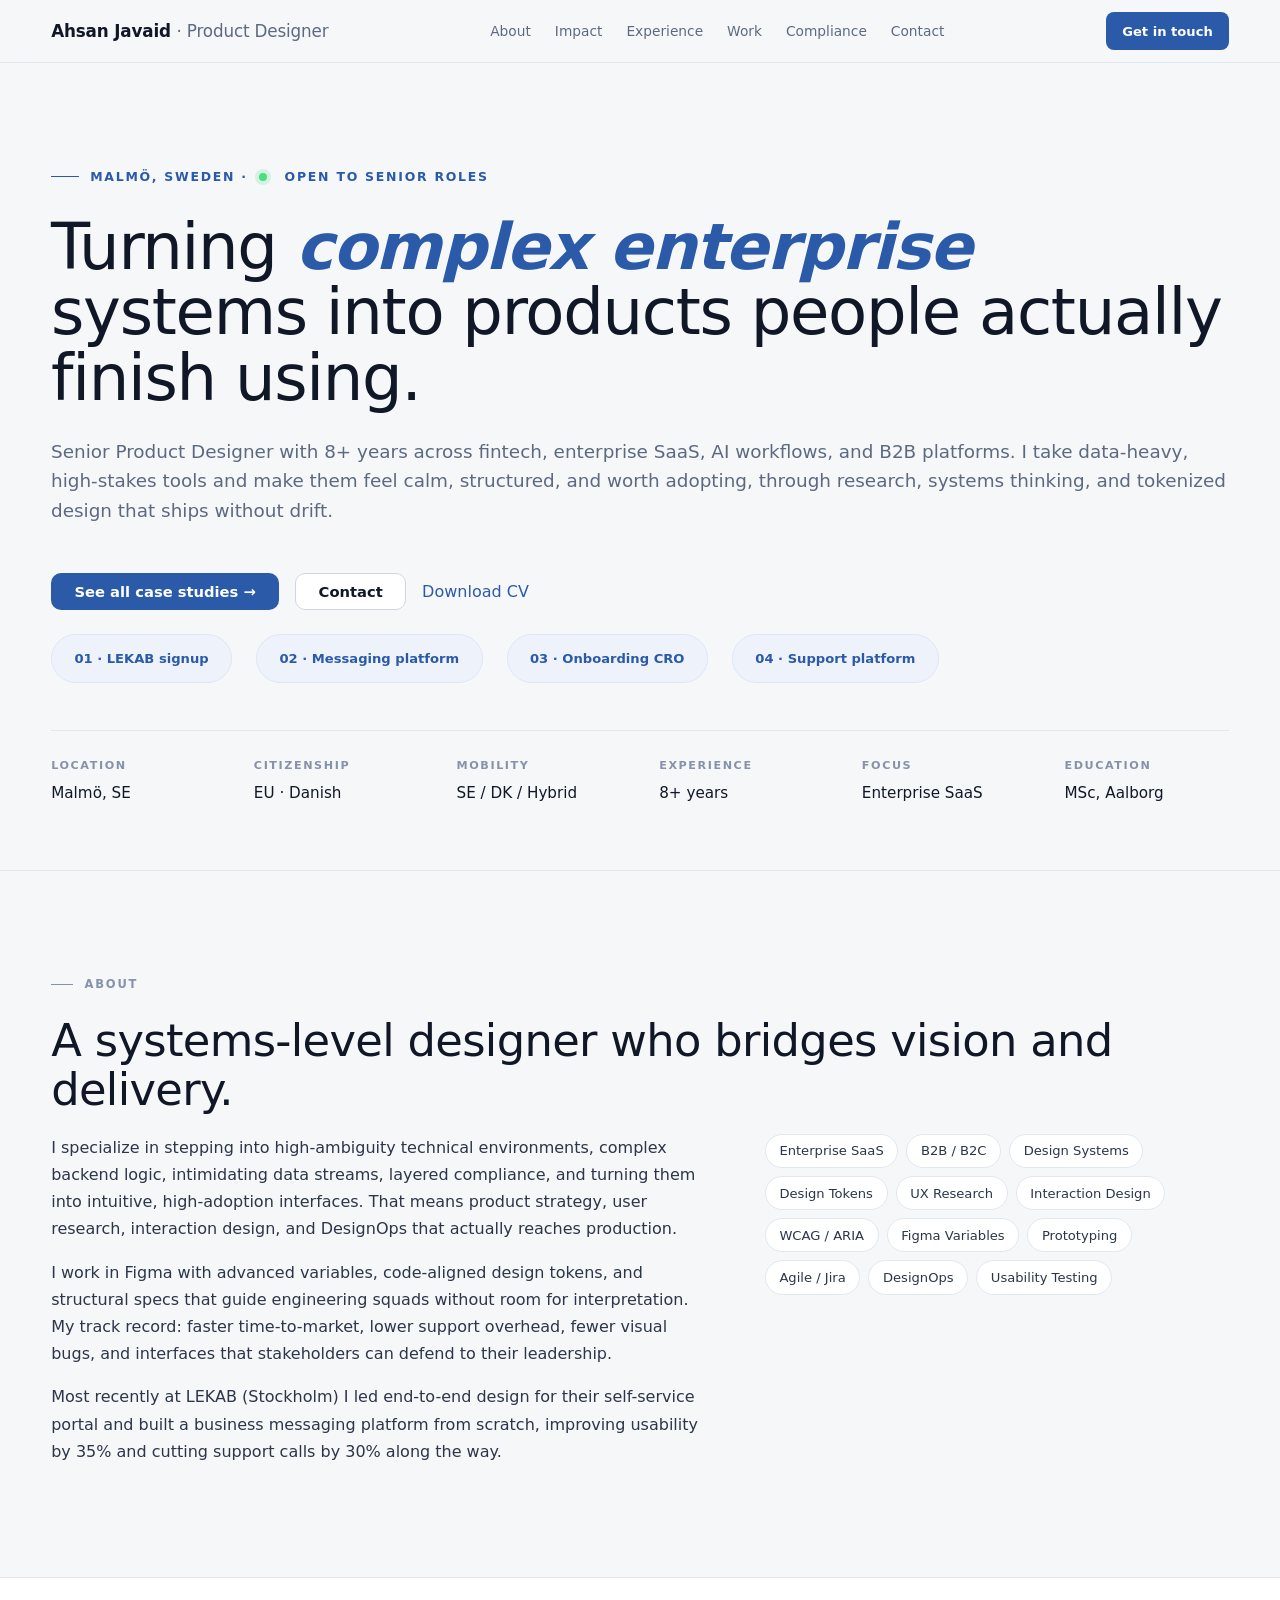
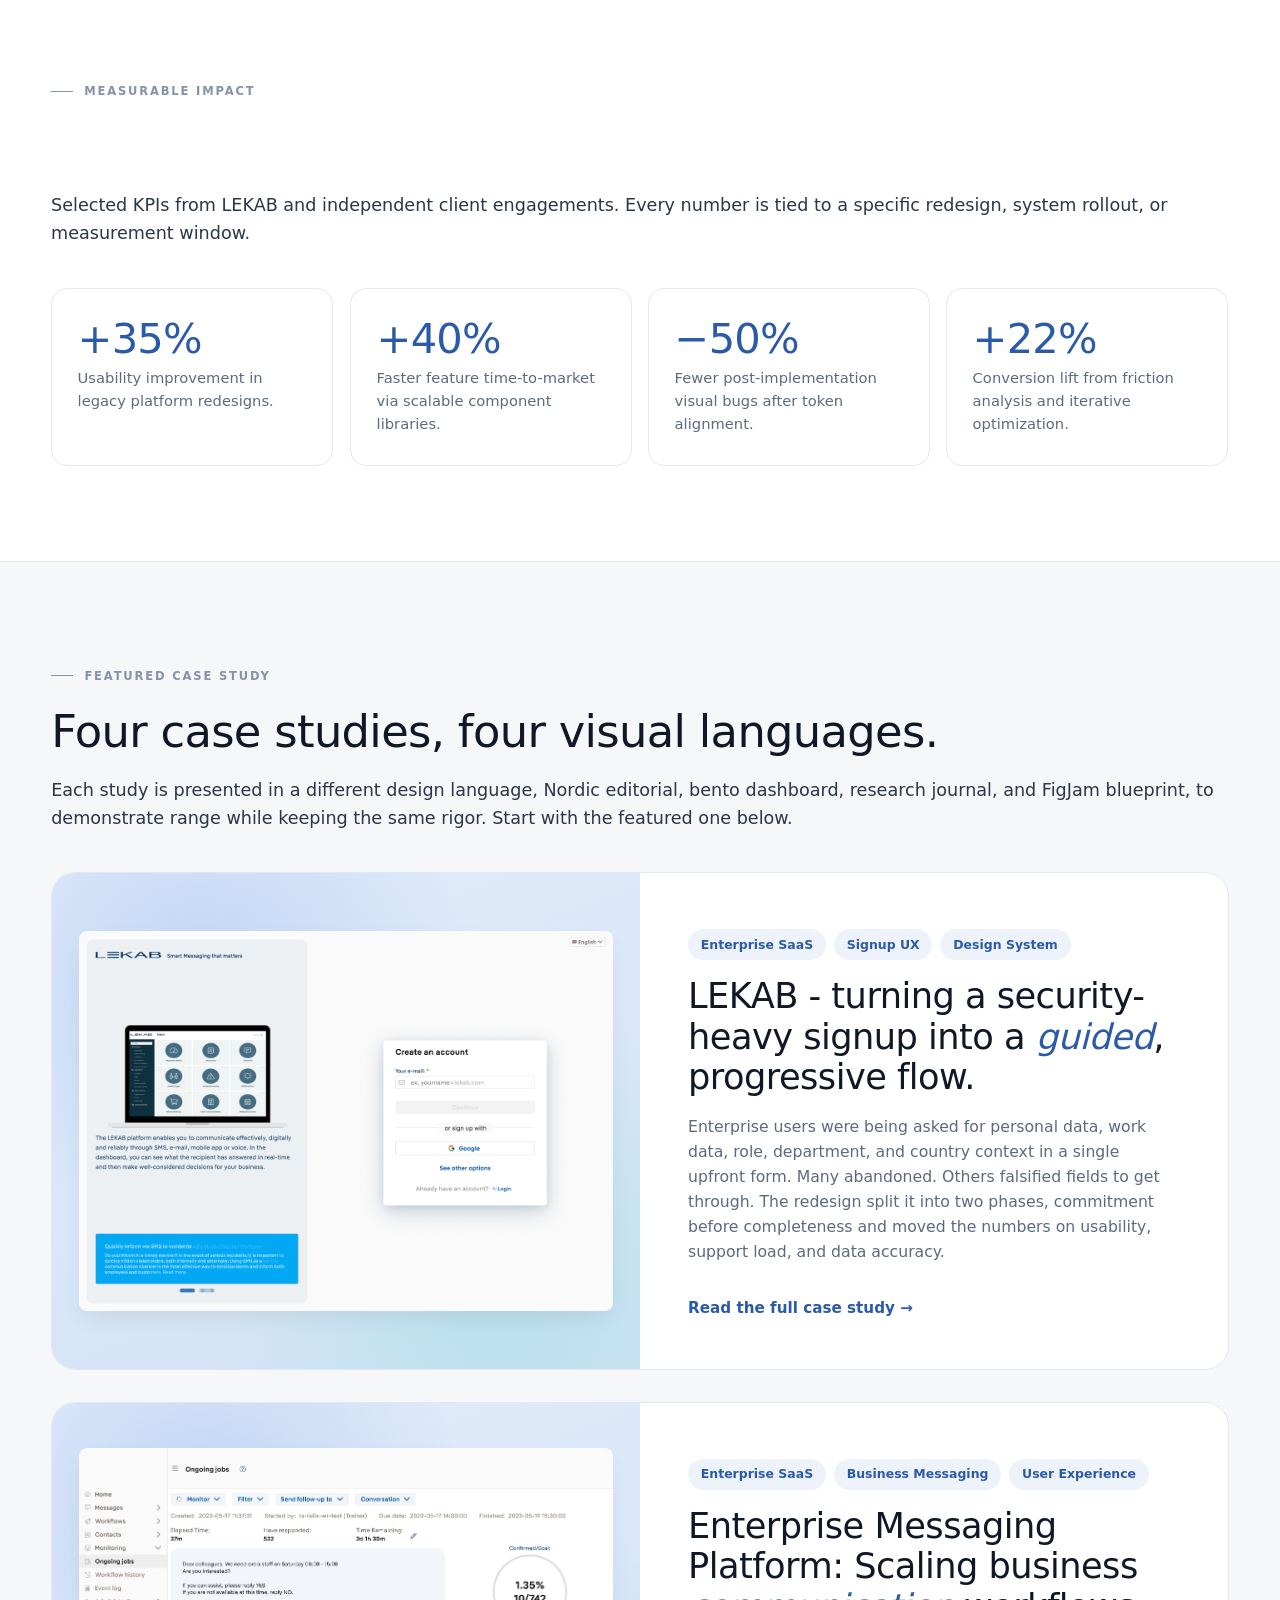
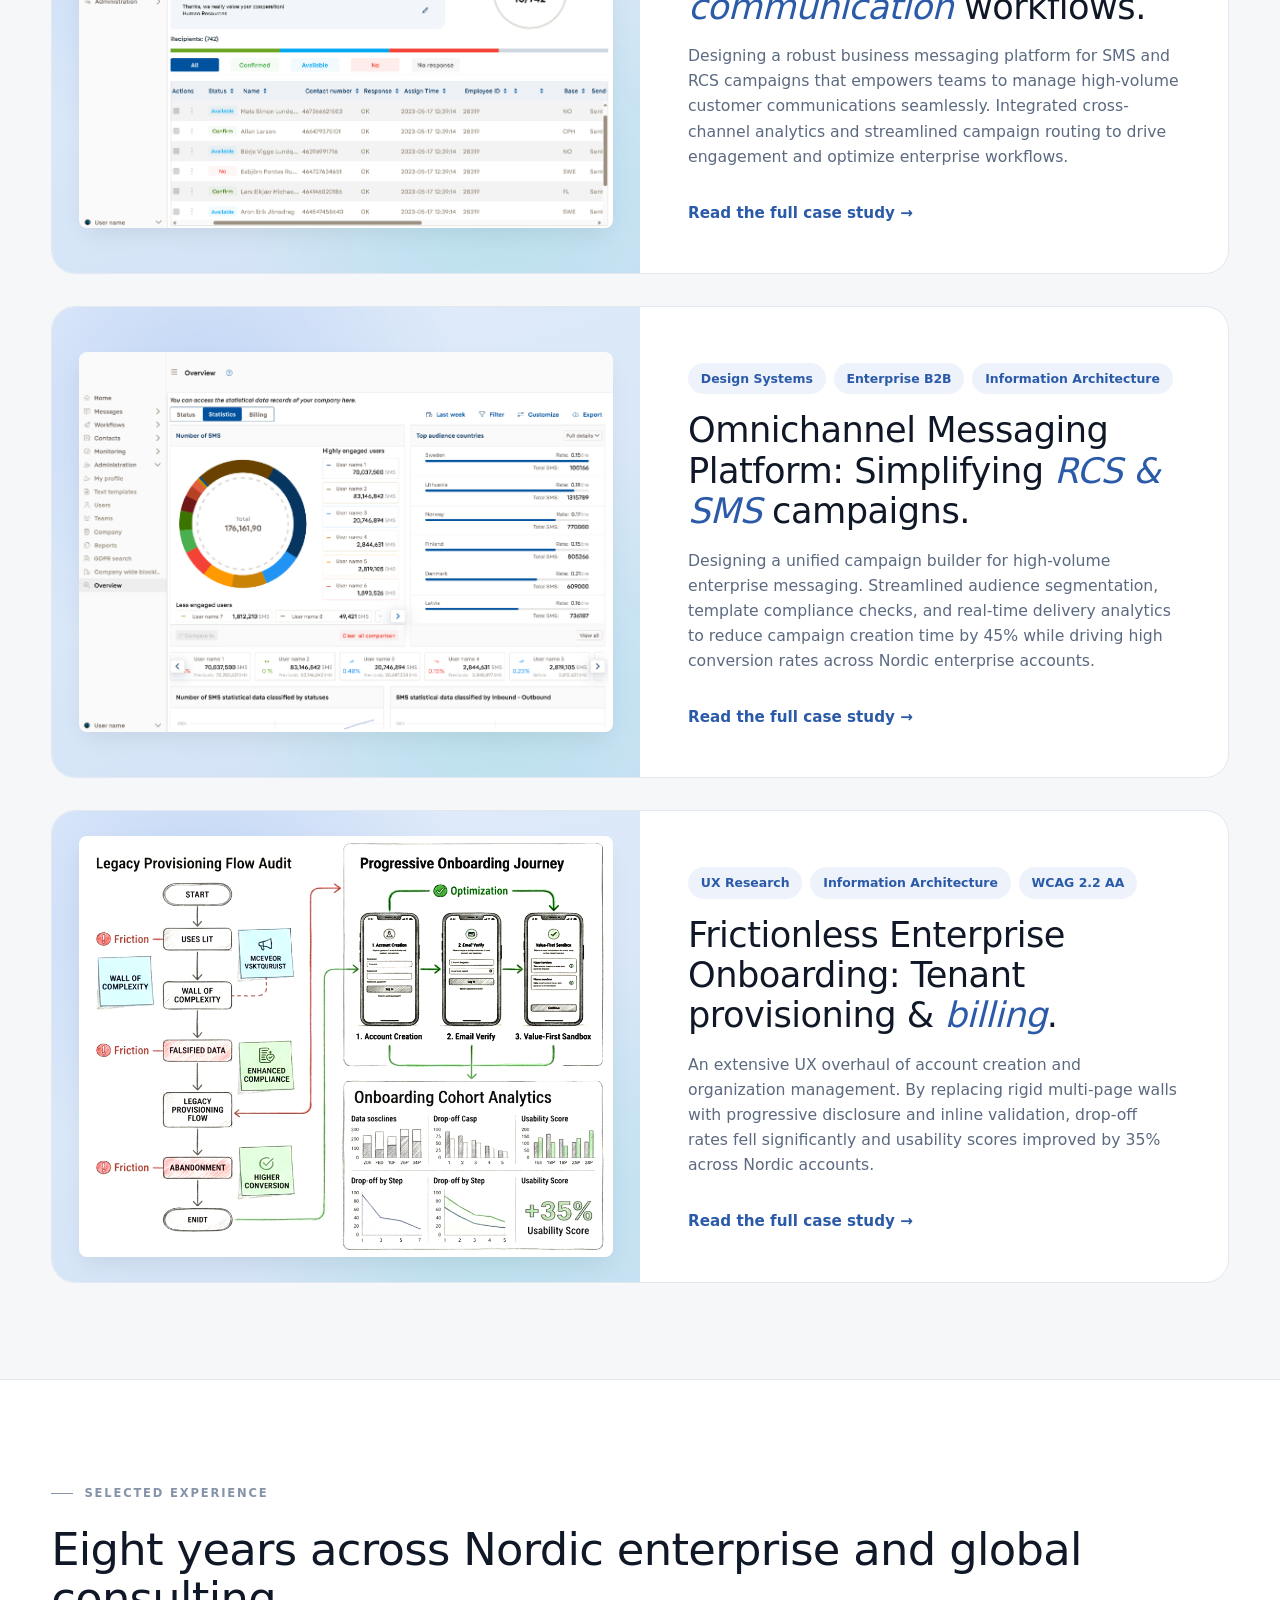
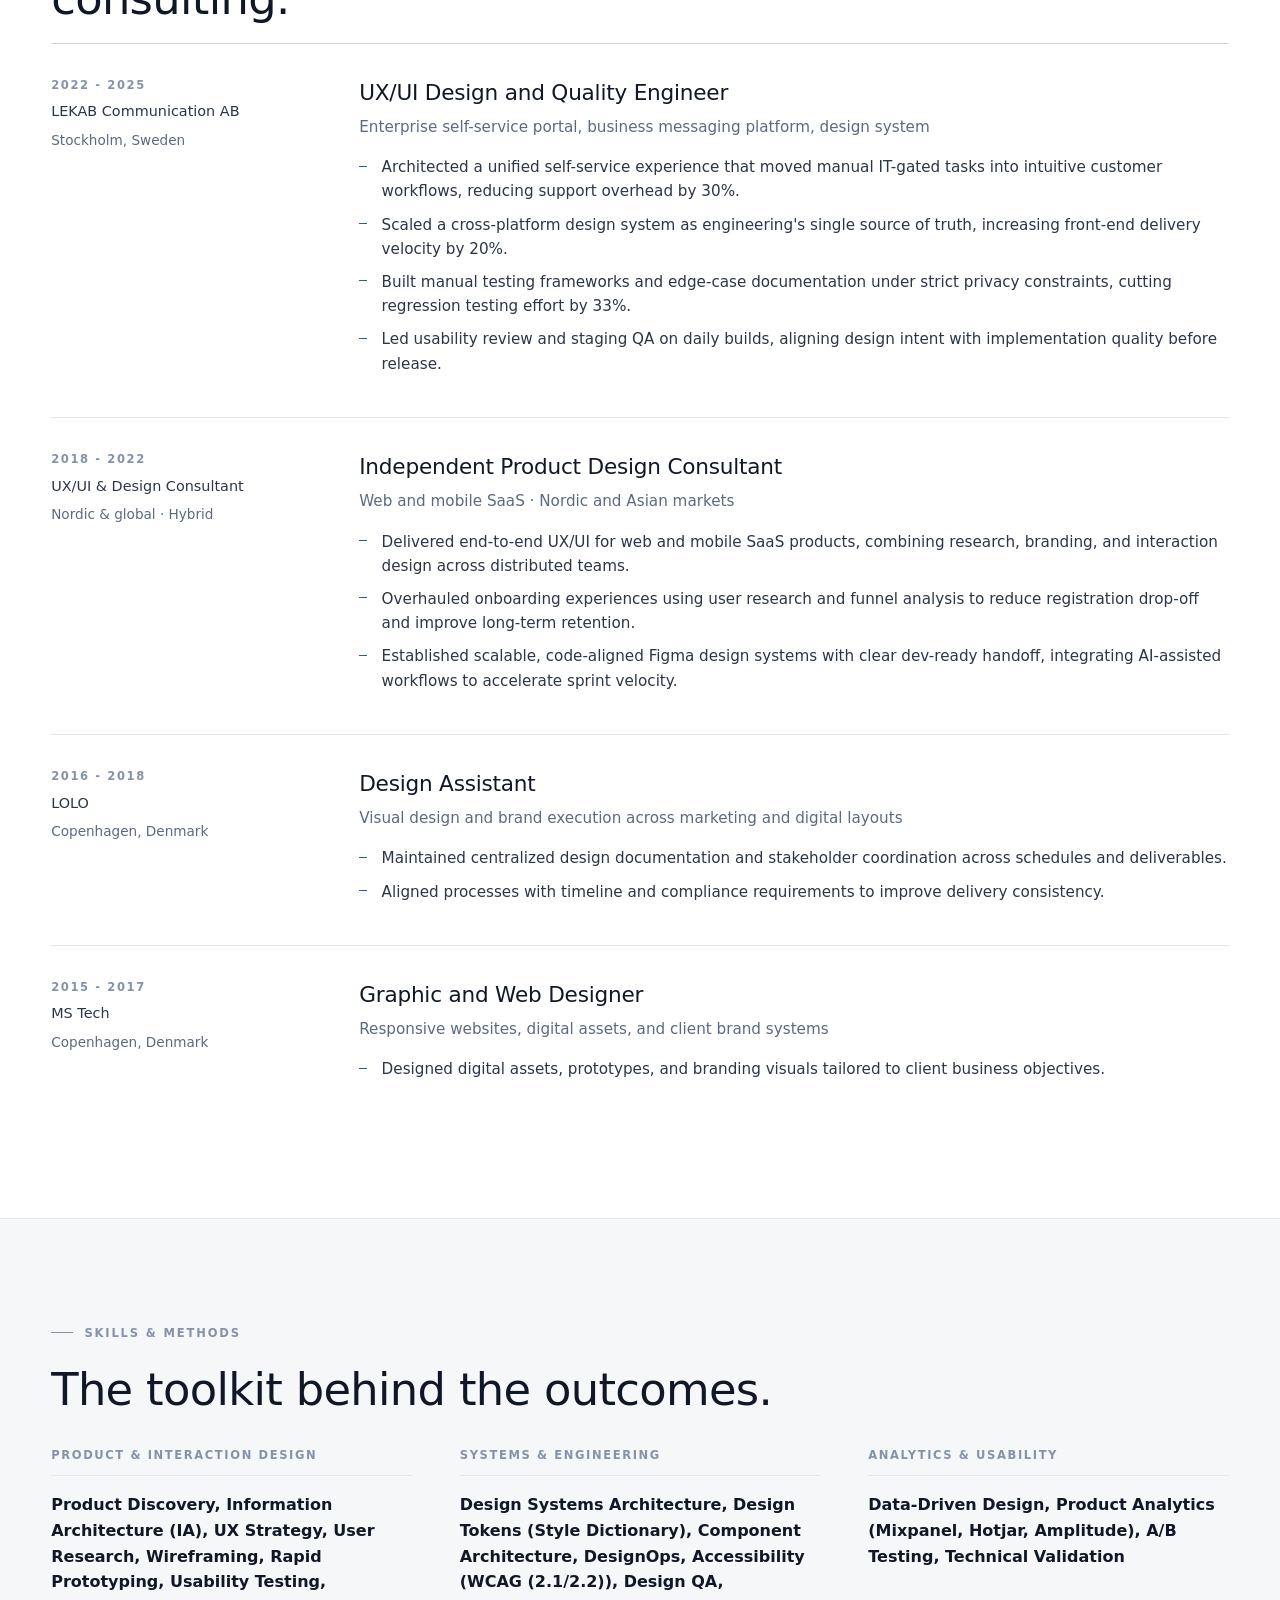
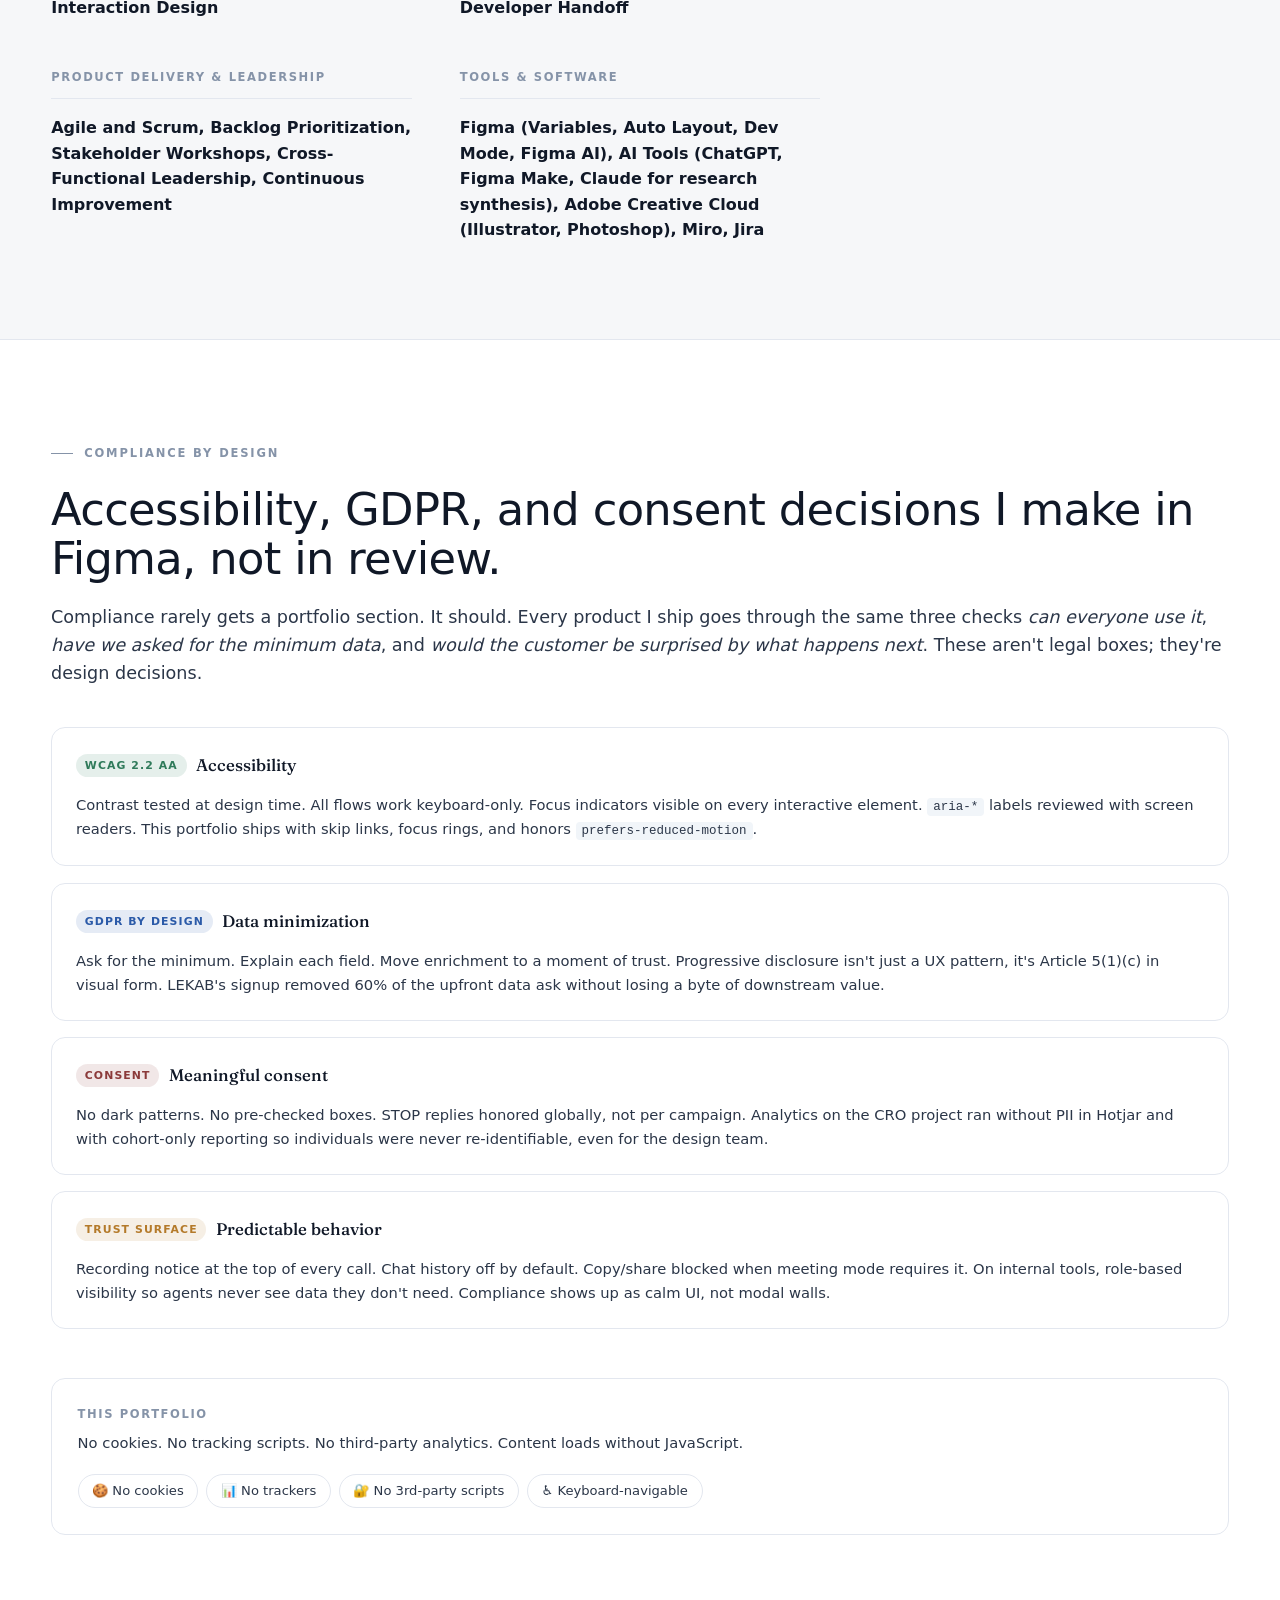
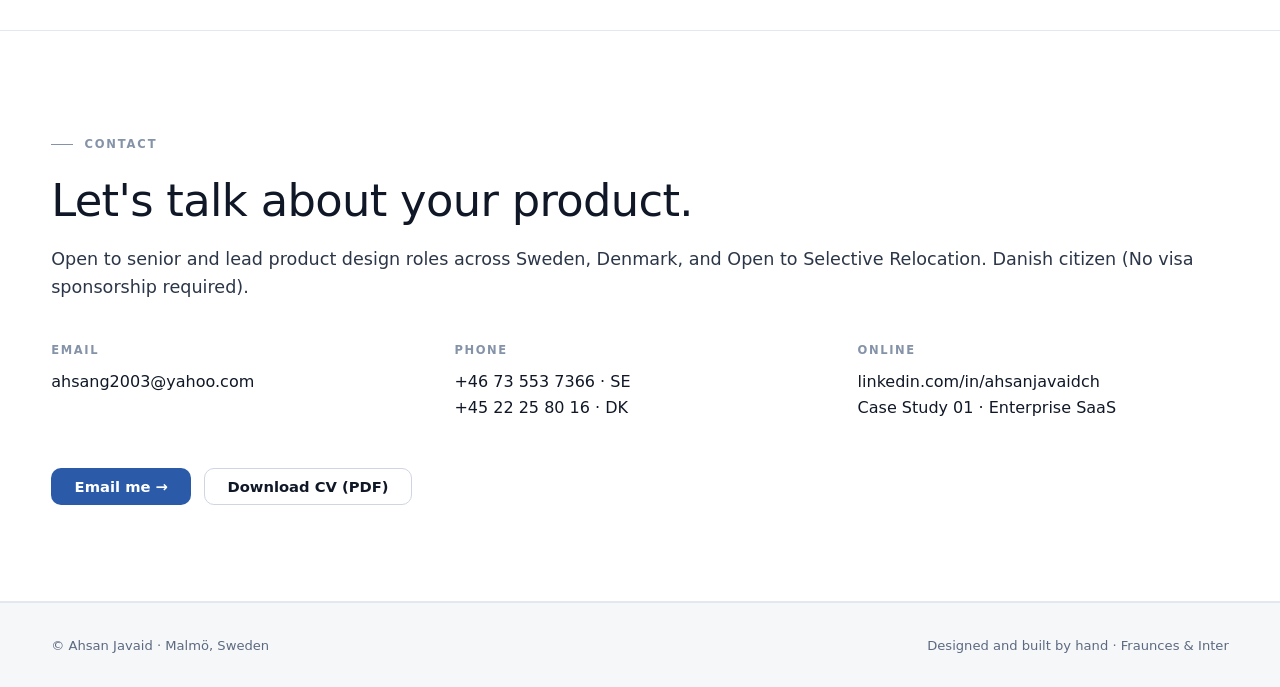
<file: index.html>
<!DOCTYPE html>
<html lang="en">
<head>
  <meta charset="UTF-8" />
  <meta name="viewport" content="width=device-width, initial-scale=1.0" />
  <title>Ahsan Javaid - Senior Product Designer · Enterprise SaaS · Nordic</title>
  <meta name="description" content="Senior Product Designer based in Malmö, Sweden. Enterprise SaaS, B2B/B2C platforms, and design systems for high-stakes workflows." />
  <link rel="preconnect" href="https://fonts.googleapis.com" />
  <link rel="preconnect" href="https://fonts.gstatic.com" crossorigin />
  <link href="https://fonts.googleapis.com/css2?family=Fraunces:opsz,wght@9..144,400;9..144,500;9..144,600;9..144,700&family=Inter:wght@400;500;600;700&display=swap" rel="stylesheet" />
  <link rel="stylesheet" href="enhancements.css" />
  <style>
    :root {
      --bg: #f6f7f9;
      --bg-tint: #eef1f6;
      --paper: #ffffff;
      --ink: #101827;
      --ink-2: #2b3648;
      --muted: #5c6a80;
      --muted-2: #8593a8;
      --line: #e3e7ef;
      --line-strong: #cfd6e2;
      --accent: #2b5aa8;
      --accent-soft: #dbe6f7;
      --accent-tint: #eef3fb;
      --ok: #2f7a5a;

      --radius-sm: 10px;
      --radius: 16px;
      --radius-lg: 24px;
      --radius-xl: 32px;

      --shadow-soft: 0 1px 2px rgba(16, 24, 39, 0.04), 0 12px 40px rgba(16, 24, 39, 0.06);
      --shadow-hero: 0 30px 80px rgba(16, 24, 39, 0.10);
    }

    * { box-sizing: border-box; }
    html { scroll-behavior: smooth; }

    body {
      margin: 0;
      font-family: "Figtree", system-ui, -apple-system, sans-serif;
      color: var(--ink);
      background: var(--bg);
      font-size: 16px;
      line-height: 1.6;
      -webkit-font-smoothing: antialiased;
    }

    .wrap { width: min(1180px, 92%); margin: 0 auto; }
    .wrap-narrow { width: min(820px, 92%); margin: 0 auto; }
    a { color: inherit; }

    /* ===== Topbar ===== */
    .topbar {
      position: sticky; top: 0; z-index: 40;
      background: rgba(246, 247, 249, 0.85);
      backdrop-filter: blur(12px);
      border-bottom: 1px solid var(--line);
    }
    .topbar-inner {
      display: flex; align-items: center; justify-content: space-between;
      min-height: 62px;
    }
    .brand {
      font-family: "Figtree", system-ui, -apple-system, sans-serif;
      font-weight: 600;
      letter-spacing: -0.01em;
      font-size: 1.05rem;
      text-decoration: none;
    }
    .brand span { color: var(--muted); font-weight: 400; }
    .nav-side { display: none; gap: 1.5rem; }
    .nav-side a { color: var(--muted); text-decoration: none; font-size: 0.86rem; font-weight: 500; }
    .nav-side a:hover { color: var(--ink); }
    .top-cta {
      background: var(--accent); color: #fff;
      padding: 0.55rem 1rem; border-radius: 8px;
      font-size: 0.82rem; font-weight: 600;
      text-decoration: none;
    }

    /* ===== Hero ===== */
    .hero {
      padding: 6rem 0 4rem;
      border-bottom: 1px solid var(--line);
    }
    .kicker {
      display: inline-flex; align-items: center; gap: 0.7rem;
      color: var(--accent);
      font-size: 0.78rem; font-weight: 600;
      letter-spacing: 0.14em; text-transform: uppercase;
      margin-bottom: 1.8rem;
    }
    .kicker::before {
      content: ""; width: 28px; height: 1px; background: var(--accent);
    }
    h1.display {
      font-family: "Figtree", system-ui, -apple-system, sans-serif;
      font-weight: 400;
      font-size: clamp(2.0rem, 5vw, 4.0rem);
      line-height: 1.02;
      letter-spacing: -0.02em;
      margin: 0 0 1.6rem;
      max-width: none;
      color: var(--ink);
    }
    h1.display em {
      font-style: italic; color: var(--accent);
      font-weight: 600;
    }
    .deck {
      font-size: 1.15rem;
      color: var(--muted);
      max-width: none;
      margin: 0 0 3rem;
      line-height: 1.6;
    }
    .hero-actions {
      display: flex; gap: 0.8rem; flex-wrap: wrap;
      margin-bottom: 3.5rem;
    }
    .btn {
      padding: 0.35rem 1.4rem;
      border-radius: 10px;
      text-decoration: none;
      font-size: 0.92rem; font-weight: 600;
      display: inline-flex; align-items: center; gap: 0.5rem;
      border: 1px solid transparent;
    }
    .btn-primary { background: var(--accent); color: #fff; }
    .btn-ghost { color: var(--ink); border-color: var(--line-strong); background: var(--paper); }

    /* Meta strip */
    .meta-strip {
      display: grid;
      grid-template-columns: repeat(2, 1fr);
      gap: 1.2rem 2.4rem;
      padding: 1.6rem 0 0;
      border-top: 1px solid var(--line);
    }
    .meta-cell strong {
      display: block;
      font-size: 0.7rem;
      font-weight: 600;
      color: var(--muted-2);
      letter-spacing: 0.14em;
      text-transform: uppercase;
      margin-bottom: 0.35rem;
    }
    .meta-cell span {
      font-size: 0.95rem;
      color: var(--ink);
      font-weight: 500;
    }

    /* ===== Sections ===== */
    section.block {
      padding: 6rem 0;
      border-bottom: 1px solid var(--line);
    }
    section.block.alt { background: var(--paper); }
    .section-label {
      display: inline-flex; align-items: center; gap: 0.7rem;
      color: var(--muted-2);
      font-size: 0.72rem; font-weight: 600;
      letter-spacing: 0.16em; text-transform: uppercase;
      margin-bottom: 1.4rem;
    }
    .section-label::before {
      content: ""; width: 22px; height: 1px; background: var(--muted-2);
    }
    h2.head {
      font-family: "Figtree", system-ui, -apple-system, sans-serif;
      font-weight: 500;
      font-size: clamp(1.8rem, 3.6vw, 2.8rem);
      line-height: 1.1;
      letter-spacing: -0.015em;
      margin: 0 0 1.2rem;
      max-width: none;
      color: var(--ink);
    }
    .lede {
      font-size: 1.1rem;
      color: var(--ink-2);
      max-width: none;
      margin: 0 0 2.5rem;
      line-height: 1.6;
    }

    /* ===== About ===== */
    .about-grid {
      display: grid;
      grid-template-columns: 1fr;
      gap: 2rem;
    }
    .about-body p {
      margin: 0 0 1rem;
      font-size: 1rem;
      color: var(--ink-2);
      line-height: 1.7;
    }
    .about-tags {
      display: flex; flex-wrap: wrap; gap: 0.5rem;
    }
    .tag {
      background: var(--paper);
      border: 1px solid var(--line);
      border-radius: 999px;
      padding: 0.35rem 0.85rem;
      font-size: 0.82rem;
      color: var(--ink-2);
      font-weight: 500;
    }

    /* ===== Impact ===== */
    .impact-grid {
      display: grid;
      grid-template-columns: repeat(2, 1fr);
      gap: 1rem;
      margin-top: 2rem;
    }
    .impact-tile {
      background: var(--paper);
      border: 1px solid var(--line);
      border-radius: var(--radius);
      padding: 1.8rem 1.6rem;
    }
    .impact-tile b {
      display: block;
      font-family: "Figtree", system-ui, -apple-system, sans-serif;
      font-size: 2.6rem;
      font-weight: 500;
      color: var(--accent);
      letter-spacing: -0.02em;
      margin-bottom: 0.5rem;
      line-height: 1;
    }
    .impact-tile p { margin: 0; color: var(--muted); font-size: 0.92rem; line-height: 1.55; }

    /* ===== Experience ===== */
    .exp-item {
      display: grid;
      grid-template-columns: 1fr;
      gap: 1rem;
      padding: 2rem 0;
      border-top: 1px solid var(--line);
    }
    .exp-item:first-of-type { border-top: 1px solid var(--line-strong); }
    .exp-side strong {
      display: block;
      font-size: 0.72rem;
      color: var(--muted-2);
      letter-spacing: 0.14em;
      text-transform: uppercase;
      font-weight: 600;
      margin-bottom: 0.4rem;
    }
    .exp-side span {
      display: block;
      color: var(--ink-2);
      font-size: 0.9rem;
      font-weight: 500;
      margin-bottom: 0.2rem;
    }
    .exp-side em {
      font-style: normal;
      color: var(--muted);
      font-size: 0.85rem;
    }
    .exp-body h3 {
      margin: 0 0 0.3rem;
      font-family: "Figtree", system-ui, -apple-system, sans-serif;
      font-weight: 500;
      font-size: 1.35rem;
      letter-spacing: -0.01em;
    }
    .exp-body .exp-role {
      color: var(--muted);
      font-size: 0.95rem;
      margin: 0 0 1rem;
    }
    .exp-body ul {
      margin: 0; padding: 0; list-style: none;
    }
    .exp-body li {
      position: relative;
      padding-left: 1.4rem;
      margin-bottom: 0.55rem;
      color: var(--ink-2);
      font-size: 0.95rem;
      line-height: 1.6;
    }
    .exp-body li::before {
      content: "";
      position: absolute; left: 0; top: 0.65rem;
      width: 8px; height: 1px; background: var(--accent);
    }

    /* ===== Skills ===== */
    .skills-grid {
      display: grid;
      grid-template-columns: 1fr;
      gap: 2rem;
      margin-top: 2rem;
    }
    .skill-col strong {
      display: block;
      font-size: 0.72rem;
      color: var(--muted-2);
      letter-spacing: 0.14em;
      text-transform: uppercase;
      font-weight: 600;
      margin-bottom: 1rem;
      padding-bottom: 0.7rem;
      border-bottom: 1px solid var(--line);
    }
    .skill-col ul { margin: 0; padding: 0; list-style: none; }
    .skill-col li {
      padding: 0.55rem 0;
      color: var(--ink-2);
      font-size: 0.95rem;
      border-bottom: 1px dashed var(--line);
    }
    .skill-col li:last-child { border-bottom: none; }
    .skill-col li b { color: var(--ink); font-weight: 600; }

    /* ===== Featured case study ===== */
/* ===== Featured case study ===== */
.feature-card {
    display: grid;
    grid-template-columns: 1fr;
    gap: 0;
    background: var(--paper);
    border: 1px solid var(--line);
    border-radius: var(--radius-lg);
    overflow: hidden;
    margin-top: 2rem;
}

@media (min-width: 768px) {
    .feature-card {
        grid-template-columns: 1.1fr 0.9fr;
    }
}

.feature-visual {
    background: linear-gradient(160deg, var(--bg-tint) 0%, #dfe6f2 100%);
    padding: 1.5rem;
    display: flex; 
    align-items: center;
    justify-content: center;
    min-height: 320px;
    overflow: hidden;
}

.feature-visual a {
    display: flex;
    justify-content: center;
    align-items: center;
    width: 100%;
    height: 100%;
}

.feature-visual img {
    width: 99%;
    max-width: 99%;
    height: auto;
    max-height: 100%;
    object-fit: contain;
    display: block;
    border-radius: 8px;
    box-shadow: 0 10px 25px -5px rgba(0, 0, 0, 0.08);
    image-rendering: -webkit-optimize-contrast;
}

.feature-copy {
    padding: 2.4rem 2rem;
    display: flex; 
    flex-direction: column;
    justify-content: center;
    gap: 1rem;
}

.feature-copy h3 {
    margin: 0;
    font-family: "Figtree", system-ui, -apple-system, sans-serif;
    font-weight: 500;
    font-size: clamp(1.5rem, 3vw, 2.2rem);
    line-height: 1.15;
    letter-spacing: -0.015em;
}

.feature-copy h3 em { 
    color: var(--accent); 
    font-style: italic; 
    font-weight: 400; 
}

.feature-copy p {
    margin: 0;
    color: var(--muted);
    font-size: 0.98rem;
    line-height: 1.6;
}

.feature-meta {
    display: flex; 
    flex-wrap: wrap; 
    gap: 0.5rem;
    margin-top: 0.5rem;
}

.feature-chip {
    background: var(--accent-tint);
    color: var(--accent);
    padding: 0.35rem 0.8rem;
    border-radius: 999px;
    font-size: 0.78rem;
    font-weight: 600;
}

.feature-link {
    margin-top: 1rem;
    color: var(--accent);
    font-weight: 600;
    font-size: 0.95rem;
    text-decoration: none;
    display: inline-flex; 
    align-items: center; 
    gap: 0.4rem;
    align-self: flex-start;
}

.feature-link:hover { 
    text-decoration: underline; 
}

    /* CSS phone for feature visual */
    .phone {
      width: 240px;
      aspect-ratio: 9 / 19.5;
      background: #0f1a2b;
      border-radius: 38px;
      padding: 10px;
      box-shadow: 0 30px 60px rgba(16, 24, 39, 0.18), 0 8px 20px rgba(16, 24, 39, 0.08);
      position: relative;
    }
    .phone::before {
      content: "";
      position: absolute; top: 14px; left: 50%; transform: translateX(-50%);
      width: 84px; height: 20px; background: #0a1220; border-radius: 12px; z-index: 2;
    }
    .phone-screen {
      width: 100%; height: 100%;
      background: var(--paper);
      border-radius: 30px;
      overflow: hidden;
      position: relative;
      display: flex; flex-direction: column;
    }
    .status-bar {
      height: 40px;
      display: flex; align-items: center; justify-content: space-between;
      padding: 0 24px 0 22px;
      font-size: 0.7rem; font-weight: 600; color: var(--ink);
    }
    .app-body {
      padding: 0.5rem 1rem 1rem;
      display: flex; flex-direction: column; gap: 0.6rem; flex: 1;
    }
    .app-crumb { font-size: 0.58rem; color: var(--muted-2); letter-spacing: 0.1em; text-transform: uppercase; font-weight: 600; }
    .app-title { font-family: "Figtree", system-ui, -apple-system, sans-serif; font-size: 1rem; font-weight: 500; line-height: 1.15; letter-spacing: -0.01em; }
    .progress { display: flex; gap: 4px; margin: 0.2rem 0 0.4rem; }
    .progress i { flex: 1; height: 3px; border-radius: 2px; background: var(--line); display: block; }
    .progress i.on { background: var(--accent); }
    .field {
      background: var(--bg-tint);
      border: 1px solid var(--line);
      border-radius: 10px;
      padding: 0.5rem 0.65rem;
      font-size: 0.62rem;
    }
    .field b { display: block; font-size: 0.52rem; color: var(--muted); font-weight: 600; letter-spacing: 0.06em; text-transform: uppercase; margin-bottom: 0.2rem; }
    .field.focus { border-color: var(--accent); background: var(--accent-tint); }
    .btn-primary-mini {
      margin-top: auto;
      background: var(--accent); color: #fff;
      border-radius: 10px; text-align: center;
      padding: 0.65rem; font-size: 0.7rem; font-weight: 600;
    }

    /* ===== Selected work grid ===== */
    .work-grid {
      display: grid;
      grid-template-columns: 1fr;
      gap: 1.6rem;
      margin-top: 2.5rem;
    }
    .work-card {
      background: var(--paper);
      border: 1px solid var(--line);
      border-radius: var(--radius);
      padding: 1.6rem 1.6rem 1.4rem;
      display: flex; flex-direction: column; gap: 0.6rem;
      text-decoration: none;
      color: inherit;
      transition: border-color 0.2s ease, transform 0.2s ease;
    }
    .work-card:hover {
      border-color: var(--accent-soft);
      transform: translateY(-2px);
    }
    .work-card .work-tag {
      color: var(--muted-2);
      font-size: 0.72rem;
      letter-spacing: 0.12em;
      text-transform: uppercase;
      font-weight: 600;
    }
    .work-card h3 {
      margin: 0;
      font-family: "Figtree", system-ui, -apple-system, sans-serif;
      font-weight: 500;
      font-size: 1.25rem;
      letter-spacing: -0.01em;
    }
    .work-card p {
      margin: 0;
      color: var(--muted);
      font-size: 0.92rem;
      line-height: 1.55;
    }
    .work-card .work-status {
      margin-top: auto;
      font-size: 0.82rem;
      color: var(--muted-2);
      font-weight: 500;
    }
    .work-card.available .work-status { color: var(--accent); }

    /* ===== Contact ===== */
    .contact-grid {
      display: grid;
      grid-template-columns: 1fr;
      gap: 2rem;
      margin-top: 2rem;
    }
    .contact-cell strong {
      display: block; font-size: 0.72rem; letter-spacing: 0.14em;
      text-transform: uppercase; color: var(--muted-2);
      font-weight: 600; margin-bottom: 0.6rem;
    }
    .contact-cell a, .contact-cell span {
      display: block;
      color: var(--ink);
      text-decoration: none;
      font-size: 1rem;
      line-height: 1.6;
    }
    .contact-cell a:hover { color: var(--accent); }

    /* ===== Footer ===== */
    .foot {
      padding: 2rem 0;
      color: var(--muted); font-size: 0.82rem;
      background: var(--bg);
      border-top: 1px solid var(--line);
    }
    .foot-inner { display: flex; justify-content: space-between; flex-wrap: wrap; gap: 1rem; }

    /* ===== Beauty featured phone (LEKAB micro-preview) ===== */
    .feature-visual .phone {
      width: 260px;
      background: linear-gradient(160deg, #101a2f, #050a17);
      border-radius: 42px;
      padding: 9px;
      box-shadow:
        0 40px 90px rgba(11, 21, 45, 0.28),
        0 12px 30px rgba(11, 21, 45, 0.14),
        inset 0 0 0 1.5px rgba(255,255,255,0.05);
    }
    .feature-visual .phone::before {
      width: 84px; height: 22px; background: #030710;
      box-shadow: inset 0 0 0 1px rgba(255,255,255,0.04);
    }
    .feature-visual .phone-screen {
      background: linear-gradient(180deg, #fbfcff, #f4f7fc);
      border-radius: 33px;
    }
    .feature-visual .status-bar {
      height: 42px;
      padding: 0 22px 0 18px;
      font-weight: 700;
      font-size: 0.72rem;
      color: #0f1a2b;
      display: flex; align-items: center; justify-content: space-between;
    }
    .feature-visual .rside { display: inline-flex; align-items: center; gap: 5px; }
    .feature-visual .app-body {
      padding: 0.7rem 1rem 0.9rem;
      display: flex; flex-direction: column; gap: 0.6rem;
    }
    .feature-visual .mini-logo {
      display: inline-flex; align-items: center; gap: 6px;
      font-family: "Figtree", system-ui, -apple-system, sans-serif;
      font-weight: 600;
      font-size: 0.82rem;
      color: #0b3a7e;
      letter-spacing: -0.01em;
    }
    .feature-visual .mini-logo::before {
      content: "";
      width: 18px; height: 18px;
      border-radius: 6px;
      background: linear-gradient(135deg, #0b57d0 0%, #2b8ce6 50%, #10cbb1 100%);
      box-shadow: 0 3px 8px rgba(11, 87, 208, 0.25);
    }
    .feature-visual .mini-greet {
      font-family: "Figtree", system-ui, -apple-system, sans-serif;
      font-weight: 500;
      font-size: 1.05rem;
      letter-spacing: -0.02em;
      line-height: 1.05;
      color: #0f1a2b;
      margin-top: 0.15rem;
    }
    .feature-visual .mini-greet em {
      font-style: italic;
      color: #0b57d0;
      font-weight: 400;
    }
    .feature-visual .mini-sub {
      font-size: 0.6rem;
      color: #5c6a80;
      line-height: 1.35;
    }
    .feature-visual .mini-progress {
      display: flex; align-items: center; gap: 6px;
      font-size: 0.56rem;
      color: #5c6a80;
      letter-spacing: 0.05em;
      text-transform: uppercase;
      font-weight: 600;
    }
    .feature-visual .mini-progress .track {
      flex: 1;
      height: 3px;
      background: #e3e7ef;
      border-radius: 2px;
      position: relative;
      overflow: hidden;
    }
    .feature-visual .mini-progress .track i {
      position: absolute;
      inset: 0 40% 0 0;
      background: linear-gradient(90deg, #0b57d0, #10cbb1);
      border-radius: 2px;
    }
    .feature-visual .m-in {
      display: grid;
      grid-template-columns: 18px 1fr auto;
      gap: 7px;
      align-items: center;
      background: #ffffff;
      border: 1.2px solid #e0e6f0;
      border-radius: 10px;
      padding: 0.45rem 0.55rem;
    }
    .feature-visual .m-in.on {
      border-color: #0b57d0;
      box-shadow: 0 0 0 3px rgba(11, 87, 208, 0.08);
      background: #fbfdff;
    }
    .feature-visual .m-in .icn { color: #8593a8; display: flex; }
    .feature-visual .m-in .val { display: flex; flex-direction: column; gap: 1px; overflow: hidden; }
    .feature-visual .m-in .val b {
      font-size: 0.5rem;
      color: #8593a8;
      letter-spacing: 0.08em;
      text-transform: uppercase;
      font-weight: 700;
    }
    .feature-visual .m-in .val span {
      font-size: 0.7rem;
      color: #0f1a2b;
      font-weight: 500;
      overflow: hidden;
      text-overflow: ellipsis;
      white-space: nowrap;
    }
    .feature-visual .m-in .ok {
      color: #059669; display: flex;
    }
    .feature-visual .m-strength {
      display: grid; grid-template-columns: repeat(4, 1fr); gap: 3px;
      padding: 0 0.55rem;
    }
    .feature-visual .m-strength i { height: 3px; border-radius: 2px; background: #e3e7ef; }
    .feature-visual .m-strength i.w { background: #ef4444; }
    .feature-visual .m-strength i.m { background: #f59e0b; }
    .feature-visual .m-strength i.g { background: #10cbb1; }
    .feature-visual .m-lbl {
      display: flex; justify-content: space-between; align-items: center;
      font-size: 0.55rem; color: #10cbb1; font-weight: 700;
      letter-spacing: 0.04em;
      padding: 0 0.55rem;
    }
    .feature-visual .m-lbl span:last-child { color: #8593a8; }
    .feature-visual .m-cta {
      background: linear-gradient(135deg, #0b57d0 0%, #1372e0 50%, #10a1d0 100%);
      color: #fff;
      border-radius: 10px;
      padding: 0.62rem;
      text-align: center;
      font-size: 0.7rem;
      font-weight: 600;
      box-shadow: 0 6px 16px rgba(11, 87, 208, 0.28), inset 0 1px 0 rgba(255,255,255,0.25);
      position: relative;
      overflow: hidden;
      margin-top: 0.15rem;
    }
    .feature-visual .m-cta::after {
      content: "";
      position: absolute; top: 0; left: -30%;
      width: 30%; height: 100%;
      background: linear-gradient(90deg, transparent, rgba(255,255,255,0.35), transparent);
      transform: skewX(-20deg);
      animation: sheen-mini 3.5s ease-in-out infinite;
    }
    @keyframes sheen-mini {
      0%, 60%, 100% { left: -30%; }
      80% { left: 130%; }
    }
    .feature-visual .socials-mini {
      display: grid; grid-template-columns: repeat(3, 1fr); gap: 5px;
    }
    .feature-visual .soc-mini {
      background: #ffffff;
      border: 1.2px solid #e0e6f0;
      border-radius: 9px;
      padding: 0.4rem 0;
      display: flex; align-items: center; justify-content: center;
    }
    .feature-visual .m-divider {
      display: flex; align-items: center; gap: 7px;
      color: #b0bacb;
      font-size: 0.52rem;
      letter-spacing: 0.06em;
      font-weight: 600;
      text-transform: uppercase;
      margin: 0.1rem 0;
    }
    .feature-visual .m-divider::before,
    .feature-visual .m-divider::after {
      content: ""; flex: 1; height: 1px; background: #e3e7ef;
    }
    .feature-visual .m-trust {
      display: inline-flex; align-items: center; gap: 4px;
      background: #ecfdf5;
      color: #059669;
      padding: 2px 7px;
      border-radius: 999px;
      font-size: 0.52rem;
      font-weight: 700;
      letter-spacing: 0.03em;
      width: fit-content;
    }
    @media (prefers-reduced-motion: reduce) {
      .feature-visual .m-cta::after { animation: none; display: none; }
    }

    /* Warmer stage gradient behind the featured phone */
    .feature-visual {
      background:
        radial-gradient(circle at 25% 20%, rgba(11, 87, 208, 0.14), transparent 45%),
        radial-gradient(circle at 75% 80%, rgba(16, 203, 177, 0.14), transparent 45%),
        linear-gradient(160deg, #e2ecfb 0%, #d0e2f5 100%);
    }

    /* ===== Responsive ===== */
    @media (min-width: 720px) {
      .nav-side { display: flex; }
      .meta-strip { grid-template-columns: repeat(3, 1fr); }
      .impact-grid { grid-template-columns: repeat(4, 1fr); }
      .work-grid { grid-template-columns: repeat(2, 1fr); gap: 1.4rem; }
      .contact-grid { grid-template-columns: repeat(3, 1fr); }
    }
    @media (min-width: 960px) {
      .meta-strip { grid-template-columns: repeat(6, 1fr); }
      .about-grid { grid-template-columns: 1.4fr 1fr; gap: 4rem; }
      .exp-item { grid-template-columns: 260px 1fr; gap: 3rem; }
      .skills-grid { grid-template-columns: repeat(3, 1fr); gap: 3rem; }
      .feature-card { grid-template-columns: 1fr 1fr; }
      .feature-visual { min-height: 420px; }
      .feature-copy { padding: 3rem; justify-content: center; }
    }
    @media (max-width: 720px) {
      .feature-visual { padding: 2.5rem 1.5rem 2rem; min-height: unset; }
      .feature-copy { padding: 2rem 1.5rem; }
      .feature-visual .phone { width: 220px; }
      .impact-grid { grid-template-columns: repeat(2, 1fr); gap: 1rem; }
      .impact-tile { padding: 1.4rem 1.2rem; }
      .impact-tile b { font-size: 2rem; }
      .contact-grid { gap: 1.5rem; }
      .hero { padding: 4rem 0 3rem; }
      .hero-actions { gap: 0.6rem; }
      .btn { padding: 0.75rem 1.15rem; font-size: 0.9rem; }
      .meta-strip { gap: 1rem 1.6rem; padding: 1.2rem 0 0; }
      .compliance-panel { gap: 1rem; }
      .comp-tile { padding: 1.2rem; }
    }
    @media (max-width: 480px) {
      .hero { padding: 3rem 0 2rem; }
      section.block { padding: 3.5rem 0; }
      .exp-item { padding: 1.6rem 0; gap: 0.7rem; }
      .top-cta { padding: 0.45rem 0.8rem; font-size: 0.76rem; }
      .brand { font-size: 0.95rem; }
      .impact-grid { grid-template-columns: 1fr; }
      .work-grid { gap: 1.2rem; }
      .work-card { padding: 1.3rem; }
      .feature-visual { padding: 2rem 1rem 1.6rem; }
      .feature-copy { padding: 1.6rem 1.3rem; }
      .feature-visual .phone { width: 200px; padding: 8px; border-radius: 34px; }
      .feature-visual .phone-screen { border-radius: 27px; }
      .feature-visual .app-body { padding: 0.55rem 0.75rem 0.75rem; gap: 0.4rem; }
      .feature-visual .mini-greet { font-size: 0.92rem; }
      .feature-visual .mini-sub { font-size: 0.55rem; }
      .feature-visual .socials-mini { gap: 4px; }
      h1.display { font-size: 2.2rem; }
    }
.hero-actions {
    display: flex;
    align-items: center;
    flex-wrap: nowrap; /* Keeps items on a single line */
    gap: 1rem;
}

.cv-download-link {
    text-decoration: none !important;
}

.btn-link {
    background: none;
    border: none;
    padding: 0;
    color: var(--accent, #2563eb);
    font: inherit;
    cursor: pointer;
    text-decoration: none !important;
}

.cv-download-link:hover .btn-link {
    text-decoration: underline !important;
}
  </style>
</head>
<body>

  <header class="topbar">
    <div class="wrap topbar-inner">
      <a class="brand" href="#top">Ahsan Javaid <span>· Product Designer</span></a>
      <nav class="nav-side">
        <a href="#about">About</a>
        <a href="#impact">Impact</a>
        <a href="#experience">Experience</a>
        <a href="#work">Work</a>
        <a href="#compliance">Compliance</a>
        <a href="#contact">Contact</a>
      </nav>
      <a class="top-cta" href="mailto:ahsang2003@yahoo.com">Get in touch</a>
    </div>
  </header>

  <main id="main">
  <!-- ============ HERO ============ -->
  <section class="hero" id="top">
    <div class="wrap">
      <div class="kicker reveal">Malmö, Sweden · <span class="pulse-dot" aria-hidden="true"></span>Open to senior roles</div>
        <h1 class="display reveal d1">
        Turning <em>complex enterprise</em> systems into products people actually finish using.
      </h1>
      <p class="deck reveal d2">
        Senior Product Designer with 8+ years across fintech, enterprise SaaS, AI workflows, and B2B
        platforms. I take data-heavy, high-stakes tools and make them feel calm, structured, and worth
        adopting, through research, systems thinking, and tokenized design that ships without drift.
      </p>

      <div class="hero-actions reveal d3">
        <a class="btn btn-primary" href="#work">See all case studies →</a>
        <a class="btn btn-ghost" href="#contact">Contact</a>
        <a href="CV-M-AhsanJavaid.pdf" download class="cv-download-link">
        <button type="button" class="btn btn-link">Download CV</button>
        </a>
      </div>

      <div class="reveal d4" style="display: flex; flex-wrap: wrap; gap: 1.5rem; margin: -2rem 0 3rem;" aria-label="Quick links to each case study">
        <a href="case-study-lekab.html" style="display: inline-flex; align-items: center; gap: 0.4rem; padding: 0.8rem 1.4rem; background: var(--accent-tint); color: var(--accent); border-radius: 999px; font-size: 0.82rem; font-weight: 600; text-decoration: none; border: 1px solid var(--accent-soft);">01 · LEKAB signup</a>
        <a href="case-study-messaging.html" style="display: inline-flex; align-items: center; gap: 0.4rem; padding: 0.8rem 1.4rem; background: var(--accent-tint); color: var(--accent); border-radius: 999px; font-size: 0.82rem; font-weight: 600; text-decoration: none; border: 1px solid var(--accent-soft);">02 · Messaging platform</a>
        <a href="case-study-onboarding.html" style="display: inline-flex; align-items: center; gap: 0.4rem; padding: 0.8rem 1.4rem; background: var(--accent-tint); color: var(--accent); border-radius: 999px; font-size: 0.82rem; font-weight: 600; text-decoration: none; border: 1px solid var(--accent-soft);">03 · Onboarding CRO</a>
        <a href="case-study-support.html" style="display: inline-flex; align-items: center; gap: 0.4rem; padding: 0.8rem 1.4rem; background: var(--accent-tint); color: var(--accent); border-radius: 999px; font-size: 0.82rem; font-weight: 600; text-decoration: none; border: 1px solid var(--accent-soft);">04 · Support platform</a>
      </div>

      <div class="meta-strip">
        <div class="meta-cell"><strong>Location</strong><span>Malmö, SE</span></div>
        <div class="meta-cell"><strong>Citizenship</strong><span>EU · Danish</span></div>
        <div class="meta-cell"><strong>Mobility</strong><span>SE / DK / Hybrid</span></div>
        <div class="meta-cell"><strong>Experience</strong><span>8+ years</span></div>
        <div class="meta-cell"><strong>Focus</strong><span>Enterprise SaaS</span></div>
        <div class="meta-cell"><strong>Education</strong><span>MSc, Aalborg</span></div>
      </div>
    </div>
  </section>

  <!-- ============ ABOUT ============ -->
  <section class="block" id="about">
    <div class="wrap">
      <div class="section-label">About</div>
      <h2 class="head">A systems-level designer who bridges vision and delivery.</h2>

      <div class="about-grid">
        <div class="about-body">
          <p>
            I specialize in stepping into high-ambiguity technical environments, complex backend logic,
            intimidating data streams, layered compliance, and turning them into intuitive, high-adoption
            interfaces. That means product strategy, user research, interaction design, and DesignOps
            that actually reaches production.
          </p>
          <p>
            I work in Figma with advanced variables, code-aligned design tokens, and structural specs
            that guide engineering squads without room for interpretation. My track record: faster
            time-to-market, lower support overhead, fewer visual bugs, and interfaces that stakeholders
            can defend to their leadership.
          </p>
          <p>
            Most recently at LEKAB (Stockholm) I led end-to-end design for their self-service portal and
            built a business messaging platform from scratch, improving usability by 35% and cutting
            support calls by 30% along the way.
          </p>
        </div>
        <div>
          <div class="about-tags">
            <span class="tag">Enterprise SaaS</span>
            <span class="tag">B2B / B2C</span>
            <span class="tag">Design Systems</span>
            <span class="tag">Design Tokens</span>
            <span class="tag">UX Research</span>
            <span class="tag">Interaction Design</span>
            <span class="tag">WCAG / ARIA</span>
            <span class="tag">Figma Variables</span>
            <span class="tag">Prototyping</span>
            <span class="tag">Agile / Jira</span>
            <span class="tag">DesignOps</span>
            <span class="tag">Usability Testing</span>
          </div>
        </div>
      </div>
    </div>
  </section>

  <!-- ============ IMPACT ============ -->
  <section class="block alt" id="impact">
    <div class="wrap">
      <div class="section-label reveal">Measurable impact</div>
      <h2 class="head reveal">Design work that shows up in the business metrics.</h2>
      <p class="lede reveal">
        Selected KPIs from LEKAB and independent client engagements. Every number is tied to a specific
        redesign, system rollout, or measurement window.
      </p>

      <div class="impact-grid">
        <div class="impact-tile reveal d1 hover-lift">
          <b>+<span class="count-up" data-count="35">0</span>%</b>
          <p>Usability improvement in legacy platform redesigns.</p>
        </div>
        <div class="impact-tile reveal d2 hover-lift">
          <b>+<span class="count-up" data-count="40">0</span>%</b>
          <p>Faster feature time-to-market via scalable component libraries.</p>
        </div>
        <div class="impact-tile reveal d3 hover-lift">
          <b>−<span class="count-up" data-count="50">0</span>%</b>
          <p>Fewer post-implementation visual bugs after token alignment.</p>
        </div>
        <div class="impact-tile reveal d4 hover-lift">
          <b>+<span class="count-up" data-count="22">0</span>%</b>
          <p>Conversion lift from friction analysis and iterative optimization.</p>
        </div>
      </div>
    </div>
  </section>

  <!-- ============ FEATURED CASE STUDY ============ -->
  <section class="block" id="work">
    <div class="wrap">
      <div class="section-label">Featured case study</div>
      <h2 class="head">Four case studies, four visual languages.</h2>
      <p class="lede">
        Each study is presented in a different design language, Nordic editorial, bento dashboard,
        research journal, and FigJam blueprint, to demonstrate range while keeping the same rigor.
        Start with the featured one below.
      </p>
 <!-- ============ FEATURED CASE STUDY 1- LEKAB Signup ============ -->
      <div class="feature-card">
        <div class="feature-visual">
        <a href="case-study-lekab.html">
        <img src="img/case1.png" alt="Create Account">
    </a>
    </a>
        </div>
        <div class="feature-copy">
          <div class="feature-meta">
            <span class="feature-chip">Enterprise SaaS</span>
            <span class="feature-chip">Signup UX</span>
            <span class="feature-chip">Design System</span>
          </div>
          <h3>LEKAB - turning a security-heavy signup into a <em>guided</em>, progressive flow.</h3>
          <p>
            Enterprise users were being asked for personal data, work data, role, department, and country
            context in a single upfront form. Many abandoned. Others falsified fields to get through.
            The redesign split it into two phases, commitment before completeness and moved the numbers
            on usability, support load, and data accuracy.
          </p>
          <a class="feature-link" href="case-study-lekab.html">Read the full case study →</a>
        </div>
      </div>
 <!-- ============ FEATURED CASE STUDY 2 - LEKAB BMP ============ -->
      <div class="feature-card">
        <div class="feature-visual">
                 <a href="case-study-messaging.html">
        <img src="img/case2.png" alt="Create Account">
    </a>
        </div>
        <div class="feature-copy">
  <div class="feature-meta">
    <span class="feature-chip">Enterprise SaaS</span>
    <span class="feature-chip">Business Messaging</span>
    <span class="feature-chip">User Experience</span>
  </div>
  <h3>Enterprise Messaging Platform: Scaling business <em>communication</em> workflows.</h3>
  <p>
    Designing a robust business messaging platform for SMS and RCS campaigns that empowers teams 
    to manage high-volume customer communications seamlessly. Integrated cross-channel analytics and 
    streamlined campaign routing to drive engagement and optimize enterprise workflows.
  </p>
  <a class="feature-link" href="case-study-messaging.html">Read the full case study →</a>
</div>
      </div>
 <!-- ============ FEATURED CASE STUDY 3- Onboarding CRO Nordic client ============ -->
       <div class="feature-card">
        <div class="feature-visual">
                 <a href="case-study-onboarding.html">
        <img src="img/case3.png" alt="Create Account">
    </a>
        </div>
<div class="feature-copy">
  <div class="feature-meta">
    <span class="feature-chip">Design Systems</span>
    <span class="feature-chip">Enterprise B2B</span>
    <span class="feature-chip">Information Architecture</span>
  </div>
  <h3>Omnichannel Messaging Platform: Simplifying <em>RCS & SMS</em> campaigns.</h3>
  <p>
    Designing a unified campaign builder for high-volume enterprise messaging. Streamlined audience 
    segmentation, template compliance checks, and real-time delivery analytics to reduce campaign 
    creation time by 45% while driving high conversion rates across Nordic enterprise accounts.
  </p>
  <a class="feature-link" href="case-study-messaging.html">Read the full case study →</a>
</div>
      </div>
 <!-- ============ FEATURED CASE STUDY 4 - Cross-Team Support Platform ============ -->

       <div class="feature-card">
        <div class="feature-visual">
                 <a href="case-study-support.html">
        <img src="img/case4.png" alt="Create Account">
    </a>
        </div>
       <div class="feature-copy">
  <div class="feature-meta">
    <span class="feature-chip">UX Research</span>
    <span class="feature-chip">Information Architecture</span>
    <span class="feature-chip">WCAG 2.2 AA</span>
  </div>
  <h3>Frictionless Enterprise Onboarding: Tenant provisioning & <em>billing</em>.</h3>
  <p>
    An extensive UX overhaul of account creation and organization management. By replacing rigid multi-page 
    walls with progressive disclosure and inline validation, drop-off rates fell significantly and usability 
    scores improved by 35% across Nordic accounts.
  </p>
  <a class="feature-link" href="case-study-onboarding.html">Read the full case study →</a>
</div>
      </div>

     
    </div>
  </section>

  <!-- ============ EXPERIENCE ============ -->
  <section class="block alt" id="experience">
    <div class="wrap">
      <div class="section-label">Selected experience</div>
      <h2 class="head">Eight years across Nordic enterprise and global consulting.</h2>

      <div>

        <article class="exp-item">
          <div class="exp-side">
            <strong>2022 - 2025</strong>
            <span>LEKAB Communication AB</span>
            <em>Stockholm, Sweden</em>
          </div>
          <div class="exp-body">
            <h3>UX/UI Design and Quality Engineer</h3>
            <p class="exp-role">Enterprise self-service portal, business messaging platform, design system</p>
            <ul>
              <li>Architected a unified self-service experience that moved manual IT-gated tasks into intuitive customer workflows, reducing support overhead by 30%.</li>
              <li>Scaled a cross-platform design system as engineering's single source of truth, increasing front-end delivery velocity by 20%.</li>
              <li>Built manual testing frameworks and edge-case documentation under strict privacy constraints, cutting regression testing effort by 33%.</li>
              <li>Led usability review and staging QA on daily builds, aligning design intent with implementation quality before release.</li>
            </ul>
          </div>
        </article>

        <article class="exp-item">
          <div class="exp-side">
            <strong>2018 - 2022</strong>
            <span>UX/UI &amp; Design Consultant</span>
            <em>Nordic &amp; global · Hybrid</em>
          </div>
          <div class="exp-body">
            <h3>Independent Product Design Consultant</h3>
            <p class="exp-role">Web and mobile SaaS · Nordic and Asian markets</p>
            <ul>
              <li>Delivered end-to-end UX/UI for web and mobile SaaS products, combining research, branding, and interaction design across distributed teams.</li>
              <li>Overhauled onboarding experiences using user research and funnel analysis to reduce registration drop-off and improve long-term retention.</li>
              <li>Established scalable, code-aligned Figma design systems with clear dev-ready handoff, integrating AI-assisted workflows to accelerate sprint velocity.</li>
            </ul>
          </div>
        </article>

        <article class="exp-item">
          <div class="exp-side">
            <strong>2016 - 2018</strong>
            <span>LOLO</span>
            <em>Copenhagen, Denmark</em>
          </div>
          <div class="exp-body">
            <h3>Design Assistant</h3>
            <p class="exp-role">Visual design and brand execution across marketing and digital layouts</p>
            <ul>
              <li>Maintained centralized design documentation and stakeholder coordination across schedules and deliverables.</li>
              <li>Aligned processes with timeline and compliance requirements to improve delivery consistency.</li>
            </ul>
          </div>
        </article>

        <article class="exp-item">
          <div class="exp-side">
            <strong>2015 - 2017</strong>
            <span>MS Tech</span>
            <em>Copenhagen, Denmark</em>
          </div>
          <div class="exp-body">
            <h3>Graphic and Web Designer</h3>
            <p class="exp-role">Responsive websites, digital assets, and client brand systems</p>
            <ul>
              <li>Designed digital assets, prototypes, and branding visuals tailored to client business objectives.</li>
            </ul>
          </div>
        </article>

      </div>
    </div>
  </section>

  <!-- ============ SKILLS ============ -->
  <section class="block" id="skills">
    <div class="wrap">
      <div class="section-label">Skills &amp; methods</div>
      <h2 class="head">The toolkit behind the outcomes.</h2>

      <div class="skills-grid">
        <div class="skill-col">
          <strong>Product & Interaction Design</strong>
          <ul><b>
            Product Discovery, Information Architecture (IA), UX Strategy, User Research, Wireframing, Rapid Prototyping, Usability Testing, Interaction Design
          </b></ul>
        </div>
        <div class="skill-col">
          <strong>Systems &amp; Engineering</strong>
          <ul><b>
           Design Systems Architecture, Design Tokens (Style Dictionary), Component Architecture, DesignOps, Accessibility (WCAG (2.1/2.2)), Design QA, Developer Handoff
           </b></ul>
        </div>
        <div class="skill-col">
          <strong>Analytics &amp; Usability</strong>
         <ul><b>
            Data-Driven Design, Product Analytics (Mixpanel, Hotjar, Amplitude), A/B Testing, Technical Validation
           </b></ul>
        </div>

        <div class="skill-col">
          <strong>Product Delivery &amp; Leadership</strong>
         <ul><b>
           Agile and Scrum, Backlog Prioritization, Stakeholder Workshops, Cross-Functional Leadership, Continuous Improvement
         </b></ul>
        </div>

                <div class="skill-col">
          <strong>Tools &amp; Software </strong>
         <ul><b>
           Figma (Variables, Auto Layout, Dev Mode, Figma AI), AI Tools (ChatGPT, Figma Make, Claude for research synthesis), Adobe Creative Cloud (Illustrator, Photoshop), Miro, Jira
         </b></ul>
        </div>


        
      </div>
    </div>
  </section>

  <!-- ============ COMPLIANCE ============ -->
  <section class="block alt" id="compliance" style="color: var(--ink);">
    <div class="wrap">
      <div class="section-label reveal">Compliance by design</div>
      <h2 class="head reveal">Accessibility, GDPR, and consent decisions I make in Figma, not in review.</h2>
      <p class="lede reveal">
        Compliance rarely gets a portfolio section. It should. Every product I ship goes through the same
        three checks <em>can everyone use it</em>, <em>have we asked for the minimum data</em>, and
        <em>would the customer be surprised by what happens next</em>. These aren't legal boxes; they're
        design decisions.
      </p>

      <div class="compliance-panel">

        <div class="comp-tile reveal d1" style="background: #ffffff; border-color: #e3e7ef; color: #2f7a5a;">
          <div class="comp-tile-head">
            <span class="comp-badge wcag">WCAG 2.2 AA</span>
            <strong style="font-family: 'Fraunces', serif; font-size: 1.05rem; color: #101827; font-weight: 500;">Accessibility</strong>
          </div>
          <p style="margin: 0; color: #2b3648; font-size: 0.92rem; line-height: 1.6;">
            Contrast tested at design time. All flows work keyboard-only. Focus indicators visible on
            every interactive element. <code style="background: #f1f5f9; padding: 2px 6px; border-radius: 4px; font-size: 0.85em;">aria-*</code> labels
            reviewed with screen readers. This portfolio ships with skip links, focus rings, and honors
            <code style="background: #f1f5f9; padding: 2px 6px; border-radius: 4px; font-size: 0.85em;">prefers-reduced-motion</code>.
          </p>
        </div>

        <div class="comp-tile reveal d2" style="background: #ffffff; border-color: #e3e7ef; color: #2b5aa8;">
          <div class="comp-tile-head">
            <span class="comp-badge gdpr">GDPR by design</span>
            <strong style="font-family: 'Fraunces', serif; font-size: 1.05rem; color: #101827; font-weight: 500;">Data minimization</strong>
          </div>
          <p style="margin: 0; color: #2b3648; font-size: 0.92rem; line-height: 1.6;">
            Ask for the minimum. Explain each field. Move enrichment to a moment of trust. Progressive
            disclosure isn't just a UX pattern, it's Article 5(1)(c) in visual form. LEKAB's signup
            removed 60% of the upfront data ask without losing a byte of downstream value.
          </p>
        </div>

        <div class="comp-tile reveal d3" style="background: #ffffff; border-color: #e3e7ef; color: #8b3a3a;">
          <div class="comp-tile-head">
            <span class="comp-badge dpa">Consent</span>
            <strong style="font-family: 'Fraunces', serif; font-size: 1.05rem; color: #101827; font-weight: 500;">Meaningful consent</strong>
          </div>
          <p style="margin: 0; color: #2b3648; font-size: 0.92rem; line-height: 1.6;">
            No dark patterns. No pre-checked boxes. STOP replies honored globally, not per campaign.
            Analytics on the CRO project ran without PII in Hotjar and with cohort-only reporting so
            individuals were never re-identifiable, even for the design team.
          </p>
        </div>

        <div class="comp-tile reveal d4" style="background: #ffffff; border-color: #e3e7ef; color: #b47a2a;">
          <div class="comp-tile-head">
            <span class="comp-badge a11y">Trust surface</span>
            <strong style="font-family: 'Fraunces', serif; font-size: 1.05rem; color: #101827; font-weight: 500;">Predictable behavior</strong>
          </div>
          <p style="margin: 0; color: #2b3648; font-size: 0.92rem; line-height: 1.6;">
            Recording notice at the top of every call. Chat history off by default. Copy/share blocked
            when meeting mode requires it. On internal tools, role-based visibility so agents never see
            data they don't need. Compliance shows up as calm UI, not modal walls.
          </p>
        </div>

      </div>

      <div style="margin-top: 3rem; padding: 1.6rem; background: #ffffff; border: 1px solid #e3e7ef; border-radius: 14px;" class="reveal">
        <div style="display: grid; grid-template-columns: 1fr; gap: 1.2rem;">
          <div>
            <strong style="display: block; font-size: 0.72rem; letter-spacing: 0.14em; text-transform: uppercase; color: #8593a8; font-weight: 600; margin-bottom: 0.5rem;">This portfolio</strong>
            <p style="margin: 0; color: #2b3648; font-size: 0.92rem; line-height: 1.6;">
              No cookies. No tracking scripts. No third-party analytics. 
              Content loads without JavaScript.
            </p>
          </div>
          <div style="display: flex; flex-wrap: wrap; gap: 0.5rem;">
            <span class="tag">🍪 No cookies</span>
            <span class="tag">📊 No trackers</span>
            <span class="tag">🔐 No 3rd-party scripts</span>
            <span class="tag">♿ Keyboard-navigable</span>

          </div>
        </div>
      </div>
    </div>
  </section>

  <!-- ============ CONTACT ============ -->
  <section class="block alt" id="contact">
    <div class="wrap">
      <div class="section-label">Contact</div>
      <h2 class="head">Let's talk about your product.</h2>
      <p class="lede">
        Open to senior and lead product design roles across Sweden, Denmark, and Open to Selective Relocation.
        Danish citizen (No visa sponsorship required).
      

      </p>

      <div class="contact-grid">
        <div class="contact-cell">
          <strong>Email</strong>
          <a href="mailto:ahsang2003@yahoo.com">ahsang2003@yahoo.com</a>
        </div>
        <div class="contact-cell">
          <strong>Phone</strong>
          <a href="tel:+46735537366">+46 73 553 7366 · SE</a>
          <a href="tel:+4522258016">+45 22 25 80 16 · DK</a>
        </div>
        <div class="contact-cell">
          <strong>Online</strong>
          <a href="https://www.linkedin.com/in/ahsanjavaidch" target="_blank" rel="noreferrer">linkedin.com/in/ahsanjavaidch</a>
          <a href="case-study-lekab.html">Case Study 01 · Enterprise SaaS</a>
        </div>
      </div>

      <div style="margin-top: 3rem; display: flex; gap: 0.8rem; flex-wrap: wrap;">
        <a class="btn btn-primary" href="mailto:ahsang2003@yahoo.com">Email me →</a>
        <a class="btn btn-ghost" href="CV-M-AhsanJavaid.pdf" download>Download CV (PDF)</a>
      </div>
    </div>
  </section>
  </main>

  <footer class="foot">
    <div class="wrap foot-inner">
      <span>© Ahsan Javaid · Malmö, Sweden</span>
      <span>Designed and built by hand · Fraunces &amp; Inter</span>
    </div>
  </footer>

  <script src="portfolio.js" defer></script>

</body>
</html>
</file>
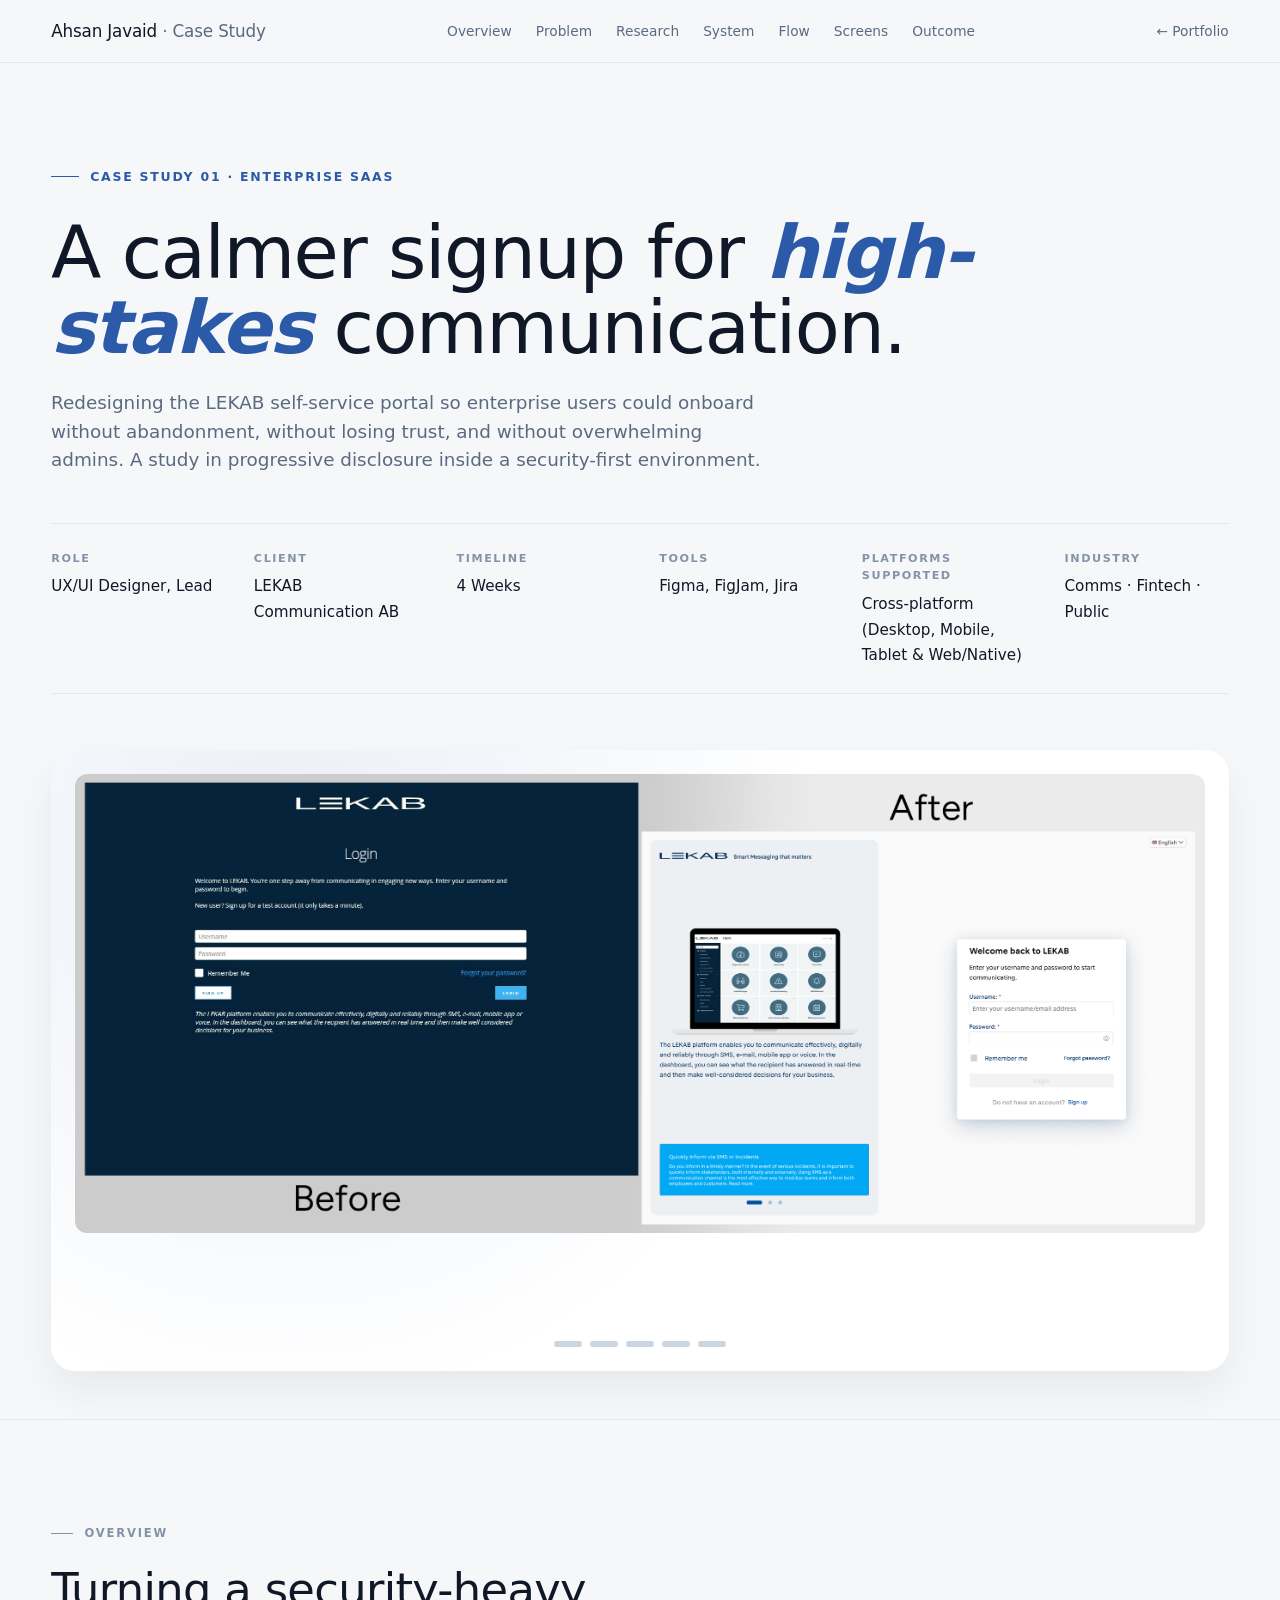
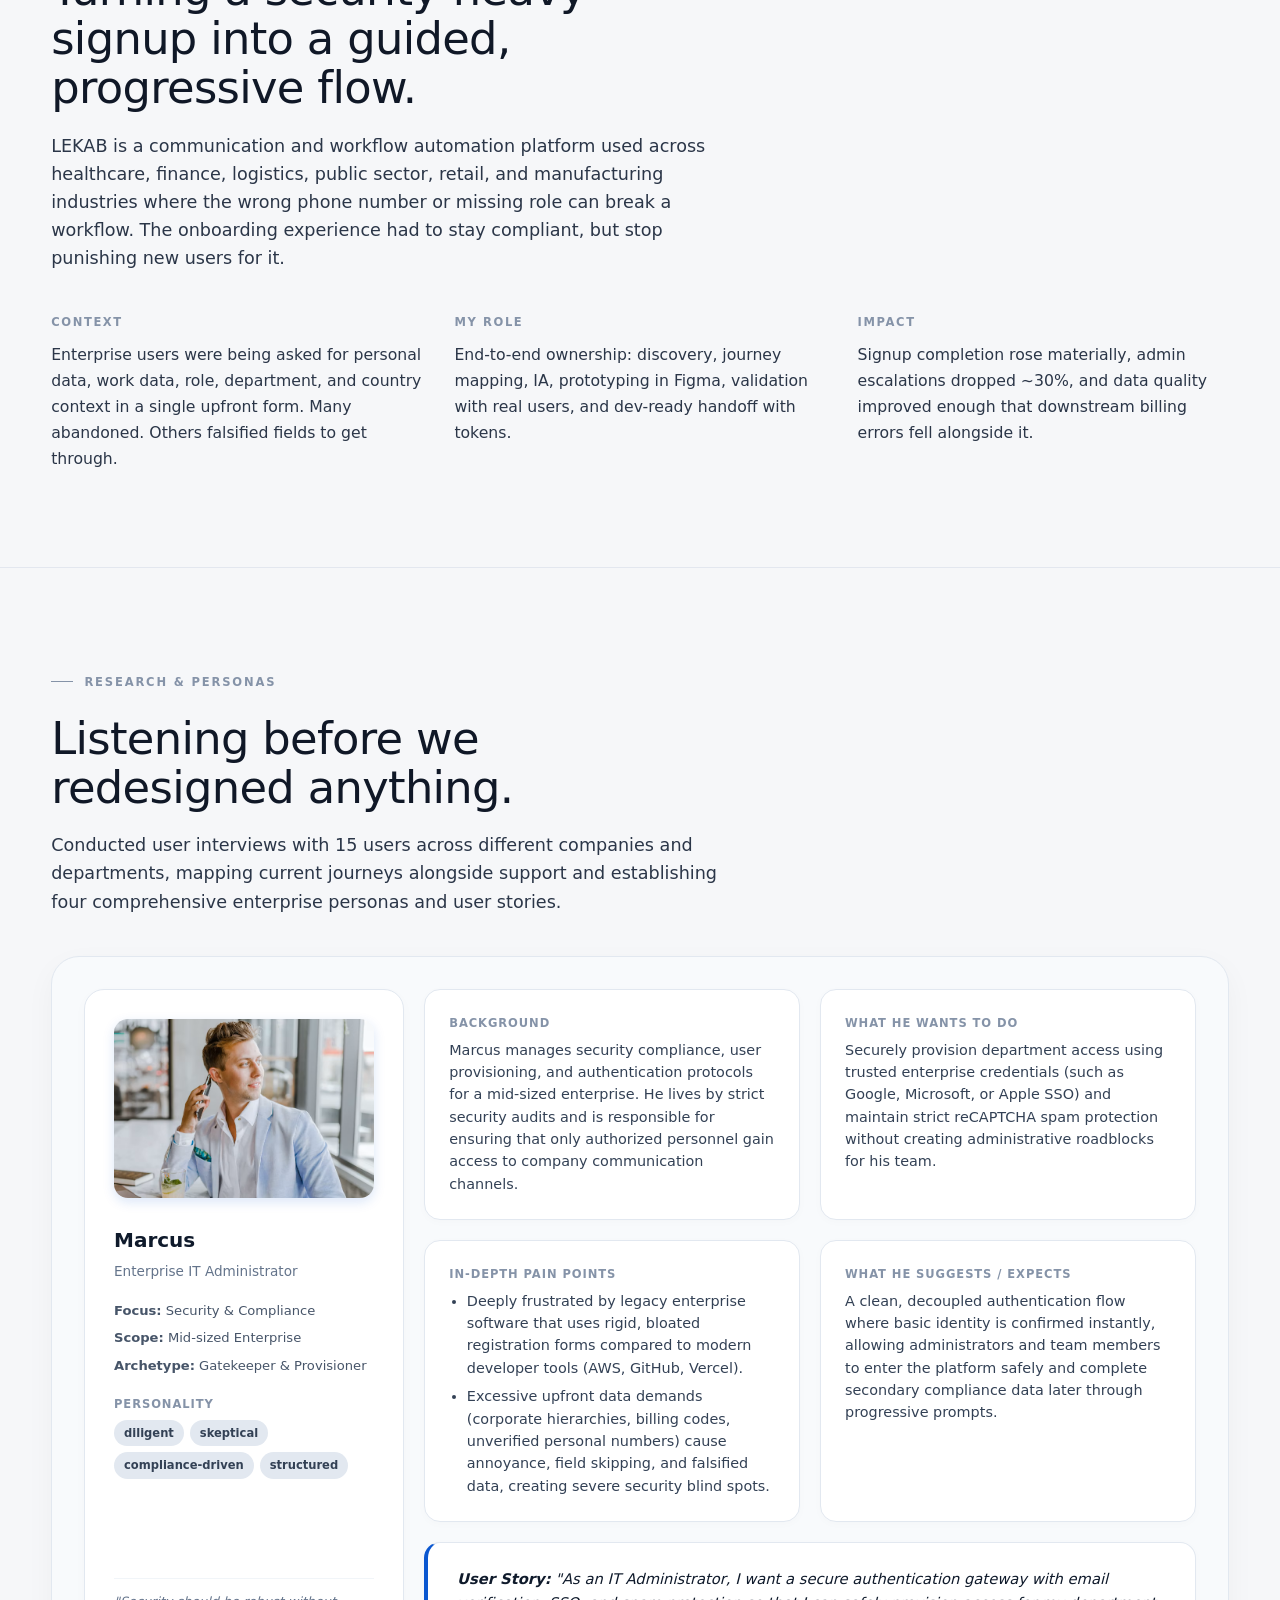
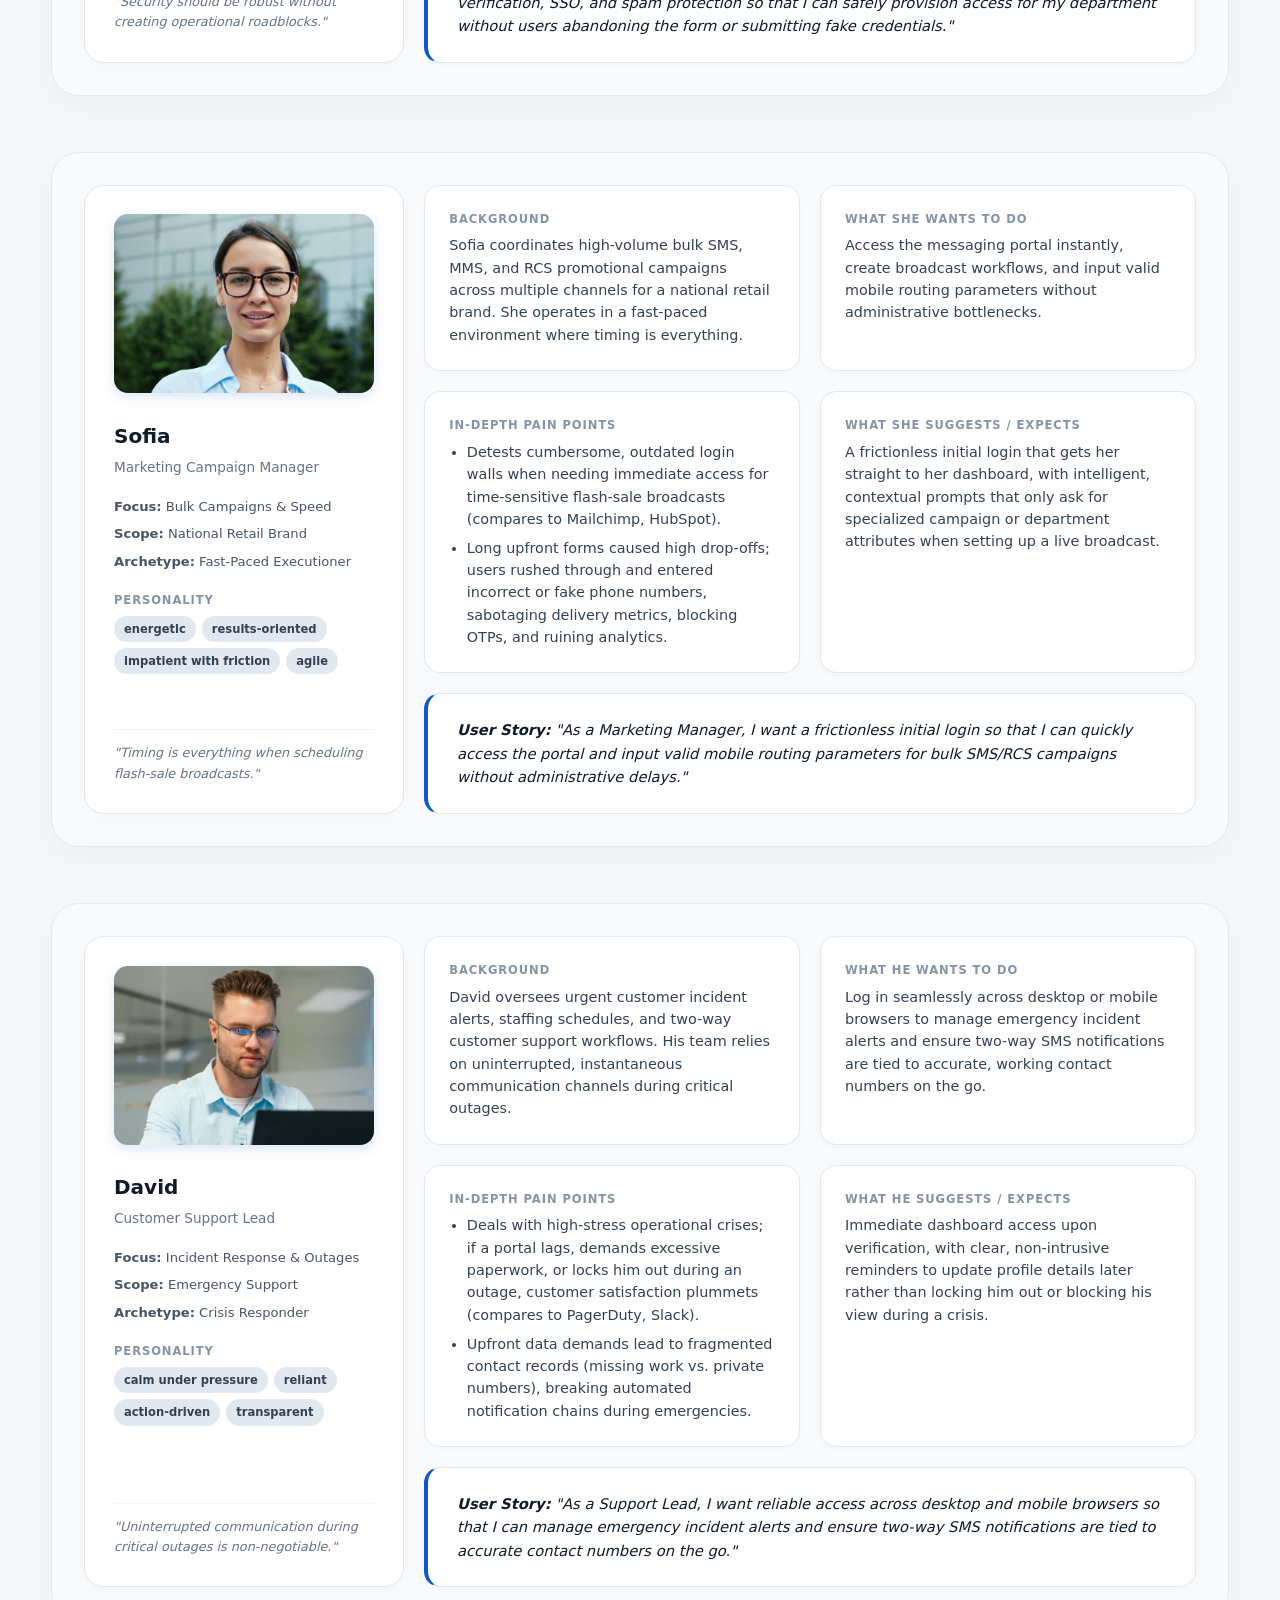
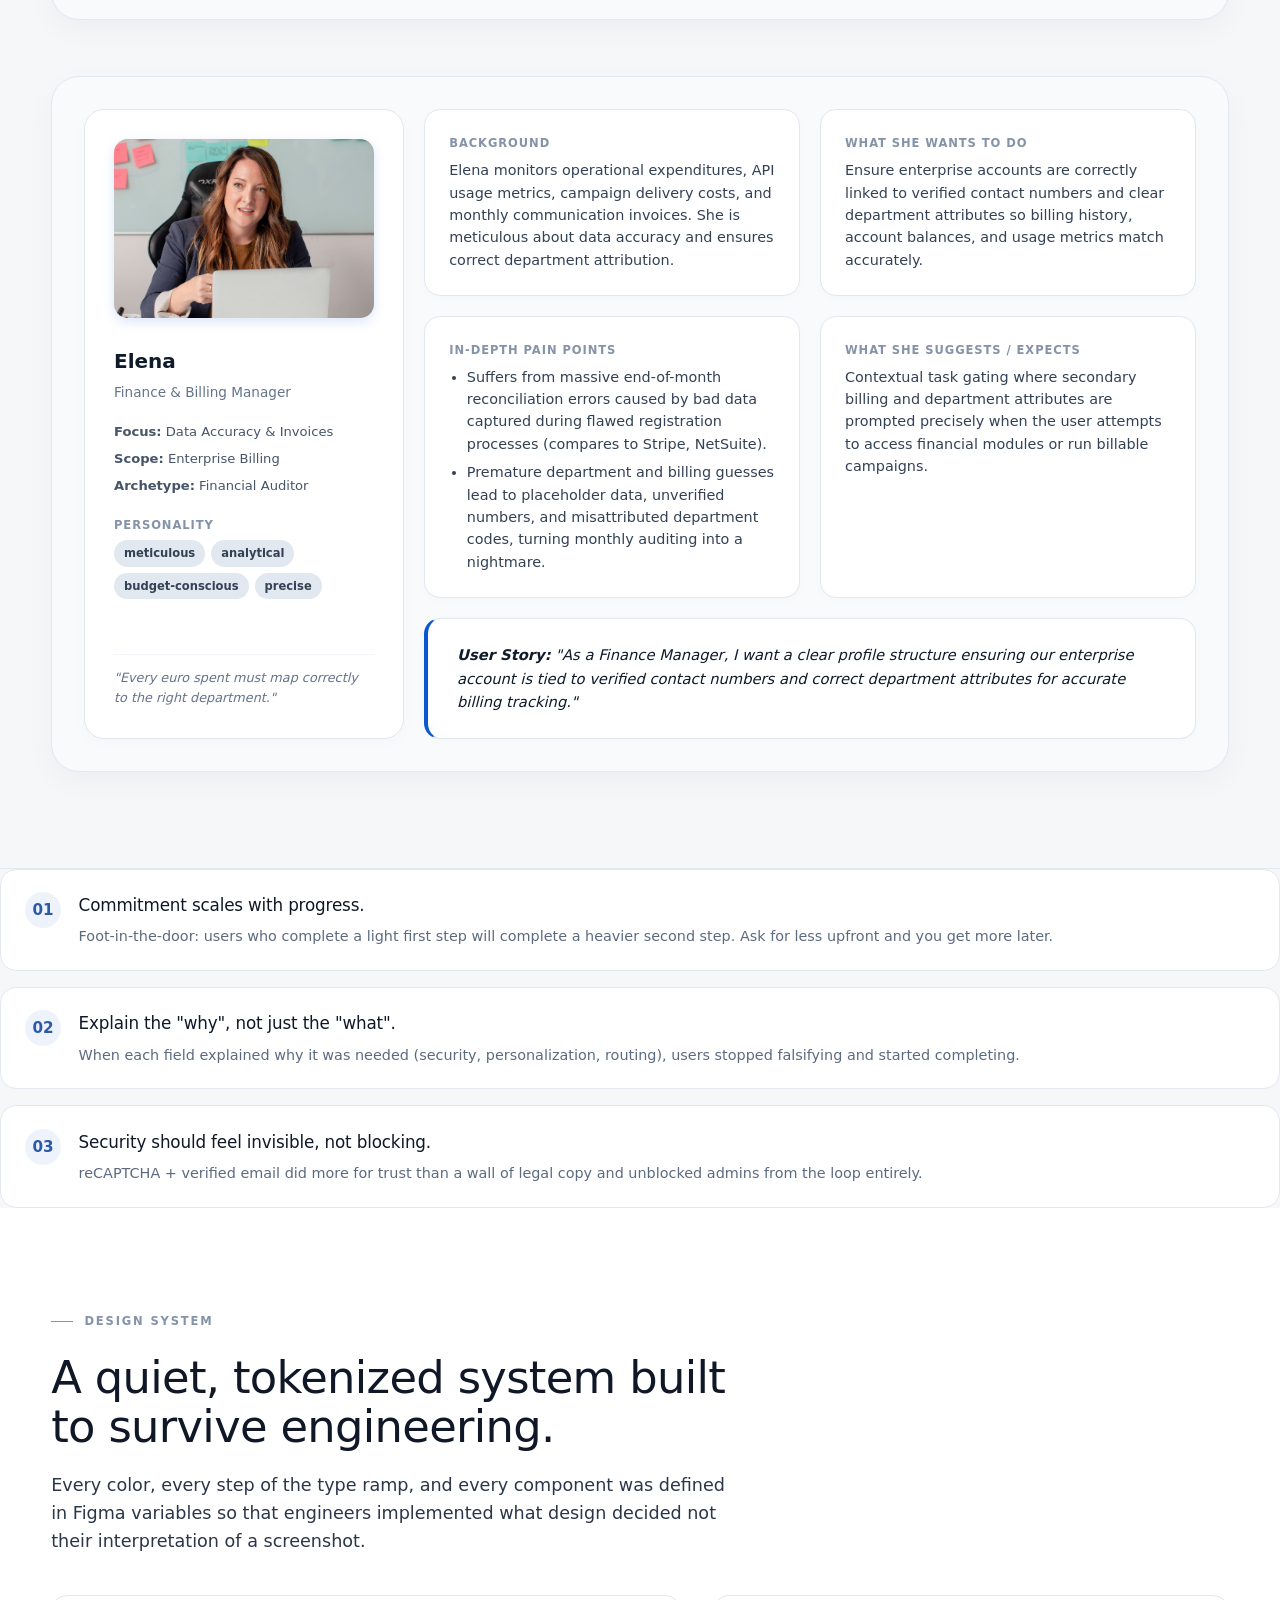
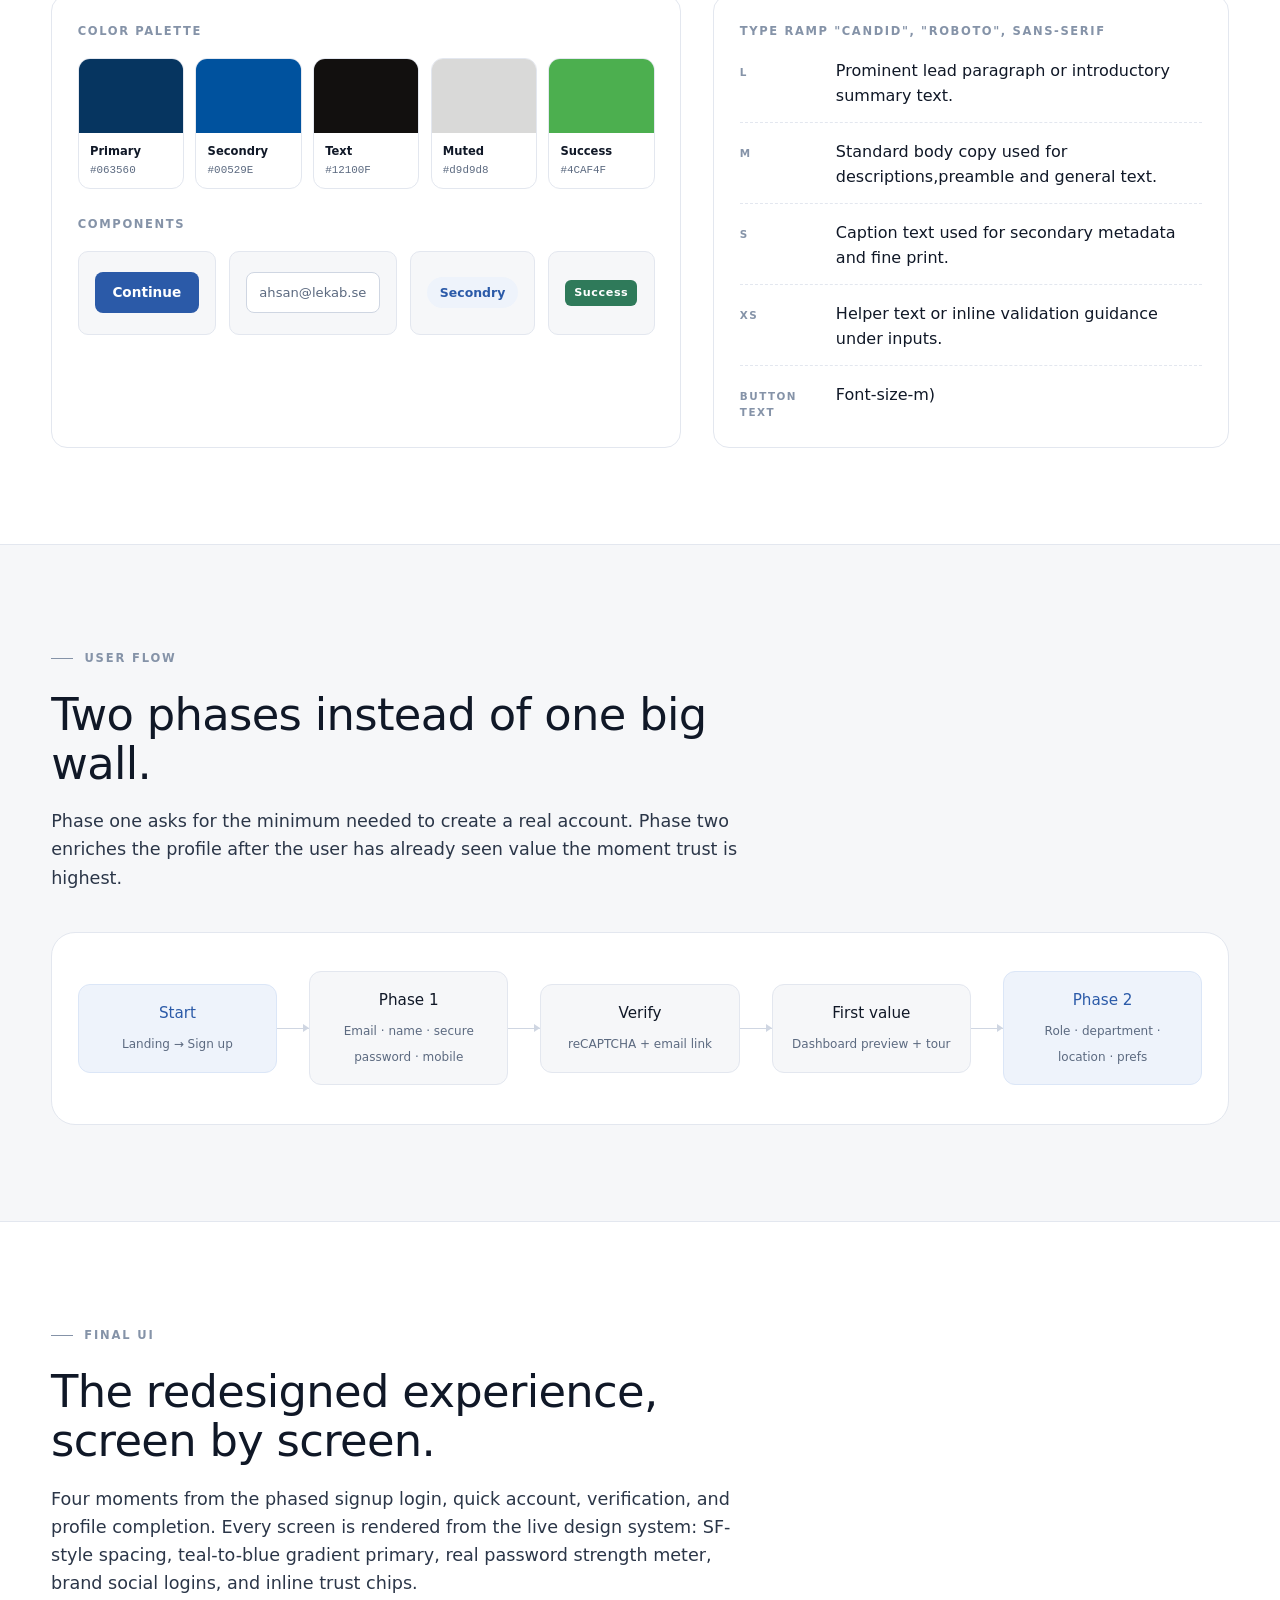
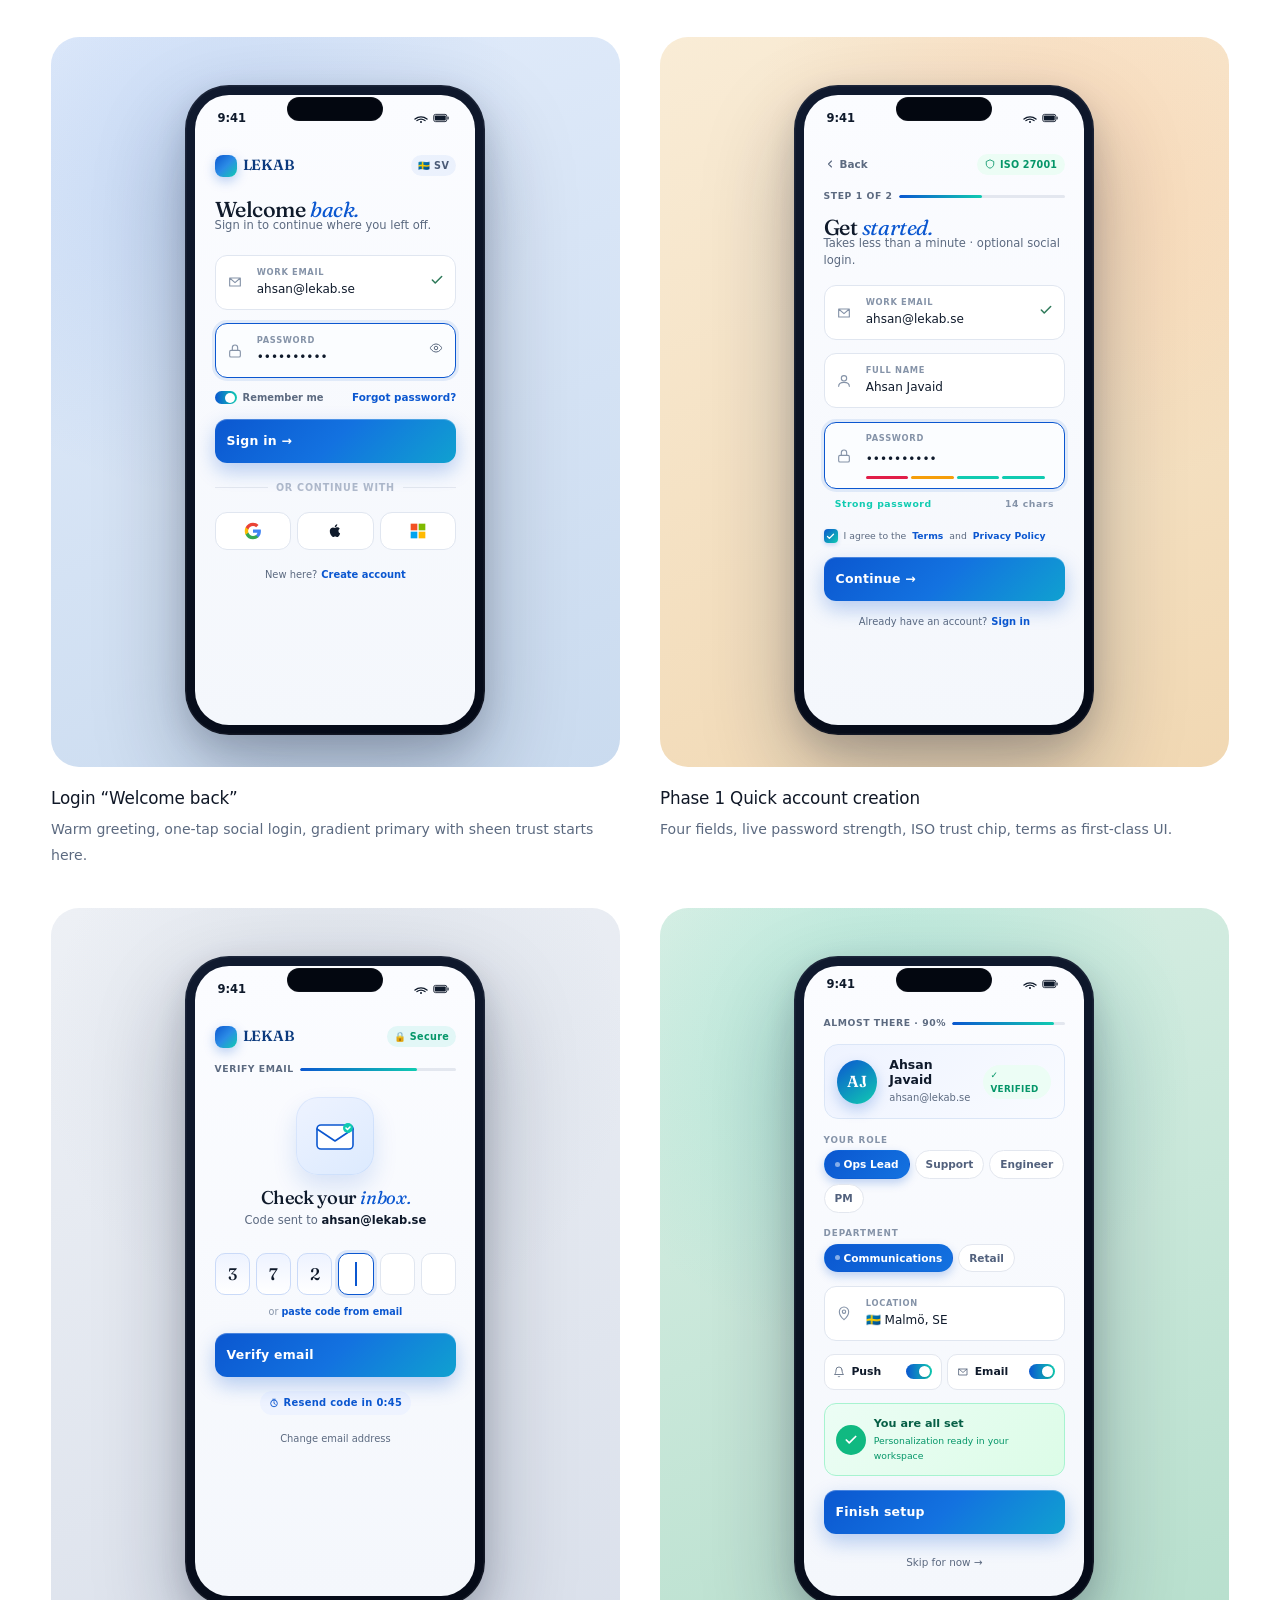
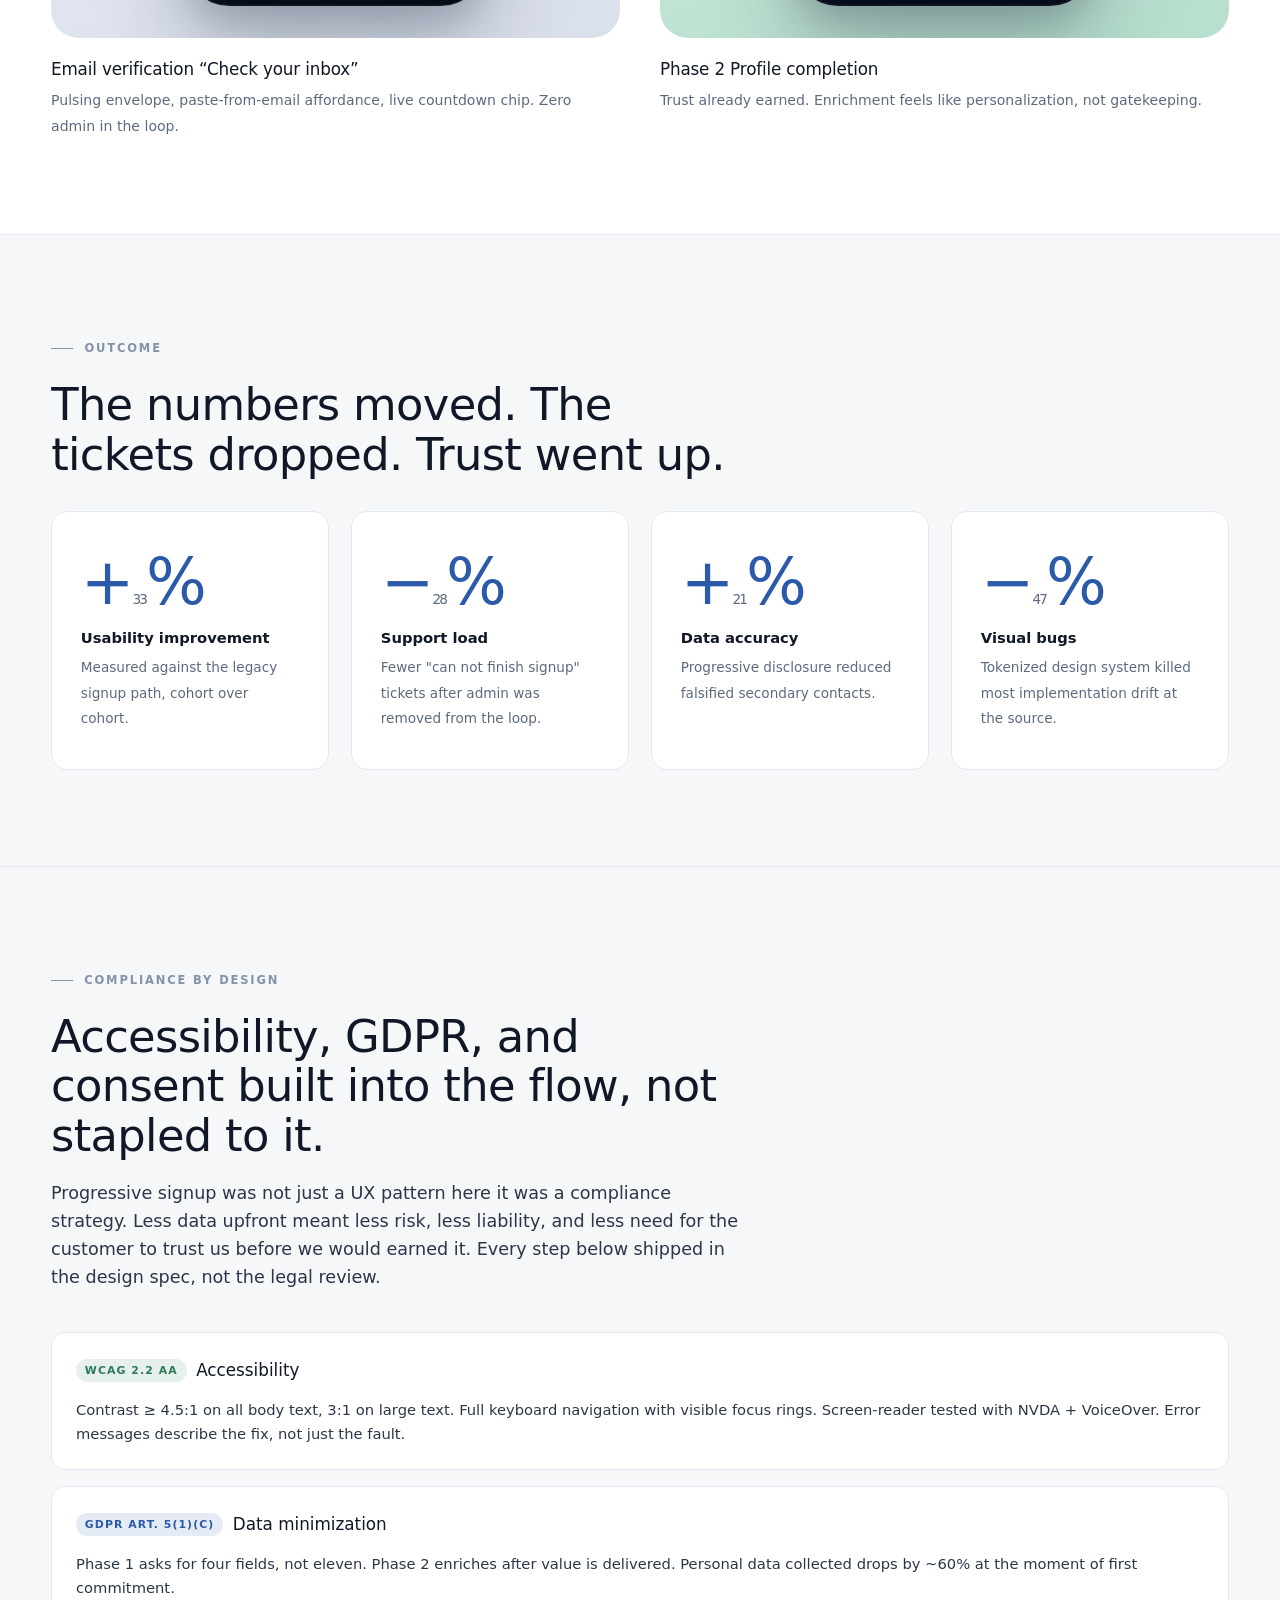
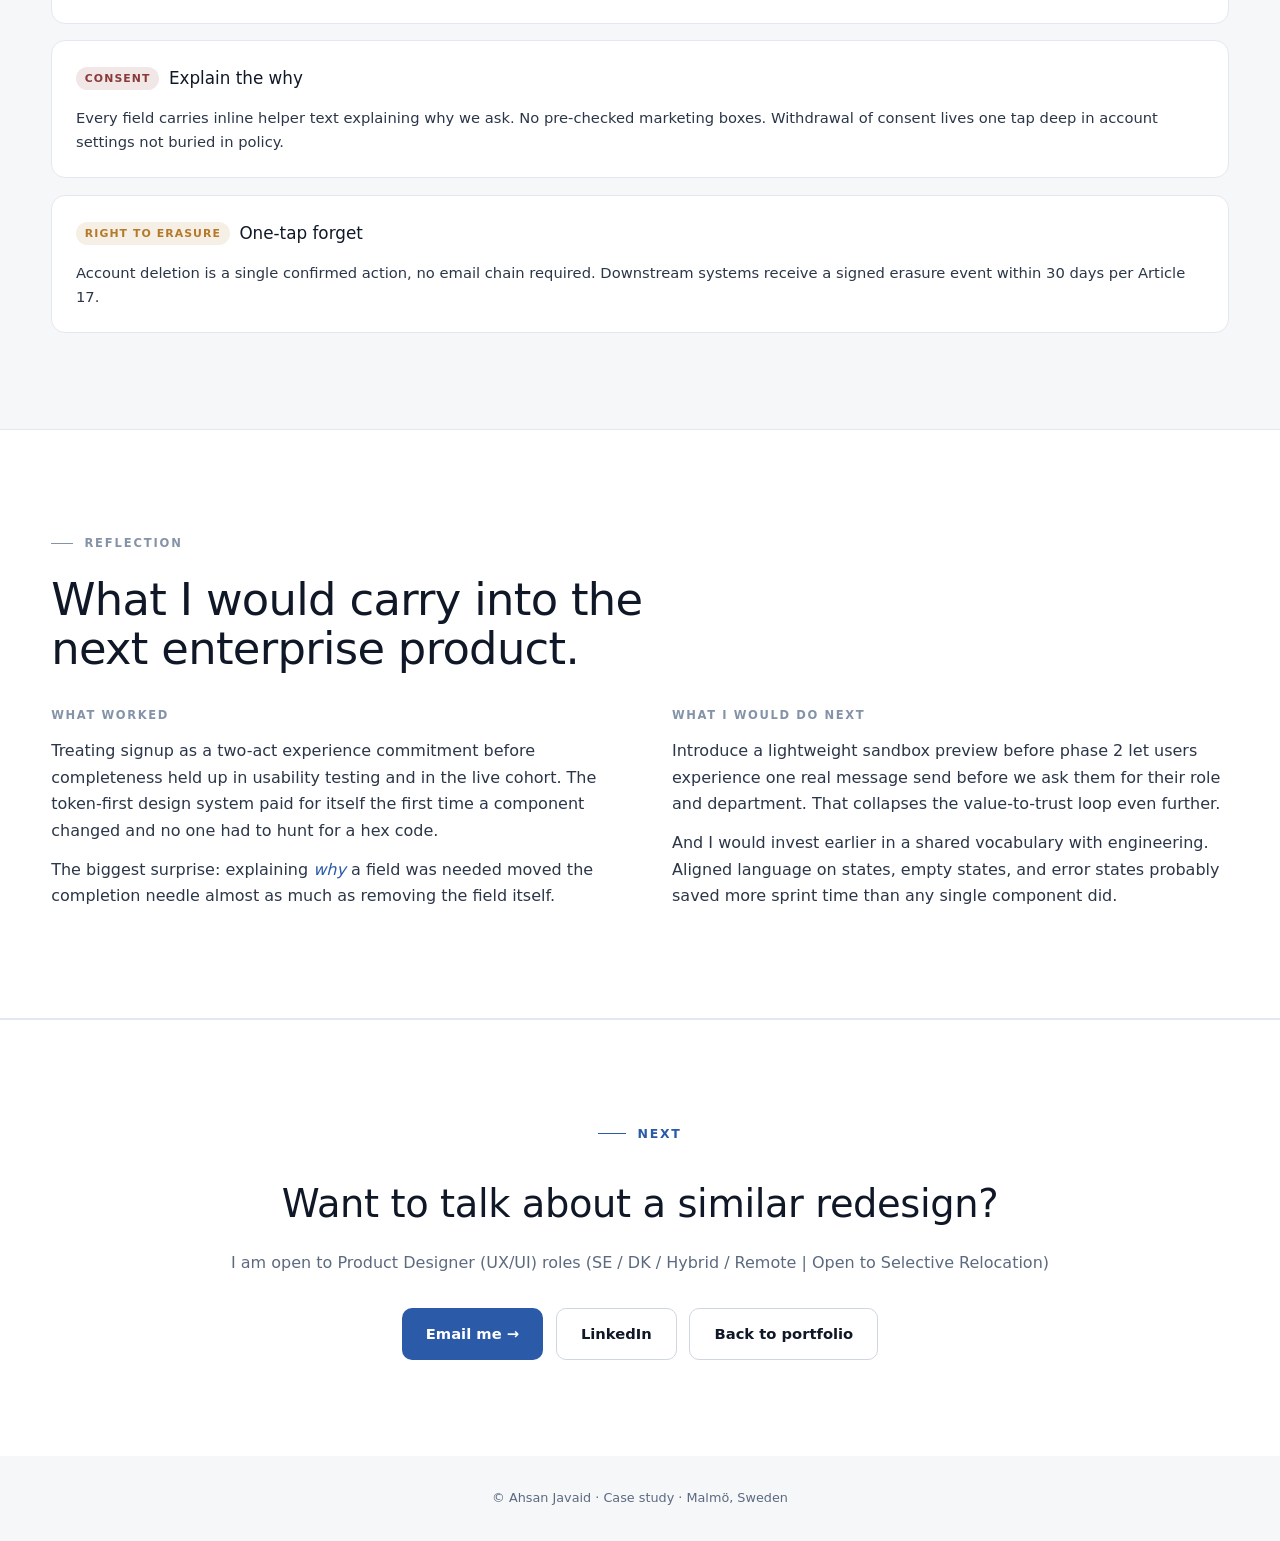
<file: case-study-lekab.html>
<!DOCTYPE html>
<html lang="en">
<head>
  <meta charset="UTF-8" />
  <meta name="viewport" content="width=device-width, initial-scale=1.0" />
  <title>LEKAB A calmer signup for high-stakes communication | Ahsan Javaid</title>
  <meta name="description" content="UX/UI case study: redesigning the LEKAB self-service portal signup for accuracy, trust, and reduced abandonment." />
  <link rel="preconnect" href="https://fonts.googleapis.com" />
  <link rel="preconnect" href="https://fonts.gstatic.com" crossorigin />
  <link href="https://fonts.googleapis.com/css2?family=Fraunces:opsz,wght@9..144,400;9..144,500;9..144,600;9..144,700&family=Inter:wght@400;500;600;700&display=swap" rel="stylesheet" />
  <link rel="stylesheet" href="case-study.css" />
  <link rel="stylesheet" href="enhancements.css" />
  <style>
    /* ========================================================================
       LEKAB case study · Beauty-mockup design system
       Rich in-phone UI components used only by the "Final UI" section.
       ======================================================================== */

    /* Enlarge the phone frame for these premium screens */
    .screens-grid .phone {
      width: 300px;
      aspect-ratio: 9 / 19.5;
      background: linear-gradient(160deg, #101a2f, #050a17);
      border-radius: 44px;
      padding: 10px;
      box-shadow:
        0 40px 90px rgba(11, 21, 45, 0.28),
        0 12px 30px rgba(11, 21, 45, 0.14),
        inset 0 0 0 1.5px rgba(255,255,255,0.05);
    }
    .screens-grid .phone::before {
      content: "";
      position: absolute; top: 12px; left: 50%; transform: translateX(-50%);
      width: 96px; height: 24px; background: #030710; border-radius: 14px;
      z-index: 2;
      box-shadow: inset 0 0 0 1px rgba(255,255,255,0.04);
    }
    .screens-grid .phone-screen {
      border-radius: 34px;
      background: linear-gradient(180deg, #fbfcff 0%, #f4f7fc 100%);
      display: flex; flex-direction: column;
      overflow: hidden;
    }
    .screens-grid .status-bar {
      height: 46px;
      padding: 0 26px 0 22px;
      font-size: 0.72rem;
      font-weight: 700;
      color: #0f1a2b;
    }
    .screens-grid .status-bar .rside {
      display: inline-flex; align-items: center; gap: 5px;
      font-size: 0.68rem;
    }
    .rside svg { display: block; }

    /* Body layout */
    .mock {
      padding: 0.8rem 1.2rem 1.2rem;
      flex: 1;
      display: flex; flex-direction: column;
      gap: 0.85rem;
    }
    .mock .top-brand {
      display: flex; align-items: center; justify-content: space-between;
    }
    .mock .logo {
      font-family: "Fraunces", serif;
      font-weight: 600;
      font-size: 0.92rem;
      letter-spacing: -0.01em;
      color: #0b3a7e;
      display: inline-flex; align-items: center; gap: 6px;
    }
    .mock .logo::before {
      content: "";
      width: 22px; height: 22px;
      border-radius: 8px;
      background: linear-gradient(135deg, #0b57d0 0%, #2b8ce6 50%, #10cbb1 100%);
      box-shadow: 0 4px 12px rgba(11, 87, 208, 0.28);
    }
    .mock .lang-chip {
      font-size: 0.6rem;
      color: #4a5a76;
      padding: 3px 7px;
      border-radius: 999px;
      background: rgba(11, 87, 208, 0.06);
      font-weight: 600;
      letter-spacing: 0.04em;
    }

    /* Greeting */
    .mock .greeting {
      font-family: "Fraunces", serif;
      font-weight: 500;
      font-size: 1.35rem;
      letter-spacing: -0.02em;
      line-height: 1.05;
      color: #0f1a2b;
    }
    .mock .greeting em { font-style: italic; color: #0b57d0; font-weight: 400; }
    .mock .subtitle {
      font-size: 0.72rem;
      color: #5c6a80;
      line-height: 1.45;
      margin: -0.3rem 0 0.2rem;
    }

    /* Step progress */
    .mock .stepbar {
      display: flex; align-items: center; gap: 6px;
      font-size: 0.58rem;
      color: #5c6a80;
      letter-spacing: 0.06em;
      text-transform: uppercase;
      font-weight: 600;
    }
    .stepbar .track { flex: 1; height: 3px; border-radius: 2px; background: #e3e7ef; position: relative; overflow: hidden; }
    .stepbar .track i { position: absolute; inset: 0; background: linear-gradient(90deg, #0b57d0, #10cbb1); border-radius: 2px; }

    /* Field */
    .mock .in {
      background: #ffffff;
      border: 1.4px solid #e0e6f0;
      border-radius: 12px;
      padding: 0.6rem 0.7rem;
      display: grid;
      grid-template-columns: 22px 1fr auto;
      gap: 8px;
      align-items: center;
      transition: all 0.2s ease;
    }
    .mock .in.active {
      border-color: #0b57d0;
      box-shadow: 0 0 0 3px rgba(11, 87, 208, 0.10);
      background: #fbfdff;
    }
    .mock .in .icn { color: #8593a8; display: flex; align-items: center; }
    .mock .in .val { display: flex; flex-direction: column; gap: 1px; overflow: hidden; }
    .mock .in .val b { font-size: 0.52rem; color: #8593a8; text-transform: uppercase; letter-spacing: 0.08em; font-weight: 700; }
    .mock .in .val span { font-size: 0.75rem; color: #0f1a2b; font-weight: 500; overflow: hidden; text-overflow: ellipsis; white-space: nowrap; }
    .mock .in .val span.empty { color: #b0bacb; font-weight: 400; }
    .mock .in .end { color: #5c6a80; font-size: 0.65rem; }
    .mock .in .end.ok { color: #2f7a5a; }

    /* Password strength meter */
    .mock .strength {
      display: grid; grid-template-columns: repeat(4, 1fr); gap: 3px;
      margin-top: 4px;
    }
    .strength i { height: 3px; border-radius: 2px; background: #e3e7ef; }
    .strength i.w { background: #e11d48; }
    .strength i.m { background: #f59e0b; }
    .strength i.g { background: #10cbb1; }
    .mock .strength-label {
      font-size: 0.58rem;
      color: #10cbb1;
      font-weight: 700;
      letter-spacing: 0.06em;
      margin-top: 3px;
      display: flex; justify-content: space-between;
    }

    /* Buttons */
    .mock .cta {
      background: linear-gradient(135deg, #0b57d0 0%, #1372e0 50%, #10a1d0 100%);
      color: #fff;
      border-radius: 12px;
      padding: 0.75rem;
      text-align: center;
      font-size: 0.78rem;
      font-weight: 600;
      letter-spacing: 0.02em;
      box-shadow:
        0 8px 20px rgba(11, 87, 208, 0.28),
        inset 0 1px 0 rgba(255,255,255,0.25);
      position: relative;
      overflow: hidden;
    }
    .mock .cta::after {
      content: "";
      position: absolute; top: 0; left: -30%;
      width: 30%; height: 100%;
      background: linear-gradient(90deg, transparent, rgba(255,255,255,0.35), transparent);
      transform: skewX(-20deg);
      animation: sheen 3.5s ease-in-out infinite;
    }
    @keyframes sheen {
      0%, 60%, 100% { left: -30%; }
      80% { left: 130%; }
    }
    @media (prefers-reduced-motion: reduce) {
      .mock .cta::after { animation: none; display: none; }
    }
    .mock .ghost {
      text-align: center;
      color: #0b57d0;
      font-size: 0.72rem;
      font-weight: 600;
      padding: 0.4rem 0;
    }
    .mock .divider {
      display: flex; align-items: center; gap: 8px;
      color: #b0bacb;
      font-size: 0.6rem;
      letter-spacing: 0.08em;
      font-weight: 600;
      text-transform: uppercase;
      margin: 0.2rem 0;
    }
    .divider::before, .divider::after {
      content: ""; flex: 1; height: 1px; background: #e3e7ef;
    }

    /* Social login row */
    .socials { display: grid; grid-template-columns: repeat(3, 1fr); gap: 6px; }
    .soc {
      background: #ffffff;
      border: 1.4px solid #e0e6f0;
      border-radius: 12px;
      padding: 0.55rem 0;
      display: flex; align-items: center; justify-content: center;
      transition: all 0.2s ease;
    }
    .soc svg { display: block; }

    /* Trust chip */
    .trust {
      display: inline-flex; align-items: center; gap: 5px;
      background: #ecfdf5;
      color: #059669;
      padding: 3px 8px;
      border-radius: 999px;
      font-size: 0.6rem;
      font-weight: 700;
      letter-spacing: 0.02em;
      width: fit-content;
    }
    .trust svg { color: #059669; }

    /* OTP boxes */
    .otp { display: grid; grid-template-columns: repeat(6, 1fr); gap: 6px; }
    .otp .box {
      aspect-ratio: 1 / 1.2;
      background: #ffffff;
      border: 1.4px solid #e0e6f0;
      border-radius: 10px;
      display: flex; align-items: center; justify-content: center;
      font-family: "Fraunces", serif;
      font-weight: 500;
      font-size: 1.05rem;
      color: #0f1a2b;
    }
    .otp .box.filled { background: linear-gradient(180deg, #eef3ff, #ffffff); border-color: #cadaf8; }
    .otp .box.active {
      border-color: #0b57d0;
      box-shadow: 0 0 0 3px rgba(11, 87, 208, 0.12);
      background: #ffffff;
    }
    .otp .box.active::after {
      content: "";
      width: 1.5px; height: 60%;
      background: #0b57d0;
      animation: blink 0.9s step-end infinite;
      display: block;
    }
    @keyframes blink { 50% { opacity: 0; } }

    /* Envelope hero (for verify screen) */
    .envelope-hero {
      display: flex; flex-direction: column; align-items: center; gap: 8px;
      padding: 0.4rem 0 0.2rem;
    }
    .envelope-box {
      width: 78px; height: 78px;
      border-radius: 22px;
      background: linear-gradient(145deg, #eef3ff, #dceafe);
      display: flex; align-items: center; justify-content: center;
      box-shadow: 0 12px 24px rgba(11, 87, 208, 0.14), inset 0 0 0 1px rgba(11, 87, 208, 0.08);
      position: relative;
    }
    .envelope-box::before {
      content: "";
      position: absolute; inset: -6px;
      border-radius: 26px;
      border: 1px solid rgba(11, 87, 208, 0.2);
      opacity: 0;
      animation: env-pulse 2.6s ease-out infinite;
    }
    @keyframes env-pulse {
      0% { opacity: 0.6; transform: scale(1); }
      100% { opacity: 0; transform: scale(1.22); }
    }
    @media (prefers-reduced-motion: reduce) {
      .envelope-box::before { animation: none; display: none; }
    }

    /* Countdown resend chip */
    .countdown {
      display: inline-flex; align-items: center; gap: 5px;
      background: #eef3ff;
      color: #0b57d0;
      padding: 4px 9px;
      border-radius: 999px;
      font-size: 0.62rem;
      font-weight: 700;
      letter-spacing: 0.03em;
      font-variant-numeric: tabular-nums;
      width: fit-content;
      margin: 0 auto;
    }

    /* Avatar block (profile) */
    .avatar-block {
      display: flex; align-items: center; gap: 12px;
      padding: 0.8rem;
      background: linear-gradient(135deg, #eef3ff, #f9fbff);
      border-radius: 14px;
      border: 1px solid #dbe6f7;
    }
    .avatar-lg {
      width: 44px; height: 44px;
      border-radius: 50%;
      background: linear-gradient(145deg, #0b57d0, #10cbb1);
      display: flex; align-items: center; justify-content: center;
      color: #fff;
      font-family: "Fraunces", serif;
      font-weight: 600;
      font-size: 1rem;
      box-shadow: 0 6px 14px rgba(11, 87, 208, 0.25);
    }
    .avatar-block .name { font-size: 0.78rem; font-weight: 600; color: #0f1a2b; line-height: 1.2; }
    .avatar-block .email { font-size: 0.62rem; color: #5c6a80; margin-top: 2px; }
    .avatar-block .badge {
      margin-left: auto;
      background: #ecfdf5;
      color: #059669;
      font-size: 0.55rem;
      padding: 3px 7px;
      border-radius: 999px;
      font-weight: 700;
      letter-spacing: 0.04em;
    }

    /* Pill selectors */
    .pill-row { display: flex; flex-wrap: wrap; gap: 5px; }
    .pill {
      background: #ffffff;
      border: 1.4px solid #e3e7ef;
      color: #52617d;
      font-size: 0.66rem;
      font-weight: 600;
      padding: 5px 10px;
      border-radius: 999px;
      display: inline-flex; align-items: center; gap: 4px;
    }
    .pill.on {
      background: linear-gradient(135deg, #0b57d0, #1372e0);
      color: #fff;
      border-color: transparent;
      box-shadow: 0 4px 10px rgba(11, 87, 208, 0.25);
    }
    .pill .dot { width: 5px; height: 5px; border-radius: 50%; background: currentColor; opacity: 0.5; }

    /* Section label inside mockup */
    .field-label {
      font-size: 0.55rem;
      color: #8593a8;
      text-transform: uppercase;
      letter-spacing: 0.1em;
      font-weight: 700;
      margin-bottom: -2px;
    }

    /* Toggle switch */
    .toggle-row {
      display: flex; align-items: center; justify-content: space-between;
      padding: 0.5rem 0.55rem;
      background: #ffffff;
      border: 1.4px solid #e3e7ef;
      border-radius: 10px;
    }
    .toggle-row .lbl { font-size: 0.68rem; color: #0f1a2b; font-weight: 600; display: flex; align-items: center; gap: 6px; }
    .toggle-row .lbl svg { color: #5c6a80; }
    .toggle-row .lbl .hint { font-size: 0.55rem; color: #8593a8; font-weight: 500; margin-left: 4px; }
    .switch {
      width: 26px; height: 15px;
      border-radius: 999px;
      background: #cfd6e2;
      position: relative;
      transition: background 0.2s;
    }
    .switch::after {
      content: "";
      position: absolute;
      top: 2px; left: 2px;
      width: 11px; height: 11px;
      background: #fff;
      border-radius: 50%;
      transition: transform 0.2s;
      box-shadow: 0 1px 2px rgba(0,0,0,0.15);
    }
    .switch.on { background: linear-gradient(90deg, #0b57d0, #10cbb1); }
    .switch.on::after { transform: translateX(11px); }

    /* Success preview banner */
    .success-preview {
      background: linear-gradient(135deg, #ecfdf5, #dcfce7);
      border: 1px solid #a7f3d0;
      border-radius: 12px;
      padding: 0.7rem;
      display: flex; align-items: center; gap: 8px;
    }
    .success-preview .emo {
      width: 30px; height: 30px;
      background: #10b981;
      color: #fff;
      border-radius: 50%;
      display: flex; align-items: center; justify-content: center;
      flex-shrink: 0;
    }
    .success-preview .t { font-size: 0.7rem; font-weight: 700; color: #065f46; }
    .success-preview .s { font-size: 0.58rem; color: #059669; margin-top: 1px; }

    /* Compact terms line */
    .terms-line {
      display: flex; align-items: center; gap: 6px;
      font-size: 0.58rem; color: #5c6a80; line-height: 1.4;
    }
    .terms-line .cbox {
      width: 14px; height: 14px; border-radius: 4px;
      background: linear-gradient(135deg, #0b57d0, #10cbb1);
      display: flex; align-items: center; justify-content: center;
      flex-shrink: 0;
      box-shadow: 0 2px 4px rgba(11, 87, 208, 0.2);
    }
    .terms-line a { color: #0b57d0; font-weight: 600; text-decoration: none; }

    /* Alter stage backgrounds for the new screens (softer, richer) */
    .screens-grid .screen-stage {
      min-height: 460px;
      padding: 3rem 1.5rem 2rem;
      border-radius: 28px;
    }
    .screens-grid .screen-stage.cool {
      background:
        radial-gradient(circle at 30% 20%, rgba(11, 87, 208, 0.12), transparent 45%),
        linear-gradient(160deg, #e2ecfb 0%, #cadbef 100%);
    }
    .screens-grid .screen-stage.warm {
      background:
        radial-gradient(circle at 70% 20%, rgba(255, 155, 100, 0.18), transparent 45%),
        linear-gradient(160deg, #f9ecd6 0%, #f1d8b3 100%);
    }
    .screens-grid .screen-stage.soft {
      background:
        radial-gradient(circle at 50% 20%, rgba(148, 163, 184, 0.18), transparent 45%),
        linear-gradient(160deg, #edf0f5 0%, #dae0eb 100%);
    }
    .screens-grid .screen-stage.mint {
      background:
        radial-gradient(circle at 40% 20%, rgba(16, 203, 177, 0.18), transparent 45%),
        linear-gradient(160deg, #d9efe5 0%, #b7dfcd 100%);
    }

    /* Mobile shrink for premium screens */
    @media (max-width: 720px) {
      .screens-grid .phone { width: 260px; }
      .screens-grid .screen-stage { min-height: unset; padding: 2rem 1rem 1.5rem; border-radius: 24px; }
    }
    @media (max-width: 480px) {
      .screens-grid .phone { width: 230px; padding: 8px; border-radius: 36px; }
      .screens-grid .phone-screen { border-radius: 28px; }
      .screens-grid .screen-stage { padding: 1.6rem 0.8rem 1.4rem; border-radius: 20px; }
    }

    /* ========================================================================
       Hero visual · beauty mockups (phone + rich admin desktop)
       ======================================================================== */

    /* Extend beauty-phone styles to the hero phone */
    .hero-stage .phone {
      width: 280px;
      aspect-ratio: 9 / 19.5;
      background: linear-gradient(160deg, #101a2f, #050a17);
      border-radius: 42px;
      padding: 10px;
      box-shadow:
        0 40px 90px rgba(11, 21, 45, 0.28),
        0 12px 30px rgba(11, 21, 45, 0.14),
        inset 0 0 0 1.5px rgba(255,255,255,0.05);
    }
    .hero-stage .phone::before {
      content: "";
      position: absolute; top: 12px; left: 50%; transform: translateX(-50%);
      width: 90px; height: 22px; background: #030710; border-radius: 13px;
      z-index: 2;
      box-shadow: inset 0 0 0 1px rgba(255,255,255,0.04);
    }
    .hero-stage .phone-screen {
      border-radius: 33px;
      background: linear-gradient(180deg, #fbfcff, #f4f7fc);
    }
    .hero-stage .status-bar {
      height: 42px;
      padding: 0 24px 0 20px;
      font-weight: 700;
      font-size: 0.72rem;
      color: #0f1a2b;
    }
    .hero-stage .rside { display: inline-flex; align-items: center; gap: 5px; }

    /* Rich admin desktop */
    .hero-stage .desktop {
      width: 100%;
      max-width: 700px;
      background: linear-gradient(160deg, #0f1a2b, #050a17);
      border-radius: 14px 14px 0 0;
      padding: 8px 8px 0;
      box-shadow:
        0 50px 90px rgba(11, 21, 45, 0.28),
        0 12px 30px rgba(11, 21, 45, 0.14),
        inset 0 0 0 1.5px rgba(255,255,255,0.04);
      position: relative;
    }
    .hero-stage .desktop-bar {
      display: flex; align-items: center; gap: 6px;
      padding: 6px 10px 10px;
    }
    .hero-stage .desktop-bar i {
      width: 11px; height: 11px; border-radius: 50%;
      background: #2a3854;
    }
    .hero-stage .desktop-bar i:nth-child(1) { background: #ff5f57; }
    .hero-stage .desktop-bar i:nth-child(2) { background: #febc2e; }
    .hero-stage .desktop-bar i:nth-child(3) { background: #28c840; }
    .hero-stage .desktop-bar .url {
      margin-left: 10px;
      flex: 1;
      background: rgba(255,255,255,0.06);
      border-radius: 6px;
      padding: 4px 10px;
      font-family: "Inter", monospace;
      font-size: 0.68rem;
      color: rgba(255,255,255,0.55);
      display: flex; align-items: center; gap: 6px;
    }
    .hero-stage .desktop-screen {
      background: linear-gradient(180deg, #ffffff, #f6f8fc);
      border-radius: 6px 6px 0 0;
      aspect-ratio: 16 / 10.2;
      overflow: hidden;
      display: grid;
      grid-template-columns: 176px 1fr;
    }

    /* Sidebar (rich) */
    .side-rich {
      background: linear-gradient(180deg, #f9fafc, #f0f3f8);
      padding: 14px 12px;
      border-right: 1px solid #e6ebf3;
      display: flex; flex-direction: column;
      gap: 3px;
    }
    .side-rich .brand-row {
      display: flex; align-items: center; gap: 7px;
      padding-bottom: 12px;
      margin-bottom: 8px;
      border-bottom: 1px solid #e6ebf3;
    }
    .side-rich .logo-mark {
      width: 22px; height: 22px; border-radius: 7px;
      background: linear-gradient(135deg, #0b57d0 0%, #2b8ce6 50%, #10cbb1 100%);
      box-shadow: 0 3px 10px rgba(11, 87, 208, 0.28);
    }
    .side-rich .brand-name {
      font-family: "Fraunces", serif;
      font-weight: 600;
      color: #0b3a7e;
      letter-spacing: -0.01em;
      font-size: 0.88rem;
    }
    .side-rich .brand-plan {
      font-family: "Inter", monospace;
      font-size: 0.5rem;
      color: #10b981;
      font-weight: 700;
      letter-spacing: 0.08em;
      margin-left: auto;
      padding: 2px 6px;
      background: rgba(16, 185, 129, 0.1);
      border-radius: 4px;
    }
    .side-rich .group-lbl {
      font-family: "Inter", sans-serif;
      font-size: 0.5rem;
      color: #8593a8;
      letter-spacing: 0.12em;
      text-transform: uppercase;
      font-weight: 700;
      padding: 8px 8px 4px;
    }
    .nav-i {
      display: flex; align-items: center; gap: 8px;
      padding: 6px 8px;
      border-radius: 7px;
      font-size: 0.7rem;
      color: #5c6a80;
      font-weight: 500;
      position: relative;
    }
    .nav-i.on {
      background: #ffffff;
      color: #0b57d0;
      font-weight: 600;
      box-shadow: 0 2px 6px rgba(11, 87, 208, 0.08), inset 0 0 0 1px #e0e6f0;
    }
    .nav-i.on::before {
      content: ""; position: absolute; left: -12px; top: 4px; bottom: 4px;
      width: 3px; background: linear-gradient(180deg, #0b57d0, #10cbb1);
      border-radius: 0 3px 3px 0;
    }
    .nav-i .icn { color: currentColor; display: flex; }
    .nav-i .badge {
      margin-left: auto;
      background: #fef3c7; color: #92400e;
      padding: 1px 5px;
      border-radius: 4px;
      font-family: "Inter", monospace;
      font-size: 0.5rem;
      font-weight: 700;
    }
    .nav-i.on .badge { background: rgba(11, 87, 208, 0.1); color: #0b57d0; }

    .side-user {
      margin-top: auto;
      display: flex; align-items: center; gap: 7px;
      padding: 7px 8px;
      background: rgba(11, 87, 208, 0.05);
      border-radius: 8px;
    }
    .side-user .av {
      width: 24px; height: 24px; border-radius: 50%;
      background: linear-gradient(145deg, #0b57d0, #10cbb1);
      color: #fff;
      display: flex; align-items: center; justify-content: center;
      font-family: "Fraunces", serif; font-weight: 600; font-size: 0.6rem;
    }
    .side-user b { font-size: 0.62rem; color: #0f1a2b; font-weight: 600; display: block; line-height: 1.1; }
    .side-user span { font-size: 0.5rem; color: #8593a8; }

    /* Main content (rich) */
    .main-rich {
      padding: 14px 18px 12px;
      display: flex; flex-direction: column; gap: 10px;
      min-height: 0;
      overflow: hidden;
    }
    .main-header {
      display: flex; align-items: center; justify-content: space-between;
      padding-bottom: 8px;
      border-bottom: 1px solid #eef1f6;
    }
    .breadcrumb {
      font-size: 0.6rem;
      color: #8593a8;
      display: flex; align-items: center; gap: 5px;
      font-family: "Inter", monospace;
      letter-spacing: 0.03em;
    }
    .breadcrumb b { color: #0f1a2b; font-family: "Inter", sans-serif; font-weight: 600; }
    .head-title-row {
      display: flex; align-items: center; justify-content: space-between;
    }
    .head-title-row h5 {
      font-family: "Fraunces", serif;
      font-weight: 500;
      font-size: 1.05rem;
      color: #0f1a2b;
      letter-spacing: -0.01em;
      margin: 0;
    }
    .head-title-row .sub {
      font-size: 0.62rem;
      color: #5c6a80;
      margin-top: 2px;
    }
    .range-picker {
      display: flex; gap: 3px;
      background: #f4f7fc;
      border-radius: 6px;
      padding: 3px;
      border: 1px solid #e0e6f0;
    }
    .range-picker span {
      padding: 3px 8px;
      font-family: "Inter", monospace;
      font-size: 0.55rem;
      color: #5c6a80;
      font-weight: 600;
      border-radius: 4px;
    }
    .range-picker span.on {
      background: #ffffff;
      color: #0b57d0;
      box-shadow: 0 1px 3px rgba(0,0,0,0.06);
    }

    /* KPI cards row */
    .kpi-row-rich {
      display: grid;
      grid-template-columns: repeat(3, 1fr);
      gap: 8px;
    }
    .kpi-card {
      background: #ffffff;
      border: 1px solid #e6ebf3;
      border-radius: 8px;
      padding: 8px 10px;
      position: relative;
      overflow: hidden;
    }
    .kpi-card.accent {
      background: linear-gradient(135deg, rgba(11, 87, 208, 0.06), rgba(16, 203, 177, 0.04));
      border-color: rgba(11, 87, 208, 0.15);
    }
    .kpi-card::before {
      content: "";
      position: absolute; inset: 0 auto 0 0;
      width: 3px;
      background: linear-gradient(180deg, #0b57d0, #10cbb1);
      opacity: 0.75;
    }
    .kpi-card.warn::before { background: linear-gradient(180deg, #f59e0b, #b45309); }
    .kpi-card.ok::before { background: linear-gradient(180deg, #10b981, #059669); }
    .kpi-card .lbl {
      font-size: 0.52rem;
      color: #8593a8;
      letter-spacing: 0.06em;
      text-transform: uppercase;
      font-weight: 700;
      margin-left: 4px;
    }
    .kpi-card .val {
      font-family: "Fraunces", serif;
      font-weight: 500;
      font-size: 1.15rem;
      color: #0f1a2b;
      letter-spacing: -0.02em;
      line-height: 1;
      margin: 4px 0 3px 4px;
    }
    .kpi-card.ok .val { color: #059669; }
    .kpi-card.warn .val { color: #b45309; }
    .kpi-card .val em {
      font-style: normal;
      font-size: 0.7rem;
      color: #5c6a80;
      font-family: "Inter", monospace;
      font-weight: 500;
    }
    .kpi-card .delta {
      display: inline-flex; align-items: center; gap: 3px;
      font-family: "Inter", monospace;
      font-size: 0.55rem;
      font-weight: 700;
      margin-left: 4px;
      padding: 1px 5px;
      border-radius: 3px;
    }
    .kpi-card .delta.up {
      color: #059669;
      background: rgba(16, 185, 129, 0.1);
    }
    .kpi-card .delta.down {
      color: #b91c1c;
      background: rgba(239, 68, 68, 0.1);
    }
    .kpi-card .spark {
      position: absolute; right: 6px; bottom: 6px;
      width: 40px; height: 16px;
      opacity: 0.7;
    }

    /* Main chart card */
    .chart-card {
      flex: 1;
      background: #ffffff;
      border: 1px solid #e6ebf3;
      border-radius: 8px;
      padding: 10px 12px;
      display: flex; flex-direction: column;
      gap: 6px;
      min-height: 0;
      position: relative;
    }
    .chart-head {
      display: flex; align-items: center; justify-content: space-between;
    }
    .chart-head b {
      font-family: "Fraunces", serif;
      font-weight: 500;
      font-size: 0.75rem;
      color: #0f1a2b;
    }
    .chart-legend {
      display: flex; gap: 8px;
      font-family: "Inter", monospace;
      font-size: 0.55rem;
      color: #5c6a80;
    }
    .chart-legend .dt { display: inline-flex; align-items: center; gap: 4px; }
    .chart-legend .dt .d { width: 6px; height: 6px; border-radius: 50%; }
    .chart-legend .dt .d.b { background: #0b57d0; }
    .chart-legend .dt .d.t { background: #10cbb1; opacity: 0.7; }
    .chart-svg-wrap {
      flex: 1;
      min-height: 0;
      position: relative;
    }
    .chart-svg-wrap svg {
      width: 100%; height: 100%; display: block;
    }
    .chart-tooltip {
      position: absolute;
      right: 12%; top: 8%;
      background: #0f1a2b;
      color: #fff;
      padding: 4px 8px;
      border-radius: 5px;
      font-family: "Inter", monospace;
      font-size: 0.55rem;
      font-weight: 600;
      box-shadow: 0 4px 12px rgba(0,0,0,0.15);
    }
    .chart-tooltip::after {
      content: "";
      position: absolute;
      bottom: -3px; left: 12px;
      width: 6px; height: 6px;
      background: #0f1a2b;
      transform: rotate(45deg);
    }
    .chart-tooltip b { color: #10cbb1; }

    @media (max-width: 700px) {
      .hero-stage .desktop-screen { grid-template-columns: 130px 1fr; }
      .kpi-row-rich { grid-template-columns: repeat(3, 1fr); gap: 5px; }
      .kpi-card .val { font-size: 0.9rem; }
      .side-rich { padding: 8px; }
      .main-rich { padding: 10px 12px 8px; gap: 7px; }
      .hero-stage .phone { width: 240px; }
    }
    @media (max-width: 520px) {
      .hero-stage .desktop-screen { grid-template-columns: 90px 1fr; }
      .hero-stage .side-rich .brand-row { padding-bottom: 6px; margin-bottom: 4px; }
      .hero-stage .side-rich .brand-name { font-size: 0.7rem; }
      .hero-stage .side-rich .brand-plan { display: none; }
      .hero-stage .nav-i { font-size: 0.6rem; padding: 4px 6px; }
      .hero-stage .nav-i .badge { display: none; }
      .hero-stage .side-user b { font-size: 0.55rem; }
      .hero-stage .side-user span { display: none; }
      .hero-stage .kpi-row-rich { grid-template-columns: 1fr 1fr 1fr; gap: 3px; }
      .hero-stage .kpi-card { padding: 5px 6px; }
      .hero-stage .kpi-card .val { font-size: 0.72rem; }
      .hero-stage .kpi-card .spark { display: none; }
      .hero-stage .kpi-card .delta { font-size: 0.42rem; padding: 1px 3px; }
      .hero-stage .head-title-row h5 { font-size: 0.85rem; }
      .hero-stage .range-picker span { padding: 2px 4px; font-size: 0.48rem; }
      .hero-stage .breadcrumb { font-size: 0.5rem; }
      .hero-stage .phone { width: 220px; padding: 8px; border-radius: 36px; }
      .hero-stage .phone-screen { border-radius: 28px; }
      .hero-stage .phone::before { width: 76px; height: 18px; top: 10px; }
      .hero-stage .desktop-bar .url { font-size: 0.55rem; padding: 3px 6px; }
    }

    /* ========================================================================
       Hero Slider & Dashes (Parent White Background & Full Width Expansion)
       ======================================================================== */

    .hero-stage {
      position: relative;
      background: #ffffff; /* Solid white parent background so the container looks large and clean */
      border-radius: 24px;
      padding: 24px;
      box-shadow: 0 20px 40px rgba(0, 0, 0, 0.06);
      overflow: hidden;
      width: 100%;
      max-width: 100%; /* Spans the full parent container width */
      margin: 2rem auto 0;
    }

    /* Hide the default radio buttons */
    .hero-stage input[type="radio"] {
      display: none;
    }

    /* Container clipping */
    .slider-container {
      position: relative;
      width: 100%;
      overflow: hidden;
      border-radius: 12px;
    }

    /* Track holding all 5 slides side-by-side (500% total width) */
    .slider-track {
      display: flex;
      width: 500%;
      will-change: transform;
      animation: pureAutoSlide 20s infinite cubic-bezier(0.4, 0, 0.2, 1);
    }

    /* Pause auto-rotation when user hovers over the stage */
    .hero-stage:hover .slider-track {
      animation-play-state: paused;
    }

    /* Individual slides */
    .slide {
      flex: 0 0 20%;
      width: 20%;
      box-sizing: border-box;
      display: block;
    }

    /* Make images fill the parent width completely */
    .slide img {
      width: 100%;
      max-width: 100%;
      height: auto;
      display: block;
      object-fit: cover;
      border-radius: 12px;
      box-shadow: none; /* Removed inner shadow so it blends seamlessly with white background */
    }

    /* Dash / Dot Navigation Bar */
    .slider-dots {
      display: flex;
      justify-content: center;
      align-items: center;
      gap: 8px;
      margin-top: 1.5rem;
    }

    /* Dash Buttons */
    .dot-btn {
      background: #cbd5e1;
      border: none;
      width: 28px;
      height: 6px;
      border-radius: 4px;
      cursor: pointer;
      transition: all 0.3s ease;
      display: inline-block;
    }

    .dot-btn:hover {
      background: #94a3b8;
    }

    /* Pure CSS Auto-Slide Keyframes */
    @keyframes pureAutoSlide {
      0%, 15%   { transform: translateX(0%); }
      20%, 35%  { transform: translateX(-20%); }
      40%, 55%  { transform: translateX(-40%); }
      60%, 75%  { transform: translateX(-60%); }
      80%, 95%  { transform: translateX(-80%); }
      100%      { transform: translateX(0%); }
    }

    @media (prefers-reduced-motion: reduce) {
      .slider-track {
        animation: none;
      }
    }
  </style>
</head>
<body>

  <header class="topbar">
    <div class="wrap topbar-inner">
      <a class="brand" href="index.html">Ahsan Javaid <span>· Case Study</span></a>
      <nav class="nav-side">
        <a href="#overview">Overview</a>
        <a href="#problem">Problem</a>
        <a href="#research">Research</a>
        <a href="#system">System</a>
        <a href="#flow">Flow</a>
        <a href="#screens">Screens</a>
        <a href="#outcome">Outcome</a>
      </nav>
      <a class="back-link" href="index.html">← Portfolio</a>
    </div>
  </header>

  <!-- ============ HERO ============ -->
  <section class="hero">
    <div class="wrap">
      <div class="kicker reveal">Case Study 01 · Enterprise SaaS</div>
      <h1 class="display reveal d1">A calmer signup for <em>high-stakes</em> communication.</h1>
      <p class="deck reveal d2">
        Redesigning the LEKAB self-service portal so enterprise users could onboard without abandonment,
        without losing trust, and without overwhelming admins. A study in progressive disclosure inside a
        security-first environment.
      </p>

      <div class="meta-strip">
        <div class="meta-cell"><strong>Role</strong><span>UX/UI Designer, Lead</span></div>
        <div class="meta-cell"><strong>Client</strong><span>LEKAB Communication AB</span></div>
        <div class="meta-cell"><strong>Timeline</strong><span>4 Weeks</span></div>
        <div class="meta-cell"><strong>Tools</strong><span>Figma, FigJam, Jira</span></div>
        <div class="meta-cell"><strong>Platforms Supported</strong><span>Cross-platform (Desktop, Mobile, Tablet & Web/Native)</span></div>
        <div class="meta-cell"><strong>Industry</strong><span>Comms · Fintech · Public</span></div>
      </div>

      <!-- Hero visual: Pure CSS auto-slider with full parent width and white background -->
      <div class="hero-stage">
        <!-- Slider Viewport -->
        <div class="slider-container">
          <div class="slider-track">
            <a href="case-study-lekab.html" class="slide">
              <img src="img/case1_login.png" alt="Create Account - Slide 1">
            </a>
            <a href="case-study-lekab.html" class="slide">
              <img src="img/case1_login2.png" alt="Create Account - Slide 2">
            </a>
            <a href="case-study-lekab.html" class="slide">
              <img src="img/case1_login3.png" alt="Create Account - Slide 3">
            </a>
            <a href="case-study-lekab.html" class="slide">
              <img src="img/case1_login4.png" alt="Create Account - Slide 4">
            </a>
            <a href="case-study-lekab.html" class="slide">
              <img src="img/case1_login5.png" alt="Create Account - Slide 5">
            </a>  <a href="case-study-lekab.html" class="slide">
              <img src="img/case1_login6.png" alt="Create Account - Slide 5">
            </a>
          </div>
        </div>

        <!-- Dash Indicators -->
        <div class="slider-dots">
          <span class="dot-btn active"></span>
          <span class="dot-btn"></span>
          <span class="dot-btn"></span>
          <span class="dot-btn"></span>
          <span class="dot-btn"></span>
        </div>
      </div>

    </div>
  </section>

  <!-- ============ OVERVIEW ============ -->
  <section class="block" id="overview">
    <div class="wrap">
      <div class="section-label">Overview</div>
      <h2 class="head">Turning a security-heavy signup into a guided, progressive flow.</h2>
      <p class="lede">
        LEKAB is a communication and workflow automation platform used across healthcare, finance,
        logistics, public sector, retail, and manufacturing industries where the wrong phone number
        or missing role can break a workflow. The onboarding experience had to stay compliant, but
        stop punishing new users for it.
      </p>

      <div class="overview">
        <div class="over-cell">
          <strong>Context</strong>
          <p>Enterprise users were being asked for personal data, work data, role, department, and country context in a single upfront form. Many abandoned. Others falsified fields to get through.</p>
        </div>
        <div class="over-cell">
          <strong>My Role</strong>
          <p>End-to-end ownership: discovery, journey mapping, IA, prototyping in Figma, validation with real users, and dev-ready handoff with tokens.</p>
        </div>
        <div class="over-cell">
          <strong>Impact</strong>
          <p>Signup completion rose materially, admin escalations dropped ~30%, and data quality improved enough that downstream billing errors fell alongside it.</p>
        </div>
      </div>
    </div>
  </section>

  <!-- ============ PROBLEM ============ -->
 






<style>
/* 
  Bento Persona Grid Layout (4 Separate Enterprise Personas)
  Designed with image boxes, personality heading & tags, pain points, expectations, and quotes.
*/
.persona-bento-wrapper {
    display: flex;
    flex-direction: column;
    gap: 3.5rem;
    width: 100%;
}
.persona-bento-card {
    display: grid;
    grid-template-columns: 320px 1fr 1fr;
    grid-template-rows: auto auto auto;
    gap: 1.25rem;
    background: #f8fafc;
    padding: 2rem;
    border-radius: 28px;
    border: 1px solid #e2e8f0;
    box-shadow: 0 10px 30px rgba(15, 26, 43, 0.04);
}
@media (max-width: 1100px) {
    .persona-bento-card {
        grid-template-columns: 1fr 1fr;
    }
}
@media (max-width: 768px) {
    .persona-bento-card {
        grid-template-columns: 1fr;
    }
}
.bento-profile-box {
    grid-row: span 3;
    background: #ffffff;
    border: 1px solid #e2e8f0;
    border-radius: 20px;
    padding: 1.8rem;
    display: flex;
    flex-direction: column;
    justify-content: space-between;
    box-shadow: 0 4px 15px rgba(15, 26, 43, 0.02);
}
@media (max-width: 1100px) {
    .bento-profile-box {
        grid-row: span 1;
    }
}
.bento-avatar-img {
    width: 100%;
    aspect-ratio: 16/11;
    border-radius: 14px;
    object-fit: cover;
    margin-bottom: 1.2rem;
    box-shadow: 0 4px 12px rgba(11, 87, 208, 0.15);
}
.personality-badges-wrap {
    display: flex;
    flex-wrap: wrap;
    gap: 6px;
    margin-top: 0.4rem;
}
.persona-tag {
    background: #e2e8f0;
    color: #334155;
    font-size: 0.72rem;
    font-weight: 600;
    padding: 4px 10px;
    border-radius: 999px;
    display: inline-block;
}
.bento-box {
    background: #ffffff;
    border: 1px solid #e2e8f0;
    border-radius: 16px;
    padding: 1.5rem;
    display: flex;
    flex-direction: column;
    justify-content: space-between;
    box-shadow: 0 2px 10px rgba(15, 26, 43, 0.02);
}
.bento-title {
    font-size: 0.72rem;
    text-transform: uppercase;
    letter-spacing: 0.08em;
    color: #8593a8;
    font-weight: 700;
    margin-bottom: 0.4rem;
}
.bento-box p, .bento-box li {
    font-size: 0.9rem;
    line-height: 1.55;
    color: #334155;
    margin: 0;
}
.bento-bullets {
    padding-left: 1.1rem;
    margin: 0;
    display: flex;
    flex-direction: column;
    gap: 0.4rem;
}
.bento-quote-box {
    grid-column: span 2;
    background: #ffffff;
    border: 1px solid #e2e8f0;
    border-radius: 16px;
    padding: 1.5rem 1.8rem;
    font-style: italic;
    font-size: 0.92rem;
    line-height: 1.6;
    color: #0f1a2b;
    border-left: 4px solid #0b57d0;
    box-shadow: 0 2px 10px rgba(15, 26, 43, 0.02);
}
@media (max-width: 1100px) {
    .bento-quote-box {
        grid-column: span 1;
    }
}
</style>

<section class="block" id="research">
<div class="wrap">
<div class="section-label">Research &amp; personas</div>
<h2 class="head">Listening before we redesigned anything.</h2>
<p class="lede">
Conducted user interviews with 15 users across different companies and departments, mapping current journeys alongside support and establishing four comprehensive enterprise personas and user stories.
</p>

<div class="persona-bento-wrapper">

<!-- ============ PERSONA 1: MARCUS ============ -->
<div class="persona-bento-card">
    <div class="bento-profile-box">
        <div>
            <img src="img/persona1.png" alt="Marcus" class="bento-avatar-img">
            <h3 style="margin: 0 0 2px 0; font-size: 1.25rem; font-weight: 600; color: #0f1a2b;">Marcus</h3>
            <span style="font-size: 0.85rem; color: #64748b; font-weight: 500;">Enterprise IT Administrator</span>
            <div style="margin-top: 1rem; display: flex; flex-direction: column; gap: 0.4rem; font-size: 0.82rem; color: #475569;">
                <div><strong>Focus:</strong> Security &amp; Compliance</div>
                <div><strong>Scope:</strong> Mid-sized Enterprise</div>
                <div><strong>Archetype:</strong> Gatekeeper &amp; Provisioner</div>
            </div>
            <div style="margin-top: 1.2rem;">
                <div class="bento-title">PERSONALITY</div>
                <div class="personality-badges-wrap">
                    <span class="persona-tag">diligent</span>
                    <span class="persona-tag">skeptical</span>
                    <span class="persona-tag">compliance-driven</span>
                    <span class="persona-tag">structured</span>
                </div>
            </div>
        </div>
        <div style="margin-top: 1.2rem; padding-top: 0.8rem; border-top: 1px solid #f1f5f9; font-style: italic; font-size: 0.8rem; color: #64748b;">
            "Security should be robust without creating operational roadblocks."
        </div>
    </div>

    <div class="bento-box">
        <div>
            <div class="bento-title">Background</div>
            <p>Marcus manages security compliance, user provisioning, and authentication protocols for a mid-sized enterprise. He lives by strict security audits and is responsible for ensuring that only authorized personnel gain access to company communication channels.</p>
        </div>
    </div>

    <div class="bento-box">
        <div>
            <div class="bento-title">What He Wants to Do</div>
            <p>Securely provision department access using trusted enterprise credentials (such as Google, Microsoft, or Apple SSO) and maintain strict reCAPTCHA spam protection without creating administrative roadblocks for his team.</p>
        </div>
    </div>

    <div class="bento-box">
        <div>
            <div class="bento-title">In-Depth Pain Points</div>
            <ul class="bento-bullets">
                <li>Deeply frustrated by legacy enterprise software that uses rigid, bloated registration forms compared to modern developer tools (AWS, GitHub, Vercel).</li>
                <li>Excessive upfront data demands (corporate hierarchies, billing codes, unverified personal numbers) cause annoyance, field skipping, and falsified data, creating severe security blind spots.</li>
            </ul>
        </div>
    </div>

    <div class="bento-box">
        <div>
            <div class="bento-title">What He Suggests / Expects</div>
            <p>A clean, decoupled authentication flow where basic identity is confirmed instantly, allowing administrators and team members to enter the platform safely and complete secondary compliance data later through progressive prompts.</p>
        </div>
    </div>

    <div class="bento-quote-box">
        <strong>User Story:</strong> "As an IT Administrator, I want a secure authentication gateway with email verification, SSO, and spam protection so that I can safely provision access for my department without users abandoning the form or submitting fake credentials."
    </div>
</div>

<!-- ============ PERSONA 2: SOFIA ============ -->
<div class="persona-bento-card">
    <div class="bento-profile-box">
        <div>
            <img src="img/persona2.png" alt="Sofia" class="bento-avatar-img">
            <h3 style="margin: 0 0 2px 0; font-size: 1.25rem; font-weight: 600; color: #0f1a2b;">Sofia</h3>
            <span style="font-size: 0.85rem; color: #64748b; font-weight: 500;">Marketing Campaign Manager</span>
            <div style="margin-top: 1rem; display: flex; flex-direction: column; gap: 0.4rem; font-size: 0.82rem; color: #475569;">
                <div><strong>Focus:</strong> Bulk Campaigns &amp; Speed</div>
                <div><strong>Scope:</strong> National Retail Brand</div>
                <div><strong>Archetype:</strong> Fast-Paced Executioner</div>
            </div>
            <div style="margin-top: 1.2rem;">
                <div class="bento-title">PERSONALITY</div>
                <div class="personality-badges-wrap">
                    <span class="persona-tag">energetic</span>
                    <span class="persona-tag">results-oriented</span>
                    <span class="persona-tag">impatient with friction</span>
                    <span class="persona-tag">agile</span>
                </div>
            </div>
        </div>
        <div style="margin-top: 1.2rem; padding-top: 0.8rem; border-top: 1px solid #f1f5f9; font-style: italic; font-size: 0.8rem; color: #64748b;">
            "Timing is everything when scheduling flash-sale broadcasts."
        </div>
    </div>

    <div class="bento-box">
        <div>
            <div class="bento-title">Background</div>
            <p>Sofia coordinates high-volume bulk SMS, MMS, and RCS promotional campaigns across multiple channels for a national retail brand. She operates in a fast-paced environment where timing is everything.</p>
        </div>
    </div>

    <div class="bento-box">
        <div>
            <div class="bento-title">What She Wants to Do</div>
            <p>Access the messaging portal instantly, create broadcast workflows, and input valid mobile routing parameters without administrative bottlenecks.</p>
        </div>
    </div>

    <div class="bento-box">
        <div>
            <div class="bento-title">In-Depth Pain Points</div>
            <ul class="bento-bullets">
                <li>Detests cumbersome, outdated login walls when needing immediate access for time-sensitive flash-sale broadcasts (compares to Mailchimp, HubSpot).</li>
                <li>Long upfront forms caused high drop-offs; users rushed through and entered incorrect or fake phone numbers, sabotaging delivery metrics, blocking OTPs, and ruining analytics.</li>
            </ul>
        </div>
    </div>

    <div class="bento-box">
        <div>
            <div class="bento-title">What She Suggests / Expects</div>
            <p>A frictionless initial login that gets her straight to her dashboard, with intelligent, contextual prompts that only ask for specialized campaign or department attributes when setting up a live broadcast.</p>
        </div>
    </div>

    <div class="bento-quote-box">
        <strong>User Story:</strong> "As a Marketing Manager, I want a frictionless initial login so that I can quickly access the portal and input valid mobile routing parameters for bulk SMS/RCS campaigns without administrative delays."
    </div>
</div>

<!-- ============ PERSONA 3: DAVID ============ -->
<div class="persona-bento-card">
    <div class="bento-profile-box">
        <div>
            <img src="img/persona3.png" alt="David" class="bento-avatar-img">
            <h3 style="margin: 0 0 2px 0; font-size: 1.25rem; font-weight: 600; color: #0f1a2b;">David</h3>
            <span style="font-size: 0.85rem; color: #64748b; font-weight: 500;">Customer Support Lead</span>
            <div style="margin-top: 1rem; display: flex; flex-direction: column; gap: 0.4rem; font-size: 0.82rem; color: #475569;">
                <div><strong>Focus:</strong> Incident Response &amp; Outages</div>
                <div><strong>Scope:</strong> Emergency Support</div>
                <div><strong>Archetype:</strong> Crisis Responder</div>
            </div>
            <div style="margin-top: 1.2rem;">
                <div class="bento-title">PERSONALITY</div>
                <div class="personality-badges-wrap">
                    <span class="persona-tag">calm under pressure</span>
                    <span class="persona-tag">reliant</span>
                    <span class="persona-tag">action-driven</span>
                    <span class="persona-tag">transparent</span>
                </div>
            </div>
        </div>
        <div style="margin-top: 1.2rem; padding-top: 0.8rem; border-top: 1px solid #f1f5f9; font-style: italic; font-size: 0.8rem; color: #64748b;">
            "Uninterrupted communication during critical outages is non-negotiable."
        </div>
    </div>

    <div class="bento-box">
        <div>
            <div class="bento-title">Background</div>
            <p>David oversees urgent customer incident alerts, staffing schedules, and two-way customer support workflows. His team relies on uninterrupted, instantaneous communication channels during critical outages.</p>
        </div>
    </div>

    <div class="bento-box">
        <div>
            <div class="bento-title">What He Wants to Do</div>
            <p>Log in seamlessly across desktop or mobile browsers to manage emergency incident alerts and ensure two-way SMS notifications are tied to accurate, working contact numbers on the go.</p>
        </div>
    </div>

    <div class="bento-box">
        <div>
            <div class="bento-title">In-Depth Pain Points</div>
            <ul class="bento-bullets">
                <li>Deals with high-stress operational crises; if a portal lags, demands excessive paperwork, or locks him out during an outage, customer satisfaction plummets (compares to PagerDuty, Slack).</li>
                <li>Upfront data demands lead to fragmented contact records (missing work vs. private numbers), breaking automated notification chains during emergencies.</li>
            </ul>
        </div>
    </div>

    <div class="bento-box">
        <div>
            <div class="bento-title">What He Suggests / Expects</div>
            <p>Immediate dashboard access upon verification, with clear, non-intrusive reminders to update profile details later rather than locking him out or blocking his view during a crisis.</p>
        </div>
    </div>

    <div class="bento-quote-box">
        <strong>User Story:</strong> "As a Support Lead, I want reliable access across desktop and mobile browsers so that I can manage emergency incident alerts and ensure two-way SMS notifications are tied to accurate contact numbers on the go."
    </div>
</div>

<!-- ============ PERSONA 4: ELENA ============ -->
<div class="persona-bento-card">
    <div class="bento-profile-box">
        <div>
            <img src="img/persona4.png" alt="Elena" class="bento-avatar-img">
            <h3 style="margin: 0 0 2px 0; font-size: 1.25rem; font-weight: 600; color: #0f1a2b;">Elena</h3>
            <span style="font-size: 0.85rem; color: #64748b; font-weight: 500;">Finance &amp; Billing Manager</span>
            <div style="margin-top: 1rem; display: flex; flex-direction: column; gap: 0.4rem; font-size: 0.82rem; color: #475569;">
                <div><strong>Focus:</strong> Data Accuracy &amp; Invoices</div>
                <div><strong>Scope:</strong> Enterprise Billing</div>
                <div><strong>Archetype:</strong> Financial Auditor</div>
            </div>
            <div style="margin-top: 1.2rem;">
                <div class="bento-title">PERSONALITY</div>
                <div class="personality-badges-wrap">
                    <span class="persona-tag">meticulous</span>
                    <span class="persona-tag">analytical</span>
                    <span class="persona-tag">budget-conscious</span>
                    <span class="persona-tag">precise</span>
                </div>
            </div>
        </div>
        <div style="margin-top: 1.2rem; padding-top: 0.8rem; border-top: 1px solid #f1f5f9; font-style: italic; font-size: 0.8rem; color: #64748b;">
            "Every euro spent must map correctly to the right department."
        </div>
    </div>

    <div class="bento-box">
        <div>
            <div class="bento-title">Background</div>
            <p>Elena monitors operational expenditures, API usage metrics, campaign delivery costs, and monthly communication invoices. She is meticulous about data accuracy and ensures correct department attribution.</p>
        </div>
    </div>

    <div class="bento-box">
        <div>
            <div class="bento-title">What She Wants to Do</div>
            <p>Ensure enterprise accounts are correctly linked to verified contact numbers and clear department attributes so billing history, account balances, and usage metrics match accurately.</p>
        </div>
    </div>

    <div class="bento-box">
        <div>
            <div class="bento-title">In-Depth Pain Points</div>
            <ul class="bento-bullets">
                <li>Suffers from massive end-of-month reconciliation errors caused by bad data captured during flawed registration processes (compares to Stripe, NetSuite).</li>
                <li>Premature department and billing guesses lead to placeholder data, unverified numbers, and misattributed department codes, turning monthly auditing into a nightmare.</li>
            </ul>
        </div>
    </div>

    <div class="bento-box">
        <div>
            <div class="bento-title">What She Suggests / Expects</div>
            <p>Contextual task gating where secondary billing and department attributes are prompted precisely when the user attempts to access financial modules or run billable campaigns.</p>
        </div>
    </div>

    <div class="bento-quote-box">
        <strong>User Story:</strong> "As a Finance Manager, I want a clear profile structure ensuring our enterprise account is tied to verified contact numbers and correct department attributes for accurate billing tracking."
    </div>
</div>

</div>

</div>
</section>





















  
        <!-- Insights -->
        <div class="insights">
          <div class="insight">
            <div class="insight-num">01</div>
            <div>
              <h4>Commitment scales with progress.</h4>
              <p>Foot-in-the-door: users who complete a light first step will complete a heavier second step. Ask for less upfront and you get more later.</p>
            </div>
          </div>
          <div class="insight">
            <div class="insight-num">02</div>
            <div>
              <h4>Explain the "why", not just the "what".</h4>
              <p>When each field explained why it was needed (security, personalization, routing), users stopped falsifying and started completing.</p>
            </div>
          </div>
          <div class="insight">
            <div class="insight-num">03</div>
            <div>
              <h4>Security should feel invisible, not blocking.</h4>
              <p>reCAPTCHA + verified email did more for trust than a wall of legal copy and unblocked admins from the loop entirely.</p>
            </div>
          </div>
        </div>

      </div>
    </div>
  </section>

  <!-- ============ DESIGN SYSTEM ============ -->
  <section class="block alt" id="system">
    <div class="wrap">
      <div class="section-label">Design system</div>
      <h2 class="head">A quiet, tokenized system built to survive engineering.</h2>
      <p class="lede">
        Every color, every step of the type ramp, and every component was defined in Figma variables so
        that engineers implemented what design decided not their interpretation of a screenshot.
      </p>

      <div class="system-grid">

        <div class="sys-card">
          <strong>Color palette</strong>
          <div class="swatches">
            <div class="swatch"><div class="chip" style="background: #063560;"></div><div class="meta"><b>Primary</b><span>#063560</span></div></div>
            <div class="swatch"><div class="chip" style="background: #00529E;"></div><div class="meta"><b>Secondry</b><span>#00529E</span></div></div>
            <div class="swatch"><div class="chip" style="background: #12100F;"></div><div class="meta"><b>Text</b><span>#12100F</span></div></div>
            <div class="swatch"><div class="chip" style="background: #d9d9d8;"></div><div class="meta"><b>Muted</b><span>#d9d9d8</span></div></div>
            <div class="swatch"><div class="chip" style="background: #4CAF4F;"></div><div class="meta"><b>Success</b><span>#4CAF4F</span></div></div>
          </div>

          <div style="height: 1.6rem;"></div>
          <strong>Components</strong>
          <div class="comp-grid">
            <div class="comp"><div class="demo-btn">Continue</div></div>
            <div class="comp"><div class="demo-input">ahsan@lekab.se</div></div>
            <div class="comp"><div class="demo-chip">Secondry</div></div>
            <div class="comp"><div class="demo-badge">Success</div></div>
          </div>
        </div>

        <div class="sys-card">
          <strong>Type ramp "Candid", "Roboto", sans-serif</strong>
              <div class="type-ramp">
                <div class="type-row"><div class="type-tag">L</div><div class="type-sample size-l">Prominent lead paragraph or introductory summary text.</div></div>
                <div class="type-row"><div class="type-tag">M</div><div class="type-sample size-m">Standard body copy used for descriptions,preamble  and general text.</div></div>
                <div class="type-row"><div class="type-tag">S</div><div class="type-sample size-s">Caption text used for secondary metadata and fine print.</div></div>
                <div class="type-row"><div class="type-tag">XS</div><div class="type-sample size-xs">Helper text or inline validation guidance under inputs.</div></div>
                <div class="type-row"><div class="type-tag">Button text </div><div class="type-sample button-text">Font-size-m)</div>
              </div>
      </div>                       
    </div>
  </section>

  <!-- ============ FLOW ============ -->
  <section class="block" id="flow">
    <div class="wrap">
      <div class="section-label">User flow</div>
      <h2 class="head">Two phases instead of one big wall.</h2>
      <p class="lede">
        Phase one asks for the minimum needed to create a real account. Phase two enriches the profile
        after the user has already seen value the moment trust is highest.
      </p>

      <div class="flow-wrap">
        <div class="flow">
          <div class="flow-node accent"><b>Start</b><span>Landing → Sign up</span></div>
          <div class="flow-arrow"></div>
          <div class="flow-node"><b>Phase 1</b><span>Email · name · secure password · mobile</span></div>
          <div class="flow-arrow"></div>
          <div class="flow-node"><b>Verify</b><span>reCAPTCHA + email link</span></div>
          <div class="flow-arrow"></div>
          <div class="flow-node"><b>First value</b><span>Dashboard preview + tour</span></div>
          <div class="flow-arrow"></div>
          <div class="flow-node accent"><b>Phase 2</b><span>Role · department · location · prefs</span></div>
        </div>
      </div>
    </div>
  </section>

  <!-- ============ SCREENS ============ -->
  <section class="block alt" id="screens">
    <div class="wrap">
      <div class="section-label reveal">Final UI</div>
      <h2 class="head reveal">The redesigned experience, screen by screen.</h2>
      <p class="lede reveal">
        Four moments from the phased signup login, quick account, verification, and profile completion.
        Every screen is rendered from the live design system: SF-style spacing, teal-to-blue gradient
        primary, real password strength meter, brand social logins, and inline trust chips.
      </p>

      <div class="screens-grid">

        <!-- ============ Screen 1: Login ============ -->
        <div class="reveal d1">
          <div class="screen-stage cool">
            <div class="phone">
              <div class="phone-screen">
                <div class="status-bar">
                  <span>9:41</span>
                  <span class="rside">
                    <svg width="14" height="10" viewBox="0 0 14 10" fill="none"><path d="M1 6a10 10 0 0112 0" stroke="#0f1a2b" stroke-width="1.4" stroke-linecap="round"/><path d="M3 7.5a7 7 0 018 0" stroke="#0f1a2b" stroke-width="1.4" stroke-linecap="round"/><circle cx="7" cy="9" r="1" fill="#0f1a2b"/></svg>
                    <svg width="16" height="10" viewBox="0 0 22 12" fill="none"><rect x="1" y="1" width="18" height="10" rx="2.5" stroke="#0f1a2b" stroke-width="1.2"/><rect x="2.5" y="2.5" width="15" height="7" rx="1" fill="#0f1a2b"/><rect x="20" y="4" width="1.5" height="4" rx="0.5" fill="#0f1a2b"/></svg>
                  </span>
                </div>
                <div class="mock">
                  <div class="top-brand">
                    <div class="logo">LEKAB</div>
                    <div class="lang-chip">🇸🇪 SV</div>
                  </div>
                  <div style="margin-top: 0.5rem;">
                    <div class="greeting">Welcome <em>back.</em></div>
                    <div class="subtitle">Sign in to continue where you left off.</div>
                  </div>

                  <div class="in" style="margin-top: 0.3rem;">
                    <span class="icn"><svg width="16" height="16" viewBox="0 0 24 24" fill="none"><path d="M4 6h16v12H4z M4 6l8 7 8-7" stroke="currentColor" stroke-width="1.7" stroke-linejoin="round" stroke-linecap="round" fill="none"/></svg></span>
                    <div class="val"><b>Work email</b><span>ahsan@lekab.se</span></div>
                    <span class="end ok"><svg width="14" height="14" viewBox="0 0 24 24" fill="none"><path d="M20 6L9 17l-5-5" stroke="currentColor" stroke-width="2.6" stroke-linecap="round" stroke-linejoin="round"/></svg></span>
                  </div>
                  <div class="in active">
                    <span class="icn"><svg width="16" height="16" viewBox="0 0 24 24" fill="none"><rect x="4" y="11" width="16" height="10" rx="2" stroke="currentColor" stroke-width="1.7"/><path d="M8 11V7a4 4 0 018 0v4" stroke="currentColor" stroke-width="1.7"/></svg></span>
                    <div class="val"><b>Password</b><span>••••••••••</span></div>
                    <span class="end"><svg width="16" height="14" viewBox="0 0 24 24" fill="none"><path d="M2 12s3.5-7 10-7 10 7 10 7-3.5 7-10 7S2 12 2 12z" stroke="currentColor" stroke-width="1.7"/><circle cx="12" cy="12" r="3" stroke="currentColor" stroke-width="1.7"/></svg></span>
                  </div>

                  <div style="display: flex; justify-content: space-between; align-items: center; margin-top: -0.15rem;">
                    <div style="display: inline-flex; align-items: center; gap: 6px; font-size: 0.62rem; color: #5c6a80; font-weight: 600;">
                      <span style="width: 22px; height: 13px; border-radius: 999px; background: linear-gradient(90deg, #0b57d0, #10cbb1); display: inline-block; position: relative;"><span style="position: absolute; top: 1.5px; right: 1.5px; width: 10px; height: 10px; background: #fff; border-radius: 50%;"></span></span>
                      Remember me
                    </div>
                    <div class="ghost" style="padding: 0; font-size: 0.65rem;">Forgot password?</div>
                  </div>

                  <div class="cta">Sign in →</div>

                  <div class="divider">or continue with</div>

                  <div class="socials">
                    <div class="soc"><svg width="18" height="18" viewBox="0 0 24 24"><path fill="#4285F4" d="M22.56 12.25c0-.78-.07-1.53-.2-2.25H12v4.26h5.92c-.26 1.37-1.04 2.53-2.21 3.31v2.77h3.57c2.08-1.92 3.28-4.74 3.28-8.09z"/><path fill="#34A853" d="M12 23c2.97 0 5.46-.98 7.28-2.66l-3.57-2.77c-.98.66-2.23 1.06-3.71 1.06-2.86 0-5.29-1.93-6.16-4.53H2.18v2.84A11 11 0 0012 23z"/><path fill="#FBBC05" d="M5.84 14.1A6.6 6.6 0 015.5 12c0-.73.13-1.44.34-2.1V7.06H2.18A11 11 0 001 12c0 1.77.43 3.45 1.18 4.94l3.66-2.84z"/><path fill="#EA4335" d="M12 5.38c1.62 0 3.06.56 4.21 1.64l3.15-3.15C17.45 2.09 14.97 1 12 1 7.7 1 3.99 3.47 2.18 7.06l3.66 2.84C6.71 7.31 9.14 5.38 12 5.38z"/></svg></div>
                    <div class="soc"><svg width="16" height="18" viewBox="0 0 24 24" fill="#0f1a2b"><path d="M17.05 12.06a4.32 4.32 0 012.06-3.62 4.42 4.42 0 00-3.48-1.88c-1.46-.15-2.87.87-3.62.87-.77 0-1.9-.85-3.13-.83a4.65 4.65 0 00-3.9 2.4c-1.68 2.9-.43 7.19 1.19 9.54.81 1.15 1.76 2.44 3 2.4 1.21-.05 1.67-.78 3.13-.78 1.46 0 1.88.78 3.14.75 1.3-.02 2.12-1.16 2.92-2.32a10.24 10.24 0 001.32-2.72 4.19 4.19 0 01-2.55-3.81M14.4 4.9a4.24 4.24 0 001-3.06 4.4 4.4 0 00-2.83 1.47 4 4 0 00-1 2.94 3.65 3.65 0 002.83-1.35"/></svg></div>
                    <div class="soc"><svg width="16" height="16" viewBox="0 0 24 24"><rect fill="#f25022" x="1" y="1" width="10" height="10"/><rect fill="#7fba00" x="13" y="1" width="10" height="10"/><rect fill="#00a4ef" x="1" y="13" width="10" height="10"/><rect fill="#ffb900" x="13" y="13" width="10" height="10"/></svg></div>
                  </div>

                  <div style="display: flex; justify-content: center; gap: 4px; font-size: 0.62rem; color: #5c6a80; margin-top: 0.2rem;">
                    New here?
                    <span style="color: #0b57d0; font-weight: 600;">Create account</span>
                  </div>
                </div>
              </div>
            </div>
          </div>
          <div class="screen-caption">
            <strong>Login “Welcome back”</strong>
            <span>Warm greeting, one-tap social login, gradient primary with sheen trust starts here.</span>
          </div>
        </div>

        <!-- ============ Screen 2: Phase 1 signup ============ -->
        <div class="reveal d2">
          <div class="screen-stage warm">
            <div class="phone">
              <div class="phone-screen">
                <div class="status-bar">
                  <span>9:41</span>
                  <span class="rside">
                    <svg width="14" height="10" viewBox="0 0 14 10" fill="none"><path d="M1 6a10 10 0 0112 0" stroke="#0f1a2b" stroke-width="1.4" stroke-linecap="round"/><path d="M3 7.5a7 7 0 018 0" stroke="#0f1a2b" stroke-width="1.4" stroke-linecap="round"/><circle cx="7" cy="9" r="1" fill="#0f1a2b"/></svg>
                    <svg width="16" height="10" viewBox="0 0 22 12" fill="none"><rect x="1" y="1" width="18" height="10" rx="2.5" stroke="#0f1a2b" stroke-width="1.2"/><rect x="2.5" y="2.5" width="15" height="7" rx="1" fill="#0f1a2b"/><rect x="20" y="4" width="1.5" height="4" rx="0.5" fill="#0f1a2b"/></svg>
                  </span>
                </div>
                <div class="mock">
                  <div class="top-brand">
                    <span style="display: inline-flex; align-items: center; gap: 4px; font-size: 0.65rem; color: #5c6a80; font-weight: 600;">
                      <svg width="12" height="12" viewBox="0 0 24 24" fill="none"><path d="M15 18l-6-6 6-6" stroke="currentColor" stroke-width="2.2" stroke-linecap="round" stroke-linejoin="round"/></svg>
                      Back
                    </span>
                    <span class="trust"><svg width="10" height="10" viewBox="0 0 24 24" fill="none"><path d="M12 2l9 4v6c0 5-4 9-9 10-5-1-9-5-9-10V6l9-4z" stroke="currentColor" stroke-width="2" stroke-linejoin="round"/></svg> ISO 27001</span>
                  </div>

                  <div class="stepbar">
                    <span>Step 1 of 2</span>
                    <div class="track"><i style="width: 50%;"></i></div>
                  </div>

                  <div>
                    <div class="greeting">Get <em>started.</em></div>
                    <div class="subtitle">Takes less than a minute · optional social login.</div>
                  </div>

                  <div class="in">
                    <span class="icn"><svg width="16" height="16" viewBox="0 0 24 24" fill="none"><path d="M4 6h16v12H4z M4 6l8 7 8-7" stroke="currentColor" stroke-width="1.7" stroke-linejoin="round" stroke-linecap="round" fill="none"/></svg></span>
                    <div class="val"><b>Work email</b><span>ahsan@lekab.se</span></div>
                    <span class="end ok"><svg width="14" height="14" viewBox="0 0 24 24" fill="none"><path d="M20 6L9 17l-5-5" stroke="currentColor" stroke-width="2.6" stroke-linecap="round" stroke-linejoin="round"/></svg></span>
                  </div>
                  <div class="in">
                    <span class="icn"><svg width="16" height="16" viewBox="0 0 24 24" fill="none"><circle cx="12" cy="8" r="4" stroke="currentColor" stroke-width="1.7"/><path d="M4 20c0-4 4-6 8-6s8 2 8 6" stroke="currentColor" stroke-width="1.7" stroke-linecap="round"/></svg></span>
                    <div class="val"><b>Full name</b><span>Ahsan Javaid</span></div>
                  </div>

                  <div class="in active">
                    <span class="icn"><svg width="16" height="16" viewBox="0 0 24 24" fill="none"><rect x="4" y="11" width="16" height="10" rx="2" stroke="currentColor" stroke-width="1.7"/><path d="M8 11V7a4 4 0 018 0v4" stroke="currentColor" stroke-width="1.7"/></svg></span>
                    <div class="val" style="gap: 4px;">
                      <b>Password</b>
                      <span>••••••••••</span>
                      <div class="strength" style="margin-top: 3px;"><i class="w"></i><i class="m"></i><i class="g"></i><i class="g"></i></div>
                    </div>
                  </div>
                  <div class="strength-label" style="margin-top: -0.35rem; padding: 0 0.7rem;"><span>Strong password</span><span style="color: #8593a8;">14 chars</span></div>

                  <div class="terms-line" style="margin-top: 0.2rem;">
                    <span class="cbox"><svg width="9" height="9" viewBox="0 0 24 24" fill="none"><path d="M20 6L9 17l-5-5" stroke="#fff" stroke-width="3.5" stroke-linecap="round" stroke-linejoin="round"/></svg></span>
                    I agree to the <a>Terms</a> and <a>Privacy Policy</a>
                  </div>

                  <div class="cta">Continue →</div>

                  <div style="display: flex; justify-content: center; gap: 4px; font-size: 0.62rem; color: #5c6a80;">
                    Already have an account?
                    <span style="color: #0b57d0; font-weight: 600;">Sign in</span>
                  </div>
                </div>
              </div>
            </div>
          </div>
          <div class="screen-caption">
            <strong>Phase 1 Quick account creation</strong>
            <span>Four fields, live password strength, ISO trust chip, terms as first-class UI.</span>
          </div>
        </div>

        <!-- ============ Screen 3: Email verification ============ -->
        <div class="reveal d3">
          <div class="screen-stage soft">
            <div class="phone">
              <div class="phone-screen">
                <div class="status-bar">
                  <span>9:41</span>
                  <span class="rside">
                    <svg width="14" height="10" viewBox="0 0 14 10" fill="none"><path d="M1 6a10 10 0 0112 0" stroke="#0f1a2b" stroke-width="1.4" stroke-linecap="round"/><path d="M3 7.5a7 7 0 018 0" stroke="#0f1a2b" stroke-width="1.4" stroke-linecap="round"/><circle cx="7" cy="9" r="1" fill="#0f1a2b"/></svg>
                    <svg width="16" height="10" viewBox="0 0 22 12" fill="none"><rect x="1" y="1" width="18" height="10" rx="2.5" stroke="#0f1a2b" stroke-width="1.2"/><rect x="2.5" y="2.5" width="15" height="7" rx="1" fill="#0f1a2b"/><rect x="20" y="4" width="1.5" height="4" rx="0.5" fill="#0f1a2b"/></svg>
                  </span>
                </div>
                <div class="mock">
                  <div class="top-brand">
                    <div class="logo">LEKAB</div>
                    <div class="lang-chip" style="background: rgba(16, 203, 177, 0.1); color: #059669;">🔒 Secure</div>
                  </div>

                  <div class="stepbar">
                    <span>Verify email</span>
                    <div class="track"><i style="width: 75%;"></i></div>
                  </div>

                  <div class="envelope-hero">
                    <div class="envelope-box">
                      <svg width="40" height="30" viewBox="0 0 40 30" fill="none">
                        <rect x="2" y="4" width="36" height="24" rx="4" fill="#fff" stroke="#0b57d0" stroke-width="1.6"/>
                        <path d="M2 8l18 12 18-12" stroke="#0b57d0" stroke-width="1.6" stroke-linecap="round" stroke-linejoin="round" fill="none"/>
                        <circle cx="33" cy="7" r="5" fill="#10cbb1"/>
                        <path d="M31 7l1.5 1.5L35 6" stroke="#fff" stroke-width="1.6" stroke-linecap="round" stroke-linejoin="round" fill="none"/>
                      </svg>
                    </div>
                    <div style="text-align: center; margin-top: 0.3rem;">
                      <div class="greeting" style="font-size: 1.15rem;">Check your <em>inbox.</em></div>
                      <div class="subtitle" style="margin-top: 0.3rem;">Code sent to <b style="color: #0f1a2b;">ahsan@lekab.se</b></div>
                    </div>
                  </div>

                  <div class="otp" style="margin-top: 0.3rem;">
                    <div class="box filled">3</div>
                    <div class="box filled">7</div>
                    <div class="box filled">2</div>
                    <div class="box active"></div>
                    <div class="box"></div>
                    <div class="box"></div>
                  </div>

                  <div style="text-align: center; font-size: 0.6rem; color: #8593a8; margin-top: -0.3rem;">
                    or <span style="color: #0b57d0; font-weight: 600;">paste code from email</span>
                  </div>

                  <div class="cta">Verify email</div>

                  <div class="countdown">
                    <svg width="10" height="10" viewBox="0 0 24 24" fill="none"><circle cx="12" cy="13" r="8" stroke="currentColor" stroke-width="2.2"/><path d="M12 9v4l3 2M9 3h6" stroke="currentColor" stroke-width="2.2" stroke-linecap="round"/></svg>
                    Resend code in 0:45
                  </div>

                  <div class="ghost" style="padding: 0.2rem 0; font-size: 0.62rem; color: #5c6a80; font-weight: 500;">Change email address</div>
                </div>
              </div>
            </div>
          </div>
          <div class="screen-caption">
            <strong>Email verification “Check your inbox”</strong>
            <span>Pulsing envelope, paste-from-email affordance, live countdown chip. Zero admin in the loop.</span>
          </div>
        </div>

        <!-- ============ Screen 4: Phase 2 profile ============ -->
        <div class="reveal d4">
          <div class="screen-stage mint">
            <div class="phone">
              <div class="phone-screen">
                <div class="status-bar">
                  <span>9:41</span>
                  <span class="rside">
                    <svg width="14" height="10" viewBox="0 0 14 10" fill="none"><path d="M1 6a10 10 0 0112 0" stroke="#0f1a2b" stroke-width="1.4" stroke-linecap="round"/><path d="M3 7.5a7 7 0 018 0" stroke="#0f1a2b" stroke-width="1.4" stroke-linecap="round"/><circle cx="7" cy="9" r="1" fill="#0f1a2b"/></svg>
                    <svg width="16" height="10" viewBox="0 0 22 12" fill="none"><rect x="1" y="1" width="18" height="10" rx="2.5" stroke="#0f1a2b" stroke-width="1.2"/><rect x="2.5" y="2.5" width="15" height="7" rx="1" fill="#0f1a2b"/><rect x="20" y="4" width="1.5" height="4" rx="0.5" fill="#0f1a2b"/></svg>
                  </span>
                </div>
                <div class="mock">
                  <div class="stepbar">
                    <span>Almost there · 90%</span>
                    <div class="track"><i style="width: 90%;"></i></div>
                  </div>

                  <div class="avatar-block">
                    <div class="avatar-lg">AJ</div>
                    <div>
                      <div class="name">Ahsan Javaid</div>
                      <div class="email">ahsan@lekab.se</div>
                    </div>
                    <div class="badge">✓ VERIFIED</div>
                  </div>

                  <div>
                    <div class="field-label">Your role</div>
                    <div class="pill-row" style="margin-top: 5px;">
                      <span class="pill on"><span class="dot"></span>Ops Lead</span>
                      <span class="pill">Support</span>
                      <span class="pill">Engineer</span>
                      <span class="pill">PM</span>
                    </div>
                  </div>

                  <div>
                    <div class="field-label">Department</div>
                    <div class="pill-row" style="margin-top: 5px;">
                      <span class="pill on"><span class="dot"></span>Communications</span>
                      <span class="pill">Retail</span>
                    </div>
                  </div>

                  <div class="in">
                    <span class="icn"><svg width="16" height="16" viewBox="0 0 24 24" fill="none"><path d="M12 22s7-6 7-12a7 7 0 10-14 0c0 6 7 12 7 12z" stroke="currentColor" stroke-width="1.7"/><circle cx="12" cy="10" r="2.5" stroke="currentColor" stroke-width="1.7"/></svg></span>
                    <div class="val"><b>Location</b><span>🇸🇪 Malmö, SE</span></div>
                  </div>

                  <div style="display: grid; grid-template-columns: 1fr 1fr; gap: 5px;">
                    <div class="toggle-row">
                      <span class="lbl"><svg width="12" height="12" viewBox="0 0 24 24" fill="none"><path d="M18 8A6 6 0 006 8c0 7-3 9-3 9h18s-3-2-3-9M13.7 21a2 2 0 01-3.4 0" stroke="currentColor" stroke-width="1.7" stroke-linecap="round" stroke-linejoin="round"/></svg>Push</span>
                      <span class="switch on"></span>
                    </div>
                    <div class="toggle-row">
                      <span class="lbl"><svg width="12" height="12" viewBox="0 0 24 24" fill="none"><path d="M4 6h16v12H4z M4 6l8 7 8-7" stroke="currentColor" stroke-width="1.7" stroke-linecap="round" stroke-linejoin="round"/></svg>Email</span>
                      <span class="switch on"></span>
                    </div>
                  </div>

                  <div class="success-preview">
                    <div class="emo">
                      <svg width="14" height="14" viewBox="0 0 24 24" fill="none"><path d="M20 6L9 17l-5-5" stroke="currentColor" stroke-width="3" stroke-linecap="round" stroke-linejoin="round"/></svg>
                    </div>
                    <div>
                      <div class="t">You are all set</div>
                      <div class="s">Personalization ready in your workspace</div>
                    </div>
                  </div>

                  <div class="cta">Finish setup</div>
                  <div class="ghost" style="font-size: 0.65rem; color: #5c6a80; font-weight: 500;">Skip for now →</div>
                </div>
              </div>
            </div>
          </div>
          <div class="screen-caption">
            <strong>Phase 2 Profile completion</strong>
            <span>Trust already earned. Enrichment feels like personalization, not gatekeeping.</span>
          </div>
        </div>

      </div>
    </div>
  </section>

  <!-- ============ OUTCOME ============ -->
  <section class="block" id="outcome">
    <div class="wrap">
      <div class="section-label">Outcome</div>
      <h2 class="head">The numbers moved. The tickets dropped. Trust went up.</h2>

      <div class="outcome-grid">
        <div class="out-tile reveal d1 hover-lift">
          <b>+<span class="count-up" data-count="35">0</span>%</b>
          <strong>Usability improvement</strong>
          <span>Measured against the legacy signup path, cohort over cohort.</span>
        </div>
        <div class="out-tile reveal d2 hover-lift">
          <b>−<span class="count-up" data-count="30">0</span>%</b>
          <strong>Support load</strong>
          <span>Fewer "can not finish signup" tickets after admin was removed from the loop.</span>
        </div>
        <div class="out-tile reveal d3 hover-lift">
          <b>+<span class="count-up" data-count="22">0</span>%</b>
          <strong>Data accuracy</strong>
          <span>Progressive disclosure reduced falsified secondary contacts.</span>
        </div>
        <div class="out-tile reveal d4 hover-lift">
          <b>−<span class="count-up" data-count="50">0</span>%</b>
          <strong>Visual bugs</strong>
          <span>Tokenized design system killed most implementation drift at the source.</span>
        </div>
      </div>
    </div>
  </section>

  <!-- ============ COMPLIANCE ============ -->
  <section class="block">
    <div class="wrap">
      <div class="section-label reveal">Compliance by design</div>
      <h2 class="head reveal">Accessibility, GDPR, and consent built into the flow, not stapled to it.</h2>
      <p class="lede reveal">
        Progressive signup was not just a UX pattern here it was a compliance strategy. Less data
        upfront meant less risk, less liability, and less need for the customer to trust us before we would
        earned it. Every step below shipped in the design spec, not the legal review.
      </p>

      <div class="compliance-panel">
        <div class="comp-tile reveal d1" style="background: var(--paper); border-color: var(--line); color: #2f7a5a;">
          <div class="comp-tile-head">
            <span class="comp-badge wcag">WCAG 2.2 AA</span>
            <strong style="font-family: 'Figtree', system-ui, -apple-system, sans-serif, -apple-system, sans-serif; font-size: 1.05rem; color: var(--ink); font-weight: 500;">Accessibility</strong>
          </div>
          <p style="margin: 0; color: var(--ink-2); font-size: 0.92rem; line-height: 1.6;">
            Contrast ≥ 4.5:1 on all body text, 3:1 on large text. Full keyboard navigation with visible focus
            rings. Screen-reader tested with NVDA + VoiceOver. Error messages describe the fix, not just the fault.
          </p>
        </div>
        <div class="comp-tile reveal d2" style="background: var(--paper); border-color: var(--line); color: #2b5aa8;">
          <div class="comp-tile-head">
            <span class="comp-badge gdpr">GDPR Art. 5(1)(c)</span>
            <strong style="font-family: 'Figtree', system-ui, -apple-system, sans-serif, -apple-system, sans-serif ; font-size: 1.05rem; color: var(--ink); font-weight: 500;">Data minimization</strong>
          </div>
          <p style="margin: 0; color: var(--ink-2); font-size: 0.92rem; line-height: 1.6;">
            Phase 1 asks for four fields, not eleven. Phase 2 enriches after value is delivered.
            Personal data collected drops by ~60% at the moment of first commitment.
          </p>
        </div>
        <div class="comp-tile reveal d3" style="background: var(--paper); border-color: var(--line); color: #8b3a3a;">
          <div class="comp-tile-head">
            <span class="comp-badge dpa">Consent</span>
            <strong style="font-family: 'Figtree', system-ui, -apple-system, sans-serif, -apple-system, sans-serif; font-size: 1.05rem; color: var(--ink); font-weight: 500;">Explain the why</strong>
          </div>
          <p style="margin: 0; color: var(--ink-2); font-size: 0.92rem; line-height: 1.6;">
            Every field carries inline helper text explaining why we ask. No pre-checked marketing boxes.
            Withdrawal of consent lives one tap deep in account settings not buried in policy.
          </p>
        </div>
        <div class="comp-tile reveal d4" style="background: var(--paper); border-color: var(--line); color: #b47a2a;">
          <div class="comp-tile-head">
            <span class="comp-badge a11y">Right to erasure</span>
            <strong style="font-family: 'Figtree', system-ui, -apple-system, sans-serif, -apple-system, sans-serif ; font-size: 1.05rem; color: var(--ink); font-weight: 500;">One-tap forget</strong>
          </div>
          <p style="margin: 0; color: var(--ink-2); font-size: 0.92rem; line-height: 1.6;">
            Account deletion is a single confirmed action, no email chain required. Downstream systems
            receive a signed erasure event within 30 days per Article 17.
          </p>
        </div>
      </div>
    </div>
  </section>

  <!-- ============ REFLECTION ============ -->
  <section class="block alt">
    <div class="wrap">
      <div class="section-label">Reflection</div>
      <h2 class="head">What I would carry into the next enterprise product.</h2>

      <div class="reflect-grid">
        <div class="reflect-cell">
          <strong>What worked</strong>
          <p>Treating signup as a two-act experience commitment before completeness held up in usability testing and in the live cohort. The token-first design system paid for itself the first time a component changed and no one had to hunt for a hex code.</p>
          <p>The biggest surprise: explaining <em>why</em> a field was needed moved the completion needle almost as much as removing the field itself.</p>
        </div>
        <div class="reflect-cell">
          <strong>What I would do next</strong>
          <p>Introduce a lightweight sandbox preview before phase 2 let users experience one real message send before we ask them for their role and department. That collapses the value-to-trust loop even further.</p>
          <p>And I would invest earlier in a shared vocabulary with engineering. Aligned language on states, empty states, and error states probably saved more sprint time than any single component did.</p>
        </div>
      </div>
    </div>
  </section>

  <!-- ============ CTA ============ -->
  <section class="footer-cta">
    <div class="wrap-narrow">
      <div class="kicker">Next</div>
      <h2>Want to talk about a similar redesign?</h2>
      <p>I am open to Product Designer (UX/UI) roles (SE / DK / Hybrid / Remote | Open to Selective Relocation) </p>
      <div class="cta-row">
        <a class="cta primary" href="mailto:ahsang2003@yahoo.com">Email me →</a>
        <a class="cta ghost" href="https://www.linkedin.com/in/ahsanjavaidch" target="_blank" rel="noreferrer">LinkedIn</a>
        <a class="cta ghost" href="index.html">Back to portfolio</a>
      </div>
    </div>
  </section>

  <div class="foot">
    © Ahsan Javaid · Case study · Malmö, Sweden
  </div>

  <script src="portfolio.js" defer></script>

</body>
</html>
</file>
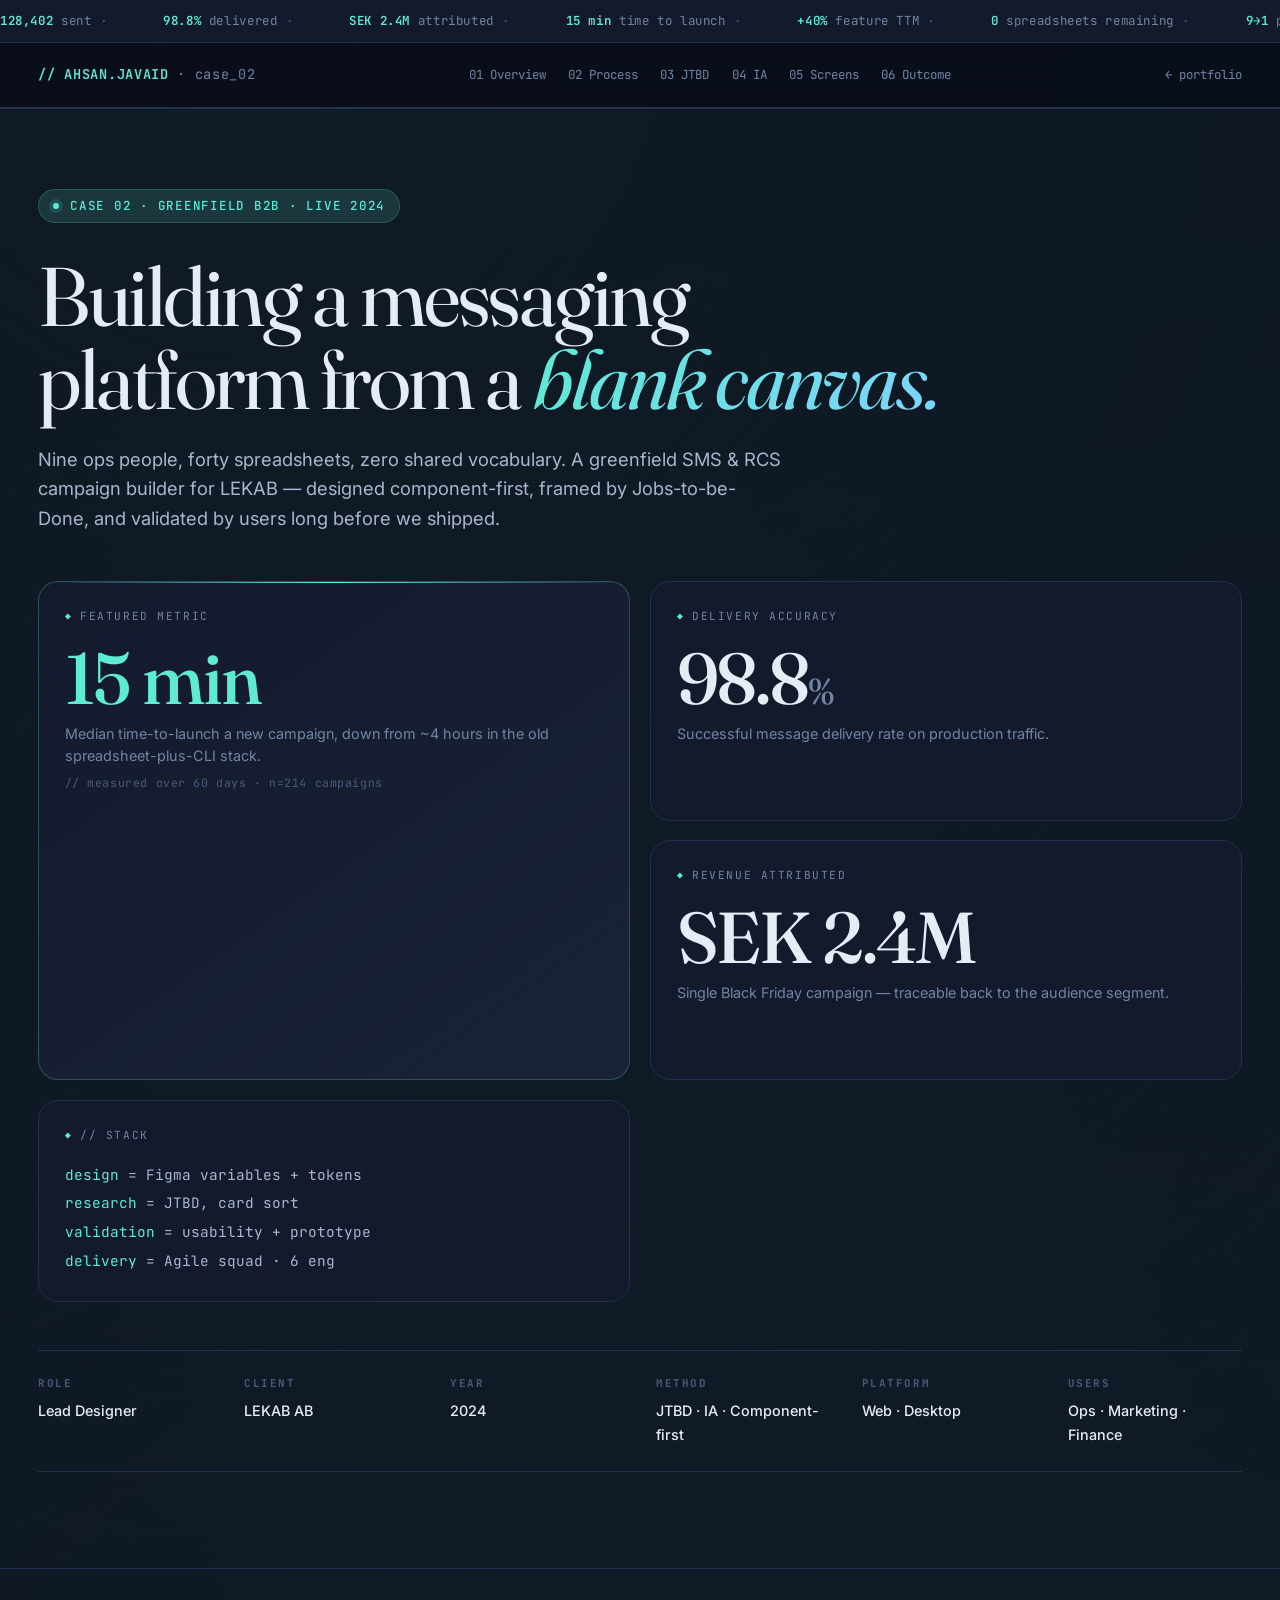
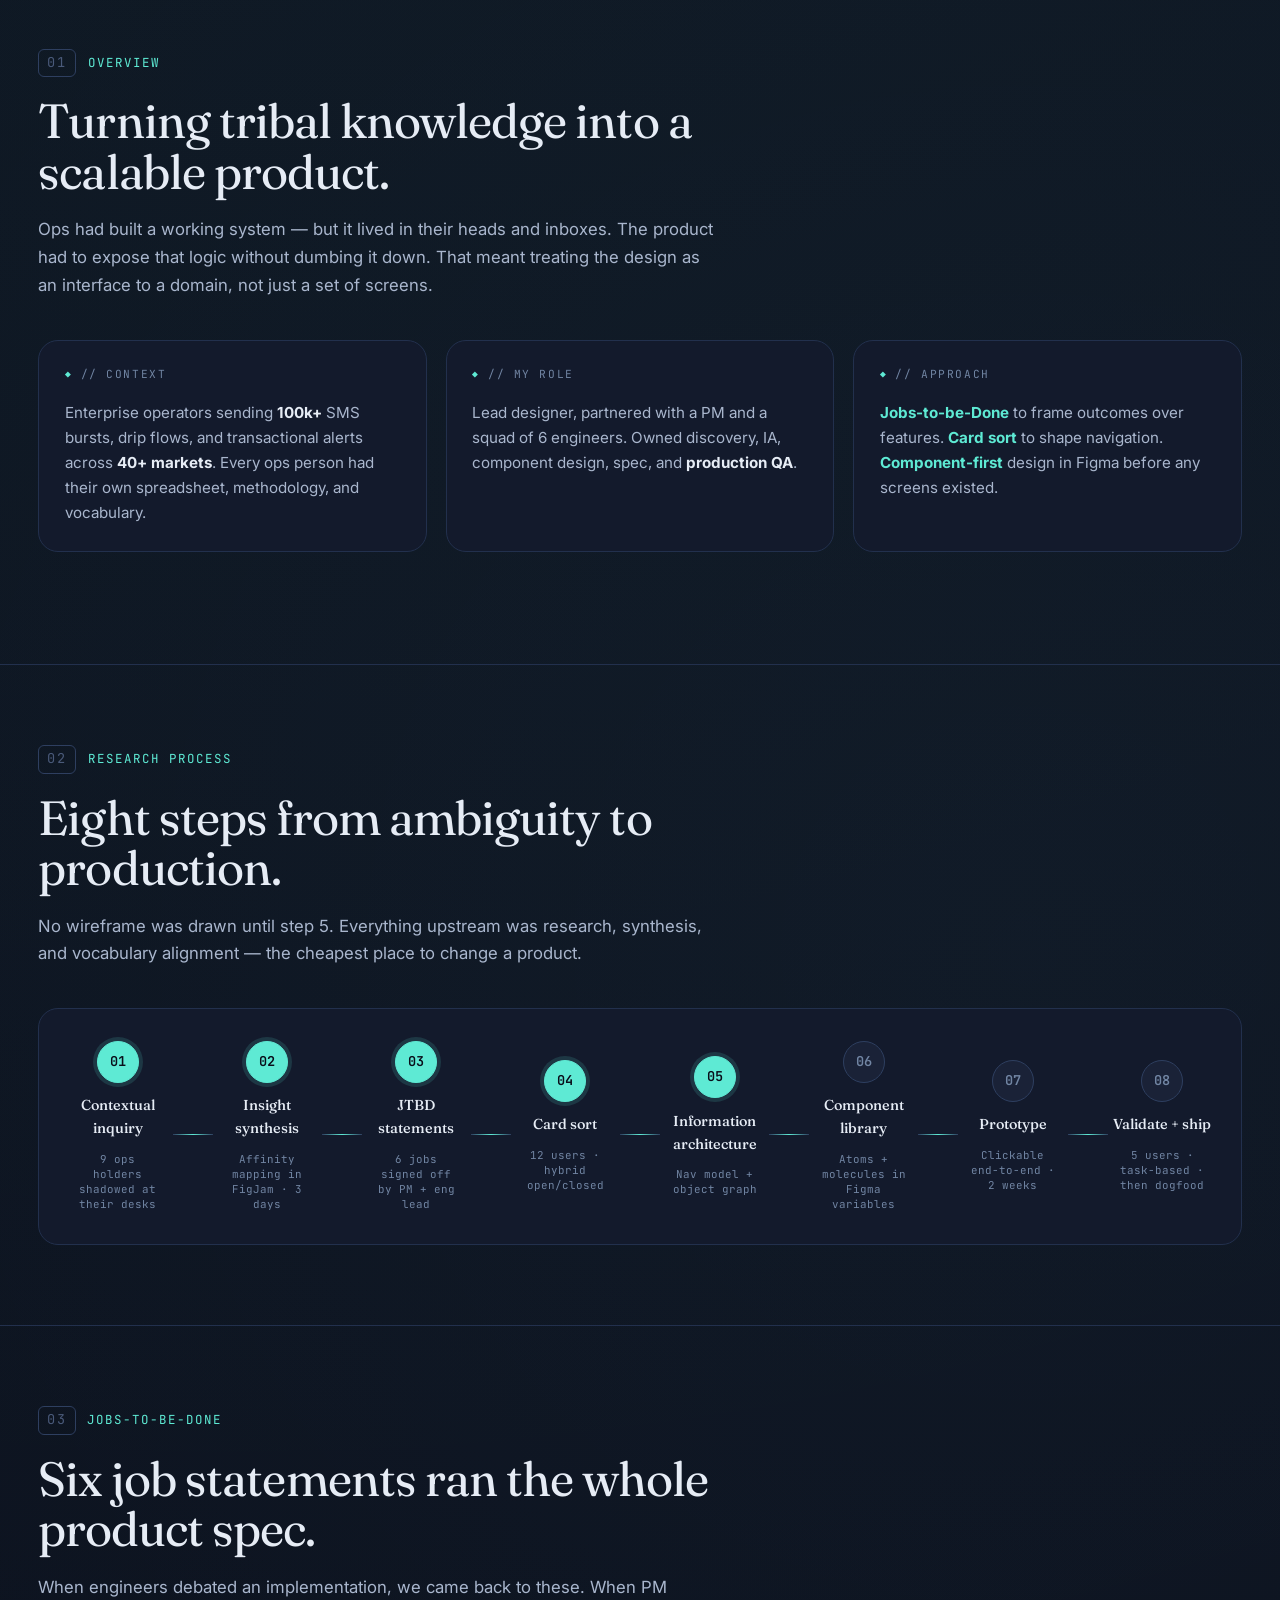
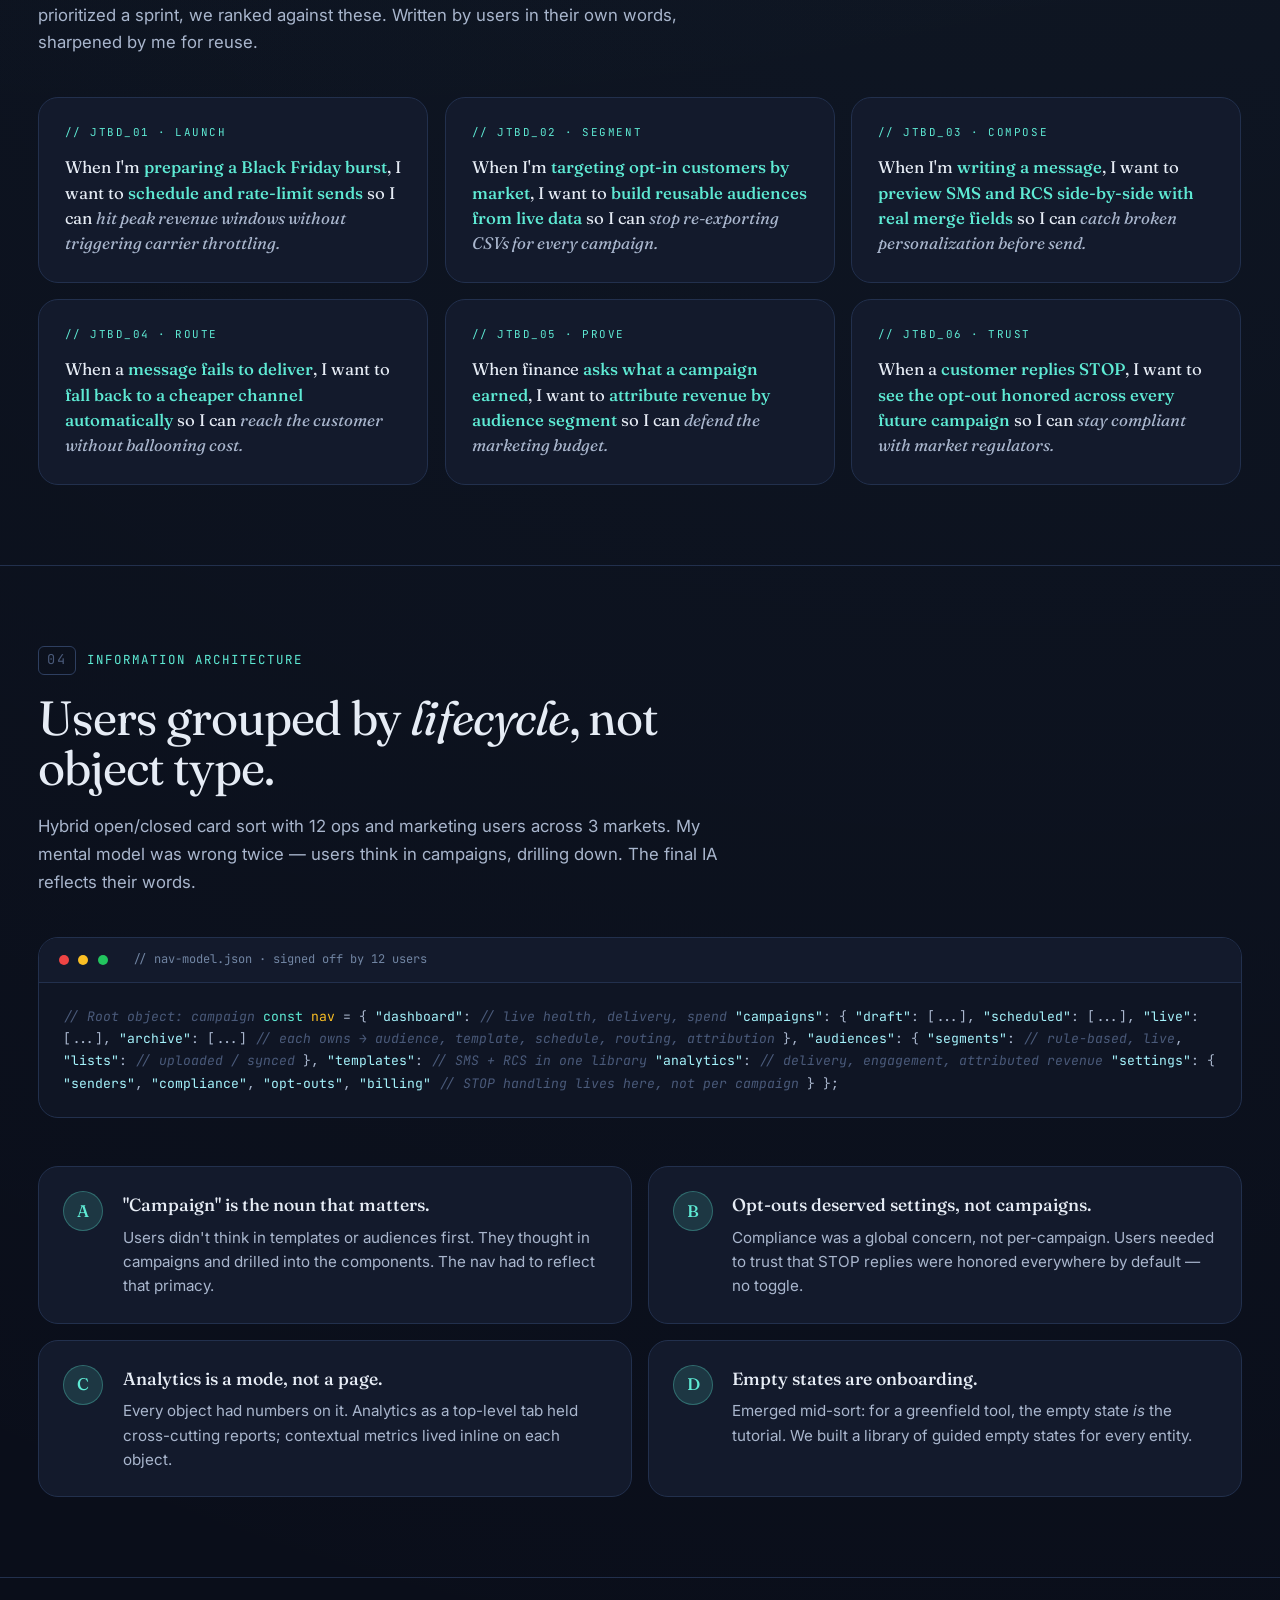
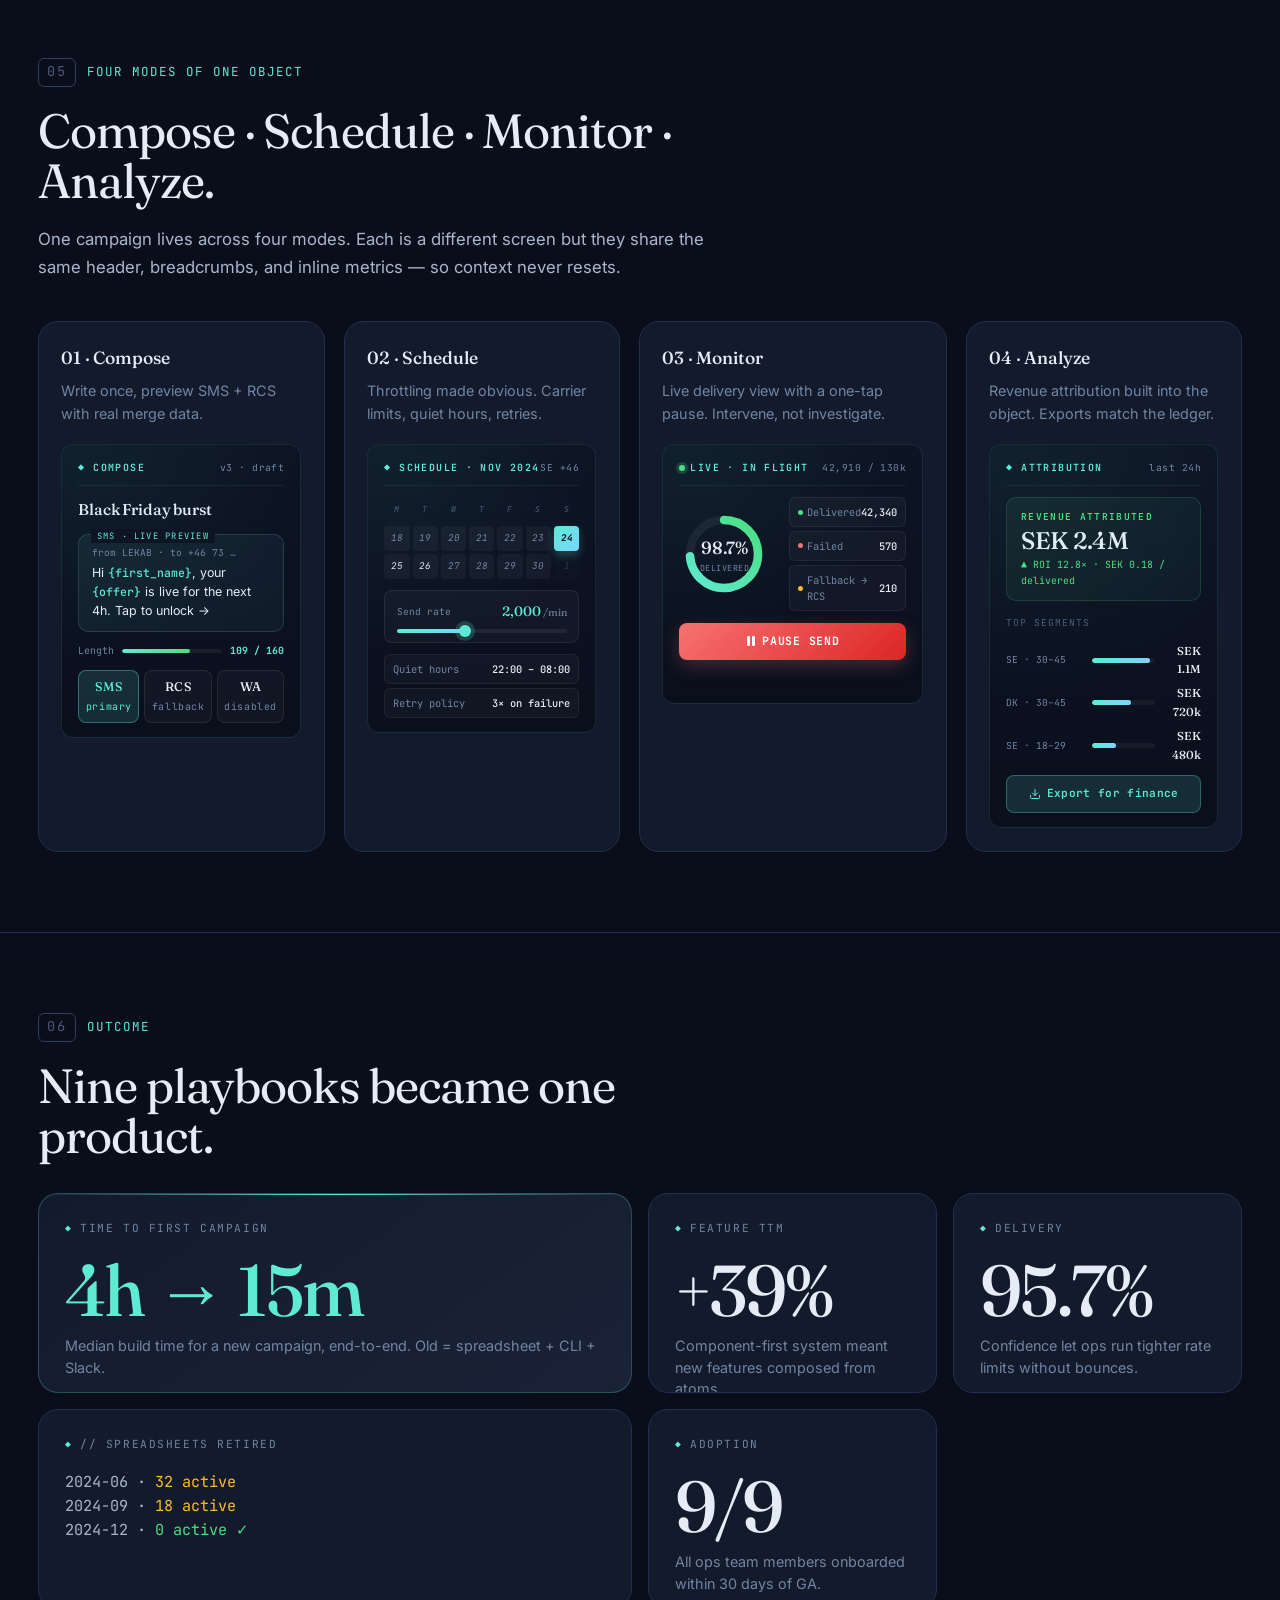
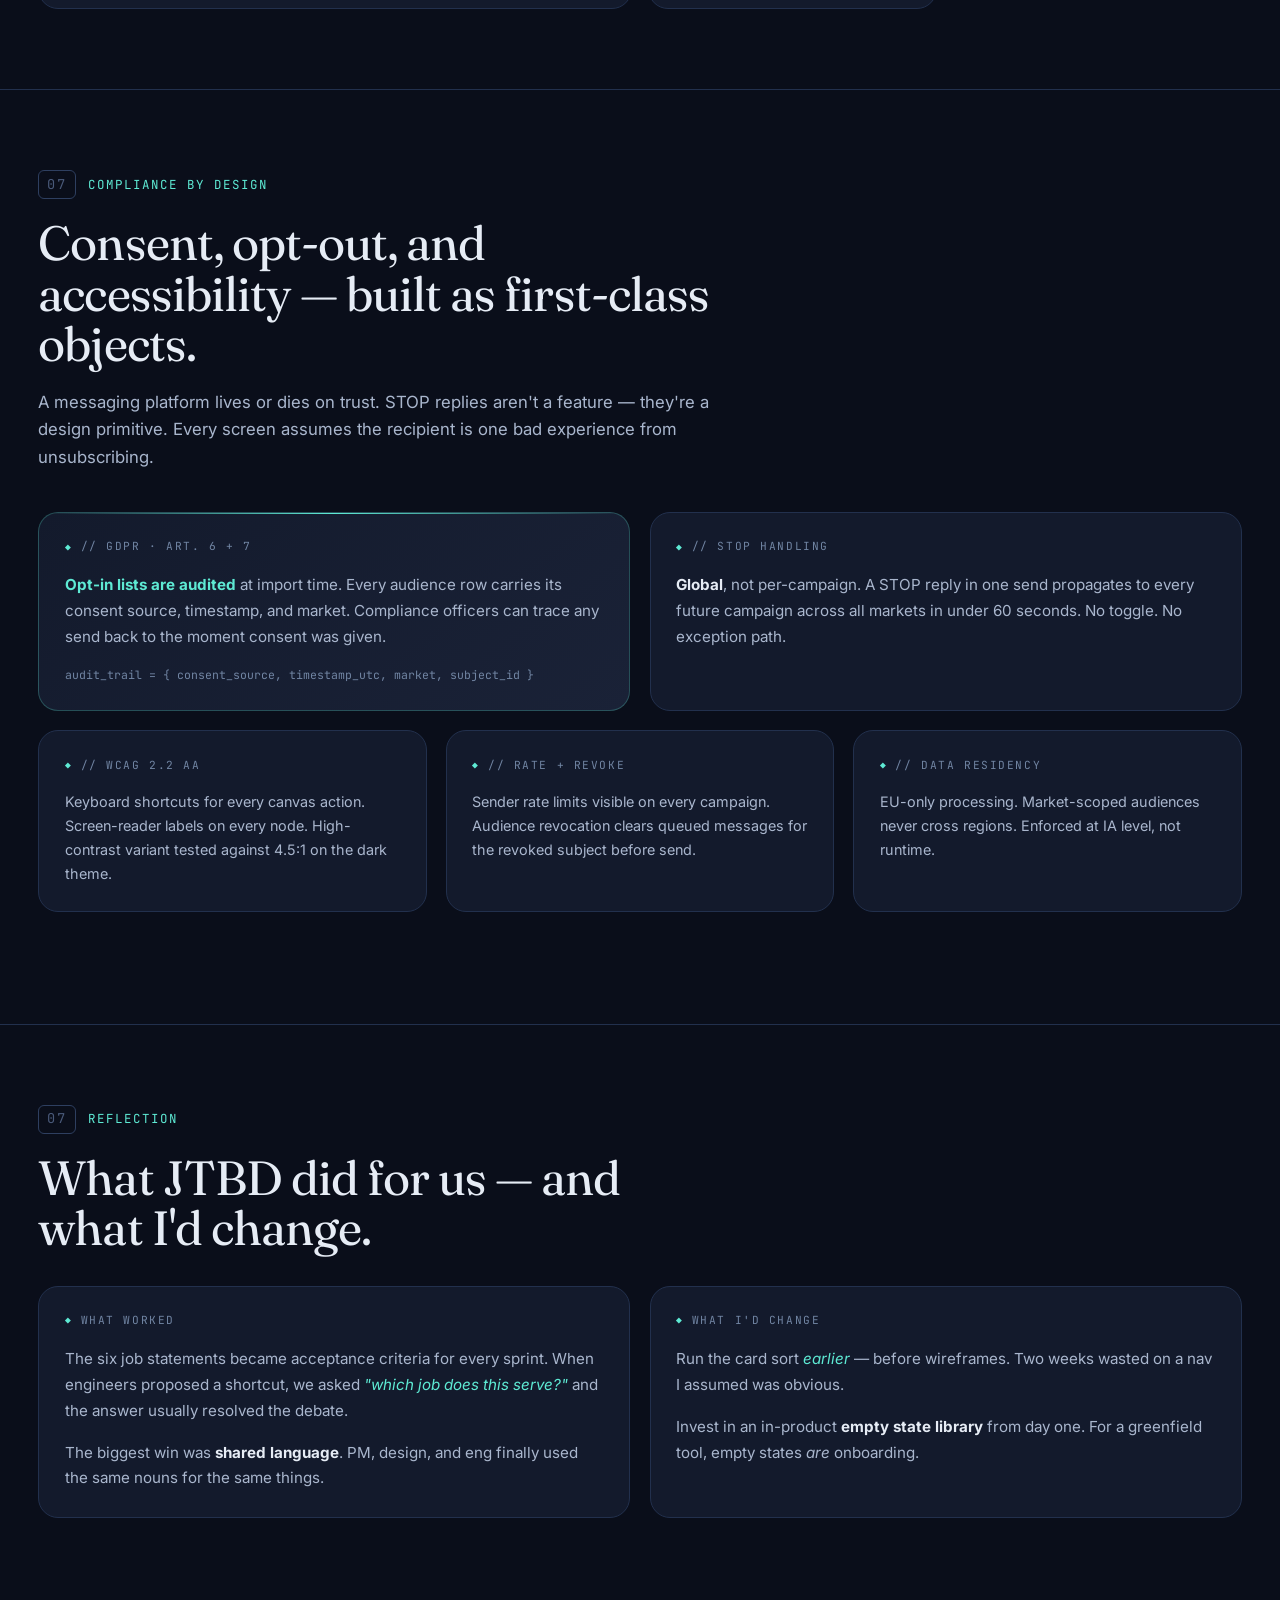
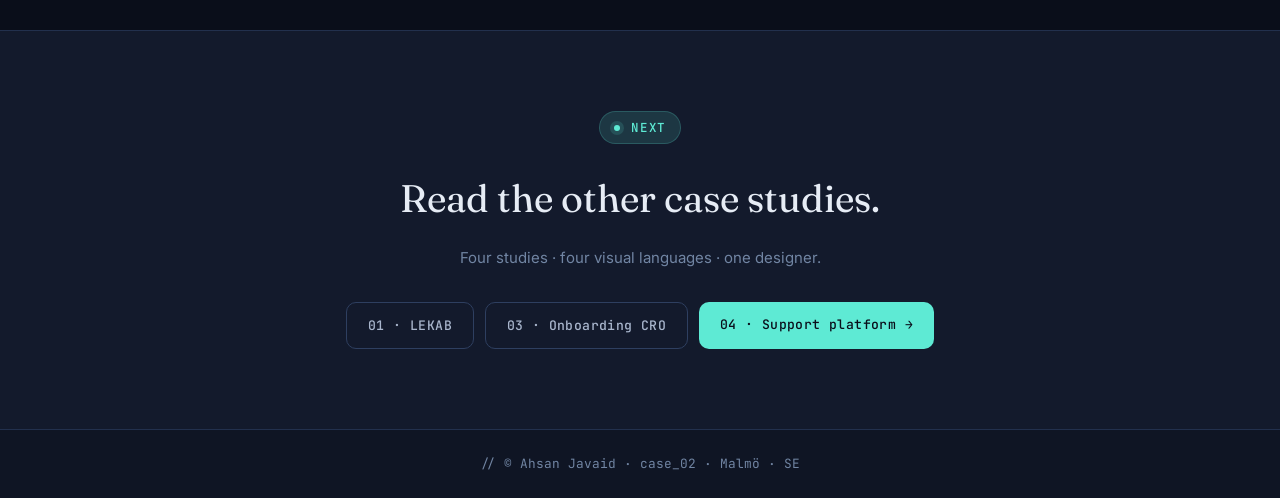
<file: case-study-messaging.html>
<!DOCTYPE html>
<html lang="en">
<head>
  <meta charset="UTF-8" />
  <meta name="viewport" content="width=device-width, initial-scale=1.0" />
  <title>Business Messaging Platform — Bento build log | Ahsan Javaid</title>
  <meta name="description" content="UX/UI case study: designing an SMS and RCS campaign builder from scratch using Jobs-to-be-Done, information architecture, and a component-first design system." />
  <link rel="preconnect" href="https://fonts.googleapis.com" />
  <link rel="preconnect" href="https://fonts.gstatic.com" crossorigin />
  <link href="https://fonts.googleapis.com/css2?family=Fraunces:opsz,wght@9..144,400;9..144,500;9..144,600;9..144,700&family=Inter:wght@400;500;600;700&family=JetBrains+Mono:wght@400;500;600;700&display=swap" rel="stylesheet" />
  <style>
    /* ========================================================================
       Case 02 · Business Messaging Platform
       Theme: BENTO DASHBOARD — dark navy, teal accent, monospace, live data
       ======================================================================== */
    :root {
      --bg: #0a0e1a;
      --bg-2: #0f1524;
      --card: #131a2c;
      --card-2: #1a2237;
      --line: #22304d;
      --line-strong: #2e3f60;
      --ink: #e6ecf5;
      --ink-2: #a9b6cd;
      --muted: #7185a3;
      --muted-2: #4a5a7a;
      --accent: #5eead4;
      --accent-2: #7dd3fc;
      --accent-glow: rgba(94, 234, 212, 0.14);
      --warn: #fbbf24;
      --danger: #f87171;
      --ok: #4ade80;
      --radius: 20px;
      --radius-sm: 12px;
    }
    * { box-sizing: border-box; }
    html { scroll-behavior: smooth; }
    body {
      margin: 0;
      font-family: "Inter", system-ui, sans-serif;
      color: var(--ink);
      background: var(--bg);
      background-image:
        radial-gradient(circle at 20% 0%, rgba(94, 234, 212, 0.06), transparent 40%),
        radial-gradient(circle at 80% 30%, rgba(125, 211, 252, 0.05), transparent 40%);
      font-size: 15px;
      line-height: 1.6;
      -webkit-font-smoothing: antialiased;
      overflow-x: hidden;
    }
    a { color: inherit; text-decoration: none; }
    .wrap { width: min(1280px, 94%); margin: 0 auto; }

    /* ===== Marquee ticker ===== */
    .ticker {
      background: var(--card);
      border-bottom: 1px solid var(--line);
      padding: 0.7rem 0;
      overflow: hidden;
      font-family: "JetBrains Mono", monospace;
      font-size: 0.78rem;
      letter-spacing: 0.05em;
    }
    .ticker-track {
      display: flex;
      gap: 3rem;
      white-space: nowrap;
      animation: scroll 40s linear infinite;
      width: max-content;
    }
    .ticker-item {
      color: var(--muted);
    }
    .ticker-item b { color: var(--accent); font-weight: 600; }
    .ticker-item i { font-style: normal; color: var(--muted-2); margin: 0 0.5rem; }
    @keyframes scroll {
      to { transform: translateX(-50%); }
    }

    /* ===== Topbar ===== */
    .topbar {
      position: sticky; top: 0; z-index: 50;
      background: rgba(10, 14, 26, 0.85);
      backdrop-filter: blur(16px);
      border-bottom: 1px solid var(--line);
    }
    .topbar-inner {
      display: flex; align-items: center; justify-content: space-between;
      min-height: 64px;
    }
    .brand {
      font-family: "JetBrains Mono", monospace;
      font-size: 0.85rem;
      letter-spacing: 0.05em;
      color: var(--accent);
      font-weight: 600;
    }
    .brand span { color: var(--muted); font-weight: 400; }
    .nav-side { display: none; gap: 1.4rem; }
    .nav-side a {
      font-family: "JetBrains Mono", monospace;
      color: var(--muted); font-size: 0.78rem;
    }
    .nav-side a:hover { color: var(--accent); }
    .back-link {
      font-family: "JetBrains Mono", monospace;
      font-size: 0.78rem;
      color: var(--muted);
    }

    /* ===== Hero ===== */
    .hero { padding: 5rem 0 3rem; }
    .kicker {
      display: inline-flex; align-items: center; gap: 0.7rem;
      color: var(--accent);
      font-family: "JetBrains Mono", monospace;
      font-size: 0.78rem;
      font-weight: 500;
      letter-spacing: 0.14em;
      text-transform: uppercase;
      margin-bottom: 2rem;
      padding: 0.35rem 0.85rem;
      background: var(--accent-glow);
      border: 1px solid rgba(94, 234, 212, 0.2);
      border-radius: 999px;
    }
    .kicker .dot {
      width: 6px; height: 6px; border-radius: 50%;
      background: var(--accent);
      box-shadow: 0 0 0 4px var(--accent-glow);
      animation: pulse 2s infinite;
    }
    @keyframes pulse {
      0%, 100% { opacity: 1; }
      50% { opacity: 0.4; }
    }
    h1.display {
      font-family: "Fraunces", serif;
      font-weight: 400;
      font-size: clamp(2.6rem, 6.5vw, 5.2rem);
      line-height: 1;
      letter-spacing: -0.03em;
      margin: 0 0 1.5rem;
      max-width: 18ch;
      color: var(--ink);
    }
    h1.display em {
      font-style: italic;
      background: linear-gradient(135deg, var(--accent), var(--accent-2));
      -webkit-background-clip: text;
      background-clip: text;
      color: transparent;
    }
    .deck {
      font-size: 1.15rem;
      color: var(--ink-2);
      max-width: 62ch;
      margin: 0 0 3rem;
      line-height: 1.6;
    }

    /* ===== Bento grid ===== */
    .bento {
      display: grid;
      grid-template-columns: 1fr;
      gap: 1rem;
      margin: 2rem 0;
    }
    .cell {
      background: var(--card);
      border: 1px solid var(--line);
      border-radius: var(--radius);
      padding: 1.6rem;
      position: relative;
      overflow: hidden;
    }
    .cell.accent {
      background: linear-gradient(145deg, var(--card), var(--card-2));
      border-color: rgba(94, 234, 212, 0.25);
    }
    .cell.accent::before {
      content: "";
      position: absolute; top: 0; left: 0; right: 0; height: 1px;
      background: linear-gradient(90deg, transparent, var(--accent), transparent);
    }
    .cell-label {
      font-family: "JetBrains Mono", monospace;
      font-size: 0.7rem;
      color: var(--muted);
      letter-spacing: 0.14em;
      text-transform: uppercase;
      margin-bottom: 1rem;
      display: flex; align-items: center; gap: 0.5rem;
    }
    .cell-label::before {
      content: "◆"; color: var(--accent); font-size: 0.6rem;
    }

    /* Big metric */
    .metric-big {
      font-family: "Fraunces", serif;
      font-weight: 500;
      font-size: clamp(2.8rem, 6vw, 4.5rem);
      color: var(--ink);
      letter-spacing: -0.03em;
      line-height: 1;
      margin: 0.5rem 0 0.6rem;
    }
    .metric-big.teal { color: var(--accent); }
    .metric-caption {
      font-size: 0.9rem;
      color: var(--muted);
      line-height: 1.5;
    }
    .metric-mono {
      font-family: "JetBrains Mono", monospace;
      font-size: 0.72rem;
      color: var(--muted-2);
      margin-top: 0.5rem;
      letter-spacing: 0.05em;
    }

    /* Meta grid */
    .meta {
      display: grid;
      grid-template-columns: repeat(2, 1fr);
      gap: 1rem 2rem;
      padding: 1.5rem 0;
      border-top: 1px solid var(--line);
      border-bottom: 1px solid var(--line);
      margin: 3rem 0;
    }
    .meta > div strong {
      display: block;
      font-family: "JetBrains Mono", monospace;
      font-size: 0.68rem;
      color: var(--muted-2);
      letter-spacing: 0.14em;
      text-transform: uppercase;
      margin-bottom: 0.4rem;
    }
    .meta > div span {
      font-size: 0.9rem;
      color: var(--ink);
      font-weight: 500;
    }

    /* ===== Sections ===== */
    section {
      padding: 5rem 0;
      border-top: 1px solid var(--line);
    }
    .section-title {
      font-family: "JetBrains Mono", monospace;
      font-size: 0.78rem;
      color: var(--accent);
      letter-spacing: 0.16em;
      text-transform: uppercase;
      margin-bottom: 1.2rem;
      display: flex; align-items: center; gap: 0.7rem;
    }
    .section-title::before {
      content: attr(data-num);
      font-family: "JetBrains Mono", monospace;
      color: var(--muted-2);
      font-size: 0.85rem;
      padding: 0.15rem 0.5rem;
      border: 1px solid var(--line-strong);
      border-radius: 6px;
    }
    h2.head {
      font-family: "Fraunces", serif;
      font-weight: 400;
      font-size: clamp(1.8rem, 4vw, 3rem);
      line-height: 1.05;
      letter-spacing: -0.02em;
      margin: 0 0 1.2rem;
      max-width: 22ch;
      color: var(--ink);
    }
    .lede {
      font-size: 1.05rem;
      color: var(--ink-2);
      max-width: 62ch;
      margin: 0 0 2.5rem;
      line-height: 1.65;
    }

    /* ===== Research flow ===== */
    .flow-track {
      background: var(--card);
      border: 1px solid var(--line);
      border-radius: var(--radius);
      padding: 2rem 1.5rem;
      overflow-x: auto;
      margin-top: 2rem;
    }
    .flow-line {
      display: flex;
      align-items: center;
      gap: 0;
      min-width: 900px;
      position: relative;
    }
    .flow-step {
      flex: 1;
      display: flex;
      flex-direction: column;
      align-items: center;
      gap: 0.7rem;
      position: relative;
    }
    .flow-dot {
      width: 42px; height: 42px;
      border-radius: 50%;
      background: var(--card-2);
      border: 1px solid var(--line-strong);
      display: flex; align-items: center; justify-content: center;
      font-family: "JetBrains Mono", monospace;
      font-size: 0.85rem;
      color: var(--muted);
      font-weight: 600;
      z-index: 2;
    }
    .flow-step.active .flow-dot {
      background: var(--accent);
      color: var(--bg);
      border-color: var(--accent);
      box-shadow: 0 0 0 4px var(--accent-glow);
    }
    .flow-step b {
      font-family: "Fraunces", serif;
      font-weight: 500;
      font-size: 0.9rem;
      color: var(--ink);
      text-align: center;
    }
    .flow-step span {
      font-family: "JetBrains Mono", monospace;
      font-size: 0.68rem;
      color: var(--muted);
      text-align: center;
      max-width: 12ch;
      line-height: 1.4;
    }
    .flow-connector {
      flex: 0 0 40px;
      height: 1px;
      background: linear-gradient(90deg, var(--line-strong), var(--accent), var(--line-strong));
      align-self: center;
      margin-top: 1rem;
    }

    /* ===== JTBD cards ===== */
    .jtbd-grid {
      display: grid;
      grid-template-columns: 1fr;
      gap: 1rem;
      margin-top: 2rem;
    }
    .jtbd {
      background: var(--card);
      border: 1px solid var(--line);
      border-radius: var(--radius);
      padding: 1.6rem;
      position: relative;
    }
    .jtbd .tag {
      font-family: "JetBrains Mono", monospace;
      font-size: 0.68rem;
      color: var(--accent);
      letter-spacing: 0.14em;
      text-transform: uppercase;
      margin-bottom: 0.9rem;
    }
    .jtbd .story {
      font-family: "Fraunces", serif;
      font-size: 1.05rem;
      line-height: 1.5;
      color: var(--ink);
      margin: 0;
    }
    .jtbd .story b { color: var(--accent); font-weight: 500; }
    .jtbd .story em { color: var(--ink-2); font-style: italic; }

    /* ===== IA / code panel ===== */
    .code-panel {
      background: var(--bg-2);
      border: 1px solid var(--line);
      border-radius: var(--radius);
      overflow: hidden;
      margin-top: 2rem;
    }
    .code-head {
      display: flex; align-items: center; gap: 0.6rem;
      padding: 0.8rem 1.2rem;
      background: var(--card);
      border-bottom: 1px solid var(--line);
      font-family: "JetBrains Mono", monospace;
      font-size: 0.75rem;
    }
    .code-head .dot-r { width: 10px; height: 10px; border-radius: 50%; background: #ef4444; }
    .code-head .dot-y { width: 10px; height: 10px; border-radius: 50%; background: #fbbf24; }
    .code-head .dot-g { width: 10px; height: 10px; border-radius: 50%; background: #22c55e; }
    .code-head .file { color: var(--muted); margin-left: 1rem; }
    .code-body {
      padding: 1.4rem 1.5rem;
      font-family: "JetBrains Mono", monospace;
      font-size: 0.82rem;
      line-height: 1.7;
      color: var(--ink-2);
      overflow-x: auto;
    }
    .code-body .k { color: var(--accent); }
    .code-body .s { color: #a5f3fc; }
    .code-body .c { color: var(--muted-2); font-style: italic; }
    .code-body .n { color: var(--warn); }

    /* ===== Screen preview ===== */
    .screen-grid {
      display: grid;
      grid-template-columns: 1fr;
      gap: 2rem;
      margin-top: 2rem;
    }
    .screen {
      background: var(--card);
      border: 1px solid var(--line);
      border-radius: var(--radius);
      padding: 1.4rem;
    }
    .screen h4 {
      font-family: "Fraunces", serif;
      font-weight: 500;
      font-size: 1.1rem;
      margin: 0 0 0.4rem;
      color: var(--ink);
    }
    .screen p { color: var(--muted); margin: 0 0 1.2rem; font-size: 0.9rem; }

    /* ===== Beauty mode-screen mockups (rich dashboards) ===== */
    .mock-app {
      background: linear-gradient(180deg, #0d1424 0%, #0a0f1c 100%);
      border-radius: 12px;
      border: 1px solid rgba(94, 234, 212, 0.12);
      padding: 0.9rem 1rem;
      display: flex;
      flex-direction: column;
      gap: 0.7rem;
      position: relative;
      overflow: hidden;
      min-height: 260px;
    }
    .mock-app::before {
      content: "";
      position: absolute; inset: 0;
      background: radial-gradient(circle at 10% 0%, rgba(94, 234, 212, 0.06), transparent 60%);
      pointer-events: none;
    }
    .mock-head {
      display: flex; align-items: center; justify-content: space-between;
      padding-bottom: 0.6rem;
      border-bottom: 1px solid rgba(94, 234, 212, 0.08);
    }
    .mock-tag {
      font-family: "JetBrains Mono", monospace;
      font-size: 0.62rem;
      color: var(--accent);
      letter-spacing: 0.14em;
      text-transform: uppercase;
      font-weight: 600;
      display: inline-flex; align-items: center; gap: 5px;
    }
    .mock-tag .dot-live {
      width: 6px; height: 6px; border-radius: 50%;
      background: #4ade80;
      box-shadow: 0 0 0 3px rgba(74, 222, 128, 0.2);
      animation: mock-blink 1.6s ease-in-out infinite;
    }
    @keyframes mock-blink { 50% { opacity: 0.4; } }
    .mock-badge {
      font-family: "JetBrains Mono", monospace;
      font-size: 0.6rem;
      color: var(--muted);
      letter-spacing: 0.05em;
    }
    .mock-title {
      font-family: "Fraunces", serif;
      font-size: 0.98rem;
      font-weight: 500;
      color: var(--ink);
      letter-spacing: -0.01em;
    }

    /* Compose */
    .msg-preview {
      background: linear-gradient(135deg, rgba(94, 234, 212, 0.08), rgba(125, 211, 252, 0.05));
      border: 1px solid rgba(94, 234, 212, 0.16);
      border-radius: 10px;
      padding: 0.65rem 0.8rem;
      display: flex; flex-direction: column; gap: 4px;
      position: relative;
    }
    .msg-preview::before {
      content: "SMS · LIVE PREVIEW";
      position: absolute;
      top: -6px; left: 0.7rem;
      font-family: "JetBrains Mono", monospace;
      font-size: 0.55rem;
      color: var(--accent);
      letter-spacing: 0.14em;
      background: #0d1424;
      padding: 0 6px;
    }
    .msg-preview .from {
      font-family: "JetBrains Mono", monospace;
      font-size: 0.6rem;
      color: var(--muted);
    }
    .msg-preview .body {
      font-size: 0.78rem;
      color: var(--ink);
      line-height: 1.5;
    }
    .msg-preview .body b { color: var(--accent); font-weight: 500; font-family: "JetBrains Mono", monospace; font-size: 0.72rem; }

    .char-meter {
      display: flex; align-items: center; gap: 8px;
      font-family: "JetBrains Mono", monospace;
      font-size: 0.62rem;
      color: var(--muted);
    }
    .char-meter .bar {
      flex: 1; height: 4px;
      background: rgba(255,255,255,0.06);
      border-radius: 2px;
      overflow: hidden;
    }
    .char-meter .bar i {
      display: block; height: 100%;
      background: linear-gradient(90deg, var(--accent), #4ade80);
      width: 68%;
      border-radius: 2px;
    }
    .char-meter b { color: var(--accent); }

    .channel-toggle {
      display: flex; gap: 5px;
    }
    .channel-toggle .ch {
      flex: 1;
      padding: 0.4rem;
      background: rgba(255,255,255,0.03);
      border: 1px solid rgba(255,255,255,0.08);
      border-radius: 8px;
      text-align: center;
      font-family: "JetBrains Mono", monospace;
      font-size: 0.62rem;
      color: var(--muted);
      letter-spacing: 0.06em;
    }
    .channel-toggle .ch.on {
      background: rgba(94, 234, 212, 0.14);
      border-color: rgba(94, 234, 212, 0.35);
      color: var(--accent);
    }
    .channel-toggle .ch b { color: var(--ink); font-family: "Fraunces", serif; font-weight: 500; display: block; font-size: 0.78rem; margin-bottom: 2px; }
    .channel-toggle .ch.on b { color: var(--accent); }

    /* Schedule — calendar mini */
    .cal-mini {
      display: grid; grid-template-columns: repeat(7, 1fr); gap: 3px;
    }
    .cal-mini i {
      aspect-ratio: 1;
      background: rgba(255,255,255,0.04);
      border-radius: 4px;
      display: flex; align-items: center; justify-content: center;
      font-family: "JetBrains Mono", monospace;
      font-size: 0.58rem;
      color: var(--muted);
    }
    .cal-mini i.head { background: transparent; color: var(--muted-2); font-size: 0.5rem; letter-spacing: 0.08em; }
    .cal-mini i.today {
      background: linear-gradient(135deg, var(--accent), #7dd3fc);
      color: var(--bg);
      font-weight: 700;
      box-shadow: 0 4px 10px rgba(94, 234, 212, 0.28);
    }
    .cal-mini i.next { color: var(--ink); }

    .rate-slider {
      background: rgba(255,255,255,0.03);
      border: 1px solid rgba(255,255,255,0.08);
      border-radius: 8px;
      padding: 0.6rem 0.7rem;
    }
    .rate-slider .lbl {
      display: flex; justify-content: space-between; align-items: center;
      font-family: "JetBrains Mono", monospace;
      font-size: 0.6rem;
      color: var(--muted);
      margin-bottom: 6px;
    }
    .rate-slider .lbl b {
      color: var(--accent);
      font-size: 0.85rem;
      font-family: "Fraunces", serif;
      font-weight: 500;
    }
    .rate-slider .track {
      height: 4px;
      background: rgba(255,255,255,0.06);
      border-radius: 2px;
      position: relative;
    }
    .rate-slider .track i {
      position: absolute; inset: 0 60% 0 0;
      background: linear-gradient(90deg, var(--accent), #7dd3fc);
      border-radius: 2px;
    }
    .rate-slider .track::after {
      content: "";
      position: absolute; top: -4px; left: 40%;
      width: 12px; height: 12px; border-radius: 50%;
      background: var(--accent);
      box-shadow: 0 0 0 4px rgba(94, 234, 212, 0.2);
      transform: translateX(-50%);
    }

    /* Monitor — SVG donut chart + KPIs */
    .monitor-grid {
      display: grid;
      grid-template-columns: 100px 1fr;
      gap: 10px;
      align-items: center;
    }
    .donut-wrap {
      position: relative;
      width: 90px; height: 90px;
    }
    .donut-wrap svg { display: block; width: 100%; height: 100%; }
    .donut-wrap .donut-center {
      position: absolute; inset: 0;
      display: flex; flex-direction: column;
      align-items: center; justify-content: center;
      font-family: "Fraunces", serif;
    }
    .donut-wrap .donut-center b {
      font-size: 1.1rem; color: var(--ink); font-weight: 500;
      letter-spacing: -0.02em;
    }
    .donut-wrap .donut-center span {
      font-family: "JetBrains Mono", monospace;
      font-size: 0.52rem;
      color: var(--muted);
      letter-spacing: 0.06em;
    }
    .kpi-stack { display: flex; flex-direction: column; gap: 4px; }
    .kpi-row {
      display: flex; justify-content: space-between; align-items: center;
      background: rgba(255,255,255,0.03);
      border: 1px solid rgba(255,255,255,0.06);
      border-radius: 6px;
      padding: 0.35rem 0.5rem;
      font-family: "JetBrains Mono", monospace;
      font-size: 0.65rem;
      color: var(--muted);
    }
    .kpi-row b { color: var(--ink); font-weight: 500; }
    .kpi-row .dt { display: inline-flex; align-items: center; gap: 4px; }
    .kpi-row .dt .d { width: 5px; height: 5px; border-radius: 50%; }
    .kpi-row .dt .d.g { background: #4ade80; }
    .kpi-row .dt .d.r { background: #f87171; }
    .kpi-row .dt .d.y { background: #fbbf24; }

    .pause-cta {
      background: linear-gradient(135deg, #f87171, #dc2626);
      color: #fff;
      text-align: center;
      padding: 0.6rem;
      border-radius: 8px;
      font-family: "JetBrains Mono", monospace;
      font-size: 0.72rem;
      font-weight: 700;
      letter-spacing: 0.06em;
      display: flex; align-items: center; justify-content: center; gap: 6px;
      box-shadow: 0 6px 18px rgba(248, 113, 113, 0.25);
    }

    /* Analyze — big revenue + spark bars */
    .rev-hero {
      background: linear-gradient(135deg, rgba(74, 222, 128, 0.08), rgba(94, 234, 212, 0.04));
      border: 1px solid rgba(74, 222, 128, 0.16);
      border-radius: 10px;
      padding: 0.7rem 0.85rem;
    }
    .rev-hero .lbl {
      font-family: "JetBrains Mono", monospace;
      font-size: 0.6rem;
      color: #4ade80;
      letter-spacing: 0.14em;
      text-transform: uppercase;
      font-weight: 600;
    }
    .rev-hero .val {
      font-family: "Fraunces", serif;
      font-weight: 500;
      font-size: 1.5rem;
      color: var(--ink);
      letter-spacing: -0.02em;
      line-height: 1;
      margin-top: 4px;
    }
    .rev-hero .roi {
      font-family: "JetBrains Mono", monospace;
      font-size: 0.62rem;
      color: #4ade80;
      margin-top: 4px;
    }

    .seg-bars {
      display: flex; flex-direction: column; gap: 6px;
    }
    .seg-row {
      display: grid;
      grid-template-columns: 80px 1fr 40px;
      gap: 6px;
      align-items: center;
      font-family: "JetBrains Mono", monospace;
      font-size: 0.6rem;
    }
    .seg-row span:first-child { color: var(--muted); }
    .seg-row .bar {
      height: 5px; background: rgba(255,255,255,0.05); border-radius: 3px; overflow: hidden;
    }
    .seg-row .bar i { display: block; height: 100%; background: linear-gradient(90deg, var(--accent), #7dd3fc); border-radius: 3px; }
    .seg-row b { text-align: right; color: var(--ink); font-family: "Fraunces", serif; font-weight: 500; font-size: 0.72rem; }

    /* Export CTA */
    .export-cta {
      background: rgba(94, 234, 212, 0.14);
      color: var(--accent);
      border: 1px solid rgba(94, 234, 212, 0.3);
      text-align: center;
      padding: 0.55rem;
      border-radius: 8px;
      font-family: "JetBrains Mono", monospace;
      font-size: 0.7rem;
      font-weight: 600;
      display: flex; align-items: center; justify-content: center; gap: 6px;
      letter-spacing: 0.03em;
    }
    .app-preview {
      background: var(--bg-2);
      border: 1px solid var(--line);
      border-radius: var(--radius-sm);
      padding: 1rem;
      display: flex; flex-direction: column; gap: 0.6rem;
      font-family: "JetBrains Mono", monospace;
      font-size: 0.72rem;
    }
    .app-row {
      display: flex; justify-content: space-between; padding: 0.5rem 0.7rem;
      background: var(--card);
      border: 1px solid var(--line);
      border-radius: 8px;
    }
    .app-row.on {
      background: var(--accent-glow);
      border-color: rgba(94, 234, 212, 0.3);
      color: var(--accent);
    }
    .app-row b { color: var(--ink); font-weight: 500; }
    .app-row .val { color: var(--muted); }

    /* Insights */
    .insights { display: grid; grid-template-columns: 1fr; gap: 1rem; margin-top: 2rem; }
    .insight {
      background: var(--card);
      border: 1px solid var(--line);
      border-radius: var(--radius);
      padding: 1.5rem;
      display: grid;
      grid-template-columns: auto 1fr;
      gap: 1.2rem;
      align-items: start;
    }
    .insight-num {
      width: 40px; height: 40px; border-radius: 50%;
      background: var(--accent-glow);
      color: var(--accent);
      border: 1px solid rgba(94, 234, 212, 0.3);
      display: flex; align-items: center; justify-content: center;
      font-family: "Fraunces", serif; font-weight: 500; font-size: 1.05rem;
    }
    .insight h4 { font-family: "Fraunces", serif; font-weight: 500; font-size: 1.1rem; margin: 0 0 0.4rem; color: var(--ink); }
    .insight p { color: var(--ink-2); font-size: 0.95rem; line-height: 1.6; margin: 0; }

    /* Outcome bento */
    .outcome-bento {
      display: grid;
      grid-template-columns: 1fr;
      gap: 1rem;
      margin-top: 2rem;
    }

    /* Footer */
    .cta-block {
      padding: 5rem 0;
      background: var(--card);
      border-top: 1px solid var(--line);
      text-align: center;
    }
    .cta-block h2 {
      font-family: "Fraunces", serif;
      font-weight: 400;
      font-size: clamp(1.6rem, 3vw, 2.4rem);
      margin: 0 0 1rem;
      color: var(--ink);
    }
    .cta-block p { color: var(--muted); margin: 0 0 2rem; }
    .cta-row { display: flex; gap: 0.7rem; justify-content: center; flex-wrap: wrap; }
    .cta {
      padding: 0.75rem 1.3rem;
      border-radius: 10px;
      font-family: "JetBrains Mono", monospace;
      font-size: 0.82rem;
      font-weight: 500;
      letter-spacing: 0.03em;
    }
    .cta.primary { background: var(--accent); color: var(--bg); }
    .cta.ghost { border: 1px solid var(--line-strong); color: var(--ink-2); }
    .foot {
      padding: 1.5rem 0;
      color: var(--muted); font-size: 0.8rem;
      text-align: center;
      font-family: "JetBrains Mono", monospace;
      border-top: 1px solid var(--line);
      background: var(--bg-2);
    }

    /* Responsive bento */
    @media (min-width: 720px) {
      .nav-side { display: flex; }
      .meta { grid-template-columns: repeat(3, 1fr); }
      .jtbd-grid { grid-template-columns: repeat(2, 1fr); }
      .insights { grid-template-columns: 1fr 1fr; }
      .screen-grid { grid-template-columns: 1fr 1fr; gap: 1.6rem; }
    }
    @media (min-width: 960px) {
      .meta { grid-template-columns: repeat(6, 1fr); }
      .bento {
        grid-template-columns: repeat(6, 1fr);
        grid-template-rows: 240px 240px;
        gap: 1.2rem;
      }
      .cell.tall { grid-row: span 2; }
      .cell.wide-2 { grid-column: span 2; }
      .cell.wide-3 { grid-column: span 3; }
      .cell.wide-4 { grid-column: span 4; }
      .cell.wide-6 { grid-column: span 6; }
      .outcome-bento {
        grid-template-columns: repeat(4, 1fr);
        grid-template-rows: 200px 200px;
      }
      .outcome-bento .out-wide { grid-column: span 2; }
      .jtbd-grid { grid-template-columns: repeat(3, 1fr); }
      .screen-grid { grid-template-columns: repeat(4, 1fr); gap: 1.2rem; }
    }
    @media (max-width: 480px) {
      .hero { padding: 3rem 0 1.5rem; }
      section { padding: 3.5rem 0; }
      .bento { gap: 0.7rem; }
      .cell { padding: 1.2rem; }
      .metric-big { font-size: 2rem !important; }
      .flow-track { padding: 1.4rem 1rem; }
      .screen-grid { gap: 1.6rem; }
      .screen { padding: 1.2rem; }
      .mock-app { min-height: unset; padding: 0.8rem; }
      .meta { gap: 0.8rem 1.4rem; padding: 1.1rem 0; margin: 2rem 0; }
      .cta-block { padding: 3.5rem 0; }
    }
  </style>
  <link rel="stylesheet" href="enhancements.css" />
</head>
<body>

  <!-- ============ TICKER ============ -->
  <div class="ticker" aria-hidden="true">
    <div class="ticker-track">
      <span class="ticker-item"><b>128,402</b> sent<i>·</i></span>
      <span class="ticker-item"><b>98.8%</b> delivered<i>·</i></span>
      <span class="ticker-item"><b>SEK 2.4M</b> attributed<i>·</i></span>
      <span class="ticker-item"><b>15 min</b> time to launch<i>·</i></span>
      <span class="ticker-item"><b>+40%</b> feature TTM<i>·</i></span>
      <span class="ticker-item"><b>0</b> spreadsheets remaining<i>·</i></span>
      <span class="ticker-item"><b>9→1</b> playbook consolidation<i>·</i></span>
      <span class="ticker-item"><b>6</b> jobs, 1 product<i>·</i></span>
      <!-- duplicate for infinite loop -->
      <span class="ticker-item"><b>128,402</b> sent<i>·</i></span>
      <span class="ticker-item"><b>98.8%</b> delivered<i>·</i></span>
      <span class="ticker-item"><b>SEK 2.4M</b> attributed<i>·</i></span>
      <span class="ticker-item"><b>15 min</b> time to launch<i>·</i></span>
      <span class="ticker-item"><b>+40%</b> feature TTM<i>·</i></span>
      <span class="ticker-item"><b>0</b> spreadsheets remaining<i>·</i></span>
      <span class="ticker-item"><b>9→1</b> playbook consolidation<i>·</i></span>
      <span class="ticker-item"><b>6</b> jobs, 1 product<i>·</i></span>
    </div>
  </div>

  <!-- ============ TOPBAR ============ -->
  <header class="topbar">
    <div class="wrap topbar-inner">
      <a class="brand" href="index.html">// AHSAN.JAVAID <span>· case_02</span></a>
      <nav class="nav-side">
        <a href="#overview">01 Overview</a>
        <a href="#process">02 Process</a>
        <a href="#jtbd">03 JTBD</a>
        <a href="#ia">04 IA</a>
        <a href="#screens">05 Screens</a>
        <a href="#outcome">06 Outcome</a>
      </nav>
      <a class="back-link" href="index.html">← portfolio</a>
    </div>
  </header>

  <!-- ============ HERO ============ -->
  <section class="hero">
    <div class="wrap">
      <div class="kicker"><span class="dot"></span>Case 02 · Greenfield B2B · Live 2024</div>
      <h1 class="display reveal d1">Building a messaging platform from a <em>blank canvas.</em></h1>
      <p class="deck reveal d2">
        Nine ops people, forty spreadsheets, zero shared vocabulary. A greenfield SMS &amp; RCS campaign
        builder for LEKAB — designed component-first, framed by Jobs-to-be-Done, and validated by users
        long before we shipped.
      </p>

      <!-- Hero bento -->
      <div class="bento">
        <div class="cell tall wide-3 accent spotlight reveal d3">
          <div class="cell-label">Featured metric</div>
          <div class="metric-big teal"><span class="count-up" data-count="15">0</span> min</div>
          <div class="metric-caption">Median time-to-launch a new campaign, down from ~4 hours in the old spreadsheet-plus-CLI stack.</div>
          <div class="metric-mono">// measured over 60 days · n=214 campaigns</div>
        </div>
        <div class="cell wide-3 spotlight reveal d4 hover-lift">
          <div class="cell-label">Delivery accuracy</div>
          <div class="metric-big"><span class="count-up" data-count="98.8">0</span><span style="color: var(--muted); font-size: 0.5em;">%</span></div>
          <div class="metric-caption">Successful message delivery rate on production traffic.</div>
        </div>
        <div class="cell wide-3 spotlight reveal d5 hover-lift">
          <div class="cell-label">Revenue attributed</div>
          <div class="metric-big">SEK 2.4M</div>
          <div class="metric-caption">Single Black Friday campaign — traceable back to the audience segment.</div>
        </div>
        <div class="cell wide-3 reveal d6">
          <div class="cell-label">// stack</div>
          <div style="font-family: 'JetBrains Mono', monospace; font-size: 0.9rem; line-height: 2; color: var(--ink-2);">
            <div><span style="color: var(--accent);">design</span> = Figma variables + tokens</div>
            <div><span style="color: var(--accent);">research</span> = JTBD, card sort</div>
            <div><span style="color: var(--accent);">validation</span> = usability + prototype</div>
            <div><span style="color: var(--accent);">delivery</span> = Agile squad · 6 eng</div>
          </div>
        </div>
      </div>

      <div class="meta">
        <div><strong>role</strong><span>Lead Designer</span></div>
        <div><strong>client</strong><span>LEKAB AB</span></div>
        <div><strong>year</strong><span>2024</span></div>
        <div><strong>method</strong><span>JTBD · IA · Component-first</span></div>
        <div><strong>platform</strong><span>Web · Desktop</span></div>
        <div><strong>users</strong><span>Ops · Marketing · Finance</span></div>
      </div>
    </div>
  </section>

  <!-- ============ OVERVIEW ============ -->
  <section id="overview">
    <div class="wrap">
      <div class="section-title" data-num="01">Overview</div>
      <h2 class="head">Turning tribal knowledge into a scalable product.</h2>
      <p class="lede">
        Ops had built a working system — but it lived in their heads and inboxes. The product had to
        expose that logic without dumbing it down. That meant treating the design as an interface to a
        domain, not just a set of screens.
      </p>

      <div class="bento" style="grid-template-rows: auto;">
        <div class="cell wide-2">
          <div class="cell-label">// context</div>
          <p style="color: var(--ink-2); margin: 0; font-size: 0.95rem; line-height: 1.65;">
            Enterprise operators sending <b style="color: var(--ink);">100k+</b> SMS bursts, drip flows, and
            transactional alerts across <b style="color: var(--ink);">40+ markets</b>. Every ops person had their
            own spreadsheet, methodology, and vocabulary.
          </p>
        </div>
        <div class="cell wide-2">
          <div class="cell-label">// my role</div>
          <p style="color: var(--ink-2); margin: 0; font-size: 0.95rem; line-height: 1.65;">
            Lead designer, partnered with a PM and a squad of 6 engineers. Owned discovery, IA,
            component design, spec, and <b style="color: var(--ink);">production QA</b>.
          </p>
        </div>
        <div class="cell wide-2">
          <div class="cell-label">// approach</div>
          <p style="color: var(--ink-2); margin: 0; font-size: 0.95rem; line-height: 1.65;">
            <b style="color: var(--accent);">Jobs-to-be-Done</b> to frame outcomes over features.
            <b style="color: var(--accent);">Card sort</b> to shape navigation.
            <b style="color: var(--accent);">Component-first</b> design in Figma before any screens existed.
          </p>
        </div>
      </div>
    </div>
  </section>

  <!-- ============ RESEARCH PROCESS FLOW ============ -->
  <section id="process">
    <div class="wrap">
      <div class="section-title" data-num="02">Research process</div>
      <h2 class="head">Eight steps from ambiguity to production.</h2>
      <p class="lede">
        No wireframe was drawn until step 5. Everything upstream was research, synthesis, and
        vocabulary alignment — the cheapest place to change a product.
      </p>

      <div class="flow-track">
        <div class="flow-line">
          <div class="flow-step active">
            <div class="flow-dot">01</div>
            <b>Contextual inquiry</b>
            <span>9 ops holders shadowed at their desks</span>
          </div>
          <div class="flow-connector"></div>
          <div class="flow-step active">
            <div class="flow-dot">02</div>
            <b>Insight synthesis</b>
            <span>Affinity mapping in FigJam · 3 days</span>
          </div>
          <div class="flow-connector"></div>
          <div class="flow-step active">
            <div class="flow-dot">03</div>
            <b>JTBD statements</b>
            <span>6 jobs signed off by PM + eng lead</span>
          </div>
          <div class="flow-connector"></div>
          <div class="flow-step active">
            <div class="flow-dot">04</div>
            <b>Card sort</b>
            <span>12 users · hybrid open/closed</span>
          </div>
          <div class="flow-connector"></div>
          <div class="flow-step active">
            <div class="flow-dot">05</div>
            <b>Information architecture</b>
            <span>Nav model + object graph</span>
          </div>
          <div class="flow-connector"></div>
          <div class="flow-step">
            <div class="flow-dot">06</div>
            <b>Component library</b>
            <span>Atoms + molecules in Figma variables</span>
          </div>
          <div class="flow-connector"></div>
          <div class="flow-step">
            <div class="flow-dot">07</div>
            <b>Prototype</b>
            <span>Clickable end-to-end · 2 weeks</span>
          </div>
          <div class="flow-connector"></div>
          <div class="flow-step">
            <div class="flow-dot">08</div>
            <b>Validate + ship</b>
            <span>5 users · task-based · then dogfood</span>
          </div>
        </div>
      </div>
    </div>
  </section>

  <!-- ============ JTBD ============ -->
  <section id="jtbd">
    <div class="wrap">
      <div class="section-title reveal" data-num="03">Jobs-to-be-Done</div>
      <h2 class="head reveal">Six job statements ran the whole product spec.</h2>
      <p class="lede reveal">
        When engineers debated an implementation, we came back to these. When PM prioritized a sprint,
        we ranked against these. Written by users in their own words, sharpened by me for reuse.
      </p>

      <div class="jtbd-grid">
        <div class="jtbd reveal d1 hover-lift">
          <div class="tag">// JTBD_01 · launch</div>
          <p class="story">When I'm <b>preparing a Black Friday burst</b>, I want to <b>schedule and rate-limit sends</b> so I can <em>hit peak revenue windows without triggering carrier throttling.</em></p>
        </div>
        <div class="jtbd reveal d2 hover-lift">
          <div class="tag">// JTBD_02 · segment</div>
          <p class="story">When I'm <b>targeting opt-in customers by market</b>, I want to <b>build reusable audiences from live data</b> so I can <em>stop re-exporting CSVs for every campaign.</em></p>
        </div>
        <div class="jtbd reveal d3 hover-lift">
          <div class="tag">// JTBD_03 · compose</div>
          <p class="story">When I'm <b>writing a message</b>, I want to <b>preview SMS and RCS side-by-side with real merge fields</b> so I can <em>catch broken personalization before send.</em></p>
        </div>
        <div class="jtbd reveal d4 hover-lift">
          <div class="tag">// JTBD_04 · route</div>
          <p class="story">When a <b>message fails to deliver</b>, I want to <b>fall back to a cheaper channel automatically</b> so I can <em>reach the customer without ballooning cost.</em></p>
        </div>
        <div class="jtbd reveal d5 hover-lift">
          <div class="tag">// JTBD_05 · prove</div>
          <p class="story">When finance <b>asks what a campaign earned</b>, I want to <b>attribute revenue by audience segment</b> so I can <em>defend the marketing budget.</em></p>
        </div>
        <div class="jtbd reveal d6 hover-lift">
          <div class="tag">// JTBD_06 · trust</div>
          <p class="story">When a <b>customer replies STOP</b>, I want to <b>see the opt-out honored across every future campaign</b> so I can <em>stay compliant with market regulators.</em></p>
        </div>
      </div>
    </div>
  </section>

  <!-- ============ IA (as code) ============ -->
  <section id="ia">
    <div class="wrap">
      <div class="section-title reveal" data-num="04">Information architecture</div>
      <h2 class="head reveal">Users grouped by <em>lifecycle</em>, not object type.</h2>
      <p class="lede">
        Hybrid open/closed card sort with 12 ops and marketing users across 3 markets. My mental model
        was wrong twice — users think in campaigns, drilling down. The final IA reflects their words.
      </p>

      <div class="code-panel">
        <div class="code-head">
          <div class="dot-r"></div><div class="dot-y"></div><div class="dot-g"></div>
          <span class="file">// nav-model.json · signed off by 12 users</span>
        </div>
        <div class="code-body">
<span class="c">// Root object: campaign</span>
<span class="k">const</span> <span class="n">nav</span> = {
  <span class="s">"dashboard"</span>:  <span class="c">// live health, delivery, spend</span>
  <span class="s">"campaigns"</span>: {
    <span class="s">"draft"</span>:      [...],
    <span class="s">"scheduled"</span>:  [...],
    <span class="s">"live"</span>:       [...],
    <span class="s">"archive"</span>:    [...]
    <span class="c">// each owns → audience, template, schedule, routing, attribution</span>
  },
  <span class="s">"audiences"</span>: {
    <span class="s">"segments"</span>: <span class="c">// rule-based, live</span>,
    <span class="s">"lists"</span>:    <span class="c">// uploaded / synced</span>
  },
  <span class="s">"templates"</span>:  <span class="c">// SMS + RCS in one library</span>
  <span class="s">"analytics"</span>:  <span class="c">// delivery, engagement, attributed revenue</span>
  <span class="s">"settings"</span>: {
    <span class="s">"senders"</span>, <span class="s">"compliance"</span>, <span class="s">"opt-outs"</span>, <span class="s">"billing"</span>
    <span class="c">// STOP handling lives here, not per campaign</span>
  }
};</div>
      </div>

      <div class="insights" style="margin-top: 3rem;">
        <div class="insight">
          <div class="insight-num">A</div>
          <div>
            <h4>"Campaign" is the noun that matters.</h4>
            <p>Users didn't think in templates or audiences first. They thought in campaigns and drilled into the components. The nav had to reflect that primacy.</p>
          </div>
        </div>
        <div class="insight">
          <div class="insight-num">B</div>
          <div>
            <h4>Opt-outs deserved settings, not campaigns.</h4>
            <p>Compliance was a global concern, not per-campaign. Users needed to trust that STOP replies were honored everywhere by default — no toggle.</p>
          </div>
        </div>
        <div class="insight">
          <div class="insight-num">C</div>
          <div>
            <h4>Analytics is a mode, not a page.</h4>
            <p>Every object had numbers on it. Analytics as a top-level tab held cross-cutting reports; contextual metrics lived inline on each object.</p>
          </div>
        </div>
        <div class="insight">
          <div class="insight-num">D</div>
          <div>
            <h4>Empty states are onboarding.</h4>
            <p>Emerged mid-sort: for a greenfield tool, the empty state <em>is</em> the tutorial. We built a library of guided empty states for every entity.</p>
          </div>
        </div>
      </div>
    </div>
  </section>

  <!-- ============ SCREENS ============ -->
  <section id="screens">
    <div class="wrap">
      <div class="section-title reveal" data-num="05">Four modes of one object</div>
      <h2 class="head reveal">Compose · Schedule · Monitor · Analyze.</h2>
      <p class="lede">
        One campaign lives across four modes. Each is a different screen but they share the same header,
        breadcrumbs, and inline metrics — so context never resets.
      </p>

      <div class="screen-grid">
        <div class="screen reveal d1 hover-lift">
          <h4>01 · Compose</h4>
          <p>Write once, preview SMS + RCS with real merge data.</p>
          <div class="mock-app">
            <div class="mock-head">
              <div class="mock-tag">◆ COMPOSE</div>
              <div class="mock-badge">v3 · draft</div>
            </div>
            <div class="mock-title">Black Friday burst</div>

            <div class="msg-preview">
              <div class="from">from LEKAB · to +46 73 …</div>
              <div class="body">Hi <b>{first_name}</b>, your <b>{offer}</b> is live for the next 4h. Tap to unlock →</div>
            </div>

            <div class="char-meter">
              <span>Length</span>
              <div class="bar"><i></i></div>
              <b>109 / 160</b>
            </div>

            <div class="channel-toggle">
              <div class="ch on"><b>SMS</b>primary</div>
              <div class="ch"><b>RCS</b>fallback</div>
              <div class="ch"><b>WA</b>disabled</div>
            </div>
          </div>
        </div>

        <div class="screen reveal d2 hover-lift">
          <h4>02 · Schedule</h4>
          <p>Throttling made obvious. Carrier limits, quiet hours, retries.</p>
          <div class="mock-app">
            <div class="mock-head">
              <div class="mock-tag">◆ SCHEDULE · NOV 2024</div>
              <div class="mock-badge">SE +46</div>
            </div>

            <div class="cal-mini">
              <i class="head">M</i><i class="head">T</i><i class="head">W</i><i class="head">T</i><i class="head">F</i><i class="head">S</i><i class="head">S</i>
              <i>18</i><i>19</i><i>20</i><i>21</i><i>22</i><i>23</i><i class="today">24</i>
              <i class="next">25</i><i class="next">26</i><i>27</i><i>28</i><i>29</i><i>30</i><i style="opacity: 0.3;">1</i>
            </div>

            <div class="rate-slider">
              <div class="lbl"><span>Send rate</span><b>2,000<span style="color: var(--muted); font-size: 0.65rem; font-weight: 400;"> /min</span></b></div>
              <div class="track"><i></i></div>
            </div>

            <div class="kpi-stack">
              <div class="kpi-row"><span>Quiet hours</span><b>22:00 – 08:00</b></div>
              <div class="kpi-row"><span>Retry policy</span><b>3× on failure</b></div>
            </div>
          </div>
        </div>

        <div class="screen reveal d3 hover-lift">
          <h4>03 · Monitor</h4>
          <p>Live delivery view with a one-tap pause. Intervene, not investigate.</p>
          <div class="mock-app">
            <div class="mock-head">
              <div class="mock-tag"><span class="dot-live"></span>LIVE · IN FLIGHT</div>
              <div class="mock-badge">42,910 / 130k</div>
            </div>

            <div class="monitor-grid">
              <div class="donut-wrap">
                <svg viewBox="0 0 42 42">
                  <circle cx="21" cy="21" r="15.9" fill="none" stroke="rgba(255,255,255,0.06)" stroke-width="4"/>
                  <circle cx="21" cy="21" r="15.9" fill="none" stroke="url(#donut-grad)" stroke-width="4"
                    stroke-dasharray="98.7 100" stroke-dashoffset="25" stroke-linecap="round"
                    transform="rotate(-90 21 21)"/>
                  <defs>
                    <linearGradient id="donut-grad" x1="0%" y1="0%" x2="100%" y2="100%">
                      <stop offset="0%" stop-color="#5eead4"/>
                      <stop offset="100%" stop-color="#4ade80"/>
                    </linearGradient>
                  </defs>
                </svg>
                <div class="donut-center"><b>98.7%</b><span>DELIVERED</span></div>
              </div>
              <div class="kpi-stack">
                <div class="kpi-row"><span class="dt"><span class="d g"></span>Delivered</span><b>42,340</b></div>
                <div class="kpi-row"><span class="dt"><span class="d r"></span>Failed</span><b>570</b></div>
                <div class="kpi-row"><span class="dt"><span class="d y"></span>Fallback → RCS</span><b>210</b></div>
              </div>
            </div>

            <div class="pause-cta">
              <svg width="10" height="12" viewBox="0 0 10 12" fill="currentColor"><rect x="1" y="1" width="3" height="10" rx="1"/><rect x="6" y="1" width="3" height="10" rx="1"/></svg>
              PAUSE SEND
            </div>
          </div>
        </div>

        <div class="screen reveal d4 hover-lift">
          <h4>04 · Analyze</h4>
          <p>Revenue attribution built into the object. Exports match the ledger.</p>
          <div class="mock-app">
            <div class="mock-head">
              <div class="mock-tag">◆ ATTRIBUTION</div>
              <div class="mock-badge">last 24h</div>
            </div>

            <div class="rev-hero">
              <div class="lbl">Revenue attributed</div>
              <div class="val">SEK 2.4M</div>
              <div class="roi">▲ ROI 12.8× · SEK 0.18 / delivered</div>
            </div>

            <div style="font-family: 'JetBrains Mono', monospace; font-size: 0.6rem; color: var(--muted-2); letter-spacing: 0.1em; margin-top: 0.2rem;">TOP SEGMENTS</div>

            <div class="seg-bars">
              <div class="seg-row"><span>SE · 30–45</span><div class="bar"><i style="width: 92%;"></i></div><b>SEK 1.1M</b></div>
              <div class="seg-row"><span>DK · 30–45</span><div class="bar"><i style="width: 61%;"></i></div><b>SEK 720k</b></div>
              <div class="seg-row"><span>SE · 18–29</span><div class="bar"><i style="width: 38%;"></i></div><b>SEK 480k</b></div>
            </div>

            <div class="export-cta">
              <svg width="12" height="12" viewBox="0 0 24 24" fill="none"><path d="M21 15v4a2 2 0 01-2 2H5a2 2 0 01-2-2v-4M7 10l5 5 5-5M12 15V3" stroke="currentColor" stroke-width="2" stroke-linecap="round" stroke-linejoin="round"/></svg>
              Export for finance
            </div>
          </div>
        </div>
      </div>
    </div>
  </section>

  <!-- ============ OUTCOME ============ -->
  <section id="outcome">
    <div class="wrap">
      <div class="section-title reveal" data-num="06">Outcome</div>
      <h2 class="head reveal">Nine playbooks became one product.</h2>

      <div class="outcome-bento">
        <div class="cell out-wide accent reveal d1">
          <div class="cell-label">Time to first campaign</div>
          <div class="metric-big teal">4h → 15m</div>
          <div class="metric-caption">Median build time for a new campaign, end-to-end. Old = spreadsheet + CLI + Slack.</div>
        </div>
        <div class="cell reveal d2 hover-lift">
          <div class="cell-label">Feature TTM</div>
          <div class="metric-big">+<span class="count-up" data-count="40">0</span>%</div>
          <div class="metric-caption">Component-first system meant new features composed from atoms.</div>
        </div>
        <div class="cell reveal d3 hover-lift">
          <div class="cell-label">Delivery</div>
          <div class="metric-big"><span class="count-up" data-count="98.8">0</span>%</div>
          <div class="metric-caption">Confidence let ops run tighter rate limits without bounces.</div>
        </div>
        <div class="cell wide-2 reveal d4">
          <div class="cell-label">// spreadsheets retired</div>
          <div style="font-family: 'JetBrains Mono', monospace; font-size: 0.95rem; margin: 1rem 0; color: var(--ink-2);">
            <div>2024-06 · <span style="color: var(--warn);">32 active</span></div>
            <div>2024-09 · <span style="color: var(--warn);">18 active</span></div>
            <div>2024-12 · <span style="color: var(--ok);">0 active ✓</span></div>
          </div>
        </div>
        <div class="cell reveal d5 hover-lift">
          <div class="cell-label">Adoption</div>
          <div class="metric-big">9/9</div>
          <div class="metric-caption">All ops team members onboarded within 30 days of GA.</div>
        </div>
      </div>
    </div>
  </section>

  <!-- ============ COMPLIANCE ============ -->
  <section>
    <div class="wrap">
      <div class="section-title" data-num="07">Compliance by design</div>
      <h2 class="head">Consent, opt-out, and accessibility — built as first-class objects.</h2>
      <p class="lede">
        A messaging platform lives or dies on trust. STOP replies aren't a feature — they're a design
        primitive. Every screen assumes the recipient is one bad experience from unsubscribing.
      </p>

      <div class="bento" style="grid-template-rows: auto;">
        <div class="cell wide-3 accent">
          <div class="cell-label">// GDPR · Art. 6 + 7</div>
          <p style="color: var(--ink-2); font-size: 0.95rem; line-height: 1.7; margin: 0 0 1rem;">
            <b style="color: var(--accent);">Opt-in lists are audited</b> at import time. Every audience
            row carries its consent source, timestamp, and market. Compliance officers can trace any
            send back to the moment consent was given.
          </p>
          <div style="font-family: 'JetBrains Mono', monospace; font-size: 0.72rem; color: var(--muted);">
            audit_trail = { consent_source, timestamp_utc, market, subject_id }
          </div>
        </div>
        <div class="cell wide-3">
          <div class="cell-label">// STOP handling</div>
          <p style="color: var(--ink-2); font-size: 0.95rem; line-height: 1.7; margin: 0;">
            <b style="color: var(--ink);">Global</b>, not per-campaign. A STOP reply in one send
            propagates to every future campaign across all markets in under 60 seconds. No toggle.
            No exception path.
          </p>
        </div>
        <div class="cell wide-2">
          <div class="cell-label">// WCAG 2.2 AA</div>
          <p style="color: var(--ink-2); font-size: 0.9rem; line-height: 1.65; margin: 0;">
            Keyboard shortcuts for every canvas action. Screen-reader labels on every node. High-contrast
            variant tested against 4.5:1 on the dark theme.
          </p>
        </div>
        <div class="cell wide-2">
          <div class="cell-label">// Rate + revoke</div>
          <p style="color: var(--ink-2); font-size: 0.9rem; line-height: 1.65; margin: 0;">
            Sender rate limits visible on every campaign. Audience revocation clears queued messages
            for the revoked subject before send.
          </p>
        </div>
        <div class="cell wide-2">
          <div class="cell-label">// Data residency</div>
          <p style="color: var(--ink-2); font-size: 0.9rem; line-height: 1.65; margin: 0;">
            EU-only processing. Market-scoped audiences never cross regions. Enforced at IA level, not runtime.
          </p>
        </div>
      </div>
    </div>
  </section>

  <!-- ============ REFLECTION ============ -->
  <section>
    <div class="wrap">
      <div class="section-title" data-num="07">Reflection</div>
      <h2 class="head">What JTBD did for us — and what I'd change.</h2>

      <div class="bento" style="grid-template-rows: auto;">
        <div class="cell wide-3">
          <div class="cell-label">What worked</div>
          <p style="color: var(--ink-2); font-size: 0.95rem; line-height: 1.7; margin: 0 0 1rem;">
            The six job statements became acceptance criteria for every sprint. When engineers proposed
            a shortcut, we asked <em style="color: var(--accent);">"which job does this serve?"</em> and the
            answer usually resolved the debate.
          </p>
          <p style="color: var(--ink-2); font-size: 0.95rem; line-height: 1.7; margin: 0;">
            The biggest win was <b style="color: var(--ink);">shared language</b>. PM, design, and eng
            finally used the same nouns for the same things.
          </p>
        </div>
        <div class="cell wide-3">
          <div class="cell-label">What I'd change</div>
          <p style="color: var(--ink-2); font-size: 0.95rem; line-height: 1.7; margin: 0 0 1rem;">
            Run the card sort <em style="color: var(--accent);">earlier</em> — before wireframes. Two weeks
            wasted on a nav I assumed was obvious.
          </p>
          <p style="color: var(--ink-2); font-size: 0.95rem; line-height: 1.7; margin: 0;">
            Invest in an in-product <b style="color: var(--ink);">empty state library</b> from day one.
            For a greenfield tool, empty states <em>are</em> onboarding.
          </p>
        </div>
      </div>
    </div>
  </section>

  <!-- ============ CTA ============ -->
  <section class="cta-block">
    <div class="wrap">
      <div class="kicker" style="margin: 0 auto 1.5rem; width: fit-content;"><span class="dot"></span>Next</div>
      <h2>Read the other case studies.</h2>
      <p>Four studies · four visual languages · one designer.</p>
      <div class="cta-row">
        <a class="cta ghost" href="case-study-lekab.html">01 · LEKAB</a>
        <a class="cta ghost" href="case-study-onboarding.html">03 · Onboarding CRO</a>
        <a class="cta primary" href="case-study-support.html">04 · Support platform →</a>
      </div>
    </div>
  </section>

  <div class="foot">// © Ahsan Javaid · case_02 · Malmö · SE</div>

  <script src="portfolio.js" defer></script>

</body>
</html>
</file>
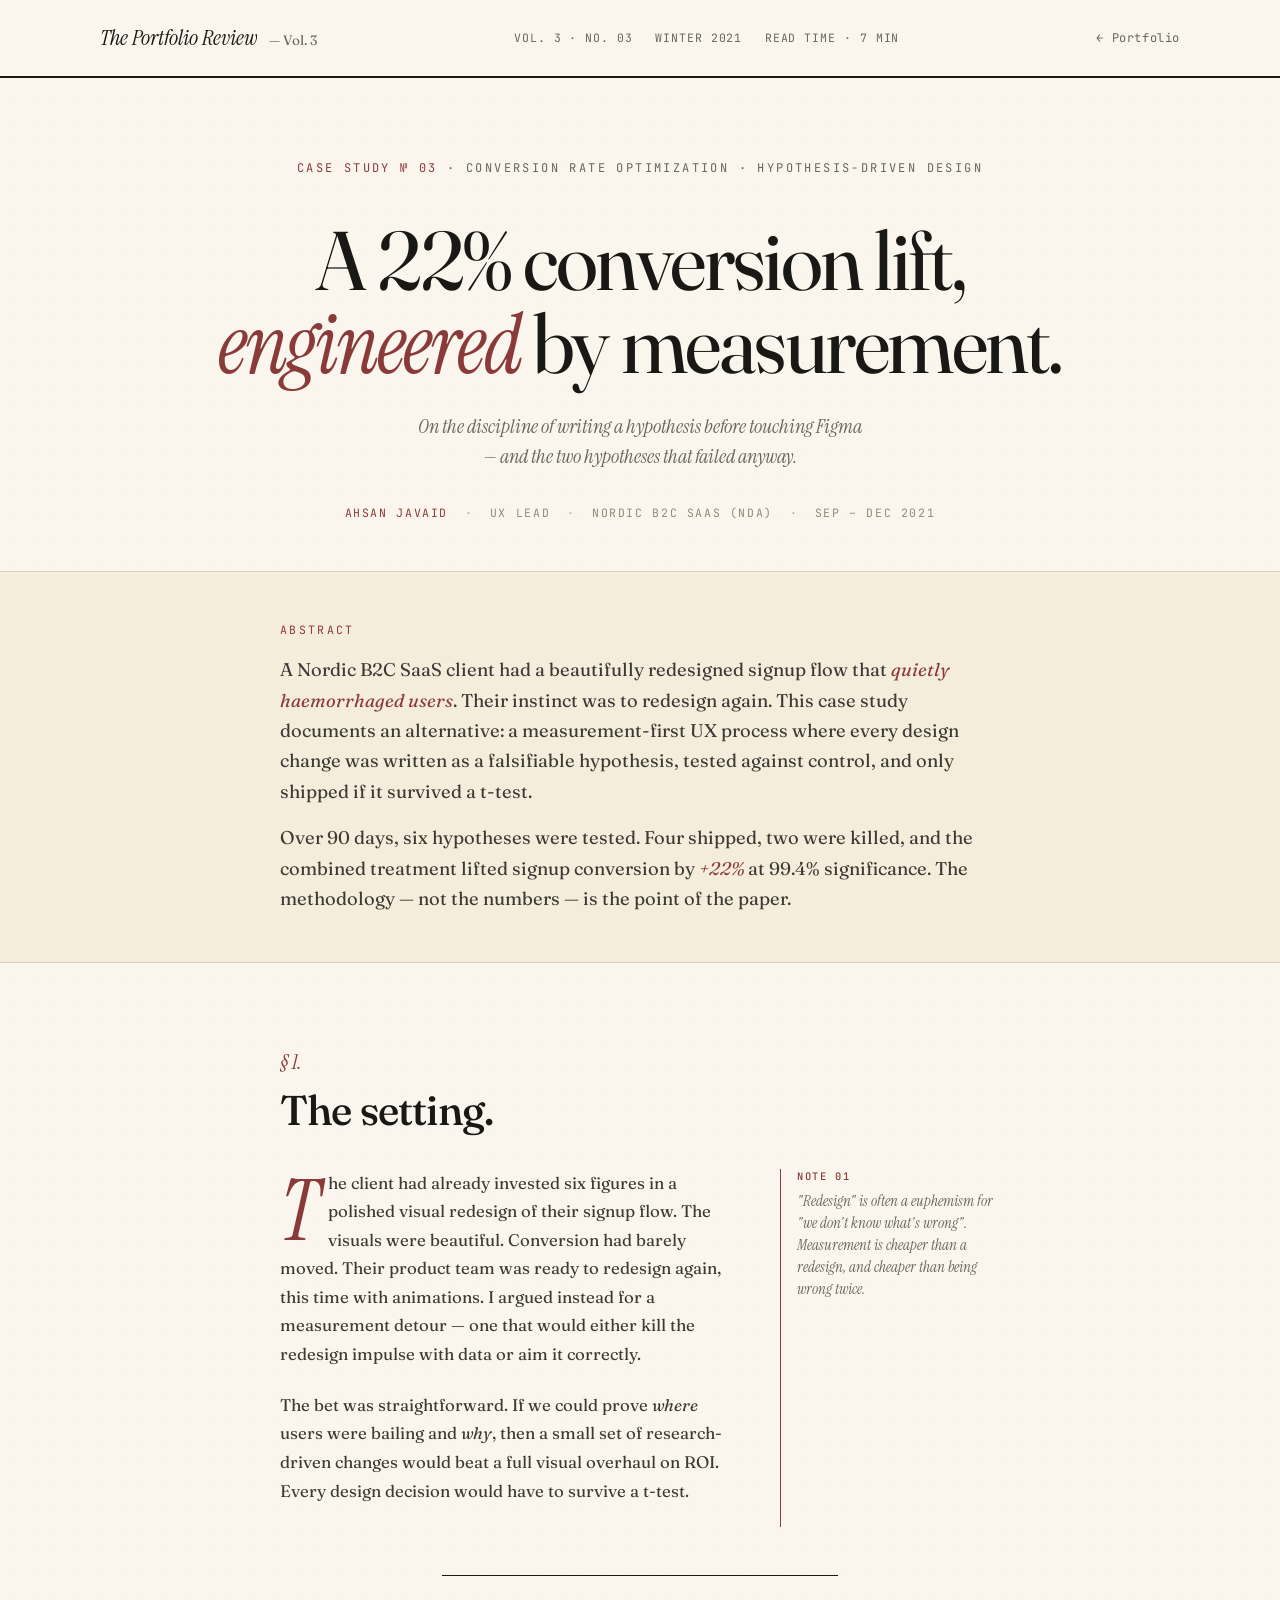
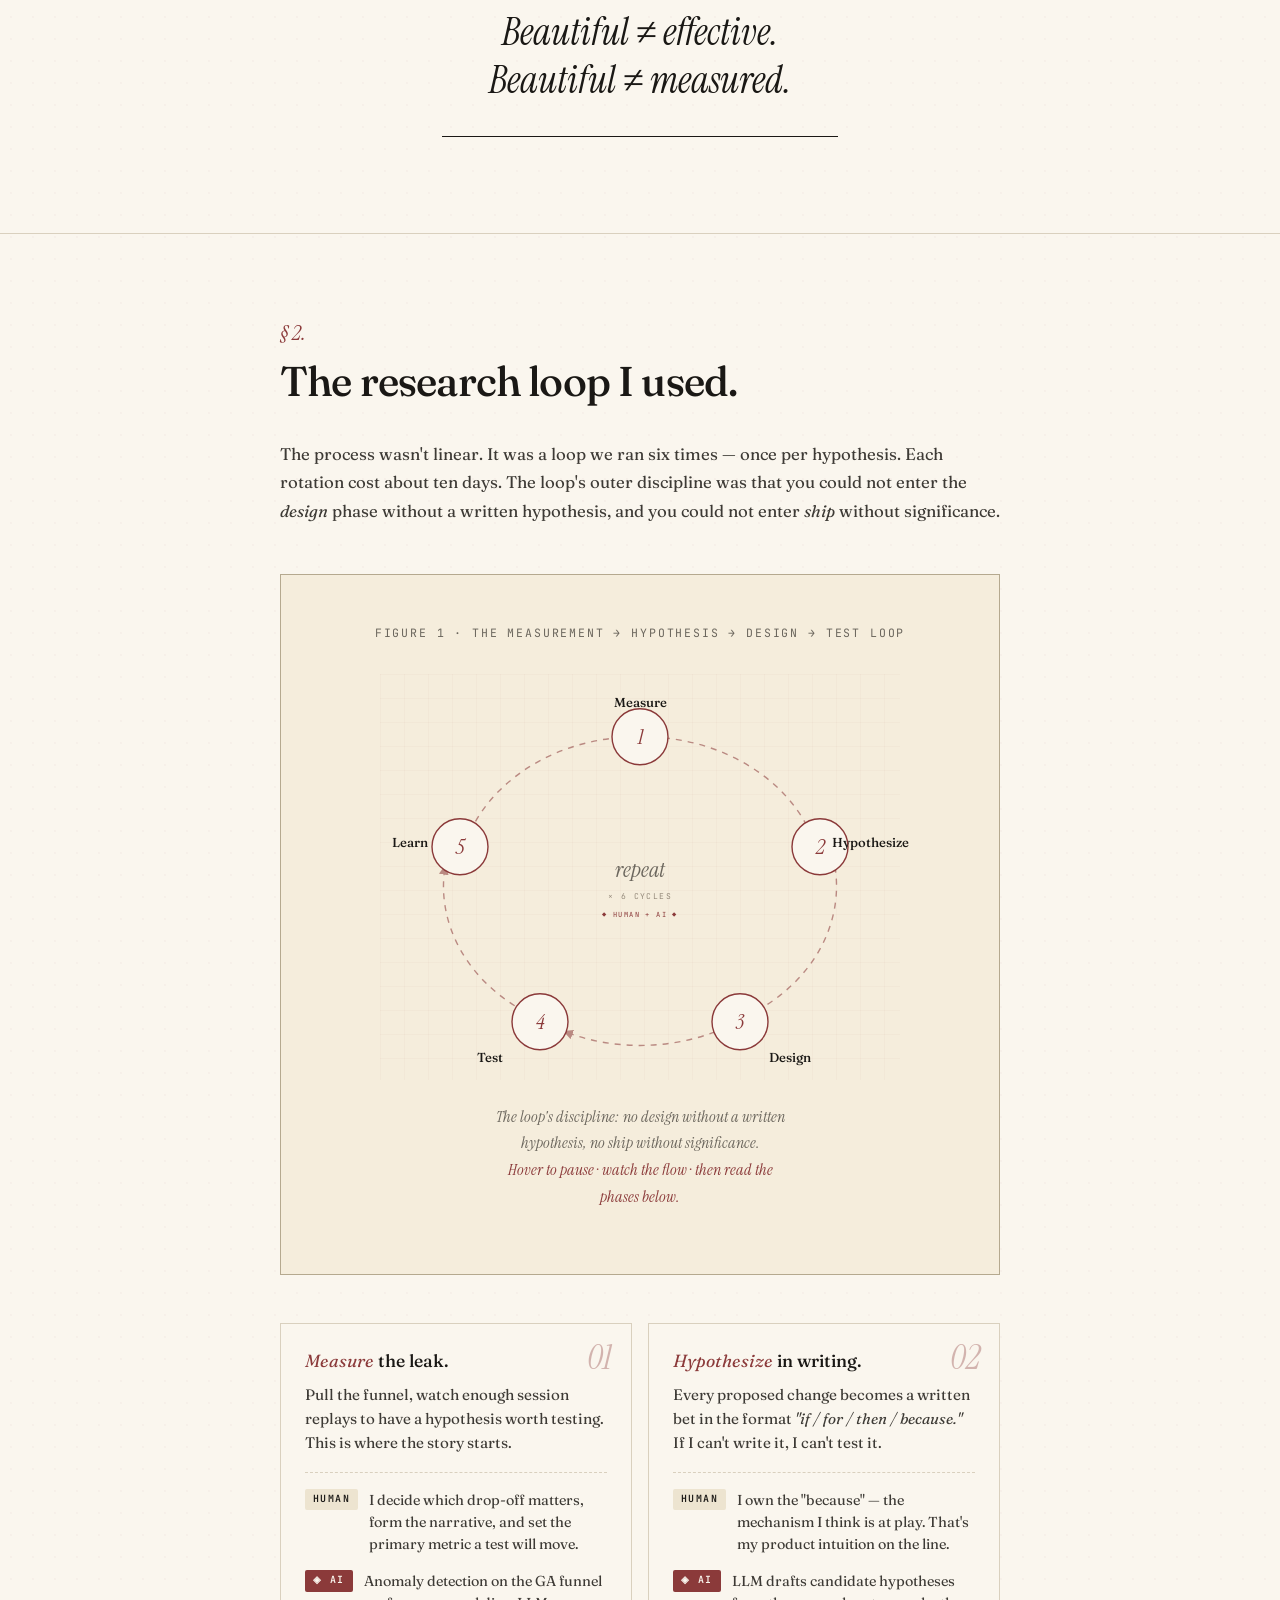
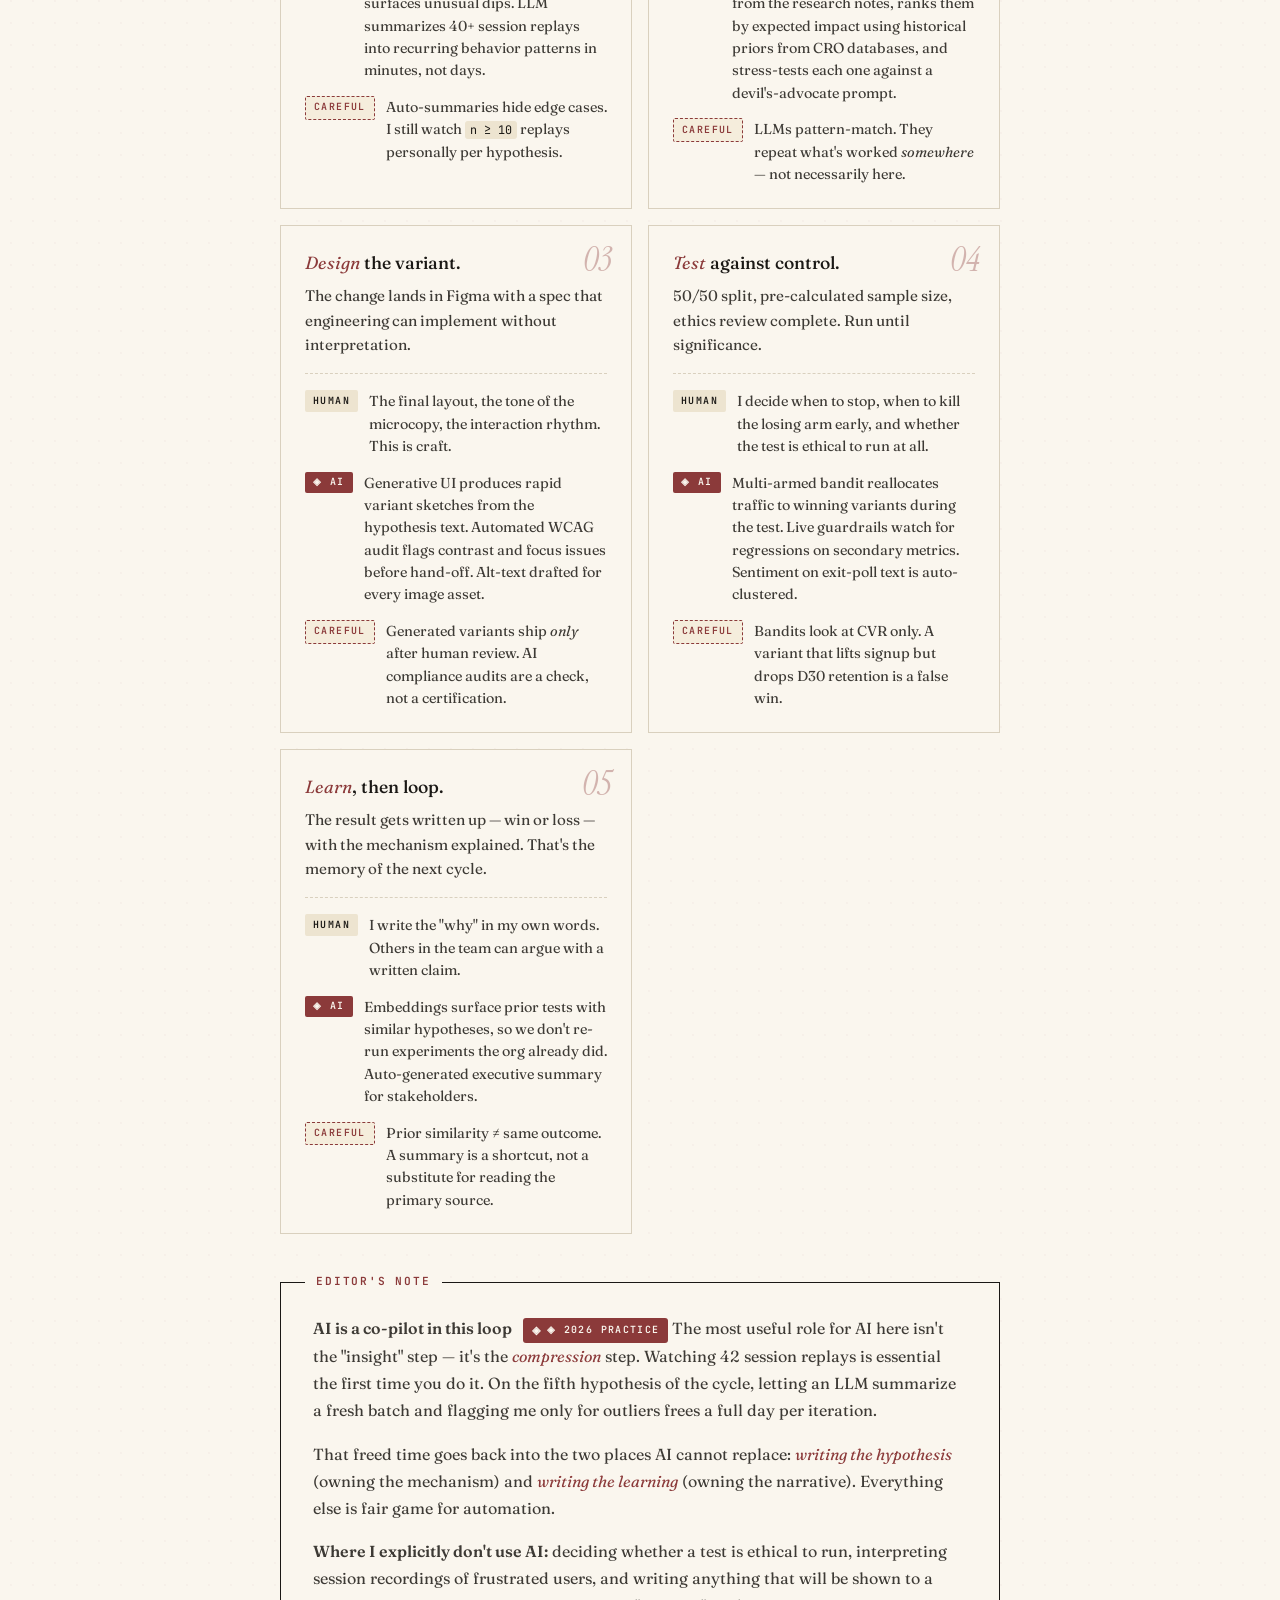
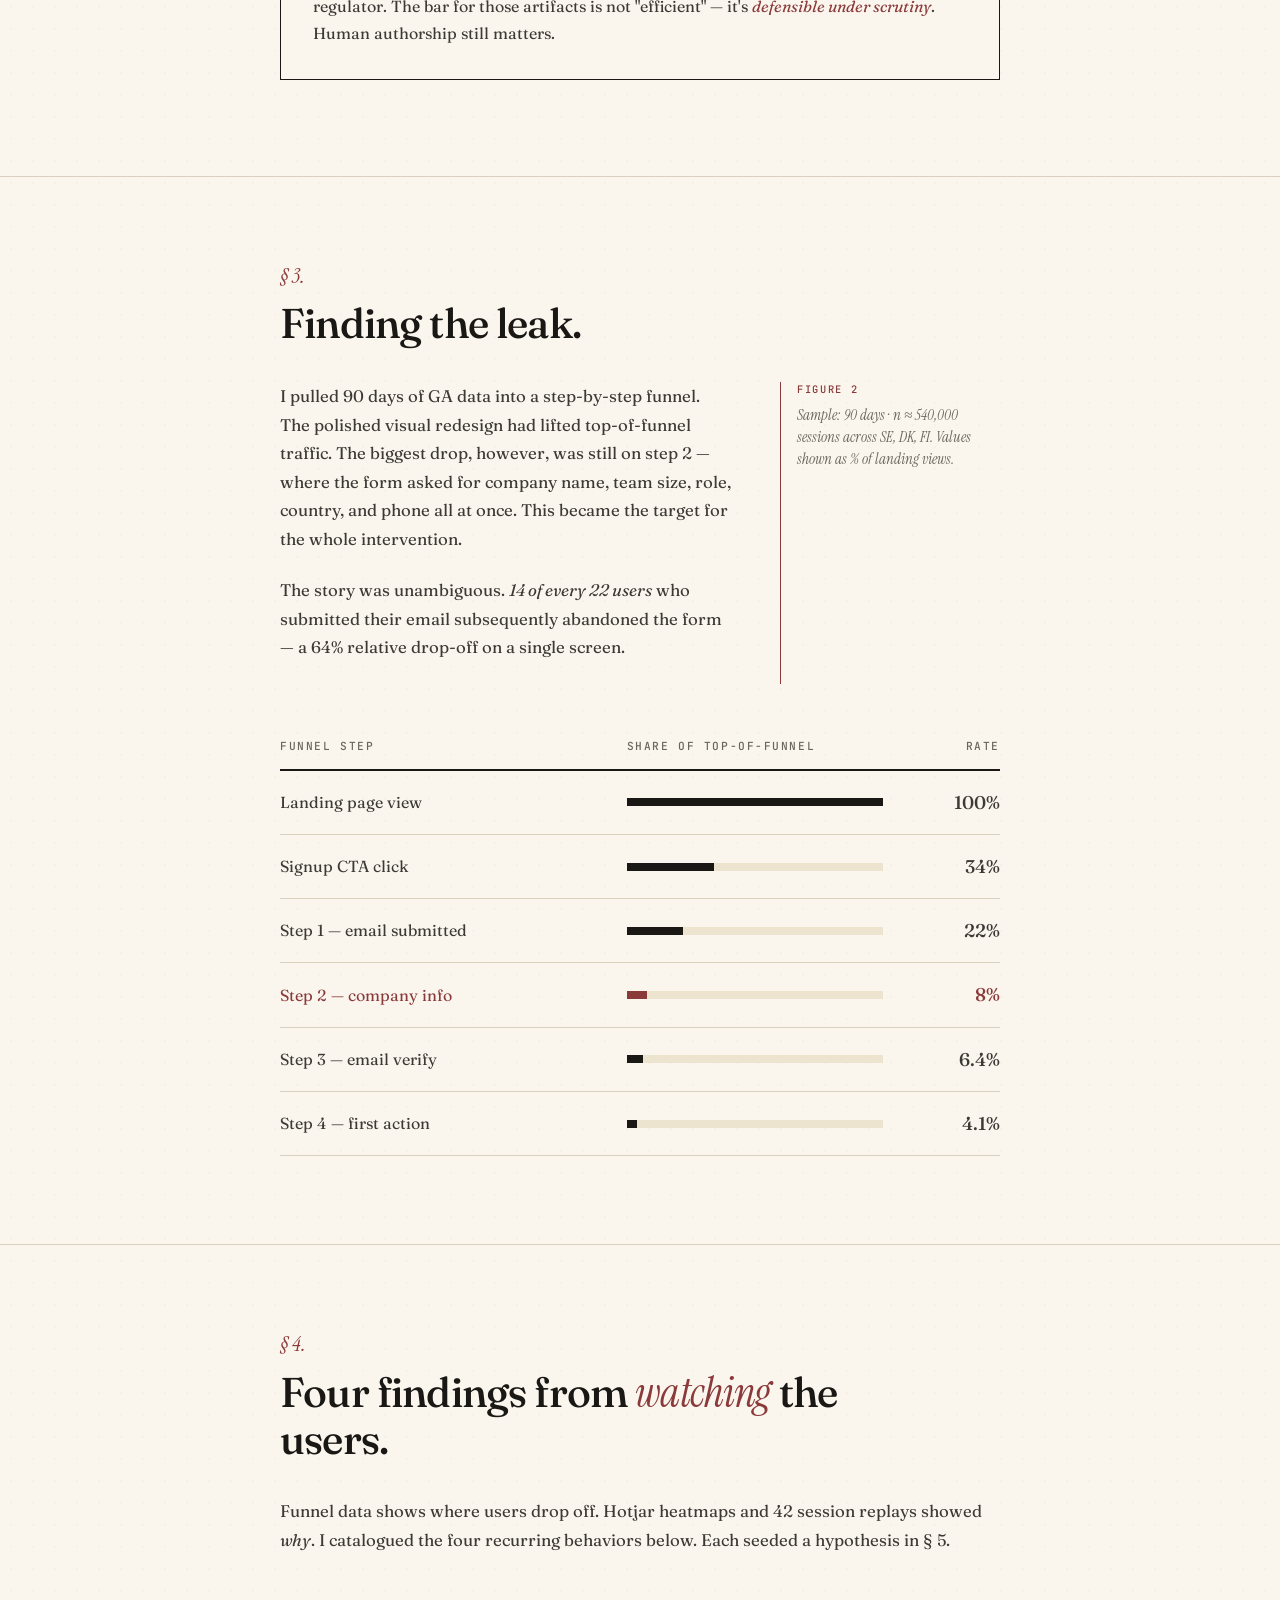
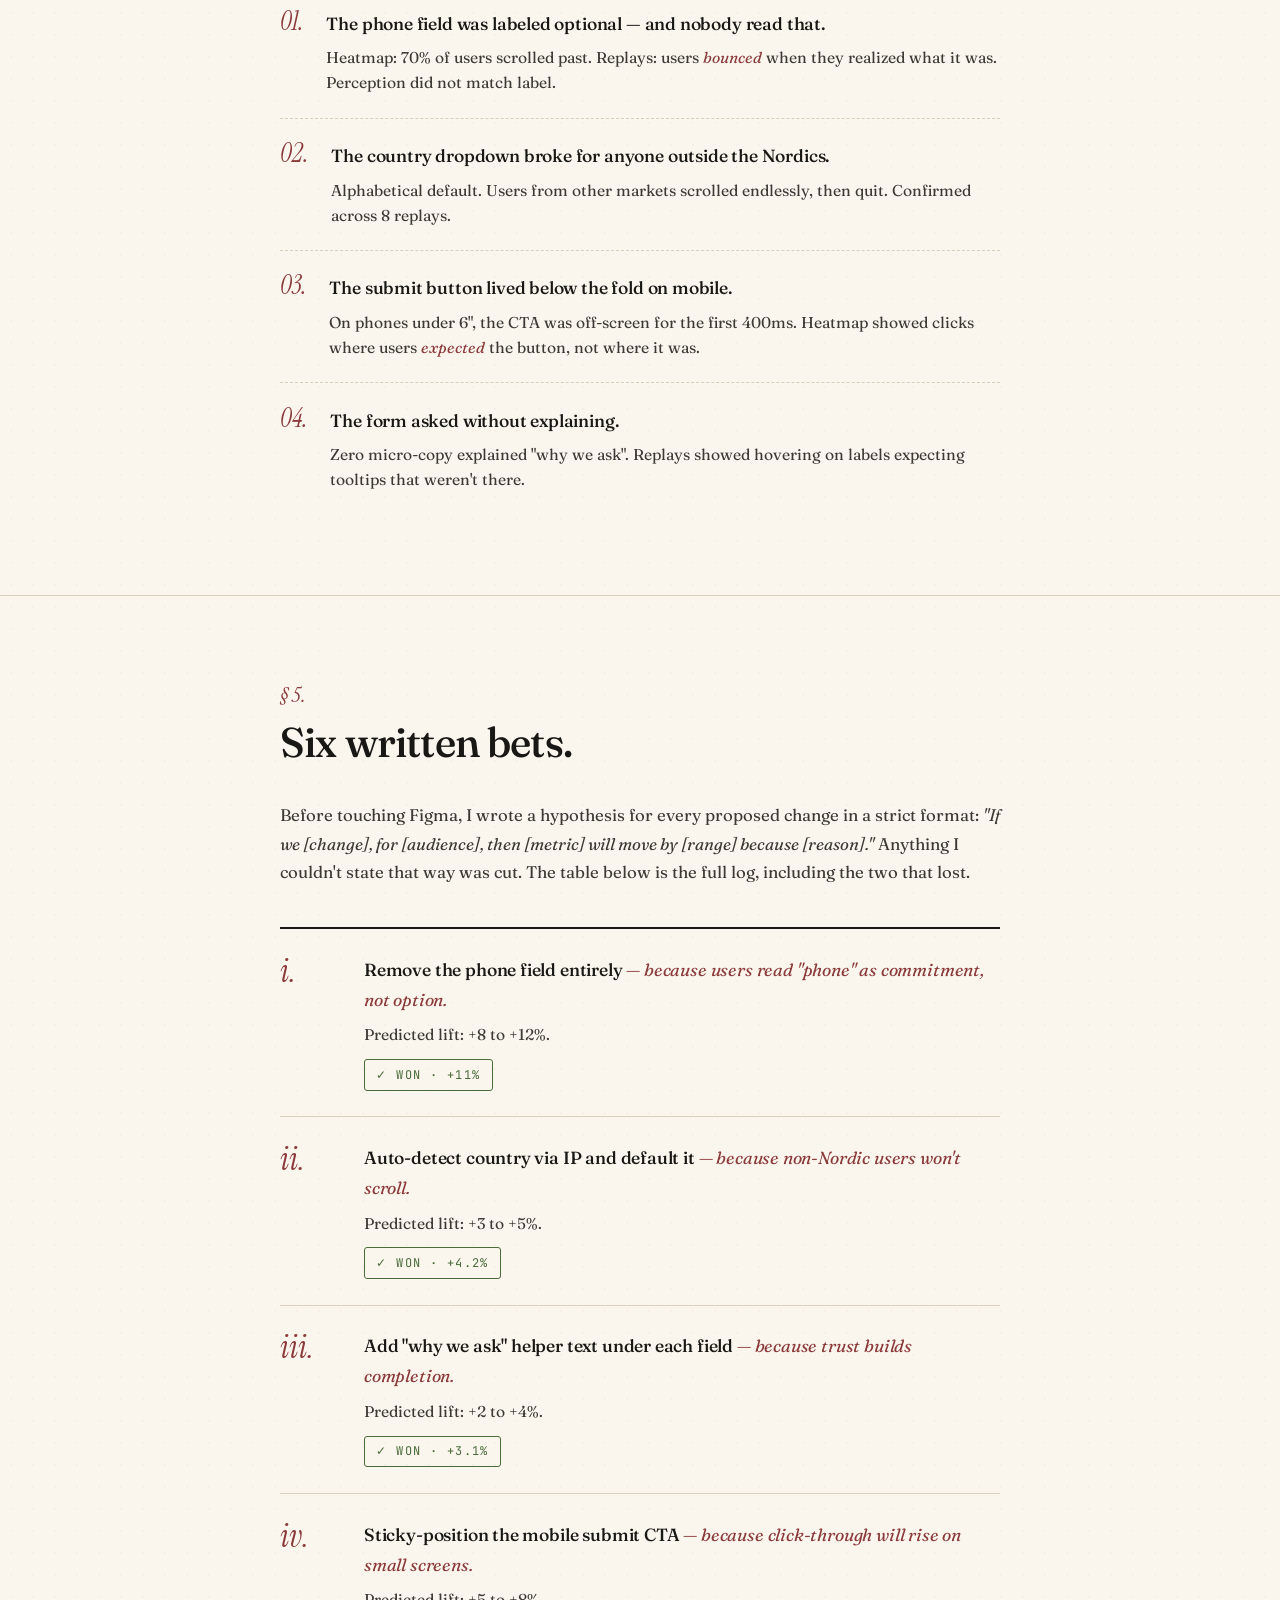
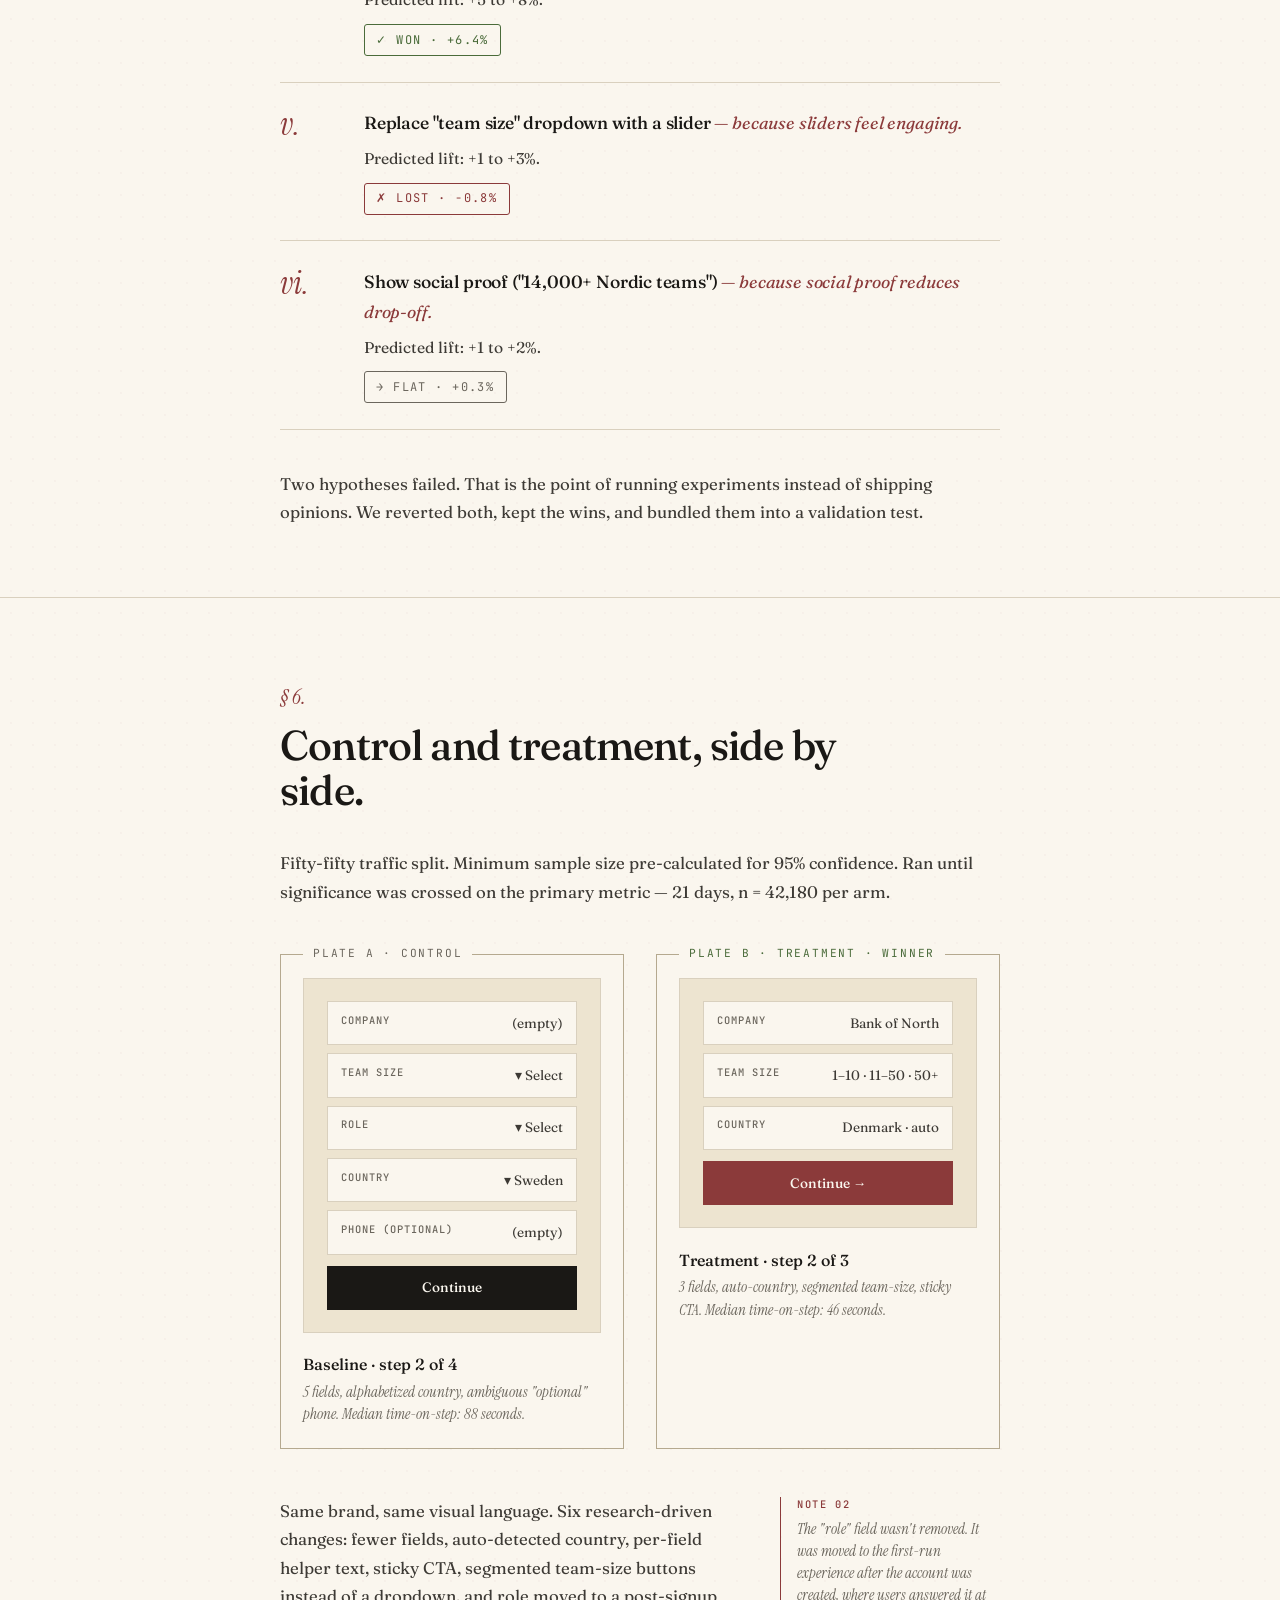
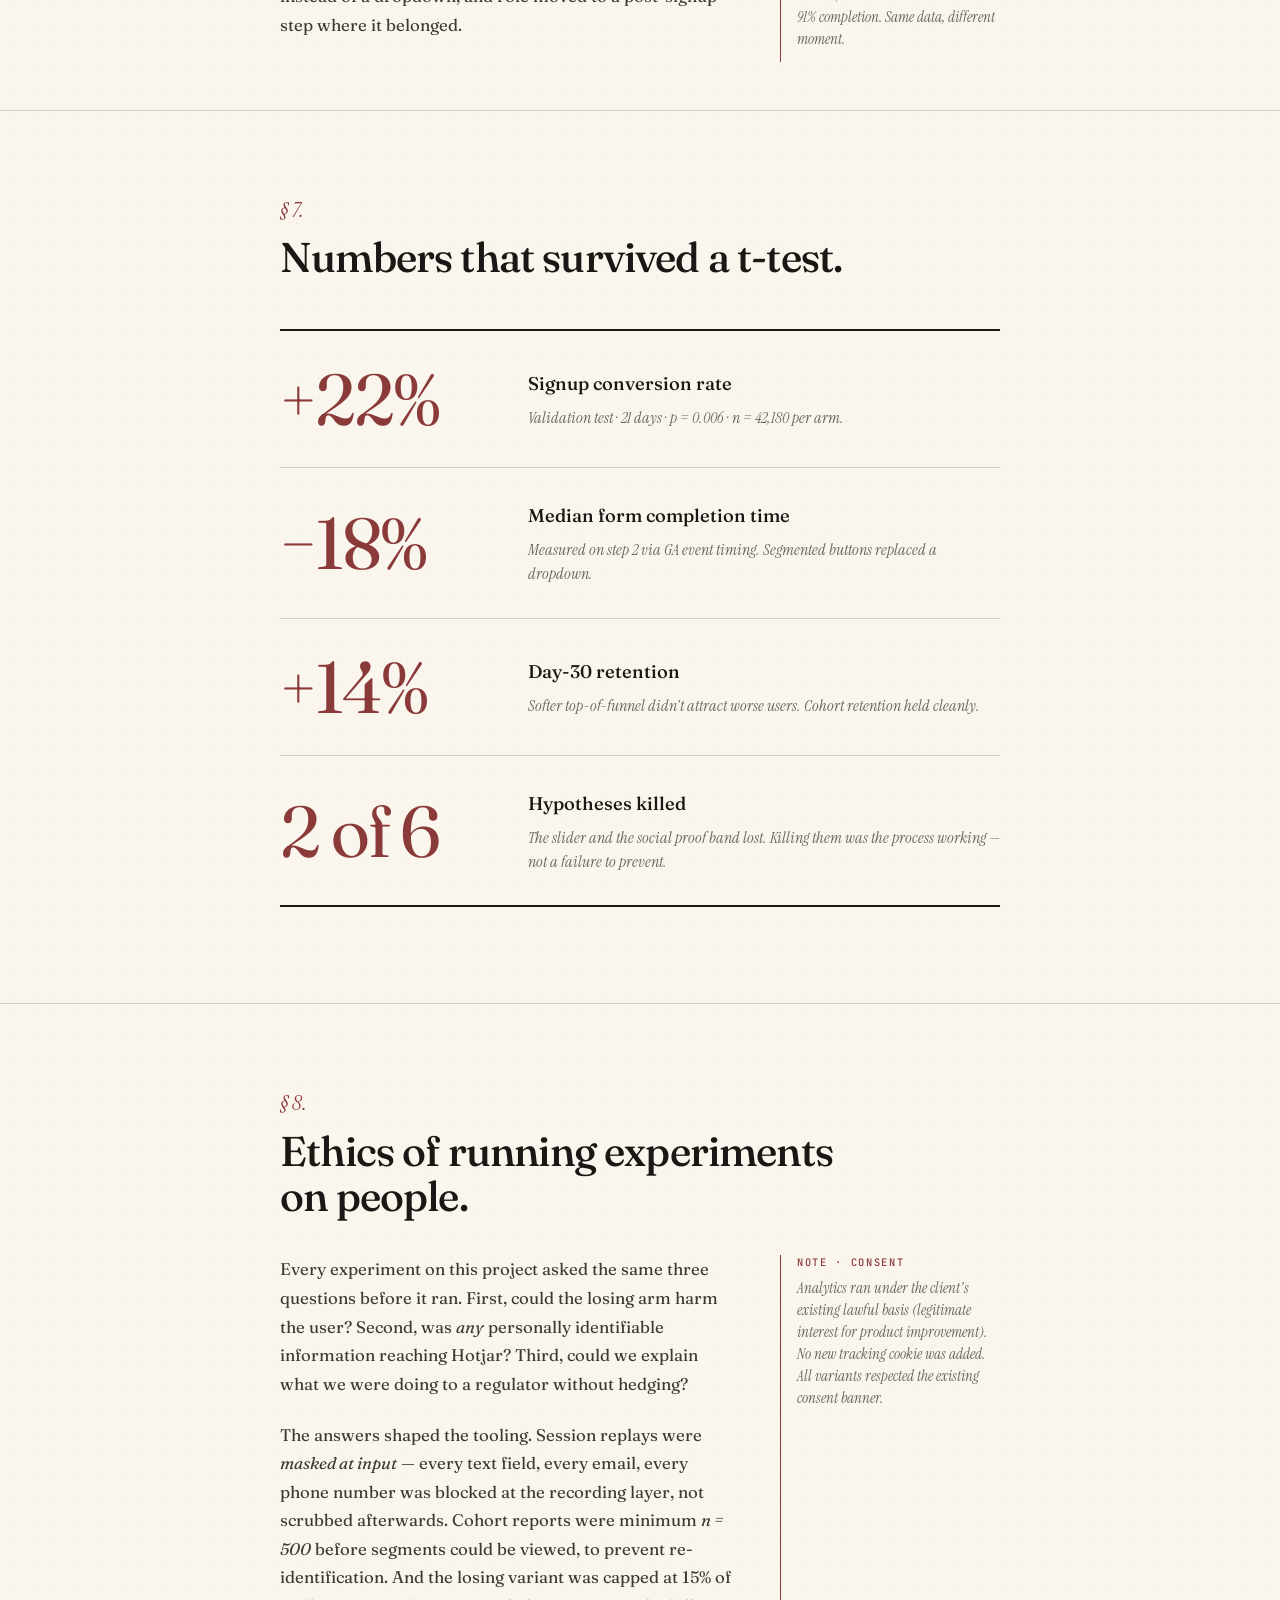
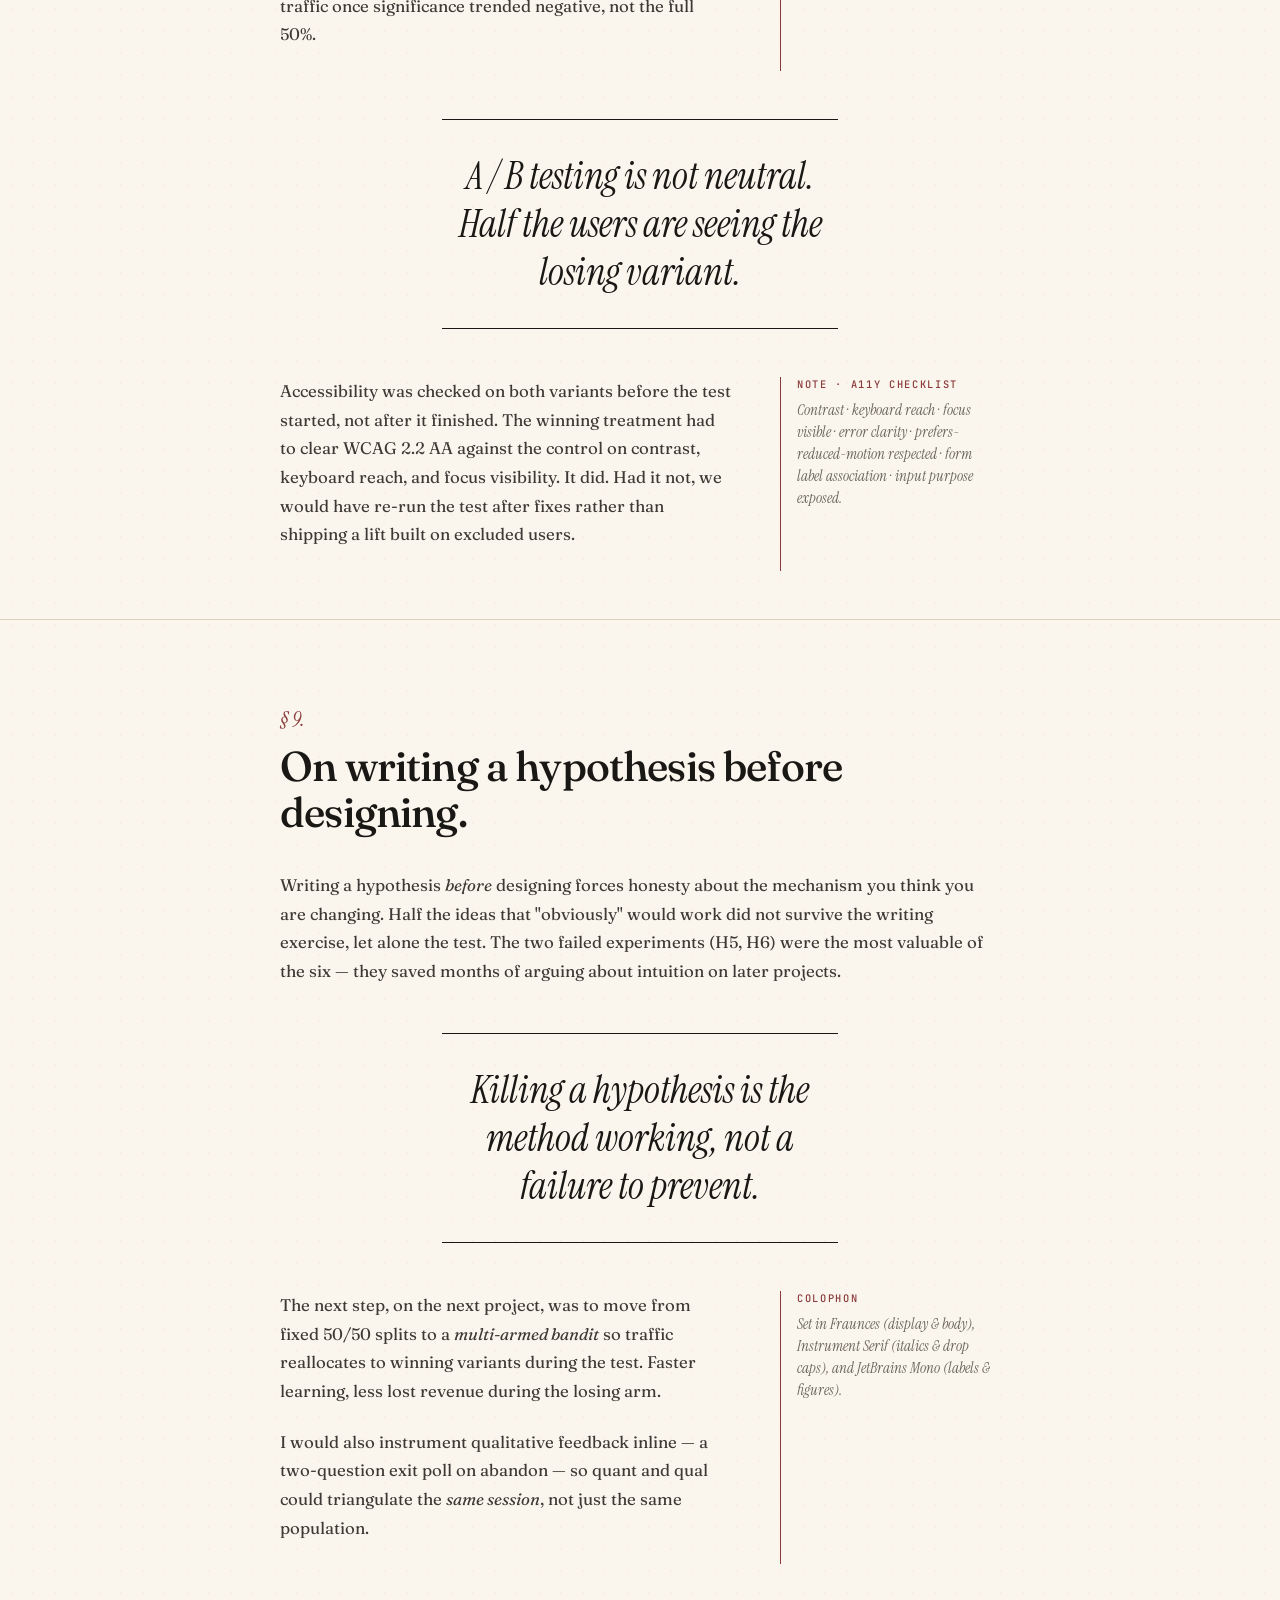
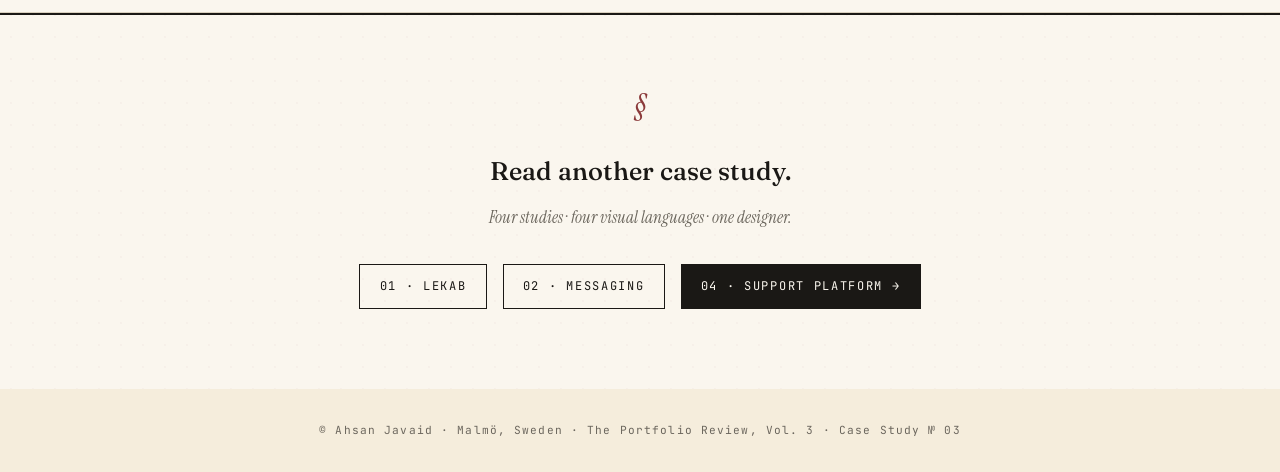
<file: case-study-onboarding.html>
<!DOCTYPE html>
<html lang="en">
<head>
  <meta charset="UTF-8" />
  <meta name="viewport" content="width=device-width, initial-scale=1.0" />
  <title>Onboarding CRO — a research journal | Ahsan Javaid</title>
  <meta name="description" content="UX/UI case study written as a research paper — a quantitative, hypothesis-driven overhaul of a Nordic SaaS onboarding funnel." />
  <link rel="preconnect" href="https://fonts.googleapis.com" />
  <link rel="preconnect" href="https://fonts.gstatic.com" crossorigin />
  <link href="https://fonts.googleapis.com/css2?family=Fraunces:opsz,wght@9..144,400;9..144,500;9..144,600;9..144,700;9..144,800&family=Instrument+Serif:ital@0;1&family=Inter:wght@400;500;600;700&family=JetBrains+Mono:wght@400;500&display=swap" rel="stylesheet" />
  <style>
    /* ========================================================================
       Case 03 · Onboarding CRO
       Theme: EDITORIAL RESEARCH JOURNAL — cream paper, drop caps, marginalia
       ======================================================================== */
    :root {
      --paper: #faf6ee;
      --paper-2: #f2ecdf;
      --paper-3: #ede4d0;
      --ink: #1a1815;
      --ink-2: #3d3a35;
      --muted: #6b665d;
      --muted-2: #94897a;
      --rule: #d9d0be;
      --rule-strong: #b5a98f;
      --accent: #8b3a3a;
      --accent-2: #c26a5d;
      --paper-tint: #f5eddc;
      --ok: #4a6b3a;
      --loss: #8b3a3a;
    }
    * { box-sizing: border-box; }
    html { scroll-behavior: smooth; }
    body {
      margin: 0;
      font-family: "Fraunces", serif;
      font-weight: 400;
      color: var(--ink);
      background: var(--paper);
      background-image:
        radial-gradient(rgba(139, 58, 58, 0.03) 1px, transparent 1px);
      background-size: 22px 22px;
      font-size: 17px;
      line-height: 1.7;
      -webkit-font-smoothing: antialiased;
    }
    a { color: inherit; }
    ::selection { background: var(--accent); color: var(--paper); }

    /* Container: single column + generous margins */
    .col { width: min(720px, 92%); margin: 0 auto; }
    .col-wide { width: min(1080px, 94%); margin: 0 auto; }

    /* ===== Masthead ===== */
    .masthead {
      border-bottom: 2px solid var(--ink);
      padding: 1.2rem 0;
      background: var(--paper);
    }
    .masthead-inner {
      display: flex; align-items: center; justify-content: space-between;
      gap: 1rem;
    }
    .paper-title {
      font-family: "Instrument Serif", serif;
      font-size: 1.4rem;
      font-style: italic;
      font-weight: 400;
      letter-spacing: 0;
    }
    .paper-title span { color: var(--muted); font-family: "Fraunces", serif; font-style: normal; font-size: 0.85rem; margin-left: 0.5rem; }
    .paper-meta {
      display: flex; gap: 1.4rem;
      font-family: "JetBrains Mono", monospace;
      font-size: 0.72rem;
      color: var(--muted);
      letter-spacing: 0.08em;
      text-transform: uppercase;
    }
    .back-link {
      font-family: "JetBrains Mono", monospace;
      font-size: 0.75rem;
      color: var(--muted);
      text-decoration: none;
      letter-spacing: 0.05em;
    }

    /* ===== Article header ===== */
    article header {
      padding: 5rem 0 3rem;
      border-bottom: 1px solid var(--rule);
      text-align: center;
    }
    .issue-line {
      font-family: "JetBrains Mono", monospace;
      font-size: 0.75rem;
      letter-spacing: 0.2em;
      text-transform: uppercase;
      color: var(--accent);
      margin-bottom: 2.5rem;
    }
    .issue-line span { color: var(--muted); }
    h1.title {
      font-family: "Fraunces", serif;
      font-weight: 400;
      font-size: clamp(2.6rem, 6.5vw, 5.2rem);
      line-height: 1;
      letter-spacing: -0.03em;
      margin: 0 0 1.5rem;
      max-width: 18ch;
      margin-left: auto; margin-right: auto;
    }
    h1.title em {
      font-family: "Instrument Serif", serif;
      font-style: italic;
      color: var(--accent);
      font-weight: 400;
    }
    .subtitle {
      font-family: "Instrument Serif", serif;
      font-style: italic;
      font-size: 1.25rem;
      color: var(--muted);
      max-width: 50ch;
      margin: 0 auto 2rem;
      line-height: 1.5;
    }
    .byline {
      font-family: "JetBrains Mono", monospace;
      font-size: 0.72rem;
      letter-spacing: 0.14em;
      text-transform: uppercase;
      color: var(--muted-2);
      margin-top: 2rem;
    }
    .byline span { color: var(--accent); }
    .byline i { font-style: normal; color: var(--rule-strong); margin: 0 0.5rem; }

    /* ===== Abstract ===== */
    .abstract {
      padding: 3rem 0;
      border-bottom: 1px solid var(--rule);
      background: var(--paper-tint);
    }
    .abstract-label {
      font-family: "JetBrains Mono", monospace;
      font-size: 0.72rem;
      letter-spacing: 0.2em;
      text-transform: uppercase;
      color: var(--accent);
      margin-bottom: 1rem;
    }
    .abstract p {
      font-family: "Fraunces", serif;
      font-size: 1.15rem;
      line-height: 1.65;
      color: var(--ink-2);
      margin: 0 0 1rem;
    }
    .abstract p:last-child { margin-bottom: 0; }
    .abstract em { font-style: italic; color: var(--accent); }

    /* ===== Section anchors § ===== */
    section {
      padding: 5rem 0 3rem;
      border-bottom: 1px solid var(--rule);
    }
    .section-num {
      font-family: "Instrument Serif", serif;
      font-style: italic;
      font-size: 1.4rem;
      color: var(--accent);
      margin-bottom: 0.4rem;
      letter-spacing: 0;
    }
    h2.head {
      font-family: "Fraunces", serif;
      font-weight: 500;
      font-size: clamp(1.8rem, 4vw, 2.6rem);
      line-height: 1.1;
      letter-spacing: -0.02em;
      margin: 0 0 2.2rem;
      max-width: 22ch;
      color: var(--ink);
    }
    h2.head em {
      font-family: "Instrument Serif", serif;
      font-style: italic;
      color: var(--accent);
      font-weight: 400;
    }
    p.lede {
      font-family: "Fraunces", serif;
      font-size: 1.05rem;
      line-height: 1.7;
      color: var(--ink-2);
      margin: 0 0 1.4rem;
    }

    /* Drop cap on the first paragraph of § 1 */
    .drop-cap::first-letter {
      font-family: "Instrument Serif", serif;
      font-style: italic;
      font-size: 5.2rem;
      float: left;
      line-height: 0.88;
      padding-right: 0.6rem;
      padding-top: 0.4rem;
      color: var(--accent);
      font-weight: 400;
    }

    /* Two-column body with marginalia */
    .column-body {
      display: grid;
      grid-template-columns: 1fr;
      gap: 2rem;
      margin-top: 2rem;
    }
    .margin-note {
      font-family: "Instrument Serif", serif;
      font-style: italic;
      font-size: 0.95rem;
      color: var(--muted);
      line-height: 1.45;
      padding-left: 1rem;
      border-left: 1px solid var(--accent);
    }
    .margin-note strong {
      display: block;
      font-family: "JetBrains Mono", monospace;
      font-size: 0.65rem;
      letter-spacing: 0.16em;
      text-transform: uppercase;
      color: var(--accent);
      margin-bottom: 0.4rem;
      font-style: normal;
      font-weight: 500;
    }

    /* Pull quote */
    .pull-quote {
      font-family: "Instrument Serif", serif;
      font-style: italic;
      font-size: clamp(1.6rem, 3.5vw, 2.4rem);
      line-height: 1.25;
      color: var(--ink);
      margin: 3rem auto;
      padding: 2rem 0;
      border-top: 1px solid var(--ink);
      border-bottom: 1px solid var(--ink);
      text-align: center;
      max-width: 22ch;
      position: relative;
    }
    .pull-quote::before {
      content: "";
      font-family: "Instrument Serif", serif;
      font-size: 4rem;
      color: var(--accent);
      position: absolute;
      top: -1.5rem; left: 50%;
      transform: translateX(-50%);
      background: var(--paper);
      padding: 0 1rem;
      line-height: 1;
    }

    /* ===== CRO loop diagram ===== */
    .cro-loop {
      background: var(--paper-tint);
      border: 1px solid var(--rule-strong);
      padding: 3rem 2rem;
      margin: 3rem 0;
      text-align: center;
      position: relative;
    }
    .cro-loop-title {
      font-family: "JetBrains Mono", monospace;
      font-size: 0.72rem;
      letter-spacing: 0.16em;
      text-transform: uppercase;
      color: var(--muted);
      margin-bottom: 2rem;
    }
    .loop-svg {
      max-width: 480px;
      width: 100%;
      height: auto;
      margin: 0 auto;
      display: block;
    }
    .loop-caption {
      font-family: "Instrument Serif", serif;
      font-style: italic;
      color: var(--muted);
      font-size: 0.98rem;
      margin-top: 1.5rem;
      max-width: 42ch;
      margin-left: auto;
      margin-right: auto;
    }

    /* ===== Animated CRO loop (v2 · 2026 dynamic figure) ===== */
    .loop-stage {
      position: relative;
      max-width: 520px;
      margin: 0 auto;
      aspect-ratio: 1 / 0.78;
    }
    .loop-stage::before {
      content: "";
      position: absolute; inset: 0;
      background-image:
        linear-gradient(rgba(139, 58, 58, 0.05) 1px, transparent 1px),
        linear-gradient(90deg, rgba(139, 58, 58, 0.05) 1px, transparent 1px);
      background-size: 24px 24px;
      opacity: 0.5;
      pointer-events: none;
    }
    .loop-stage svg { position: relative; width: 100%; height: 100%; display: block; overflow: visible; }

    /* Flowing dashed arcs */
    .arc {
      fill: none;
      stroke: var(--accent);
      stroke-width: 1.4;
      stroke-dasharray: 6 6;
      opacity: 0.55;
      animation: arc-flow 3s linear infinite;
    }
    @keyframes arc-flow {
      to { stroke-dashoffset: -24; }
    }

    /* Node circles */
    .node {
      fill: var(--paper);
      stroke: var(--accent);
      stroke-width: 1.4;
      transition: all 0.4s ease;
      cursor: pointer;
    }
    .node-glow {
      fill: none;
      stroke: var(--accent);
      stroke-width: 2;
      opacity: 0;
      transform-box: fill-box;
      transform-origin: center;
    }

    /* Auto-cycle: pulse each node in sequence via animation-delay */
    @keyframes node-pulse {
      0%, 88%, 100% { opacity: 0; transform: scale(1); }
      10% { opacity: 0.6; transform: scale(1.4); }
      20% { opacity: 0; transform: scale(1.8); }
    }
    @keyframes node-fill {
      0%, 88%, 100% { fill: var(--paper); }
      10%, 18% { fill: var(--accent); }
    }
    @keyframes number-flip {
      0%, 88%, 100% { fill: var(--accent); }
      10%, 18% { fill: var(--paper); }
    }
    .node.n1  { animation: node-fill 12s infinite; animation-delay: 0s;    }
    .node.n2  { animation: node-fill 12s infinite; animation-delay: 2.4s;  }
    .node.n3  { animation: node-fill 12s infinite; animation-delay: 4.8s;  }
    .node.n4  { animation: node-fill 12s infinite; animation-delay: 7.2s;  }
    .node.n5  { animation: node-fill 12s infinite; animation-delay: 9.6s;  }
    .node-glow.n1 { animation: node-pulse 12s infinite; animation-delay: 0s;   }
    .node-glow.n2 { animation: node-pulse 12s infinite; animation-delay: 2.4s; }
    .node-glow.n3 { animation: node-pulse 12s infinite; animation-delay: 4.8s; }
    .node-glow.n4 { animation: node-pulse 12s infinite; animation-delay: 7.2s; }
    .node-glow.n5 { animation: node-pulse 12s infinite; animation-delay: 9.6s; }
    .num.n1 { animation: number-flip 12s infinite; animation-delay: 0s;   }
    .num.n2 { animation: number-flip 12s infinite; animation-delay: 2.4s; }
    .num.n3 { animation: number-flip 12s infinite; animation-delay: 4.8s; }
    .num.n4 { animation: number-flip 12s infinite; animation-delay: 7.2s; }
    .num.n5 { animation: number-flip 12s infinite; animation-delay: 9.6s; }

    .loop-stage:hover .node,
    .loop-stage:hover .node-glow,
    .loop-stage:hover .num {
      animation-play-state: paused;
    }
    .loop-stage:hover .arc { animation-play-state: paused; }

    /* Center label */
    .loop-center {
      font-family: "Instrument Serif", serif;
      font-style: italic;
      fill: var(--muted);
    }
    .loop-center-sub {
      font-family: "JetBrains Mono", monospace;
      font-size: 8px;
      letter-spacing: 1.4px;
      fill: var(--muted-2);
    }

    /* ===== Step cards (interactive) ===== */
    .step-cards {
      display: grid;
      grid-template-columns: 1fr;
      gap: 1rem;
      margin-top: 2.5rem;
      counter-reset: step;
    }
    .step-card {
      background: var(--paper);
      border: 1px solid var(--rule);
      padding: 1.4rem 1.5rem;
      position: relative;
      transition: background 0.3s ease, border-color 0.3s ease, transform 0.3s ease;
      counter-increment: step;
    }
    .step-card::before {
      content: counter(step, decimal-leading-zero);
      position: absolute;
      top: 1rem; right: 1.2rem;
      font-family: "Instrument Serif", serif;
      font-style: italic;
      font-size: 2.2rem;
      color: var(--accent);
      opacity: 0.35;
      line-height: 1;
    }
    .step-card:hover, .step-card:focus-within {
      background: var(--paper-tint);
      border-color: var(--accent);
      transform: translateY(-2px);
    }
    .step-card h4 {
      font-family: "Fraunces", serif;
      font-weight: 500;
      font-size: 1.1rem;
      margin: 0 0 0.4rem;
      padding-right: 2.5rem;
    }
    .step-card h4 em { font-style: italic; color: var(--accent); font-weight: 400; }
    .step-card > p {
      margin: 0 0 1rem;
      font-size: 0.95rem;
      color: var(--ink-2);
      line-height: 1.6;
    }
    .step-panels {
      display: grid;
      grid-template-columns: 1fr;
      gap: 0.9rem;
      padding-top: 1rem;
      border-top: 1px dashed var(--rule);
    }
    .step-panel {
      display: grid;
      grid-template-columns: auto 1fr;
      gap: 0.7rem;
      align-items: start;
      font-family: "Fraunces", serif;
    }
    .step-panel .tag {
      font-family: "JetBrains Mono", monospace;
      font-size: 0.62rem;
      letter-spacing: 0.14em;
      text-transform: uppercase;
      color: var(--muted);
      font-weight: 600;
      padding: 0.15rem 0.5rem;
      border-radius: 2px;
      white-space: nowrap;
      align-self: flex-start;
    }
    .step-panel .tag.human { background: var(--paper-3); color: var(--ink); }
    .step-panel .tag.ai    { background: var(--accent); color: var(--paper); }
    .step-panel .tag.warn  { background: var(--paper-tint); color: var(--accent); border: 1px dashed var(--accent); }
    .step-panel p {
      margin: 0;
      font-size: 0.9rem;
      color: var(--ink-2);
      line-height: 1.55;
    }
    .step-panel code {
      background: var(--paper-3);
      padding: 1px 5px;
      border-radius: 3px;
      font-family: "JetBrains Mono", monospace;
      font-size: 0.82em;
      color: var(--ink);
    }

    /* AI badge on step cards */
    .ai-chip {
      display: inline-flex;
      align-items: center;
      gap: 0.35rem;
      background: var(--accent);
      color: var(--paper);
      padding: 0.18rem 0.55rem;
      border-radius: 3px;
      font-family: "JetBrains Mono", monospace;
      font-size: 0.62rem;
      letter-spacing: 0.14em;
      text-transform: uppercase;
      font-weight: 600;
      margin-left: 0.5rem;
      vertical-align: middle;
    }
    .ai-chip::before {
      content: "◈";
      font-size: 0.7rem;
    }

    /* AI ethics callout */
    .ai-callout {
      background: var(--paper);
      border: 1.5px solid var(--ink);
      padding: 2rem;
      margin: 3rem 0;
      position: relative;
    }
    .ai-callout::before {
      content: "Editor's note";
      position: absolute;
      top: -0.7rem; left: 1.5rem;
      background: var(--paper);
      padding: 0 0.7rem;
      font-family: "JetBrains Mono", monospace;
      font-size: 0.7rem;
      letter-spacing: 0.16em;
      text-transform: uppercase;
      color: var(--accent);
      font-weight: 600;
    }
    .ai-callout p {
      margin: 0 0 1rem;
      font-family: "Fraunces", serif;
      font-size: 1rem;
      color: var(--ink-2);
      line-height: 1.7;
    }
    .ai-callout p:last-child { margin-bottom: 0; }
    .ai-callout em { font-style: italic; color: var(--accent); }
    .ai-callout strong { font-weight: 600; }

    @media (prefers-reduced-motion: reduce) {
      .arc, .node, .node-glow, .num { animation: none !important; }
      .node.n1 { fill: var(--accent); }
      .num.n1 { fill: var(--paper); }
    }

    @media (min-width: 720px) {
      .step-cards { grid-template-columns: 1fr 1fr; }
    }

    /* ===== Funnel table (academic style) ===== */
    .funnel-table {
      width: 100%;
      border-collapse: collapse;
      margin: 2.5rem 0;
      font-family: "Fraunces", serif;
    }
    .funnel-table th {
      text-align: left;
      font-family: "JetBrains Mono", monospace;
      font-size: 0.7rem;
      font-weight: 500;
      letter-spacing: 0.14em;
      text-transform: uppercase;
      color: var(--muted);
      padding: 0.8rem 0;
      border-bottom: 2px solid var(--ink);
    }
    .funnel-table th:last-child, .funnel-table td:last-child { text-align: right; }
    .funnel-table td {
      padding: 1rem 0;
      border-bottom: 1px solid var(--rule);
      font-size: 1rem;
      color: var(--ink-2);
      vertical-align: middle;
    }
    .funnel-table .bar-cell {
      width: 40%;
      padding-right: 2rem;
    }
    .funnel-table .bar {
      height: 8px;
      background: var(--paper-3);
      position: relative;
      overflow: hidden;
    }
    .funnel-table .bar i {
      display: block; height: 100%;
      background: var(--ink);
    }
    .funnel-table tr.drop td { color: var(--accent); }
    .funnel-table tr.drop .bar i { background: var(--accent); }
    .funnel-table .pct {
      font-family: "Fraunces", serif;
      font-size: 1.15rem;
      font-weight: 500;
    }

    /* ===== Hypothesis table (academic) ===== */
    .hyp-list { margin: 2.5rem 0; }
    .hyp-entry {
      padding: 1.6rem 0;
      border-bottom: 1px solid var(--rule);
      display: grid;
      grid-template-columns: 60px 1fr;
      gap: 1.5rem;
      align-items: start;
    }
    .hyp-entry:first-child { border-top: 2px solid var(--ink); padding-top: 1.6rem; }
    .hyp-num {
      font-family: "Instrument Serif", serif;
      font-style: italic;
      font-size: 2rem;
      color: var(--accent);
      line-height: 1;
    }
    .hyp-body h4 {
      font-family: "Fraunces", serif;
      font-weight: 500;
      font-size: 1.1rem;
      margin: 0 0 0.5rem;
      color: var(--ink);
      letter-spacing: -0.01em;
    }
    .hyp-body h4 em { font-style: italic; color: var(--accent); font-weight: 400; }
    .hyp-body p {
      margin: 0 0 0.7rem;
      font-family: "Fraunces", serif;
      font-size: 0.98rem;
      color: var(--ink-2);
      line-height: 1.6;
    }
    .hyp-result {
      display: inline-flex; align-items: center; gap: 0.5rem;
      font-family: "JetBrains Mono", monospace;
      font-size: 0.75rem;
      letter-spacing: 0.12em;
      text-transform: uppercase;
      padding: 0.3rem 0.7rem;
      border-radius: 3px;
    }
    .hyp-result.win { color: var(--ok); border: 1px solid var(--ok); }
    .hyp-result.lose { color: var(--loss); border: 1px solid var(--loss); }
    .hyp-result.flat { color: var(--muted); border: 1px solid var(--muted); }

    /* ===== A/B variant compare (framed like magazine plates) ===== */
    .plates {
      display: grid;
      grid-template-columns: 1fr;
      gap: 2rem;
      margin: 3rem 0;
    }
    .plate {
      border: 1px solid var(--rule-strong);
      background: var(--paper);
      padding: 1.4rem;
      position: relative;
    }
    .plate::before {
      content: attr(data-label);
      position: absolute;
      top: -0.7rem; left: 1.4rem;
      font-family: "JetBrains Mono", monospace;
      font-size: 0.7rem;
      letter-spacing: 0.16em;
      text-transform: uppercase;
      background: var(--paper);
      padding: 0 0.6rem;
      color: var(--muted);
    }
    .plate.winner::before { color: var(--ok); }
    .plate-figure {
      background: var(--paper-3);
      padding: 1.4rem;
      border: 1px solid var(--rule);
      margin-bottom: 1.2rem;
      font-family: "Fraunces", serif;
    }
    .plate-figure .fig-field {
      padding: 0.6rem 0.8rem;
      background: var(--paper);
      border: 1px solid var(--rule);
      margin-bottom: 0.5rem;
      font-size: 0.85rem;
      color: var(--ink-2);
      display: flex; justify-content: space-between;
    }
    .plate-figure .fig-field b { color: var(--muted); font-family: "JetBrains Mono", monospace; font-size: 0.65rem; letter-spacing: 0.1em; text-transform: uppercase; font-weight: 500; }
    .plate-figure .fig-cta {
      padding: 0.65rem; text-align: center;
      background: var(--ink); color: var(--paper);
      font-family: "Fraunces", serif; font-weight: 500;
      font-size: 0.85rem;
      margin-top: 0.7rem;
    }
    .plate.winner .plate-figure .fig-cta { background: var(--accent); }
    .plate-caption {
      font-family: "Instrument Serif", serif;
      font-style: italic;
      color: var(--muted);
      font-size: 0.92rem;
      line-height: 1.5;
    }
    .plate-caption strong {
      display: block;
      font-family: "Fraunces", serif;
      font-style: normal;
      font-weight: 500;
      color: var(--ink);
      margin-bottom: 0.3rem;
      font-size: 1rem;
    }

    /* ===== Insights list ===== */
    .findings { margin: 2rem 0; counter-reset: find; }
    .finding {
      display: grid;
      grid-template-columns: auto 1fr;
      gap: 1.4rem;
      padding: 1.4rem 0;
      border-bottom: 1px dashed var(--rule);
      counter-increment: find;
    }
    .finding:last-child { border-bottom: none; }
    .finding::before {
      content: counter(find, decimal-leading-zero) ".";
      font-family: "Instrument Serif", serif;
      font-style: italic;
      font-size: 1.6rem;
      color: var(--accent);
      line-height: 1;
    }
    .finding h4 {
      font-family: "Fraunces", serif;
      font-weight: 500;
      font-size: 1.1rem;
      margin: 0 0 0.4rem;
      letter-spacing: -0.01em;
    }
    .finding p {
      margin: 0;
      font-size: 0.98rem;
      color: var(--ink-2);
      line-height: 1.6;
    }
    .finding em { font-style: italic; color: var(--accent); }

    /* ===== Outcome stats ===== */
    .outcomes {
      display: grid;
      grid-template-columns: 1fr;
      gap: 0;
      margin: 3rem 0;
      border-top: 2px solid var(--ink);
      border-bottom: 2px solid var(--ink);
    }
    .outcome-row {
      display: grid;
      grid-template-columns: 1fr;
      gap: 1rem;
      padding: 2rem 0;
      border-bottom: 1px solid var(--rule);
    }
    .outcome-row:last-child { border-bottom: none; }
    .outcome-figure {
      font-family: "Fraunces", serif;
      font-weight: 400;
      font-size: clamp(3rem, 6vw, 4.5rem);
      color: var(--accent);
      line-height: 1;
      letter-spacing: -0.03em;
    }
    .outcome-body h4 {
      font-family: "Fraunces", serif;
      font-weight: 500;
      font-size: 1.15rem;
      margin: 0 0 0.4rem;
    }
    .outcome-body p {
      margin: 0;
      font-family: "Instrument Serif", serif;
      font-style: italic;
      color: var(--muted);
      font-size: 1rem;
      line-height: 1.5;
    }

    /* ===== Footer ===== */
    .article-foot {
      padding: 4rem 0 5rem;
      border-top: 2px solid var(--ink);
      text-align: center;
    }
    .foot-glyph {
      font-family: "Instrument Serif", serif;
      font-style: italic;
      font-size: 2rem;
      color: var(--accent);
      margin-bottom: 1rem;
    }
    .article-foot h3 {
      font-family: "Fraunces", serif;
      font-weight: 500;
      font-size: 1.6rem;
      margin: 0 0 0.6rem;
    }
    .article-foot p {
      font-family: "Instrument Serif", serif;
      font-style: italic;
      color: var(--muted);
      margin: 0 0 2rem;
    }
    .foot-links { display: flex; gap: 1rem; justify-content: center; flex-wrap: wrap; }
    .foot-links a {
      font-family: "JetBrains Mono", monospace;
      font-size: 0.75rem;
      letter-spacing: 0.14em;
      text-transform: uppercase;
      text-decoration: none;
      padding: 0.7rem 1.2rem;
      border: 1px solid var(--ink);
      color: var(--ink);
    }
    .foot-links a.primary { background: var(--ink); color: var(--paper); }
    .colophon {
      font-family: "JetBrains Mono", monospace;
      font-size: 0.7rem;
      color: var(--muted);
      letter-spacing: 0.1em;
      padding: 2rem 0;
      text-align: center;
      background: var(--paper-tint);
    }

    /* Responsive */
    @media (min-width: 900px) {
      .column-body { grid-template-columns: 1fr 220px; gap: 3rem; }
      .plates { grid-template-columns: 1fr 1fr; }
      .outcome-row { grid-template-columns: 200px 1fr; gap: 3rem; align-items: center; }
    }
  </style>
  <link rel="stylesheet" href="enhancements.css" />
</head>
<body>

  <!-- ============ MASTHEAD ============ -->
  <div class="masthead">
    <div class="col-wide masthead-inner">
      <div class="paper-title">The Portfolio Review <span>— Vol. 3</span></div>
      <div class="paper-meta">
        <span>Vol. 3 · No. 03</span>
        <span>Winter 2021</span>
        <span>Read time · 7 min</span>
      </div>
      <a class="back-link" href="index.html">← Portfolio</a>
    </div>
  </div>

  <article>

    <!-- ============ ARTICLE HEADER ============ -->
    <header>
      <div class="col-wide">
        <div class="issue-line">Case Study № 03 <span>· Conversion Rate Optimization · Hypothesis-driven design</span></div>
        <h1 class="title reveal d1">A 22% conversion lift, <em>engineered</em> by measurement.</h1>
        <p class="subtitle reveal d2">On the discipline of writing a hypothesis before touching Figma — and the two hypotheses that failed anyway.</p>
        <div class="byline reveal d3">
          <span>Ahsan Javaid</span> <i>·</i> UX Lead <i>·</i> Nordic B2C SaaS (NDA) <i>·</i> Sep – Dec 2021
        </div>
      </div>
    </header>

    <!-- ============ ABSTRACT ============ -->
    <div class="abstract">
      <div class="col">
        <div class="abstract-label">Abstract</div>
        <p>
          A Nordic B2C SaaS client had a beautifully redesigned signup flow that <em>quietly haemorrhaged
          users</em>. Their instinct was to redesign again. This case study documents an alternative:
          a measurement-first UX process where every design change was written as a falsifiable hypothesis,
          tested against control, and only shipped if it survived a t-test.
        </p>
        <p>
          Over 90 days, six hypotheses were tested. Four shipped, two were killed, and the combined
          treatment lifted signup conversion by <em>+22%</em> at 99.4% significance. The methodology —
          not the numbers — is the point of the paper.
        </p>
      </div>
    </div>

    <!-- ============ § 1 · Setting ============ -->
    <section>
      <div class="col">
        <div class="section-num">§ 1.</div>
        <h2 class="head">The setting.</h2>

        <div class="column-body">
          <div>
            <p class="lede drop-cap">
              The client had already invested six figures in a polished visual redesign of their signup
              flow. The visuals were beautiful. Conversion had barely moved. Their product team was
              ready to redesign again, this time with animations. I argued instead for a measurement
              detour — one that would either kill the redesign impulse with data or aim it correctly.
            </p>
            <p class="lede">
              The bet was straightforward. If we could prove <em>where</em> users were bailing and
              <em>why</em>, then a small set of research-driven changes would beat a full visual
              overhaul on ROI. Every design decision would have to survive a t-test.
            </p>
          </div>
          <aside class="margin-note">
            <strong>Note 01</strong>
            "Redesign" is often a euphemism for "we don't know what's wrong". Measurement is cheaper
            than a redesign, and cheaper than being wrong twice.
          </aside>
        </div>

        <p class="pull-quote">
          Beautiful ≠ effective. Beautiful ≠ measured.
        </p>
      </div>
    </section>

    <!-- ============ § 2 · The CRO loop ============ -->
    <section>
      <div class="col">
        <div class="section-num">§ 2.</div>
        <h2 class="head">The research loop I used.</h2>

        <p class="lede">
          The process wasn't linear. It was a loop we ran six times — once per hypothesis. Each
          rotation cost about ten days. The loop's outer discipline was that you could not enter the
          <em>design</em> phase without a written hypothesis, and you could not enter <em>ship</em>
          without significance.
        </p>

        <div class="cro-loop">
          <div class="cro-loop-title">Figure 1 · The measurement → hypothesis → design → test loop</div>

          <div class="loop-stage" aria-hidden="true">
            <svg viewBox="0 0 520 400" xmlns="http://www.w3.org/2000/svg" role="img" aria-label="Animated circular research loop with five stages">
              <defs>
                <marker id="arrow-r" viewBox="0 0 10 10" refX="8" refY="5" markerWidth="7" markerHeight="7" orient="auto">
                  <path d="M 0 0 L 10 5 L 0 10 z" fill="#8b3a3a"/>
                </marker>
              </defs>

              <!-- Flowing dashed arcs between nodes -->
              <path class="arc" marker-end="url(#arrow-r)" d="M 260 60 A 180 150 0 0 1 430 155"/>
              <path class="arc" marker-end="url(#arrow-r)" d="M 455 190 A 180 150 0 0 1 375 335"/>
              <path class="arc" marker-end="url(#arrow-r)" d="M 335 355 A 180 150 0 0 1 185 355"/>
              <path class="arc" marker-end="url(#arrow-r)" d="M 145 335 A 180 150 0 0 1 65 190"/>
              <path class="arc" marker-end="url(#arrow-r)" d="M 90 155 A 180 150 0 0 1 260 60"/>

              <!-- Pulsing glow rings behind each node -->
              <circle class="node-glow n1" cx="260" cy="60"  r="30"/>
              <circle class="node-glow n2" cx="440" cy="170" r="30"/>
              <circle class="node-glow n3" cx="360" cy="345" r="30"/>
              <circle class="node-glow n4" cx="160" cy="345" r="30"/>
              <circle class="node-glow n5" cx="80"  cy="170" r="30"/>

              <!-- Nodes -->
              <circle class="node n1" cx="260" cy="60"  r="28"/>
              <circle class="node n2" cx="440" cy="170" r="28"/>
              <circle class="node n3" cx="360" cy="345" r="28"/>
              <circle class="node n4" cx="160" cy="345" r="28"/>
              <circle class="node n5" cx="80"  cy="170" r="28"/>

              <!-- Numbers -->
              <text class="num n1" x="260" y="67" text-anchor="middle" font-family="Instrument Serif, serif" font-style="italic" font-size="22" fill="#8b3a3a">1</text>
              <text class="num n2" x="440" y="177" text-anchor="middle" font-family="Instrument Serif, serif" font-style="italic" font-size="22" fill="#8b3a3a">2</text>
              <text class="num n3" x="360" y="352" text-anchor="middle" font-family="Instrument Serif, serif" font-style="italic" font-size="22" fill="#8b3a3a">3</text>
              <text class="num n4" x="160" y="352" text-anchor="middle" font-family="Instrument Serif, serif" font-style="italic" font-size="22" fill="#8b3a3a">4</text>
              <text class="num n5" x="80"  y="177" text-anchor="middle" font-family="Instrument Serif, serif" font-style="italic" font-size="22" fill="#8b3a3a">5</text>

              <!-- Labels around nodes -->
              <text x="260" y="30"  text-anchor="middle" font-family="Fraunces, serif" font-size="13" font-weight="500" fill="#1a1815">Measure</text>
              <text x="490" y="170" text-anchor="middle" font-family="Fraunces, serif" font-size="13" font-weight="500" fill="#1a1815">Hypothesize</text>
              <text x="410" y="385" text-anchor="middle" font-family="Fraunces, serif" font-size="13" font-weight="500" fill="#1a1815">Design</text>
              <text x="110" y="385" text-anchor="middle" font-family="Fraunces, serif" font-size="13" font-weight="500" fill="#1a1815">Test</text>
              <text x="30"  y="170" text-anchor="middle" font-family="Fraunces, serif" font-size="13" font-weight="500" fill="#1a1815">Learn</text>

              <!-- Center annotation -->
              <text class="loop-center" x="260" y="200" text-anchor="middle" font-size="22">repeat</text>
              <text class="loop-center-sub" x="260" y="222" text-anchor="middle">× 6 CYCLES</text>
              <text class="loop-center-sub" x="260" y="240" text-anchor="middle" style="fill: #8b3a3a; font-size: 7px;">◆ HUMAN + AI ◆</text>
            </svg>
          </div>

          <p class="loop-caption">
            The loop's discipline: no design without a written hypothesis, no ship without significance.
            <br><em style="color: var(--accent); font-family: 'Instrument Serif', serif;">Hover to pause · watch the flow · then read the phases below.</em>
          </p>
        </div>

        <!-- Interactive step cards with human/AI split -->
        <div class="step-cards" role="list">
          <article class="step-card" role="listitem" tabindex="0">
            <h4><em>Measure</em> the leak.</h4>
            <p>Pull the funnel, watch enough session replays to have a hypothesis worth testing. This is where the story starts.</p>
            <div class="step-panels">
              <div class="step-panel">
                <span class="tag human">Human</span>
                <p>I decide which drop-off matters, form the narrative, and set the primary metric a test will move.</p>
              </div>
              <div class="step-panel">
                <span class="tag ai">◈ AI</span>
                <p>Anomaly detection on the GA funnel surfaces unusual dips. LLM summarizes 40+ session replays into recurring behavior patterns in minutes, not days.</p>
              </div>
              <div class="step-panel">
                <span class="tag warn">Careful</span>
                <p>Auto-summaries hide edge cases. I still watch <code>n ≥ 10</code> replays personally per hypothesis.</p>
              </div>
            </div>
          </article>

          <article class="step-card" role="listitem" tabindex="0">
            <h4><em>Hypothesize</em> in writing.</h4>
            <p>Every proposed change becomes a written bet in the format <em>"if / for / then / because."</em> If I can't write it, I can't test it.</p>
            <div class="step-panels">
              <div class="step-panel">
                <span class="tag human">Human</span>
                <p>I own the "because" — the mechanism I think is at play. That's my product intuition on the line.</p>
              </div>
              <div class="step-panel">
                <span class="tag ai">◈ AI</span>
                <p>LLM drafts candidate hypotheses from the research notes, ranks them by expected impact using historical priors from CRO databases, and stress-tests each one against a devil's-advocate prompt.</p>
              </div>
              <div class="step-panel">
                <span class="tag warn">Careful</span>
                <p>LLMs pattern-match. They repeat what's worked <em>somewhere</em> — not necessarily here.</p>
              </div>
            </div>
          </article>

          <article class="step-card" role="listitem" tabindex="0">
            <h4><em>Design</em> the variant.</h4>
            <p>The change lands in Figma with a spec that engineering can implement without interpretation.</p>
            <div class="step-panels">
              <div class="step-panel">
                <span class="tag human">Human</span>
                <p>The final layout, the tone of the microcopy, the interaction rhythm. This is craft.</p>
              </div>
              <div class="step-panel">
                <span class="tag ai">◈ AI</span>
                <p>Generative UI produces rapid variant sketches from the hypothesis text. Automated WCAG audit flags contrast and focus issues before hand-off. Alt-text drafted for every image asset.</p>
              </div>
              <div class="step-panel">
                <span class="tag warn">Careful</span>
                <p>Generated variants ship <em>only</em> after human review. AI compliance audits are a check, not a certification.</p>
              </div>
            </div>
          </article>

          <article class="step-card" role="listitem" tabindex="0">
            <h4><em>Test</em> against control.</h4>
            <p>50/50 split, pre-calculated sample size, ethics review complete. Run until significance.</p>
            <div class="step-panels">
              <div class="step-panel">
                <span class="tag human">Human</span>
                <p>I decide when to stop, when to kill the losing arm early, and whether the test is ethical to run at all.</p>
              </div>
              <div class="step-panel">
                <span class="tag ai">◈ AI</span>
                <p>Multi-armed bandit reallocates traffic to winning variants during the test. Live guardrails watch for regressions on secondary metrics. Sentiment on exit-poll text is auto-clustered.</p>
              </div>
              <div class="step-panel">
                <span class="tag warn">Careful</span>
                <p>Bandits look at CVR only. A variant that lifts signup but drops D30 retention is a false win.</p>
              </div>
            </div>
          </article>

          <article class="step-card" role="listitem" tabindex="0">
            <h4><em>Learn</em>, then loop.</h4>
            <p>The result gets written up — win or loss — with the mechanism explained. That's the memory of the next cycle.</p>
            <div class="step-panels">
              <div class="step-panel">
                <span class="tag human">Human</span>
                <p>I write the "why" in my own words. Others in the team can argue with a written claim.</p>
              </div>
              <div class="step-panel">
                <span class="tag ai">◈ AI</span>
                <p>Embeddings surface prior tests with similar hypotheses, so we don't re-run experiments the org already did. Auto-generated executive summary for stakeholders.</p>
              </div>
              <div class="step-panel">
                <span class="tag warn">Careful</span>
                <p>Prior similarity ≠ same outcome. A summary is a shortcut, not a substitute for reading the primary source.</p>
              </div>
            </div>
          </article>
        </div>

        <!-- Editor's note on AI-assisted UX research -->
        <div class="ai-callout">
          <p>
            <strong>AI is a co-pilot in this loop <span class="ai-chip">◈ 2026 practice</span></strong>
            The most useful role for AI here isn't the "insight" step — it's the <em>compression</em>
            step. Watching 42 session replays is essential the first time you do it. On the fifth
            hypothesis of the cycle, letting an LLM summarize a fresh batch and flagging me only for
            outliers frees a full day per iteration.
          </p>
          <p>
            That freed time goes back into the two places AI cannot replace: <em>writing the hypothesis</em>
            (owning the mechanism) and <em>writing the learning</em> (owning the narrative). Everything
            else is fair game for automation.
          </p>
          <p>
            <strong>Where I explicitly don't use AI:</strong> deciding whether a test is ethical to run,
            interpreting session recordings of frustrated users, and writing anything that will be shown
            to a regulator. The bar for those artifacts is not "efficient" — it's <em>defensible under
            scrutiny</em>. Human authorship still matters.
          </p>
        </div>
      </div>
    </section>

    <!-- ============ § 3 · Funnel evidence ============ -->
    <section>
      <div class="col">
        <div class="section-num">§ 3.</div>
        <h2 class="head">Finding the leak.</h2>

        <div class="column-body">
          <div>
            <p class="lede">
              I pulled 90 days of GA data into a step-by-step funnel. The polished visual redesign had
              lifted top-of-funnel traffic. The biggest drop, however, was still on step 2 — where the
              form asked for company name, team size, role, country, and phone all at once. This became
              the target for the whole intervention.
            </p>
            <p class="lede">
              The story was unambiguous. <em>14 of every 22 users</em> who submitted their email
              subsequently abandoned the form — a 64% relative drop-off on a single screen.
            </p>
          </div>
          <aside class="margin-note">
            <strong>Figure 2</strong>
            Sample: 90 days · n ≈ 540,000 sessions across SE, DK, FI. Values shown as % of landing views.
          </aside>
        </div>

        <table class="funnel-table">
          <thead>
            <tr><th>Funnel step</th><th class="bar-cell">Share of top-of-funnel</th><th>Rate</th></tr>
          </thead>
          <tbody>
            <tr><td>Landing page view</td><td class="bar-cell"><div class="bar"><i style="width: 100%;"></i></div></td><td class="pct">100%</td></tr>
            <tr><td>Signup CTA click</td><td class="bar-cell"><div class="bar"><i style="width: 34%;"></i></div></td><td class="pct">34%</td></tr>
            <tr><td>Step 1 — email submitted</td><td class="bar-cell"><div class="bar"><i style="width: 22%;"></i></div></td><td class="pct">22%</td></tr>
            <tr class="drop"><td>Step 2 — company info</td><td class="bar-cell"><div class="bar"><i style="width: 8%;"></i></div></td><td class="pct">8%</td></tr>
            <tr><td>Step 3 — email verify</td><td class="bar-cell"><div class="bar"><i style="width: 6.4%;"></i></div></td><td class="pct">6.4%</td></tr>
            <tr><td>Step 4 — first action</td><td class="bar-cell"><div class="bar"><i style="width: 4.1%;"></i></div></td><td class="pct">4.1%</td></tr>
          </tbody>
        </table>
      </div>
    </section>

    <!-- ============ § 4 · Behavioral evidence ============ -->
    <section>
      <div class="col">
        <div class="section-num">§ 4.</div>
        <h2 class="head">Four findings from <em>watching</em> the users.</h2>

        <p class="lede">
          Funnel data shows where users drop off. Hotjar heatmaps and 42 session replays showed <em>why</em>.
          I catalogued the four recurring behaviors below. Each seeded a hypothesis in § 5.
        </p>

        <div class="findings">
          <div class="finding">
            <div>
              <h4>The phone field was labeled optional — and nobody read that.</h4>
              <p>Heatmap: 70% of users scrolled past. Replays: users <em>bounced</em> when they realized what it was. Perception did not match label.</p>
            </div>
          </div>
          <div class="finding">
            <div>
              <h4>The country dropdown broke for anyone outside the Nordics.</h4>
              <p>Alphabetical default. Users from other markets scrolled endlessly, then quit. Confirmed across 8 replays.</p>
            </div>
          </div>
          <div class="finding">
            <div>
              <h4>The submit button lived below the fold on mobile.</h4>
              <p>On phones under 6", the CTA was off-screen for the first 400ms. Heatmap showed clicks where users <em>expected</em> the button, not where it was.</p>
            </div>
          </div>
          <div class="finding">
            <div>
              <h4>The form asked without explaining.</h4>
              <p>Zero micro-copy explained "why we ask". Replays showed hovering on labels expecting tooltips that weren't there.</p>
            </div>
          </div>
        </div>
      </div>
    </section>

    <!-- ============ § 5 · Hypotheses ============ -->
    <section>
      <div class="col">
        <div class="section-num">§ 5.</div>
        <h2 class="head">Six written bets.</h2>

        <p class="lede">
          Before touching Figma, I wrote a hypothesis for every proposed change in a strict format:
          <em>"If we [change], for [audience], then [metric] will move by [range] because [reason]."</em>
          Anything I couldn't state that way was cut. The table below is the full log, including the
          two that lost.
        </p>

        <div class="hyp-list">
          <div class="hyp-entry reveal d1">
            <div class="hyp-num">i.</div>
            <div class="hyp-body">
              <h4>Remove the phone field entirely <em>— because users read "phone" as commitment, not option.</em></h4>
              <p>Predicted lift: +8 to +12%.</p>
              <span class="hyp-result win">✓ Won · +11%</span>
            </div>
          </div>
          <div class="hyp-entry">
            <div class="hyp-num">ii.</div>
            <div class="hyp-body">
              <h4>Auto-detect country via IP and default it <em>— because non-Nordic users won't scroll.</em></h4>
              <p>Predicted lift: +3 to +5%.</p>
              <span class="hyp-result win">✓ Won · +4.2%</span>
            </div>
          </div>
          <div class="hyp-entry">
            <div class="hyp-num">iii.</div>
            <div class="hyp-body">
              <h4>Add "why we ask" helper text under each field <em>— because trust builds completion.</em></h4>
              <p>Predicted lift: +2 to +4%.</p>
              <span class="hyp-result win">✓ Won · +3.1%</span>
            </div>
          </div>
          <div class="hyp-entry">
            <div class="hyp-num">iv.</div>
            <div class="hyp-body">
              <h4>Sticky-position the mobile submit CTA <em>— because click-through will rise on small screens.</em></h4>
              <p>Predicted lift: +5 to +8%.</p>
              <span class="hyp-result win">✓ Won · +6.4%</span>
            </div>
          </div>
          <div class="hyp-entry">
            <div class="hyp-num">v.</div>
            <div class="hyp-body">
              <h4>Replace "team size" dropdown with a slider <em>— because sliders feel engaging.</em></h4>
              <p>Predicted lift: +1 to +3%.</p>
              <span class="hyp-result lose">✗ Lost · −0.8%</span>
            </div>
          </div>
          <div class="hyp-entry">
            <div class="hyp-num">vi.</div>
            <div class="hyp-body">
              <h4>Show social proof ("14,000+ Nordic teams") <em>— because social proof reduces drop-off.</em></h4>
              <p>Predicted lift: +1 to +2%.</p>
              <span class="hyp-result flat">→ Flat · +0.3%</span>
            </div>
          </div>
        </div>

        <p class="lede">
          Two hypotheses failed. That is the point of running experiments instead of shipping opinions.
          We reverted both, kept the wins, and bundled them into a validation test.
        </p>
      </div>
    </section>

    <!-- ============ § 6 · A/B plates ============ -->
    <section>
      <div class="col">
        <div class="section-num">§ 6.</div>
        <h2 class="head">Control and treatment, side by side.</h2>

        <p class="lede">
          Fifty-fifty traffic split. Minimum sample size pre-calculated for 95% confidence. Ran until
          significance was crossed on the primary metric — 21 days, n = 42,180 per arm.
        </p>

        <div class="plates">
          <div class="plate" data-label="Plate A · Control">
            <div class="plate-figure">
              <div class="fig-field"><b>Company</b><span>(empty)</span></div>
              <div class="fig-field"><b>Team size</b><span>▾ Select</span></div>
              <div class="fig-field"><b>Role</b><span>▾ Select</span></div>
              <div class="fig-field"><b>Country</b><span>▾ Sweden</span></div>
              <div class="fig-field"><b>Phone (optional)</b><span>(empty)</span></div>
              <div class="fig-cta">Continue</div>
            </div>
            <div class="plate-caption">
              <strong>Baseline · step 2 of 4</strong>
              5 fields, alphabetized country, ambiguous "optional" phone. Median time-on-step: 88 seconds.
            </div>
          </div>
          <div class="plate winner" data-label="Plate B · Treatment · Winner">
            <div class="plate-figure">
              <div class="fig-field"><b>Company</b><span>Bank of North</span></div>
              <div class="fig-field"><b>Team size</b><span>1–10 · 11–50 · 50+</span></div>
              <div class="fig-field"><b>Country</b><span>Denmark · auto</span></div>
              <div class="fig-cta">Continue →</div>
            </div>
            <div class="plate-caption">
              <strong>Treatment · step 2 of 3</strong>
              3 fields, auto-country, segmented team-size, sticky CTA. Median time-on-step: 46 seconds.
            </div>
          </div>
        </div>

        <div class="column-body">
          <div>
            <p class="lede">
              Same brand, same visual language. Six research-driven changes: fewer fields, auto-detected
              country, per-field helper text, sticky CTA, segmented team-size buttons instead of a
              dropdown, and role moved to a post-signup step where it belonged.
            </p>
          </div>
          <aside class="margin-note">
            <strong>Note 02</strong>
            The "role" field wasn't removed. It was moved to the first-run experience after the account was
            created, where users answered it at 91% completion. Same data, different moment.
          </aside>
        </div>
      </div>
    </section>

    <!-- ============ § 7 · Outcome ============ -->
    <section>
      <div class="col">
        <div class="section-num">§ 7.</div>
        <h2 class="head">Numbers that survived a t-test.</h2>

        <div class="outcomes">
          <div class="outcome-row reveal d1">
            <div class="outcome-figure">+<span class="count-up" data-count="22">0</span>%</div>
            <div class="outcome-body">
              <h4>Signup conversion rate</h4>
              <p>Validation test · 21 days · <em>p = 0.006</em> · n = 42,180 per arm.</p>
            </div>
          </div>
          <div class="outcome-row reveal d2">
            <div class="outcome-figure">−<span class="count-up" data-count="18">0</span>%</div>
            <div class="outcome-body">
              <h4>Median form completion time</h4>
              <p>Measured on step 2 via GA event timing. Segmented buttons replaced a dropdown.</p>
            </div>
          </div>
          <div class="outcome-row reveal d3">
            <div class="outcome-figure">+<span class="count-up" data-count="14">0</span>%</div>
            <div class="outcome-body">
              <h4>Day-30 retention</h4>
              <p>Softer top-of-funnel didn't attract worse users. Cohort retention held cleanly.</p>
            </div>
          </div>
          <div class="outcome-row reveal d4">
            <div class="outcome-figure">2 of 6</div>
            <div class="outcome-body">
              <h4>Hypotheses killed</h4>
              <p>The slider and the social proof band lost. Killing them was the process working — not a failure to prevent.</p>
            </div>
          </div>
        </div>
      </div>
    </section>

    <!-- ============ § 8 · Ethics of experimentation ============ -->
    <section>
      <div class="col">
        <div class="section-num">§ 8.</div>
        <h2 class="head">Ethics of running experiments on people.</h2>

        <div class="column-body">
          <div>
            <p class="lede">
              Every experiment on this project asked the same three questions before it ran. First,
              could the losing arm harm the user? Second, was <em>any</em> personally identifiable
              information reaching Hotjar? Third, could we explain what we were doing to a regulator
              without hedging?
            </p>
            <p class="lede">
              The answers shaped the tooling. Session replays were <em>masked at input</em> — every
              text field, every email, every phone number was blocked at the recording layer, not
              scrubbed afterwards. Cohort reports were minimum <em>n = 500</em> before segments could
              be viewed, to prevent re-identification. And the losing variant was capped at 15% of
              traffic once significance trended negative, not the full 50%.
            </p>
          </div>
          <aside class="margin-note">
            <strong>Note · Consent</strong>
            Analytics ran under the client's existing lawful basis (legitimate interest for
            product improvement). No new tracking cookie was added. All variants respected the
            existing consent banner.
          </aside>
        </div>

        <p class="pull-quote">
          A / B testing is not neutral. Half the users are seeing the losing variant.
        </p>

        <div class="column-body">
          <div>
            <p class="lede">
              Accessibility was checked on both variants before the test started, not after it
              finished. The winning treatment had to clear WCAG 2.2 AA against the control on
              contrast, keyboard reach, and focus visibility. It did. Had it not, we would have
              re-run the test after fixes rather than shipping a lift built on excluded users.
            </p>
          </div>
          <aside class="margin-note">
            <strong>Note · A11y checklist</strong>
            Contrast · keyboard reach · focus visible · error clarity · prefers-reduced-motion respected
            · form label association · input purpose exposed.
          </aside>
        </div>
      </div>
    </section>

    <!-- ============ § 9 · Reflection ============ -->
    <section>
      <div class="col">
        <div class="section-num">§ 9.</div>
        <h2 class="head">On writing a hypothesis before designing.</h2>

        <p class="lede">
          Writing a hypothesis <em>before</em> designing forces honesty about the mechanism you think
          you are changing. Half the ideas that "obviously" would work did not survive the writing
          exercise, let alone the test. The two failed experiments (H5, H6) were the most valuable of
          the six — they saved months of arguing about intuition on later projects.
        </p>

        <p class="pull-quote">
          Killing a hypothesis is the method working, not a failure to prevent.
        </p>

        <div class="column-body">
          <div>
            <p class="lede">
              The next step, on the next project, was to move from fixed 50/50 splits to a
              <em>multi-armed bandit</em> so traffic reallocates to winning variants during the test.
              Faster learning, less lost revenue during the losing arm.
            </p>
            <p class="lede">
              I would also instrument qualitative feedback inline — a two-question exit poll on abandon
              — so quant and qual could triangulate the <em>same session</em>, not just the same
              population.
            </p>
          </div>
          <aside class="margin-note">
            <strong>Colophon</strong>
            Set in <em>Fraunces</em> (display &amp; body), <em>Instrument Serif</em> (italics &amp; drop
            caps), and <em>JetBrains Mono</em> (labels &amp; figures).
          </aside>
        </div>
      </div>
    </section>

    <!-- ============ FOOT ============ -->
    <div class="article-foot">
      <div class="col">
        <div class="foot-glyph">§</div>
        <h3>Read another case study.</h3>
        <p>Four studies · four visual languages · one designer.</p>
        <div class="foot-links">
          <a href="case-study-lekab.html">01 · LEKAB</a>
          <a href="case-study-messaging.html">02 · Messaging</a>
          <a href="case-study-support.html" class="primary">04 · Support platform →</a>
        </div>
      </div>
    </div>

  </article>

  <div class="colophon">
    © Ahsan Javaid · Malmö, Sweden · The Portfolio Review, Vol. 3 · Case Study № 03
  </div>

  <script src="portfolio.js" defer></script>

</body>
</html>
</file>
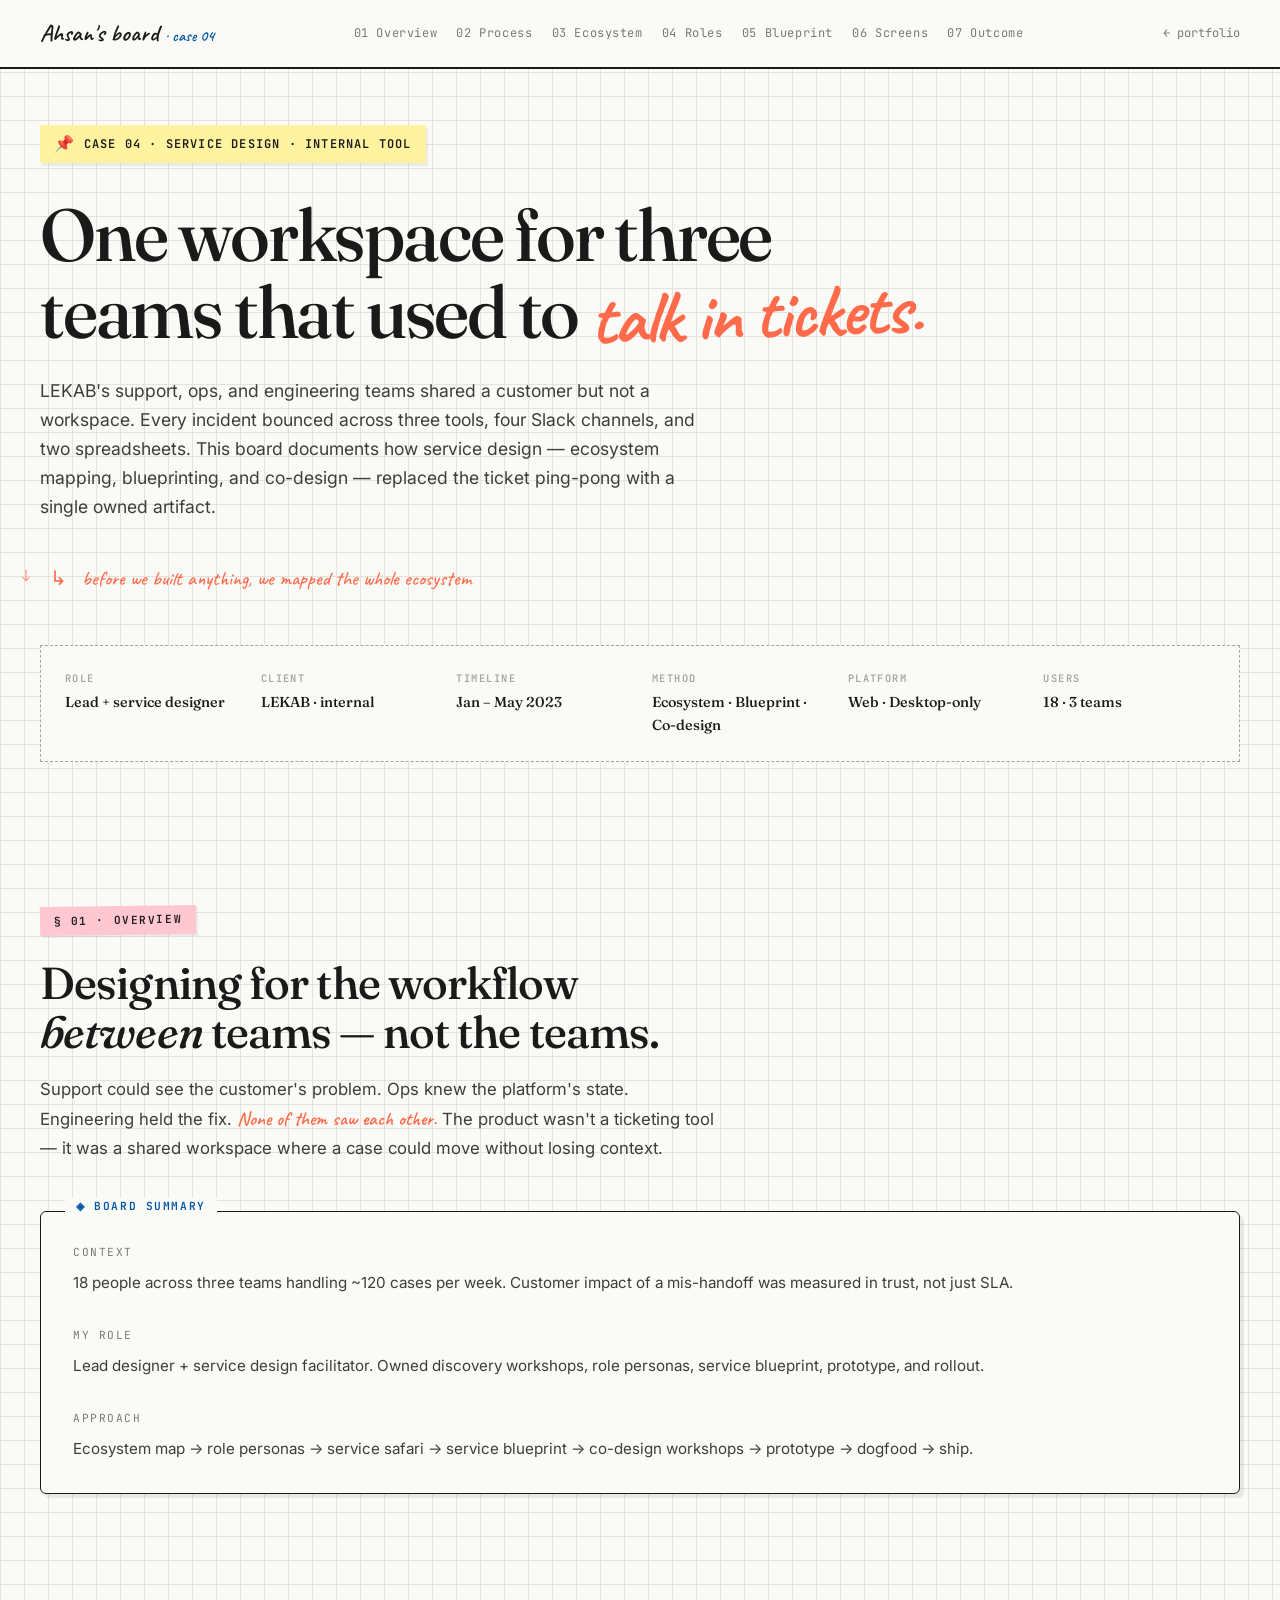
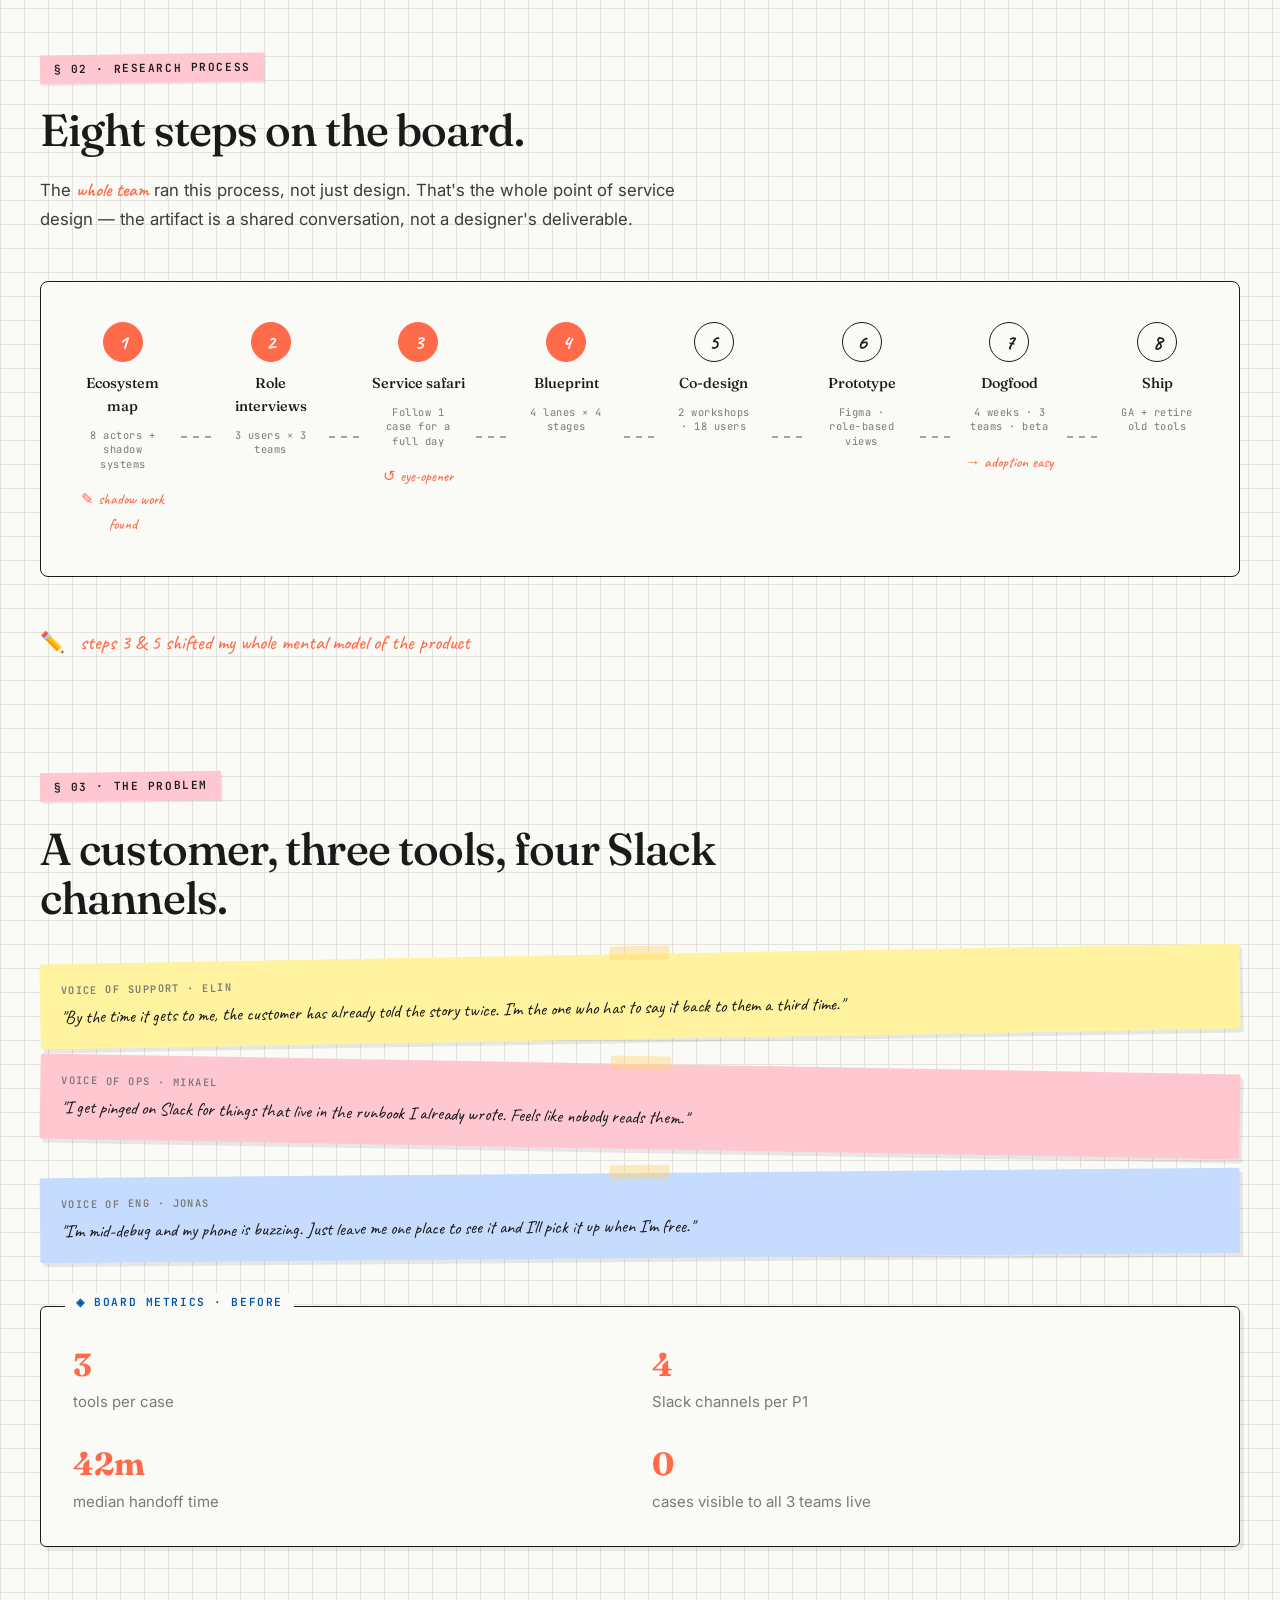
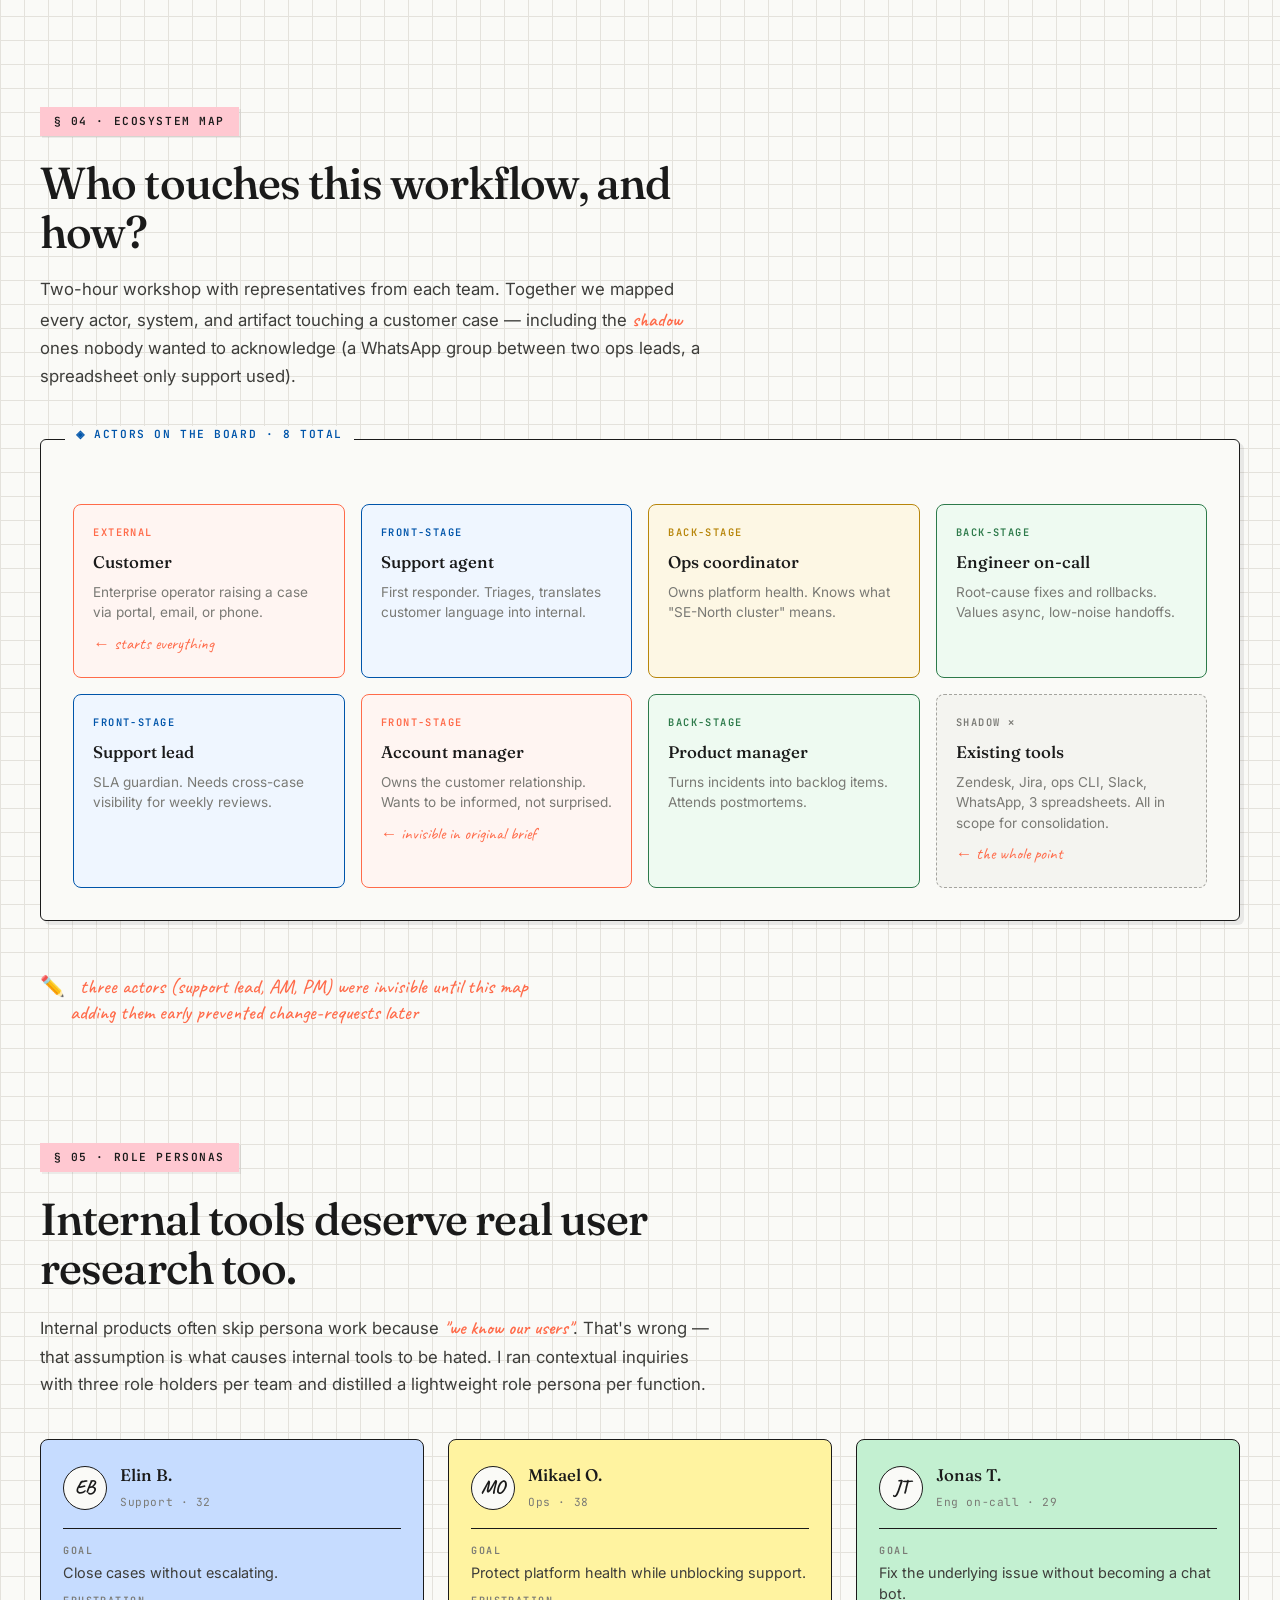
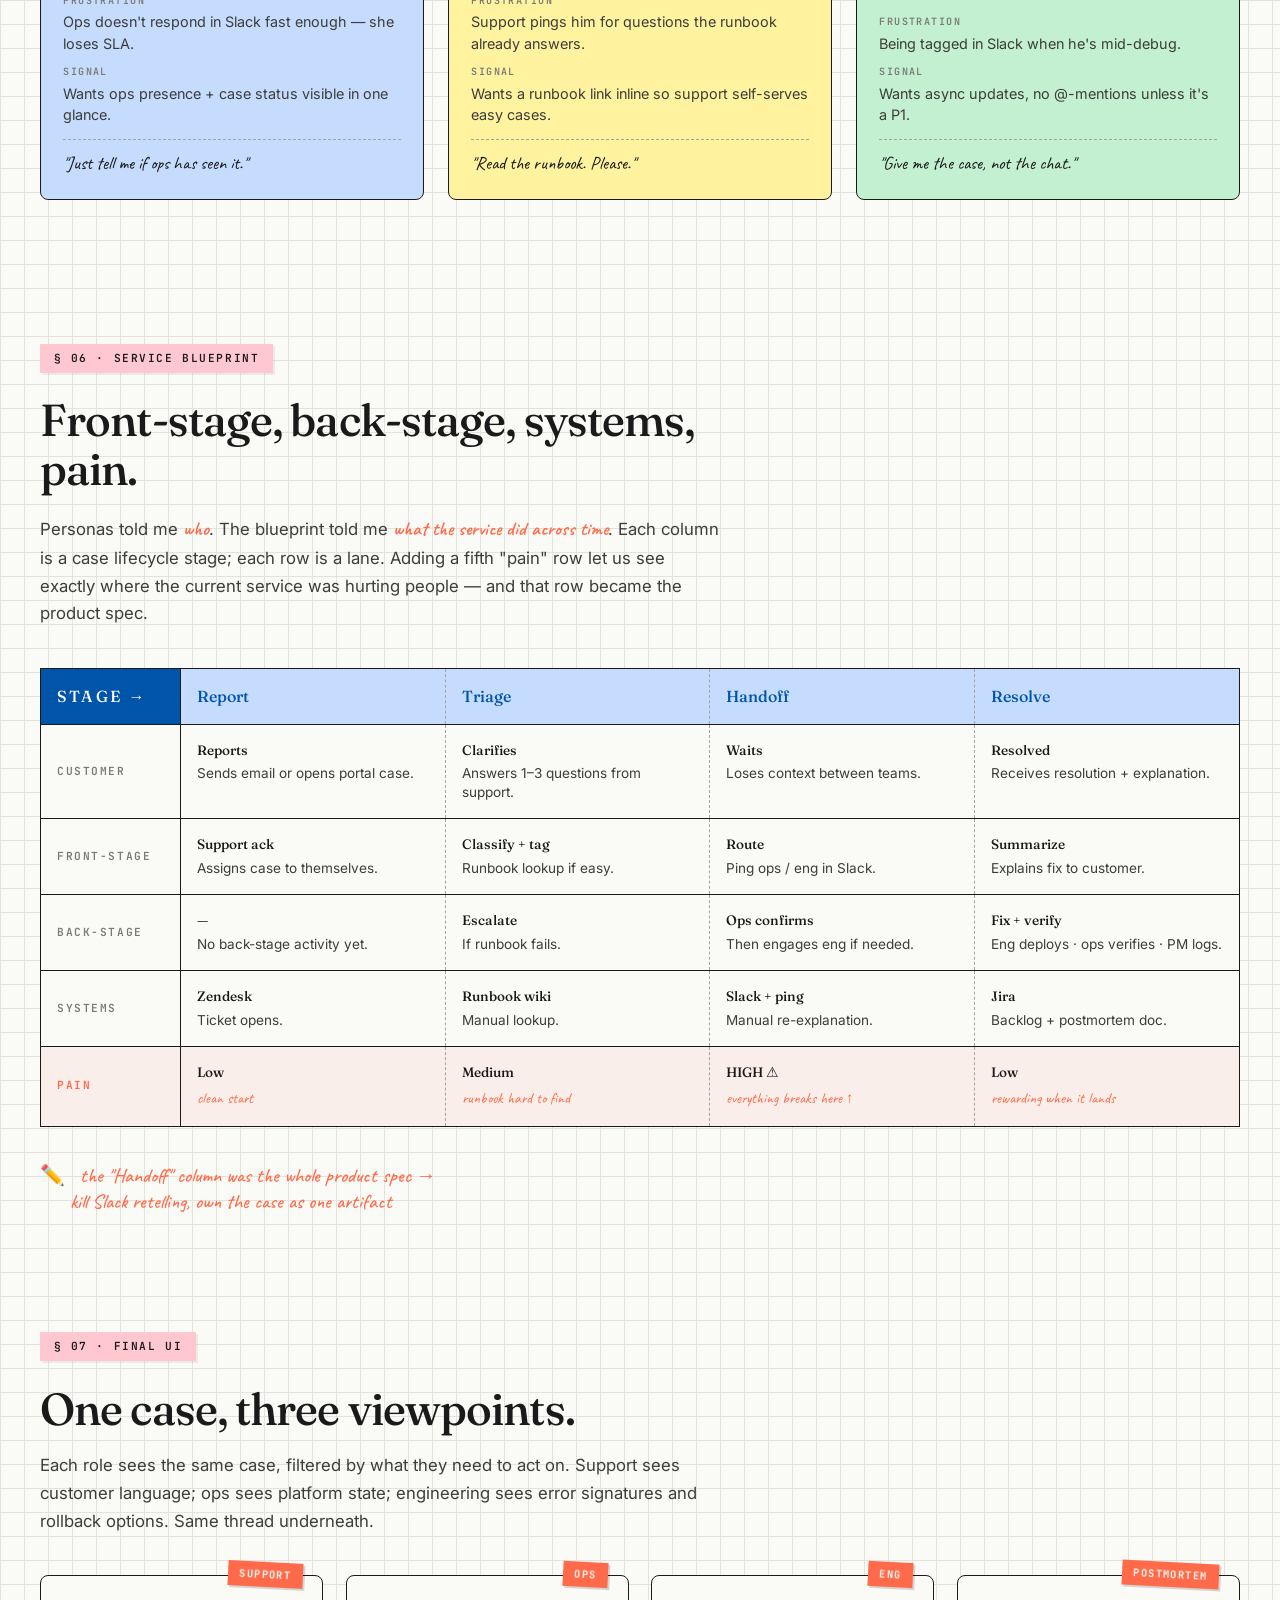
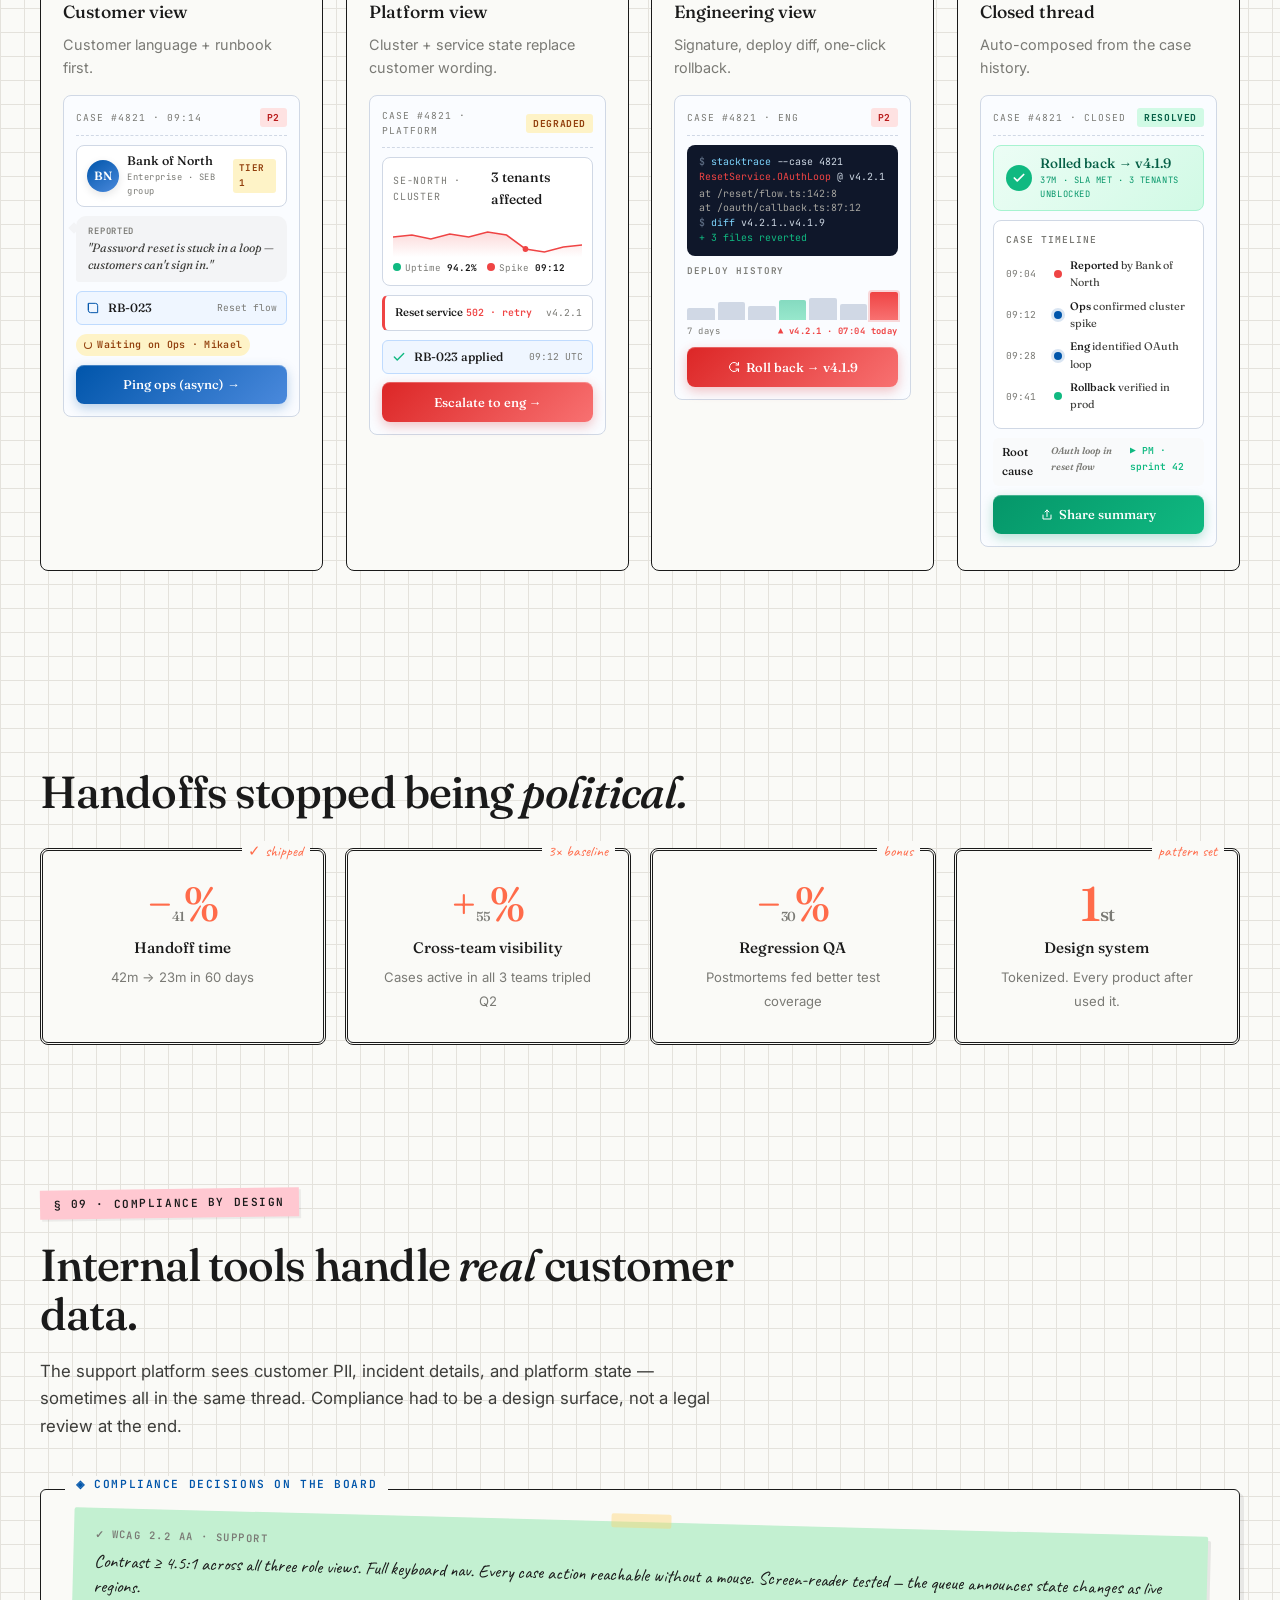
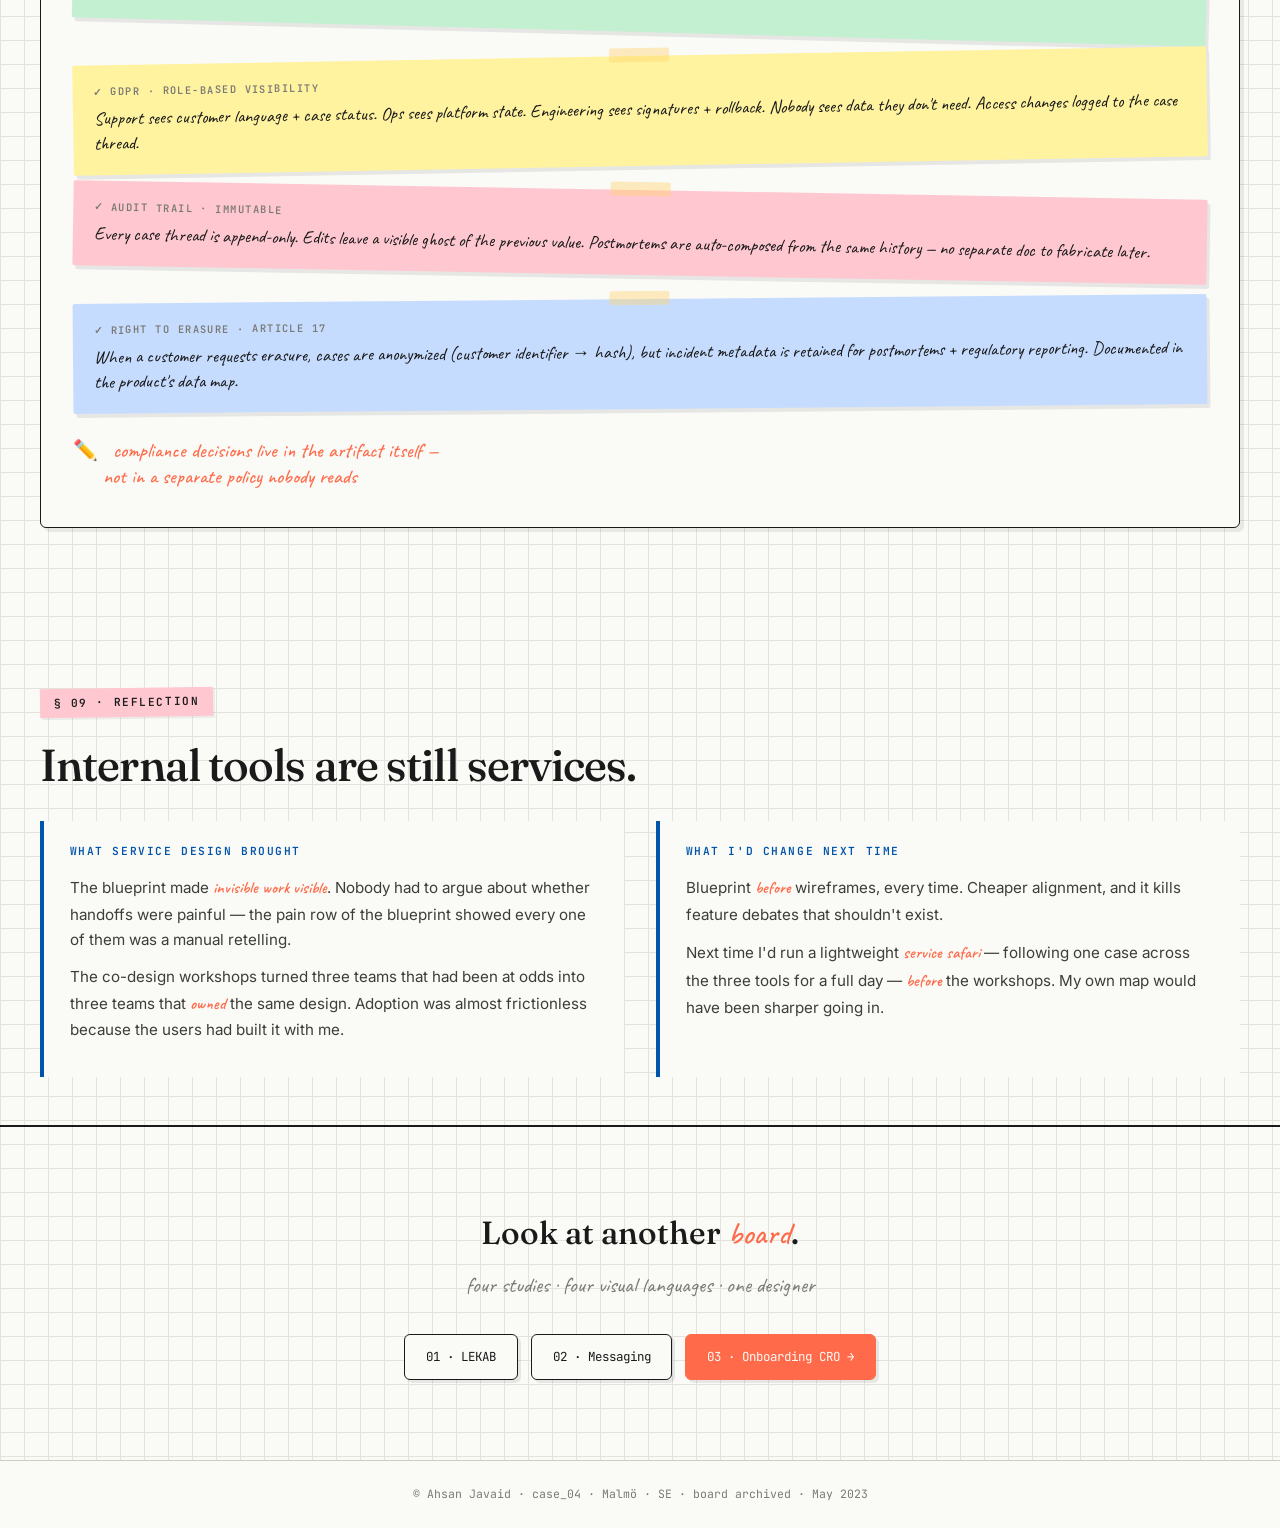
<file: case-study-support.html>
<!DOCTYPE html>
<html lang="en">
<head>
  <meta charset="UTF-8" />
  <meta name="viewport" content="width=device-width, initial-scale=1.0" />
  <title>Cross-Team Support Platform — Service design board | Ahsan Javaid</title>
  <meta name="description" content="UX/UI case study presented as a working FigJam board — service design, ecosystem mapping, and co-design of an internal cross-team support platform." />
  <link rel="preconnect" href="https://fonts.googleapis.com" />
  <link rel="preconnect" href="https://fonts.gstatic.com" crossorigin />
  <link href="https://fonts.googleapis.com/css2?family=Fraunces:opsz,wght@9..144,400;9..144,500;9..144,600;9..144,700&family=Inter:wght@400;500;600;700&family=Caveat:wght@400;500;600;700&family=JetBrains+Mono:wght@400;500;600&display=swap" rel="stylesheet" />
  <style>
    /* ========================================================================
       Case 04 · Cross-Team Support Platform
       Theme: FIGJAM BLUEPRINT — grid paper, sticky notes, dashed connectors
       ======================================================================== */
    :root {
      --paper: #fafaf7;
      --grid: #e4e2dc;
      --grid-strong: #cfccc4;
      --ink: #1a1a1a;
      --ink-2: #3d3d3a;
      --muted: #7a7a75;
      --muted-2: #a5a49f;
      --blueprint: #0055aa;
      --blueprint-2: #4a89dc;
      --coral: #ff6b4a;
      --coral-2: #ff9576;
      --sticky-yellow: #fff3a0;
      --sticky-pink: #ffc8d1;
      --sticky-blue: #c6dcff;
      --sticky-mint: #c3f0d1;
      --tape: rgba(255, 209, 102, 0.4);
    }
    * { box-sizing: border-box; }
    html { scroll-behavior: smooth; }
    body {
      margin: 0;
      font-family: "Inter", system-ui, sans-serif;
      color: var(--ink);
      background: var(--paper);
      /* Graph paper grid */
      background-image:
        linear-gradient(var(--grid) 1px, transparent 1px),
        linear-gradient(90deg, var(--grid) 1px, transparent 1px);
      background-size: 24px 24px;
      font-size: 15px;
      line-height: 1.6;
      -webkit-font-smoothing: antialiased;
    }
    a { color: inherit; }
    .wrap { width: min(1200px, 94%); margin: 0 auto; position: relative; }

    /* ===== Topbar ===== */
    .topbar {
      background: rgba(250, 250, 247, 0.94);
      backdrop-filter: blur(8px);
      border-bottom: 2px solid var(--ink);
      position: sticky; top: 0; z-index: 40;
    }
    .topbar-inner {
      display: flex; align-items: center; justify-content: space-between;
      padding: 0.9rem 0;
    }
    .brand {
      font-family: "Caveat", cursive;
      font-size: 1.5rem;
      font-weight: 600;
      text-decoration: none;
      color: var(--ink);
    }
    .brand span { color: var(--blueprint); font-size: 1rem; }
    .nav-side { display: none; gap: 1.2rem; }
    .nav-side a {
      font-family: "JetBrains Mono", monospace;
      color: var(--muted);
      text-decoration: none;
      font-size: 0.75rem;
      letter-spacing: 0.05em;
    }
    .nav-side a:hover { color: var(--blueprint); }
    .back-link {
      font-family: "JetBrains Mono", monospace;
      font-size: 0.75rem;
      color: var(--muted);
      text-decoration: none;
    }

    /* ===== Board hero ===== */
    .board {
      padding: 3.5rem 0 2rem;
      position: relative;
    }
    .kicker-tag {
      display: inline-flex; align-items: center; gap: 0.5rem;
      background: var(--sticky-yellow);
      padding: 0.4rem 0.9rem;
      font-family: "JetBrains Mono", monospace;
      font-size: 0.75rem;
      font-weight: 600;
      letter-spacing: 0.1em;
      text-transform: uppercase;
      transform: rotate(-1.5deg);
      box-shadow: 2px 3px 0 rgba(0,0,0,0.06);
      margin-bottom: 2rem;
    }
    .kicker-tag::before {
      content: "📌";
      font-size: 1rem;
    }
    h1.display {
      font-family: "Fraunces", serif;
      font-weight: 500;
      font-size: clamp(2.4rem, 6vw, 4.6rem);
      line-height: 1.05;
      letter-spacing: -0.03em;
      margin: 0 0 1.5rem;
      max-width: 20ch;
      color: var(--ink);
      position: relative;
    }
    h1.display em {
      font-family: "Caveat", cursive;
      font-style: normal;
      color: var(--coral);
      font-weight: 700;
      display: inline-block;
      transform: rotate(-2deg);
    }
    h1.display .underline {
      background-image: linear-gradient(120deg, var(--coral) 0%, var(--coral-2) 100%);
      background-repeat: no-repeat;
      background-size: 100% 0.2em;
      background-position: 0 88%;
    }
    .deck {
      font-size: 1.1rem;
      color: var(--ink-2);
      max-width: 62ch;
      line-height: 1.65;
      margin: 0 0 2.5rem;
    }

    /* Handwritten annotation */
    .anno {
      font-family: "Caveat", cursive;
      font-size: 1.25rem;
      color: var(--coral);
      font-weight: 500;
      line-height: 1.3;
      position: relative;
      padding: 0.3rem 0;
    }
    .anno.arrow-down::before {
      content: "";
      position: absolute;
      left: -20px; top: 8px;
      width: 12px; height: 14px;
      background: no-repeat url("data:image/svg+xml,%3Csvg xmlns='http://www.w3.org/2000/svg' viewBox='0 0 20 24'%3E%3Cpath d='M10 2 L10 20 M4 14 L10 20 L16 14' stroke='%23ff6b4a' stroke-width='1.5' fill='none' stroke-linecap='round'/%3E%3C/svg%3E");
    }

    /* ===== Board panels (framed like FigJam frames) ===== */
    .frame {
      background: var(--paper);
      border: 1.5px solid var(--ink);
      border-radius: 6px;
      padding: 2rem;
      margin: 3rem 0;
      position: relative;
      box-shadow: 4px 4px 0 rgba(26, 26, 26, 0.08);
    }
    .frame-label {
      position: absolute;
      top: -0.85rem; left: 1.5rem;
      background: var(--paper);
      padding: 0 0.7rem;
      font-family: "JetBrains Mono", monospace;
      font-size: 0.7rem;
      font-weight: 600;
      letter-spacing: 0.14em;
      text-transform: uppercase;
      color: var(--blueprint);
    }
    .frame-label::before { content: "◈ "; }

    /* ===== Meta strip ===== */
    .meta {
      display: grid;
      grid-template-columns: repeat(2, 1fr);
      gap: 1.5rem;
      margin: 3rem 0;
      background: var(--paper);
      border: 1.5px dashed var(--muted-2);
      padding: 1.5rem;
    }
    .meta > div {
      font-family: "JetBrains Mono", monospace;
      font-size: 0.75rem;
    }
    .meta > div strong {
      display: block;
      color: var(--muted-2);
      letter-spacing: 0.14em;
      text-transform: uppercase;
      font-weight: 600;
      margin-bottom: 0.3rem;
      font-size: 0.65rem;
    }
    .meta > div span {
      font-family: "Fraunces", serif;
      font-size: 0.9rem;
      color: var(--ink);
      font-weight: 500;
    }

    /* ===== Sections ===== */
    section {
      padding: 4rem 0 3rem;
    }
    .section-tag {
      display: inline-flex; align-items: center; gap: 0.5rem;
      background: var(--sticky-pink);
      padding: 0.35rem 0.85rem;
      font-family: "JetBrains Mono", monospace;
      font-size: 0.7rem;
      font-weight: 600;
      letter-spacing: 0.14em;
      text-transform: uppercase;
      transform: rotate(-0.8deg);
      box-shadow: 2px 2px 0 rgba(0,0,0,0.06);
      margin-bottom: 1.4rem;
    }
    h2.head {
      font-family: "Fraunces", serif;
      font-weight: 500;
      font-size: clamp(1.8rem, 3.6vw, 2.8rem);
      line-height: 1.1;
      letter-spacing: -0.02em;
      margin: 0 0 1.2rem;
      max-width: 24ch;
      color: var(--ink);
    }
    .lede {
      font-size: 1.05rem;
      color: var(--ink-2);
      max-width: 62ch;
      margin: 0 0 2.5rem;
      line-height: 1.65;
    }
    .lede em { font-family: "Caveat", cursive; font-style: normal; color: var(--coral); font-weight: 600; font-size: 1.15em; }

    /* ===== Sticky note (for insights, quotes, etc.) ===== */
    .sticky {
      background: var(--sticky-yellow);
      padding: 1.2rem 1.3rem;
      border-radius: 2px;
      box-shadow: 3px 4px 0 rgba(0,0,0,0.08);
      transform: rotate(-1deg);
      font-family: "Caveat", cursive;
      font-size: 1.15rem;
      line-height: 1.35;
      color: var(--ink);
      position: relative;
    }
    .sticky.pink { background: var(--sticky-pink); transform: rotate(1deg); }
    .sticky.blue { background: var(--sticky-blue); transform: rotate(-0.5deg); }
    .sticky.mint { background: var(--sticky-mint); transform: rotate(1.5deg); }
    .sticky::before {
      content: "";
      position: absolute;
      top: -8px; left: 50%;
      transform: translateX(-50%);
      width: 60px; height: 14px;
      background: var(--tape);
      border-radius: 2px;
    }
    .sticky b {
      display: block;
      font-family: "JetBrains Mono", monospace;
      font-size: 0.65rem;
      letter-spacing: 0.14em;
      text-transform: uppercase;
      font-weight: 600;
      color: var(--muted);
      margin-bottom: 0.5rem;
    }

    /* ===== Ecosystem map ===== */
    .ecosystem-grid {
      display: grid;
      grid-template-columns: 1fr;
      gap: 1rem;
      margin-top: 2rem;
      position: relative;
    }
    .eco-node {
      background: var(--paper);
      border: 1.5px solid var(--ink);
      border-radius: 8px;
      padding: 1.2rem;
      position: relative;
      transition: transform 0.2s;
    }
    .eco-node:hover { transform: translateY(-3px); }
    .eco-node.customer { border-color: var(--coral); background: #fff5f2; }
    .eco-node.support { border-color: var(--blueprint); background: #eff6ff; }
    .eco-node.ops { border-color: #b8860b; background: #fdf7e4; }
    .eco-node.eng { border-color: #2d7a4a; background: #eefaf1; }
    .eco-node.shadow { border-style: dashed; border-color: var(--muted-2); background: #f4f4f0; }
    .eco-role {
      font-family: "JetBrains Mono", monospace;
      font-size: 0.65rem;
      letter-spacing: 0.14em;
      text-transform: uppercase;
      color: var(--muted);
      font-weight: 600;
      margin-bottom: 0.5rem;
    }
    .eco-node.customer .eco-role { color: var(--coral); }
    .eco-node.support .eco-role { color: var(--blueprint); }
    .eco-node.ops .eco-role { color: #b8860b; }
    .eco-node.eng .eco-role { color: #2d7a4a; }
    .eco-node b {
      display: block;
      font-family: "Fraunces", serif;
      font-weight: 500;
      font-size: 1.05rem;
      margin-bottom: 0.4rem;
    }
    .eco-node p {
      margin: 0;
      color: var(--muted);
      font-size: 0.85rem;
      line-height: 1.5;
    }
    .eco-annotation {
      font-family: "Caveat", cursive;
      font-size: 1.05rem;
      color: var(--coral);
      margin-top: 0.5rem;
      display: block;
    }

    /* ===== Process spiral ===== */
    .process-board {
      background: var(--paper);
      border: 1.5px solid var(--ink);
      border-radius: 8px;
      padding: 2.5rem 1.5rem;
      overflow-x: auto;
      margin: 3rem 0;
    }
    .process-steps {
      display: flex;
      align-items: flex-start;
      gap: 0;
      min-width: 960px;
      position: relative;
    }
    .p-step {
      flex: 1;
      display: flex;
      flex-direction: column;
      align-items: center;
      gap: 0.6rem;
      padding: 0 0.5rem;
      position: relative;
    }
    .p-step-num {
      width: 40px; height: 40px;
      border: 1.5px solid var(--ink);
      border-radius: 50%;
      background: var(--paper);
      display: flex; align-items: center; justify-content: center;
      font-family: "Caveat", cursive;
      font-size: 1.3rem;
      font-weight: 700;
      color: var(--ink);
      z-index: 3;
    }
    .p-step.active .p-step-num {
      background: var(--coral);
      color: var(--paper);
      border-color: var(--coral);
    }
    .p-step b {
      font-family: "Fraunces", serif;
      font-weight: 500;
      font-size: 0.9rem;
      text-align: center;
    }
    .p-step span {
      font-family: "JetBrains Mono", monospace;
      font-size: 0.65rem;
      color: var(--muted);
      text-align: center;
      letter-spacing: 0.05em;
      max-width: 14ch;
      line-height: 1.4;
    }
    .p-step .anno-hand {
      font-family: "Caveat", cursive;
      font-size: 0.95rem;
      color: var(--coral);
      margin-top: 0.4rem;
      text-align: center;
      font-weight: 500;
    }
    .p-connector {
      flex: 0 0 32px;
      height: 2px;
      background: repeating-linear-gradient(90deg, var(--muted-2) 0 6px, transparent 6px 12px);
      align-self: center;
      margin-top: 1rem;
    }

    /* ===== Blueprint (service blueprint) ===== */
    .blueprint {
      background: var(--paper);
      border: 1.5px solid var(--ink);
      overflow-x: auto;
      margin: 2rem 0;
    }
    .bp-row {
      display: grid;
      grid-template-columns: 140px repeat(4, 1fr);
      border-bottom: 1.5px solid var(--ink);
      min-width: 780px;
    }
    .bp-row:last-child { border-bottom: none; }
    .bp-row > div {
      padding: 1rem;
      border-right: 1px dashed var(--muted-2);
      font-size: 0.85rem;
      color: var(--ink-2);
      line-height: 1.4;
    }
    .bp-row > div:last-child { border-right: none; }
    .bp-row .lane {
      background: var(--paper);
      font-family: "JetBrains Mono", monospace;
      font-size: 0.7rem;
      letter-spacing: 0.14em;
      text-transform: uppercase;
      color: var(--muted);
      font-weight: 600;
      display: flex; align-items: center;
      border-right: 1.5px solid var(--ink);
    }
    .bp-row.stage {
      background: var(--sticky-blue);
    }
    .bp-row.stage > div {
      font-family: "Fraunces", serif;
      font-weight: 500;
      font-size: 1rem;
      color: var(--blueprint);
    }
    .bp-row.stage .lane {
      background: var(--blueprint);
      color: var(--paper);
    }
    .bp-row.pain-row > div { background: rgba(255, 107, 74, 0.08); }
    .bp-row.pain-row .lane { color: var(--coral); }
    .bp-cell b { display: block; margin-bottom: 0.3rem; font-family: "Fraunces", serif; font-weight: 500; color: var(--ink); }
    .bp-cell .anno-hand-inline {
      display: block;
      font-family: "Caveat", cursive;
      color: var(--coral);
      font-size: 0.95rem;
      margin-top: 0.4rem;
    }

    /* ===== Role personas (as post-its) ===== */
    .roles {
      display: grid;
      grid-template-columns: 1fr;
      gap: 1.5rem;
      margin: 2rem 0;
    }
    .role {
      background: var(--paper);
      border: 1.5px solid var(--ink);
      border-radius: 8px;
      padding: 1.4rem;
      position: relative;
    }
    .role.support { background: var(--sticky-blue); }
    .role.ops { background: var(--sticky-yellow); }
    .role.eng { background: var(--sticky-mint); }
    .role-head {
      display: flex; align-items: center; gap: 0.8rem;
      padding-bottom: 0.9rem; margin-bottom: 0.9rem;
      border-bottom: 1.5px solid var(--ink);
    }
    .role-avatar {
      width: 44px; height: 44px;
      background: var(--paper);
      border: 1.5px solid var(--ink);
      border-radius: 50%;
      display: flex; align-items: center; justify-content: center;
      font-family: "Caveat", cursive;
      font-weight: 700;
      font-size: 1.2rem;
    }
    .role-head b {
      display: block;
      font-family: "Fraunces", serif;
      font-weight: 500;
      font-size: 1.05rem;
    }
    .role-head span {
      font-family: "JetBrains Mono", monospace;
      font-size: 0.7rem;
      color: var(--muted);
      letter-spacing: 0.05em;
    }
    .role-item { margin: 0.6rem 0; }
    .role-item strong {
      display: block;
      font-family: "JetBrains Mono", monospace;
      font-size: 0.63rem;
      letter-spacing: 0.14em;
      text-transform: uppercase;
      color: var(--muted);
      font-weight: 600;
      margin-bottom: 0.15rem;
    }
    .role-item p {
      margin: 0;
      font-size: 0.9rem;
      color: var(--ink-2);
      line-height: 1.5;
    }
    .role-quote {
      font-family: "Caveat", cursive;
      font-size: 1.15rem;
      color: var(--ink);
      margin-top: 0.8rem;
      padding-top: 0.8rem;
      border-top: 1.5px dashed var(--muted-2);
      line-height: 1.3;
    }

    /* ===== Screens (final UI) ===== */
    .screens {
      display: grid;
      grid-template-columns: 1fr;
      gap: 2.5rem;
      margin: 2rem 0;
    }
    .screen-card {
      background: var(--paper);
      border: 1.5px solid var(--ink);
      border-radius: 8px;
      padding: 1.4rem;
      position: relative;
    }
    .screen-stamp {
      position: absolute;
      top: -14px; right: 20px;
      background: var(--coral);
      color: var(--paper);
      padding: 0.25rem 0.7rem;
      font-family: "JetBrains Mono", monospace;
      font-size: 0.65rem;
      font-weight: 700;
      letter-spacing: 0.14em;
      text-transform: uppercase;
      transform: rotate(3deg);
      box-shadow: 2px 2px 0 rgba(0,0,0,0.15);
    }
    .screen-card h4 {
      font-family: "Fraunces", serif;
      font-weight: 500;
      font-size: 1.1rem;
      margin: 0 0 0.4rem;
    }
    .screen-card p {
      color: var(--muted);
      margin: 0 0 1rem;
      font-size: 0.9rem;
    }

    /* ===== Beauty role-viewpoint mockups (rich UI per role) ===== */
    .rui {
      background: #fafcff;
      border: 1.4px solid #d0d8e5;
      border-radius: 8px;
      padding: 0.75rem;
      display: flex; flex-direction: column; gap: 0.55rem;
      position: relative;
    }
    .rui-head {
      display: flex; align-items: center; justify-content: space-between;
      padding-bottom: 0.5rem;
      border-bottom: 1px dashed #d0d8e5;
    }
    .rui-crumb {
      font-family: "JetBrains Mono", monospace;
      font-size: 0.6rem;
      letter-spacing: 0.1em;
      color: var(--muted);
      text-transform: uppercase;
    }
    .rui-p1 {
      background: #fee2e2; color: #b91c1c;
      font-family: "JetBrains Mono", monospace;
      font-size: 0.6rem; font-weight: 700;
      padding: 2px 7px; border-radius: 3px;
      letter-spacing: 0.06em;
    }

    /* Customer card with avatar */
    .r-cust {
      display: flex; align-items: center; gap: 8px;
      background: #fff;
      border: 1px solid #d0d8e5;
      border-radius: 8px;
      padding: 0.5rem 0.6rem;
    }
    .r-avatar {
      width: 32px; height: 32px; border-radius: 50%;
      display: flex; align-items: center; justify-content: center;
      color: #fff;
      font-family: "Fraunces", serif;
      font-weight: 600;
      font-size: 0.75rem;
      box-shadow: 0 3px 8px rgba(0,0,0,0.1);
      flex-shrink: 0;
    }
    .r-avatar.blue { background: linear-gradient(145deg, var(--blueprint), var(--blueprint-2)); }
    .r-avatar.warm { background: linear-gradient(145deg, #b8860b, #d4a668); }
    .r-avatar.mint { background: linear-gradient(145deg, #2d7a4a, #6ca88a); }
    .r-cust .cname {
      font-family: "Fraunces", serif;
      font-weight: 500;
      font-size: 0.78rem;
      color: var(--ink);
      line-height: 1.1;
    }
    .r-cust .ctag {
      font-family: "JetBrains Mono", monospace;
      font-size: 0.55rem;
      color: var(--muted);
      letter-spacing: 0.06em;
      margin-top: 2px;
    }
    .r-cust .tier {
      margin-left: auto;
      background: #fef3c7;
      color: #92400e;
      font-family: "JetBrains Mono", monospace;
      font-size: 0.58rem;
      font-weight: 700;
      padding: 2px 6px;
      border-radius: 3px;
      letter-spacing: 0.05em;
    }

    /* Chat bubble */
    .r-bubble {
      background: #f3f4f6;
      border-radius: 10px 10px 10px 3px;
      padding: 0.55rem 0.75rem;
      font-size: 0.75rem;
      color: var(--ink-2);
      line-height: 1.4;
      position: relative;
      font-family: "Fraunces", serif;
      font-style: italic;
    }
    .r-bubble::before {
      content: "";
      position: absolute;
      left: -6px; top: 8px;
      width: 8px; height: 8px;
      background: #f3f4f6;
      transform: rotate(45deg);
    }
    .r-bubble .who {
      display: block;
      font-family: "JetBrains Mono", monospace;
      font-style: normal;
      font-size: 0.55rem;
      color: var(--muted);
      letter-spacing: 0.08em;
      text-transform: uppercase;
      font-weight: 600;
      margin-bottom: 3px;
    }

    /* Runbook link chip */
    .r-runbook {
      display: flex; align-items: center; gap: 8px;
      padding: 0.4rem 0.55rem;
      background: #eff6ff;
      border: 1px solid #bfdbfe;
      border-radius: 6px;
      font-size: 0.68rem;
    }
    .r-runbook svg { color: var(--blueprint); flex-shrink: 0; }
    .r-runbook b { color: var(--ink); font-family: "Fraunces", serif; font-weight: 500; font-size: 0.75rem; }
    .r-runbook span { color: var(--muted); font-family: "JetBrains Mono", monospace; font-size: 0.6rem; margin-left: auto; }

    /* Waiting pill */
    .r-waiting {
      display: inline-flex; align-items: center; gap: 5px;
      background: #fef3c7;
      color: #92400e;
      padding: 3px 8px;
      border-radius: 999px;
      font-family: "JetBrains Mono", monospace;
      font-size: 0.62rem;
      font-weight: 600;
      letter-spacing: 0.03em;
      width: fit-content;
    }
    .r-waiting .spin {
      width: 8px; height: 8px;
      border: 1.5px solid #92400e;
      border-top-color: transparent;
      border-radius: 50%;
      animation: r-spin 1s linear infinite;
    }
    @keyframes r-spin { to { transform: rotate(360deg); } }

    /* CTA */
    .r-cta {
      background: linear-gradient(135deg, var(--blueprint), var(--blueprint-2));
      color: #fff;
      text-align: center;
      padding: 0.6rem;
      border-radius: 8px;
      font-family: "Fraunces", serif;
      font-weight: 500;
      font-size: 0.8rem;
      box-shadow: 0 4px 12px rgba(0, 85, 170, 0.28), inset 0 1px 0 rgba(255,255,255,0.25);
      display: flex; align-items: center; justify-content: center; gap: 6px;
    }
    .r-cta.warn {
      background: linear-gradient(135deg, #dc2626, #f87171);
      box-shadow: 0 4px 12px rgba(220, 38, 38, 0.28), inset 0 1px 0 rgba(255,255,255,0.25);
    }
    .r-cta.mint {
      background: linear-gradient(135deg, #059669, #10b981);
      box-shadow: 0 4px 12px rgba(5, 150, 105, 0.28), inset 0 1px 0 rgba(255,255,255,0.25);
    }

    /* Ops — cluster health SVG */
    .cluster-panel {
      background: #fff;
      border: 1px solid #d0d8e5;
      border-radius: 8px;
      padding: 0.6rem;
    }
    .cluster-head {
      display: flex; justify-content: space-between; align-items: center;
      font-family: "JetBrains Mono", monospace;
      font-size: 0.62rem;
      color: var(--muted);
      letter-spacing: 0.08em;
      margin-bottom: 6px;
    }
    .cluster-head b { color: var(--ink); font-family: "Fraunces", serif; font-weight: 500; font-size: 0.85rem; letter-spacing: -0.01em; }
    .health-line svg { width: 100%; height: auto; display: block; }
    .cluster-legend {
      display: flex; gap: 10px;
      font-family: "JetBrains Mono", monospace;
      font-size: 0.58rem;
      color: var(--muted);
      margin-top: 4px;
    }
    .cluster-legend b { color: var(--ink); font-family: "JetBrains Mono", monospace; font-weight: 700; }
    .cluster-legend .d {
      display: inline-block; width: 8px; height: 8px; border-radius: 50%;
      margin-right: 4px;
    }
    .cluster-legend .d.g { background: #10b981; }
    .cluster-legend .d.r { background: #ef4444; }

    /* Service state row */
    .svc-row {
      background: #fff;
      border: 1px solid #d0d8e5;
      border-left: 3px solid #ef4444;
      border-radius: 6px;
      padding: 0.5rem 0.6rem;
      display: flex; justify-content: space-between; align-items: center;
      font-size: 0.7rem;
    }
    .svc-row b { font-family: "Fraunces", serif; font-weight: 500; color: var(--ink); }
    .svc-row .code { font-family: "JetBrains Mono", monospace; color: #ef4444; font-size: 0.62rem; font-weight: 600; }

    /* Eng — terminal diff */
    .term {
      background: #0f172a;
      border-radius: 8px;
      padding: 0.6rem 0.7rem;
      font-family: "JetBrains Mono", monospace;
      font-size: 0.62rem;
      color: #cbd5e1;
      line-height: 1.5;
      overflow: hidden;
    }
    .term .prompt { color: #64748b; }
    .term .sig { color: #ef4444; }
    .term .ok { color: #10b981; }
    .term .k { color: #7dd3fc; }

    .deploy-line {
      display: flex; gap: 3px; align-items: end;
      padding: 0.5rem 0;
    }
    .deploy-line i {
      flex: 1;
      background: #d0d8e5;
      border-radius: 2px 2px 0 0;
      transition: background 0.3s;
    }
    .deploy-line i.v1 { height: 12px; }
    .deploy-line i.v2 { height: 18px; }
    .deploy-line i.v3 { height: 14px; }
    .deploy-line i.v4 { height: 22px; }
    .deploy-line i.v5 { height: 16px; }
    .deploy-line i.bad {
      background: linear-gradient(180deg, #ef4444, #f87171);
      height: 28px;
      box-shadow: 0 0 0 2px rgba(239, 68, 68, 0.2);
    }
    .deploy-line i.rollback {
      background: linear-gradient(180deg, #10b981, #34d399);
      height: 20px;
      opacity: 0.5;
    }
    .deploy-caption {
      display: flex; justify-content: space-between;
      font-family: "JetBrains Mono", monospace;
      font-size: 0.55rem;
      color: var(--muted);
      letter-spacing: 0.05em;
      margin-top: -4px;
    }
    .deploy-caption b { color: #ef4444; font-weight: 700; }

    /* Postmortem — resolution + timeline */
    .resolve-card {
      background: linear-gradient(135deg, #ecfdf5, #d1fae5);
      border: 1px solid #a7f3d0;
      border-radius: 8px;
      padding: 0.6rem 0.75rem;
      display: flex; align-items: center; gap: 8px;
    }
    .resolve-card .emo {
      width: 26px; height: 26px;
      background: #10b981;
      color: #fff;
      border-radius: 50%;
      display: flex; align-items: center; justify-content: center;
      flex-shrink: 0;
    }
    .resolve-card .t {
      font-family: "Fraunces", serif;
      font-weight: 500;
      font-size: 0.85rem;
      color: #065f46;
      line-height: 1.1;
    }
    .resolve-card .s {
      font-family: "JetBrains Mono", monospace;
      font-size: 0.55rem;
      color: #059669;
      letter-spacing: 0.06em;
      margin-top: 2px;
    }

    .timeline-mini {
      background: #fff;
      border: 1px solid #d0d8e5;
      border-radius: 8px;
      padding: 0.7rem 0.75rem;
    }
    .timeline-mini h6 {
      margin: 0 0 6px;
      font-family: "JetBrains Mono", monospace;
      font-size: 0.6rem;
      letter-spacing: 0.1em;
      text-transform: uppercase;
      color: var(--muted);
      font-weight: 600;
    }
    .tl-row {
      display: grid;
      grid-template-columns: 40px 12px 1fr;
      gap: 6px;
      align-items: center;
      padding: 3px 0;
      font-size: 0.68rem;
      color: var(--ink-2);
    }
    .tl-row .time {
      font-family: "JetBrains Mono", monospace;
      font-size: 0.6rem;
      color: var(--muted);
    }
    .tl-row .dot {
      width: 8px; height: 8px; border-radius: 50%;
      background: #cbd5e1;
      justify-self: center;
      position: relative;
    }
    .tl-row .dot.on { background: var(--blueprint); box-shadow: 0 0 0 3px rgba(0, 85, 170, 0.15); }
    .tl-row .dot.ok { background: #10b981; }
    .tl-row .dot.bad { background: #ef4444; }
    .tl-row .text { font-family: "Fraunces", serif; }
    .tl-row .text b { font-weight: 500; color: var(--ink); }

    .metric-inline {
      display: flex; gap: 8px;
      background: #f9fafb;
      border-radius: 6px;
      padding: 0.35rem 0.55rem;
      font-family: "JetBrains Mono", monospace;
      font-size: 0.6rem;
      color: var(--muted);
    }
    .metric-inline b { color: var(--ink); font-family: "Fraunces", serif; font-weight: 500; font-size: 0.72rem; }
    .metric-inline span { color: #10b981; margin-left: auto; font-weight: 600; }
    .ui {
      background: #fafcff;
      border: 1px solid var(--muted-2);
      border-radius: 6px;
      padding: 0.8rem;
      display: flex; flex-direction: column; gap: 0.5rem;
    }
    .ui-row {
      background: var(--paper);
      border: 1px solid var(--grid-strong);
      border-radius: 5px;
      padding: 0.45rem 0.6rem;
      display: flex; justify-content: space-between;
      font-size: 0.75rem;
      color: var(--ink-2);
    }
    .ui-row.hi { background: #eff6ff; border-color: var(--blueprint); color: var(--blueprint); }
    .ui-row b { color: var(--muted); font-family: "JetBrains Mono", monospace; font-size: 0.62rem; letter-spacing: 0.08em; text-transform: uppercase; font-weight: 500; }
    .ui-cta {
      background: var(--blueprint);
      color: var(--paper);
      text-align: center;
      padding: 0.55rem;
      border-radius: 5px;
      font-family: "Fraunces", serif;
      font-weight: 500;
      font-size: 0.82rem;
      margin-top: 0.3rem;
    }

    /* ===== Outcome stamps ===== */
    .outcomes {
      display: grid;
      grid-template-columns: 1fr;
      gap: 1.2rem;
      margin: 2rem 0;
    }
    .stamp {
      background: var(--paper);
      border: 3px double var(--ink);
      border-radius: 8px;
      padding: 1.8rem;
      text-align: center;
      position: relative;
    }
    .stamp b {
      display: block;
      font-family: "Fraunces", serif;
      font-weight: 500;
      font-size: 3rem;
      color: var(--coral);
      line-height: 1;
      letter-spacing: -0.02em;
      margin-bottom: 0.5rem;
    }
    .stamp strong {
      display: block;
      font-family: "Fraunces", serif;
      font-weight: 500;
      font-size: 0.95rem;
      color: var(--ink);
      margin-bottom: 0.3rem;
    }
    .stamp span {
      color: var(--muted);
      font-size: 0.82rem;
      line-height: 1.4;
    }
    .stamp .anno-hand-tag {
      position: absolute;
      top: -0.6rem; right: 0.8rem;
      font-family: "Caveat", cursive;
      font-size: 0.95rem;
      color: var(--coral);
      background: var(--paper);
      padding: 0 0.4rem;
    }

    /* ===== Reflection ===== */
    .reflect {
      display: grid;
      grid-template-columns: 1fr;
      gap: 2rem;
      margin-top: 2rem;
    }
    .reflect-note {
      background: var(--paper);
      border-left: 4px solid var(--blueprint);
      padding: 1.4rem 1.6rem;
    }
    .reflect-note strong {
      display: block;
      font-family: "JetBrains Mono", monospace;
      font-size: 0.7rem;
      letter-spacing: 0.14em;
      text-transform: uppercase;
      color: var(--blueprint);
      font-weight: 600;
      margin-bottom: 0.8rem;
    }
    .reflect-note p {
      margin: 0 0 0.8rem;
      font-size: 0.95rem;
      color: var(--ink-2);
      line-height: 1.65;
    }
    .reflect-note em {
      font-family: "Caveat", cursive;
      font-style: normal;
      color: var(--coral);
      font-size: 1.1em;
      font-weight: 600;
    }

    /* ===== Footer ===== */
    .cta-board {
      padding: 5rem 0;
      border-top: 2px solid var(--ink);
      text-align: center;
    }
    .cta-board h2 {
      font-family: "Fraunces", serif;
      font-weight: 500;
      font-size: 2rem;
      margin: 0 0 0.5rem;
    }
    .cta-board h2 em { font-family: "Caveat", cursive; font-style: normal; color: var(--coral); }
    .cta-board p {
      font-family: "Caveat", cursive;
      font-size: 1.35rem;
      color: var(--muted);
      margin: 0 0 2rem;
    }
    .cta-row { display: flex; gap: 0.8rem; justify-content: center; flex-wrap: wrap; }
    .cta-row a {
      padding: 0.75rem 1.3rem;
      border: 1.5px solid var(--ink);
      border-radius: 6px;
      font-family: "JetBrains Mono", monospace;
      font-size: 0.78rem;
      text-decoration: none;
      color: var(--ink);
      background: var(--paper);
      box-shadow: 3px 3px 0 rgba(0,0,0,0.08);
      transition: transform 0.15s;
    }
    .cta-row a:hover { transform: translate(-2px, -2px); box-shadow: 5px 5px 0 rgba(0,0,0,0.1); }
    .cta-row a.primary { background: var(--coral); color: var(--paper); border-color: var(--coral); }
    .foot {
      padding: 1.5rem 0;
      text-align: center;
      font-family: "JetBrains Mono", monospace;
      font-size: 0.72rem;
      color: var(--muted);
      background: var(--paper);
      border-top: 1px solid var(--grid-strong);
    }

    /* Responsive */
    @media (min-width: 720px) {
      .nav-side { display: flex; }
      .meta { grid-template-columns: repeat(3, 1fr); }
      .ecosystem-grid { grid-template-columns: repeat(2, 1fr); }
      .roles { grid-template-columns: repeat(3, 1fr); }
      .screens { grid-template-columns: repeat(2, 1fr); gap: 1.8rem; }
      .outcomes { grid-template-columns: repeat(2, 1fr); }
      .reflect { grid-template-columns: 1fr 1fr; }
    }
    @media (min-width: 960px) {
      .meta { grid-template-columns: repeat(6, 1fr); }
      .ecosystem-grid { grid-template-columns: repeat(4, 1fr); }
      .outcomes { grid-template-columns: repeat(4, 1fr); }
      .screens { grid-template-columns: repeat(4, 1fr); gap: 1.4rem; }
    }
    @media (max-width: 480px) {
      .board { padding: 2.5rem 0 1.5rem; }
      section { padding: 3rem 0 2rem; }
      .frame { padding: 1.4rem; margin: 2rem 0; }
      .screens { gap: 2rem; }
      .screen-card { padding: 1.1rem; }
      .roles { gap: 1rem; }
      .role { padding: 1.1rem; }
      .meta { gap: 1rem; padding: 1.2rem; }
      .stat-tile { padding: 1.4rem 1.2rem; }
      .cta-board { padding: 3.5rem 0; }
      h1.display { font-size: 2.2rem; }
    }
  </style>
  <link rel="stylesheet" href="enhancements.css" />
</head>
<body>

  <!-- ============ TOPBAR ============ -->
  <header class="topbar">
    <div class="wrap topbar-inner">
      <a class="brand" href="index.html">Ahsan's board <span>· case 04</span></a>
      <nav class="nav-side">
        <a href="#overview">01 Overview</a>
        <a href="#process">02 Process</a>
        <a href="#ecosystem">03 Ecosystem</a>
        <a href="#roles">04 Roles</a>
        <a href="#blueprint">05 Blueprint</a>
        <a href="#screens">06 Screens</a>
        <a href="#outcome">07 Outcome</a>
      </nav>
      <a class="back-link" href="index.html">← portfolio</a>
    </div>
  </header>

  <!-- ============ HERO ============ -->
  <section class="board">
    <div class="wrap">
      <div class="kicker-tag reveal">Case 04 · Service design · Internal tool</div>
      <h1 class="display reveal d1">One workspace for three teams that used to <em>talk in tickets.</em></h1>
      <p class="deck reveal d2">
        LEKAB's support, ops, and engineering teams shared a customer but not a workspace. Every
        incident bounced across three tools, four Slack channels, and two spreadsheets. This board
        documents how service design — ecosystem mapping, blueprinting, and co-design — replaced
        the ticket ping-pong with a single owned artifact.
      </p>

      <div class="anno arrow-down">
        &nbsp; ↳ &nbsp; before we built anything, we mapped the whole ecosystem
      </div>

      <div class="meta">
        <div><strong>role</strong><span>Lead + service designer</span></div>
        <div><strong>client</strong><span>LEKAB · internal</span></div>
        <div><strong>timeline</strong><span>Jan – May 2023</span></div>
        <div><strong>method</strong><span>Ecosystem · Blueprint · Co-design</span></div>
        <div><strong>platform</strong><span>Web · Desktop-only</span></div>
        <div><strong>users</strong><span>18 · 3 teams</span></div>
      </div>
    </div>
  </section>

  <!-- ============ OVERVIEW ============ -->
  <section id="overview">
    <div class="wrap">
      <div class="section-tag">§ 01 · Overview</div>
      <h2 class="head">Designing for the workflow <em>between</em> teams — not the teams.</h2>
      <p class="lede">
        Support could see the customer's problem. Ops knew the platform's state. Engineering held the
        fix. <em>None of them saw each other.</em> The product wasn't a ticketing tool — it was a shared
        workspace where a case could move without losing context.
      </p>

      <div class="frame">
        <div class="frame-label">Board summary</div>
        <div style="display: grid; grid-template-columns: 1fr; gap: 2rem;">
          <div>
            <div style="font-family: 'JetBrains Mono', monospace; font-size: 0.7rem; letter-spacing: 0.14em; text-transform: uppercase; color: var(--muted); margin-bottom: 0.5rem;">Context</div>
            <p style="margin: 0; color: var(--ink-2); font-size: 0.95rem; line-height: 1.65;">18 people across three teams handling ~120 cases per week. Customer impact of a mis-handoff was measured in trust, not just SLA.</p>
          </div>
          <div>
            <div style="font-family: 'JetBrains Mono', monospace; font-size: 0.7rem; letter-spacing: 0.14em; text-transform: uppercase; color: var(--muted); margin-bottom: 0.5rem;">My role</div>
            <p style="margin: 0; color: var(--ink-2); font-size: 0.95rem; line-height: 1.65;">Lead designer + service design facilitator. Owned discovery workshops, role personas, service blueprint, prototype, and rollout.</p>
          </div>
          <div>
            <div style="font-family: 'JetBrains Mono', monospace; font-size: 0.7rem; letter-spacing: 0.14em; text-transform: uppercase; color: var(--muted); margin-bottom: 0.5rem;">Approach</div>
            <p style="margin: 0; color: var(--ink-2); font-size: 0.95rem; line-height: 1.65;">Ecosystem map → role personas → service safari → service blueprint → co-design workshops → prototype → dogfood → ship.</p>
          </div>
        </div>
      </div>
    </div>
  </section>

  <!-- ============ PROCESS ============ -->
  <section id="process">
    <div class="wrap">
      <div class="section-tag">§ 02 · Research process</div>
      <h2 class="head">Eight steps on the board.</h2>
      <p class="lede">
        The <em>whole team</em> ran this process, not just design. That's the whole point of service
        design — the artifact is a shared conversation, not a designer's deliverable.
      </p>

      <div class="process-board">
        <div class="process-steps">
          <div class="p-step active">
            <div class="p-step-num">1</div>
            <b>Ecosystem map</b>
            <span>8 actors + shadow systems</span>
            <div class="anno-hand">✎ shadow work found</div>
          </div>
          <div class="p-connector"></div>
          <div class="p-step active">
            <div class="p-step-num">2</div>
            <b>Role interviews</b>
            <span>3 users × 3 teams</span>
          </div>
          <div class="p-connector"></div>
          <div class="p-step active">
            <div class="p-step-num">3</div>
            <b>Service safari</b>
            <span>Follow 1 case for a full day</span>
            <div class="anno-hand">↺ eye-opener</div>
          </div>
          <div class="p-connector"></div>
          <div class="p-step active">
            <div class="p-step-num">4</div>
            <b>Blueprint</b>
            <span>4 lanes × 4 stages</span>
          </div>
          <div class="p-connector"></div>
          <div class="p-step">
            <div class="p-step-num">5</div>
            <b>Co-design</b>
            <span>2 workshops · 18 users</span>
          </div>
          <div class="p-connector"></div>
          <div class="p-step">
            <div class="p-step-num">6</div>
            <b>Prototype</b>
            <span>Figma · role-based views</span>
          </div>
          <div class="p-connector"></div>
          <div class="p-step">
            <div class="p-step-num">7</div>
            <b>Dogfood</b>
            <span>4 weeks · 3 teams · beta</span>
            <div class="anno-hand">→ adoption easy</div>
          </div>
          <div class="p-connector"></div>
          <div class="p-step">
            <div class="p-step-num">8</div>
            <b>Ship</b>
            <span>GA + retire old tools</span>
          </div>
        </div>
      </div>

      <div class="anno" style="margin-top: 1rem;">
        ✏️ &nbsp; steps 3 &amp; 5 shifted my whole mental model of the product
      </div>
    </div>
  </section>

  <!-- ============ PROBLEM ============ -->
  <section>
    <div class="wrap">
      <div class="section-tag">§ 03 · The problem</div>
      <h2 class="head">A customer, three tools, four Slack channels.</h2>

      <div style="display: grid; grid-template-columns: 1fr; gap: 1.5rem; margin: 2rem 0;">
        <div class="sticky">
          <b>Voice of support · Elin</b>
          "By the time it gets to me, the customer has already told the story twice. I'm the one who has to say it back to them a third time."
        </div>
        <div class="sticky pink">
          <b>Voice of ops · Mikael</b>
          "I get pinged on Slack for things that live in the runbook I already wrote. Feels like nobody reads them."
        </div>
        <div class="sticky blue">
          <b>Voice of eng · Jonas</b>
          "I'm mid-debug and my phone is buzzing. Just leave me one place to see it and I'll pick it up when I'm free."
        </div>
      </div>

      <div class="frame">
        <div class="frame-label">Board metrics · before</div>
        <div style="display: grid; grid-template-columns: repeat(2, 1fr); gap: 1.5rem;">
          <div><b style="font-family: 'Fraunces', serif; font-size: 2rem; color: var(--coral); display: block;">3</b><span style="color: var(--muted);">tools per case</span></div>
          <div><b style="font-family: 'Fraunces', serif; font-size: 2rem; color: var(--coral); display: block;">4</b><span style="color: var(--muted);">Slack channels per P1</span></div>
          <div><b style="font-family: 'Fraunces', serif; font-size: 2rem; color: var(--coral); display: block;">42m</b><span style="color: var(--muted);">median handoff time</span></div>
          <div><b style="font-family: 'Fraunces', serif; font-size: 2rem; color: var(--coral); display: block;">0</b><span style="color: var(--muted);">cases visible to all 3 teams live</span></div>
        </div>
      </div>
    </div>
  </section>

  <!-- ============ ECOSYSTEM ============ -->
  <section id="ecosystem">
    <div class="wrap">
      <div class="section-tag reveal">§ 04 · Ecosystem map</div>
      <h2 class="head reveal">Who touches this workflow, and how?</h2>
      <p class="lede">
        Two-hour workshop with representatives from each team. Together we mapped every actor, system,
        and artifact touching a customer case — including the <em>shadow</em> ones nobody wanted to
        acknowledge (a WhatsApp group between two ops leads, a spreadsheet only support used).
      </p>

      <div class="frame">
        <div class="frame-label">Actors on the board · 8 total</div>

        <div class="ecosystem-grid">
          <div class="eco-node customer">
            <div class="eco-role">External</div>
            <b>Customer</b>
            <p>Enterprise operator raising a case via portal, email, or phone.</p>
            <span class="eco-annotation">← starts everything</span>
          </div>
          <div class="eco-node support">
            <div class="eco-role">Front-stage</div>
            <b>Support agent</b>
            <p>First responder. Triages, translates customer language into internal.</p>
          </div>
          <div class="eco-node ops">
            <div class="eco-role">Back-stage</div>
            <b>Ops coordinator</b>
            <p>Owns platform health. Knows what "SE-North cluster" means.</p>
          </div>
          <div class="eco-node eng">
            <div class="eco-role">Back-stage</div>
            <b>Engineer on-call</b>
            <p>Root-cause fixes and rollbacks. Values async, low-noise handoffs.</p>
          </div>
          <div class="eco-node support">
            <div class="eco-role">Front-stage</div>
            <b>Support lead</b>
            <p>SLA guardian. Needs cross-case visibility for weekly reviews.</p>
          </div>
          <div class="eco-node customer">
            <div class="eco-role">Front-stage</div>
            <b>Account manager</b>
            <p>Owns the customer relationship. Wants to be informed, not surprised.</p>
            <span class="eco-annotation">← invisible in original brief</span>
          </div>
          <div class="eco-node eng">
            <div class="eco-role">Back-stage</div>
            <b>Product manager</b>
            <p>Turns incidents into backlog items. Attends postmortems.</p>
          </div>
          <div class="eco-node shadow">
            <div class="eco-role">Shadow ✕</div>
            <b>Existing tools</b>
            <p>Zendesk, Jira, ops CLI, Slack, WhatsApp, 3 spreadsheets. All in scope for consolidation.</p>
            <span class="eco-annotation">← the whole point</span>
          </div>
        </div>
      </div>

      <div class="anno" style="margin: 1.5rem 0 0;">
        ✏️ &nbsp; three actors (support lead, AM, PM) were invisible until this map<br>
        &nbsp;&nbsp;&nbsp;&nbsp;&nbsp; adding them early prevented change-requests later
      </div>
    </div>
  </section>

  <!-- ============ ROLES ============ -->
  <section id="roles">
    <div class="wrap">
      <div class="section-tag reveal">§ 05 · Role personas</div>
      <h2 class="head reveal">Internal tools deserve real user research too.</h2>
      <p class="lede">
        Internal products often skip persona work because <em>"we know our users"</em>. That's wrong —
        that assumption is what causes internal tools to be hated. I ran contextual inquiries with three
        role holders per team and distilled a lightweight role persona per function.
      </p>

      <div class="roles">
        <div class="role support reveal d1 hover-lift">
          <div class="role-head">
            <div class="role-avatar">EB</div>
            <div><b>Elin B.</b><span>Support · 32</span></div>
          </div>
          <div class="role-item"><strong>Goal</strong><p>Close cases without escalating.</p></div>
          <div class="role-item"><strong>Frustration</strong><p>Ops doesn't respond in Slack fast enough — she loses SLA.</p></div>
          <div class="role-item"><strong>Signal</strong><p>Wants ops presence + case status visible in one glance.</p></div>
          <div class="role-quote">"Just tell me if ops has seen it."</div>
        </div>
        <div class="role ops reveal d2 hover-lift">
          <div class="role-head">
            <div class="role-avatar">MO</div>
            <div><b>Mikael O.</b><span>Ops · 38</span></div>
          </div>
          <div class="role-item"><strong>Goal</strong><p>Protect platform health while unblocking support.</p></div>
          <div class="role-item"><strong>Frustration</strong><p>Support pings him for questions the runbook already answers.</p></div>
          <div class="role-item"><strong>Signal</strong><p>Wants a runbook link inline so support self-serves easy cases.</p></div>
          <div class="role-quote">"Read the runbook. Please."</div>
        </div>
        <div class="role eng reveal d3 hover-lift">
          <div class="role-head">
            <div class="role-avatar">JT</div>
            <div><b>Jonas T.</b><span>Eng on-call · 29</span></div>
          </div>
          <div class="role-item"><strong>Goal</strong><p>Fix the underlying issue without becoming a chat bot.</p></div>
          <div class="role-item"><strong>Frustration</strong><p>Being tagged in Slack when he's mid-debug.</p></div>
          <div class="role-item"><strong>Signal</strong><p>Wants async updates, no @-mentions unless it's a P1.</p></div>
          <div class="role-quote">"Give me the case, not the chat."</div>
        </div>
      </div>
    </div>
  </section>

  <!-- ============ BLUEPRINT ============ -->
  <section id="blueprint">
    <div class="wrap">
      <div class="section-tag reveal">§ 06 · Service blueprint</div>
      <h2 class="head reveal">Front-stage, back-stage, systems, pain.</h2>
      <p class="lede">
        Personas told me <em>who</em>. The blueprint told me <em>what the service did across time</em>.
        Each column is a case lifecycle stage; each row is a lane. Adding a fifth "pain" row let us see
        exactly where the current service was hurting people — and that row became the product spec.
      </p>

      <div class="blueprint">
        <div class="bp-row stage">
          <div class="lane">Stage →</div>
          <div>Report</div>
          <div>Triage</div>
          <div>Handoff</div>
          <div>Resolve</div>
        </div>
        <div class="bp-row">
          <div class="lane">Customer</div>
          <div class="bp-cell"><b>Reports</b>Sends email or opens portal case.</div>
          <div class="bp-cell"><b>Clarifies</b>Answers 1–3 questions from support.</div>
          <div class="bp-cell"><b>Waits</b>Loses context between teams.</div>
          <div class="bp-cell"><b>Resolved</b>Receives resolution + explanation.</div>
        </div>
        <div class="bp-row">
          <div class="lane">Front-stage</div>
          <div class="bp-cell"><b>Support ack</b>Assigns case to themselves.</div>
          <div class="bp-cell"><b>Classify + tag</b>Runbook lookup if easy.</div>
          <div class="bp-cell"><b>Route</b>Ping ops / eng in Slack.</div>
          <div class="bp-cell"><b>Summarize</b>Explains fix to customer.</div>
        </div>
        <div class="bp-row">
          <div class="lane">Back-stage</div>
          <div class="bp-cell"><b>—</b>No back-stage activity yet.</div>
          <div class="bp-cell"><b>Escalate</b>If runbook fails.</div>
          <div class="bp-cell"><b>Ops confirms</b>Then engages eng if needed.</div>
          <div class="bp-cell"><b>Fix + verify</b>Eng deploys · ops verifies · PM logs.</div>
        </div>
        <div class="bp-row">
          <div class="lane">Systems</div>
          <div class="bp-cell"><b>Zendesk</b>Ticket opens.</div>
          <div class="bp-cell"><b>Runbook wiki</b>Manual lookup.</div>
          <div class="bp-cell"><b>Slack + ping</b>Manual re-explanation.</div>
          <div class="bp-cell"><b>Jira</b>Backlog + postmortem doc.</div>
        </div>
        <div class="bp-row pain-row">
          <div class="lane">Pain</div>
          <div class="bp-cell">
            <b>Low</b>
            <span class="anno-hand-inline">clean start</span>
          </div>
          <div class="bp-cell">
            <b>Medium</b>
            <span class="anno-hand-inline">runbook hard to find</span>
          </div>
          <div class="bp-cell">
            <b>HIGH ⚠</b>
            <span class="anno-hand-inline">everything breaks here ↑</span>
          </div>
          <div class="bp-cell">
            <b>Low</b>
            <span class="anno-hand-inline">rewarding when it lands</span>
          </div>
        </div>
      </div>

      <div class="anno" style="margin-top: 1.5rem;">
        ✏️ &nbsp; the "Handoff" column was the whole product spec →<br>
        &nbsp;&nbsp;&nbsp;&nbsp;&nbsp; kill Slack retelling, own the case as one artifact
      </div>
    </div>
  </section>

  <!-- ============ SCREENS ============ -->
  <section id="screens">
    <div class="wrap">
      <div class="section-tag reveal">§ 07 · Final UI</div>
      <h2 class="head reveal">One case, three viewpoints.</h2>
      <p class="lede">
        Each role sees the same case, filtered by what they need to act on. Support sees customer
        language; ops sees platform state; engineering sees error signatures and rollback options.
        Same thread underneath.
      </p>

      <div class="screens">
        <div class="screen-card reveal d1 hover-lift">
          <div class="screen-stamp">Support</div>
          <h4>Customer view</h4>
          <p>Customer language + runbook first.</p>
          <div class="rui">
            <div class="rui-head">
              <span class="rui-crumb">Case #4821 · 09:14</span>
              <span class="rui-p1">P2</span>
            </div>
            <div class="r-cust">
              <div class="r-avatar blue">BN</div>
              <div>
                <div class="cname">Bank of North</div>
                <div class="ctag">Enterprise · SEB group</div>
              </div>
              <span class="tier">TIER 1</span>
            </div>
            <div class="r-bubble">
              <span class="who">Reported</span>
              "Password reset is stuck in a loop — customers can't sign in."
            </div>
            <div class="r-runbook">
              <svg width="14" height="14" viewBox="0 0 24 24" fill="none"><path d="M4 4h12a4 4 0 014 4v12H8a4 4 0 01-4-4V4z M4 4v12" stroke="currentColor" stroke-width="1.7" stroke-linejoin="round"/></svg>
              <b>RB-023</b><span>Reset flow</span>
            </div>
            <span class="r-waiting"><span class="spin"></span>Waiting on Ops · Mikael</span>
            <div class="r-cta">Ping ops (async) →</div>
          </div>
        </div>

        <div class="screen-card reveal d2 hover-lift">
          <div class="screen-stamp">Ops</div>
          <h4>Platform view</h4>
          <p>Cluster + service state replace customer wording.</p>
          <div class="rui">
            <div class="rui-head">
              <span class="rui-crumb">Case #4821 · Platform</span>
              <span class="rui-p1" style="background: #fef3c7; color: #92400e;">DEGRADED</span>
            </div>
            <div class="cluster-panel">
              <div class="cluster-head">
                <span>SE-NORTH · CLUSTER</span>
                <b>3 tenants affected</b>
              </div>
              <div class="health-line">
                <svg viewBox="0 0 200 40" preserveAspectRatio="none" style="height: 40px;">
                  <path d="M0,20 L20,18 L40,22 L60,17 L80,20 L100,15 L120,18 L140,32 L160,35 L180,30 L200,28"
                        fill="none" stroke="#ef4444" stroke-width="1.6" stroke-linecap="round"/>
                  <path d="M0,20 L20,18 L40,22 L60,17 L80,20 L100,15 L120,18 L140,32 L160,35 L180,30 L200,28 L200,40 L0,40 Z"
                        fill="url(#healthGrad)"/>
                  <defs>
                    <linearGradient id="healthGrad" x1="0" x2="0" y1="0" y2="1">
                      <stop offset="0" stop-color="#ef4444" stop-opacity="0.2"/>
                      <stop offset="1" stop-color="#ef4444" stop-opacity="0"/>
                    </linearGradient>
                  </defs>
                  <circle cx="140" cy="32" r="3" fill="#ef4444"/>
                </svg>
              </div>
              <div class="cluster-legend">
                <span><span class="d g"></span>Uptime <b>94.2%</b></span>
                <span><span class="d r"></span>Spike <b>09:12</b></span>
              </div>
            </div>
            <div class="svc-row">
              <span><b>Reset service</b> <span class="code">502 · retry</span></span>
              <span style="color: var(--muted); font-family: 'JetBrains Mono', monospace; font-size: 0.6rem;">v4.2.1</span>
            </div>
            <div class="r-runbook">
              <svg width="14" height="14" viewBox="0 0 24 24" fill="none"><path d="M20 6L9 17l-5-5" stroke="#10b981" stroke-width="2.4" stroke-linecap="round" stroke-linejoin="round"/></svg>
              <b>RB-023 applied</b><span>09:12 UTC</span>
            </div>
            <div class="r-cta warn">Escalate to eng →</div>
          </div>
        </div>

        <div class="screen-card reveal d3 hover-lift">
          <div class="screen-stamp">Eng</div>
          <h4>Engineering view</h4>
          <p>Signature, deploy diff, one-click rollback.</p>
          <div class="rui">
            <div class="rui-head">
              <span class="rui-crumb">Case #4821 · Eng</span>
              <span class="rui-p1">P2</span>
            </div>
            <div class="term">
              <div><span class="prompt">$</span> <span class="k">stacktrace</span> --case 4821</div>
              <div><span class="sig">ResetService.OAuthLoop</span> @ v4.2.1</div>
              <div style="color: var(--muted-2); margin-top: 2px;">at /reset/flow.ts:142:8</div>
              <div style="color: var(--muted-2);">at /oauth/callback.ts:87:12</div>
              <div><span class="prompt">$</span> <span class="k">diff</span> v4.2.1..v4.1.9</div>
              <div><span class="ok">+ 3 files reverted</span></div>
            </div>
            <div>
              <div style="font-family: 'JetBrains Mono', monospace; font-size: 0.58rem; color: var(--muted); letter-spacing: 0.1em; text-transform: uppercase; font-weight: 600; margin-bottom: 5px;">Deploy history</div>
              <div class="deploy-line">
                <i class="v1"></i><i class="v2"></i><i class="v3"></i><i class="rollback"></i><i class="v4"></i><i class="v5"></i><i class="bad" title="v4.2.1"></i>
              </div>
              <div class="deploy-caption">
                <span>7 days</span>
                <b>▲ v4.2.1 · 07:04 today</b>
              </div>
            </div>
            <div class="r-cta warn">
              <svg width="12" height="12" viewBox="0 0 24 24" fill="none"><path d="M3 12a9 9 0 019-9 9.7 9.7 0 016.4 2.5L21 8M21 3v5h-5M3 12a9 9 0 009 9 9.7 9.7 0 006.4-2.5L21 16M21 21v-5h-5" stroke="currentColor" stroke-width="2" stroke-linecap="round" stroke-linejoin="round"/></svg>
              Roll back → v4.1.9
            </div>
          </div>
        </div>

        <div class="screen-card reveal d4 hover-lift">
          <div class="screen-stamp">Postmortem</div>
          <h4>Closed thread</h4>
          <p>Auto-composed from the case history.</p>
          <div class="rui">
            <div class="rui-head">
              <span class="rui-crumb">Case #4821 · Closed</span>
              <span class="rui-p1" style="background: #d1fae5; color: #065f46;">RESOLVED</span>
            </div>
            <div class="resolve-card">
              <div class="emo">
                <svg width="14" height="14" viewBox="0 0 24 24" fill="none"><path d="M20 6L9 17l-5-5" stroke="currentColor" stroke-width="3" stroke-linecap="round" stroke-linejoin="round"/></svg>
              </div>
              <div>
                <div class="t">Rolled back → v4.1.9</div>
                <div class="s">37M · SLA MET · 3 TENANTS UNBLOCKED</div>
              </div>
            </div>
            <div class="timeline-mini">
              <h6>Case timeline</h6>
              <div class="tl-row"><span class="time">09:04</span><span class="dot bad"></span><span class="text"><b>Reported</b> by Bank of North</span></div>
              <div class="tl-row"><span class="time">09:12</span><span class="dot on"></span><span class="text"><b>Ops</b> confirmed cluster spike</span></div>
              <div class="tl-row"><span class="time">09:28</span><span class="dot on"></span><span class="text"><b>Eng</b> identified OAuth loop</span></div>
              <div class="tl-row"><span class="time">09:41</span><span class="dot ok"></span><span class="text"><b>Rollback</b> verified in prod</span></div>
            </div>
            <div class="metric-inline">
              <b>Root cause</b>
              <span style="color: var(--muted); font-family: 'Fraunces', serif; font-style: italic; margin-left: 0;">OAuth loop in reset flow</span>
              <span>▶ PM · sprint 42</span>
            </div>
            <div class="r-cta mint">
              <svg width="12" height="12" viewBox="0 0 24 24" fill="none"><path d="M4 12v8h16v-8M16 6l-4-4-4 4M12 2v13" stroke="currentColor" stroke-width="2" stroke-linecap="round" stroke-linejoin="round"/></svg>
              Share summary
            </div>
          </div>
        </div>
      </div>
    </div>
  </section>

  <!-- ============ OUTCOME ============ -->
  <section id="outcome">
    <div class="wrap">
      <div class="section-tag reveal">§ 08 · Outcome</div>
      <h2 class="head reveal">Handoffs stopped being <em>political.</em></h2>

      <div class="outcomes">
        <div class="stamp reveal d1 hover-lift">
          <span class="anno-hand-tag">✓ shipped</span>
          <b>−<span class="count-up" data-count="45">0</span>%</b>
          <strong>Handoff time</strong>
          <span>42m → 23m in 60 days</span>
        </div>
        <div class="stamp reveal d2 hover-lift">
          <span class="anno-hand-tag">3× baseline</span>
          <b>+<span class="count-up" data-count="60">0</span>%</b>
          <strong>Cross-team visibility</strong>
          <span>Cases active in all 3 teams tripled Q2</span>
        </div>
        <div class="stamp reveal d3 hover-lift">
          <span class="anno-hand-tag">bonus</span>
          <b>−<span class="count-up" data-count="33">0</span>%</b>
          <strong>Regression QA</strong>
          <span>Postmortems fed better test coverage</span>
        </div>
        <div class="stamp reveal d4 hover-lift">
          <span class="anno-hand-tag">pattern set</span>
          <b>1<span style="font-size: 0.4em;">st</span></b>
          <strong>Design system</strong>
          <span>Tokenized. Every product after used it.</span>
        </div>
      </div>
    </div>
  </section>

  <!-- ============ COMPLIANCE ============ -->
  <section>
    <div class="wrap">
      <div class="section-tag">§ 09 · Compliance by design</div>
      <h2 class="head">Internal tools handle <em>real</em> customer data.</h2>
      <p class="lede">
        The support platform sees customer PII, incident details, and platform state — sometimes all
        in the same thread. Compliance had to be a design surface, not a legal review at the end.
      </p>

      <div class="frame">
        <div class="frame-label">Compliance decisions on the board</div>

        <div style="display: grid; grid-template-columns: 1fr; gap: 1.5rem;">
          <div class="sticky mint">
            <b>✓ WCAG 2.2 AA · Support</b>
            Contrast ≥ 4.5:1 across all three role views. Full keyboard nav. Every case action reachable
            without a mouse. Screen-reader tested — the queue announces state changes as live regions.
          </div>
          <div class="sticky">
            <b>✓ GDPR · Role-based visibility</b>
            Support sees customer language + case status. Ops sees platform state. Engineering sees
            signatures + rollback. Nobody sees data they don't need. Access changes logged to the case thread.
          </div>
          <div class="sticky pink">
            <b>✓ Audit trail · Immutable</b>
            Every case thread is append-only. Edits leave a visible ghost of the previous value.
            Postmortems are auto-composed from the same history — no separate doc to fabricate later.
          </div>
          <div class="sticky blue">
            <b>✓ Right to erasure · Article 17</b>
            When a customer requests erasure, cases are anonymized (customer identifier → hash),
            but incident metadata is retained for postmortems + regulatory reporting. Documented in the
            product's data map.
          </div>
        </div>

        <div class="anno" style="margin-top: 1.5rem;">
          ✏️ &nbsp; compliance decisions live in the artifact itself —<br>
          &nbsp;&nbsp;&nbsp;&nbsp;&nbsp; not in a separate policy nobody reads
        </div>
      </div>
    </div>
  </section>

  <!-- ============ REFLECTION ============ -->
  <section>
    <div class="wrap">
      <div class="section-tag">§ 09 · Reflection</div>
      <h2 class="head">Internal tools are still services.</h2>

      <div class="reflect">
        <div class="reflect-note">
          <strong>What service design brought</strong>
          <p>The blueprint made <em>invisible work visible</em>. Nobody had to argue about whether handoffs were painful — the pain row of the blueprint showed every one of them was a manual retelling.</p>
          <p>The co-design workshops turned three teams that had been at odds into three teams that <em>owned</em> the same design. Adoption was almost frictionless because the users had built it with me.</p>
        </div>
        <div class="reflect-note">
          <strong>What I'd change next time</strong>
          <p>Blueprint <em>before</em> wireframes, every time. Cheaper alignment, and it kills feature debates that shouldn't exist.</p>
          <p>Next time I'd run a lightweight <em>service safari</em> — following one case across the three tools for a full day — <em>before</em> the workshops. My own map would have been sharper going in.</p>
        </div>
      </div>
    </div>
  </section>

  <!-- ============ CTA ============ -->
  <section class="cta-board">
    <div class="wrap">
      <h2>Look at another <em>board</em>.</h2>
      <p>four studies · four visual languages · one designer</p>
      <div class="cta-row">
        <a href="case-study-lekab.html">01 · LEKAB</a>
        <a href="case-study-messaging.html">02 · Messaging</a>
        <a href="case-study-onboarding.html" class="primary">03 · Onboarding CRO →</a>
      </div>
    </div>
  </section>

  <div class="foot">© Ahsan Javaid · case_04 · Malmö · SE · board archived · May 2023</div>

  <script src="portfolio.js" defer></script>

</body>
</html>
</file>
<file: enhancements.css>
/* ==========================================================================
   Shared enhancements — motion, accessibility, focus, scroll
   Loaded by index.html and all case-study pages.
   Theme-agnostic: only adds primitives, never overrides theme colors.
   Respects prefers-reduced-motion.
   ========================================================================== */

/* ===== Skip link (WCAG 2.4.1 Bypass Blocks) ===== */
.skip-link {
  position: absolute;
  left: 1rem;
  top: -100px;
  z-index: 9999;
  padding: 0.7rem 1.2rem;
  background: #101827;
  color: #fff;
  text-decoration: none;
  border-radius: 8px;
   font-family: "Figtree", system-ui, -apple-system, sans-serif;
   font-size: 0.85rem;
  font-weight: 600;
  border: 2px solid #fff;
  transition: top 0.15s ease;
}
.skip-link:focus {
  top: 0.8rem;
  outline: 3px solid #5eead4;
  outline-offset: 2px;
}

/* ===== Scroll progress bar (WCAG 3.2 predictable) ===== */
.scroll-progress {
  position: fixed;
  top: 0; left: 0;
  height: 3px;
  width: 0;
  background: linear-gradient(90deg, #2b5aa8, #5eead4);
  z-index: 9998;
  transition: width 0.08s linear;
  pointer-events: none;
  will-change: width;
}

/* ===== Focus indicators (WCAG 2.4.7) ===== */
:focus-visible {
  outline: 3px solid #5eead4;
  outline-offset: 3px;
  border-radius: 4px;
}
a:focus-visible, button:focus-visible {
  outline-offset: 4px;
}

/* ===== Reveal on scroll ===== */
.reveal {
  opacity: 0;
  transform: translateY(28px);
  transition: opacity 0.7s cubic-bezier(0.16, 1, 0.3, 1),
              transform 0.7s cubic-bezier(0.16, 1, 0.3, 1);
  will-change: opacity, transform;
}
.reveal.is-in {
  opacity: 1;
  transform: translateY(0);
}
.reveal.reveal-left { transform: translateX(-28px); }
.reveal.reveal-left.is-in { transform: translateX(0); }
.reveal.reveal-right { transform: translateX(28px); }
.reveal.reveal-right.is-in { transform: translateX(0); }
.reveal.reveal-scale { transform: scale(0.94); }
.reveal.reveal-scale.is-in { transform: scale(1); }

.reveal.d1 { transition-delay: 0.08s; }
.reveal.d2 { transition-delay: 0.16s; }
.reveal.d3 { transition-delay: 0.24s; }
.reveal.d4 { transition-delay: 0.32s; }
.reveal.d5 { transition-delay: 0.40s; }
.reveal.d6 { transition-delay: 0.48s; }
.reveal.d7 { transition-delay: 0.56s; }
.reveal.d8 { transition-delay: 0.64s; }

/* ===== Counter animation (values set via JS) ===== */
.count-up {
  display: inline-block;
  font-variant-numeric: tabular-nums;
}

/* ===== Magnetic hover ===== */
.magnet {
  transition: transform 0.25s cubic-bezier(0.16, 1, 0.3, 1);
  will-change: transform;
}

/* ===== Card tilt on hover ===== */
.tilt {
  transition: transform 0.35s cubic-bezier(0.16, 1, 0.3, 1),
              box-shadow 0.35s cubic-bezier(0.16, 1, 0.3, 1);
  transform-style: preserve-3d;
  will-change: transform;
}
.tilt:hover {
  transform: translateY(-4px) scale(1.005);
}

/* ===== Cursor spotlight (light-mode friendly) ===== */
.spotlight {
  position: relative;
  overflow: hidden;
}
.spotlight::after {
  content: "";
  position: absolute;
  top: var(--mouse-y, 50%);
  left: var(--mouse-x, 50%);
  width: 320px;
  height: 320px;
  background: radial-gradient(circle, rgba(94, 234, 212, 0.14), transparent 60%);
  transform: translate(-50%, -50%);
  pointer-events: none;
  opacity: 0;
  transition: opacity 0.3s ease;
  will-change: transform, opacity;
}
.spotlight:hover::after { opacity: 1; }

/* ===== Text reveal (word by word) ===== */
.text-reveal .word {
  display: inline-block;
  opacity: 0;
  transform: translateY(0.35em);
  transition: opacity 0.5s cubic-bezier(0.16, 1, 0.3, 1),
              transform 0.5s cubic-bezier(0.16, 1, 0.3, 1);
}
.text-reveal.is-in .word { opacity: 1; transform: translateY(0); }

/* ===== Marquee (used in case 02) — pausable ===== */
@keyframes marquee-scroll { to { transform: translateX(-50%); } }
.marquee-track { animation: marquee-scroll 40s linear infinite; }
.marquee-track:hover { animation-play-state: paused; }

/* ===== Live pulse dot ===== */
@keyframes live-pulse {
  0%, 100% { transform: scale(1); opacity: 1; }
  50% { transform: scale(1.4); opacity: 0.5; }
}
.pulse-dot {
  display: inline-block;
  width: 8px; height: 8px;
  border-radius: 50%;
  background: #4ade80;
  box-shadow: 0 0 0 4px rgba(74, 222, 128, 0.2);
  animation: live-pulse 2s ease-in-out infinite;
  vertical-align: middle;
  margin-right: 0.4rem;
}

/* ===== Compliance panel (shared shell) — theme overrides colors ===== */
.compliance-panel {
  display: grid;
  grid-template-columns: 1fr;
  gap: 1rem;
  margin-top: 2rem;
}
.comp-tile {
  padding: 1.5rem;
  border-radius: 14px;
  border: 1px solid currentColor;
  border-color: color-mix(in srgb, currentColor 15%, transparent);
}
.comp-tile-head {
  display: flex; align-items: center; gap: 0.6rem;
  margin-bottom: 0.9rem;
}
.comp-badge {
  padding: 0.2rem 0.55rem;
  border-radius: 999px;
  font-size: 0.68rem;
  font-weight: 700;
  letter-spacing: 0.1em;
  text-transform: uppercase;
  background: color-mix(in srgb, currentColor 12%, transparent);
}
.comp-badge.wcag { color: #2f7a5a; }
.comp-badge.gdpr { color: #2b5aa8; }
.comp-badge.dpa { color: #8b3a3a; }
.comp-badge.a11y { color: #b47a2a; }

/* ===== Micro-interaction: hover lift for cards ===== */
.hover-lift { transition: transform 0.25s cubic-bezier(0.16, 1, 0.3, 1); }
.hover-lift:hover { transform: translateY(-3px); }

/* ===== ARIA-friendly visually hidden utility ===== */
.sr-only {
  position: absolute;
  width: 1px; height: 1px;
  padding: 0; margin: -1px;
  overflow: hidden;
  clip: rect(0, 0, 0, 0);
  white-space: nowrap;
  border: 0;
}

/* ===== Global respect for prefers-reduced-motion (WCAG 2.3.3) ===== */
@media (prefers-reduced-motion: reduce) {
  * {
    animation-duration: 0.001s !important;
    animation-iteration-count: 1 !important;
    transition-duration: 0.001s !important;
    scroll-behavior: auto !important;
  }
  .reveal, .reveal-left, .reveal-right, .reveal-scale {
    opacity: 1 !important;
    transform: none !important;
  }
  .text-reveal .word { opacity: 1 !important; transform: none !important; }
  .marquee-track { animation: none !important; }
  .pulse-dot { animation: none !important; }
  .spotlight::after { display: none !important; }
  .tilt:hover { transform: none !important; }
}

@media (prefers-color-scheme: dark) {
  .skip-link { background: #f6f7f9; color: #101827; border-color: #101827; }
}
</file>
<file: case-study.css>
/* ==========================================================================
   Shared case-study design system — Nordic clean
   Used by: case-study-lekab.html, case-study-messaging.html,
            case-study-onboarding.html, case-study-support.html
   ========================================================================== */

:root {
  --bg: #f6f7f9;
  --bg-tint: #eef1f6;
  --paper: #ffffff;
  --ink: #101827;
  --ink-2: #2b3648;
  --muted: #5c6a80;
  --muted-2: #8593a8;
  --line: #e3e7ef;
  --line-strong: #cfd6e2;
  --accent: #2b5aa8;
  --accent-soft: #dbe6f7;
  --accent-tint: #eef3fb;
  --warn: #b47a2a;
  --warn-tint: #f6ecd7;
  --ok: #2f7a5a;
  --ok-tint: #dcefe4;
  --danger: #a3363a;

  --radius-sm: 10px;
  --radius: 16px;
  --radius-lg: 24px;
  --radius-xl: 32px;

  --shadow-soft: 0 1px 2px rgba(16, 24, 39, 0.04), 0 12px 40px rgba(16, 24, 39, 0.06);
  --shadow-hero: 0 30px 80px rgba(16, 24, 39, 0.10);
}

* { box-sizing: border-box; }
html { scroll-behavior: smooth; }

body {
  margin: 0;
  font-family: "Figtree", system-ui, -apple-system, sans-serif;
  color: var(--ink);
  background: var(--bg);
  font-size: 16px;
  line-height: 1.6;
  -webkit-font-smoothing: antialiased;
}

.wrap { width: min(1180px, 92%); margin: 0 auto; }
.wrap-narrow { width: min(820px, 92%); margin: 0 auto; }
a { color: inherit; }

/* ===== Topbar ===== */
.topbar {
  position: sticky; top: 0; z-index: 40;
  background: rgba(246, 247, 249, 0.85);
  backdrop-filter: blur(12px);
  border-bottom: 1px solid var(--line);
}
.topbar-inner {
  display: flex; align-items: center; justify-content: space-between;
  min-height: 62px;
}
.brand {
  font-family: "Figtree", system-ui, -apple-system, sans-serif
  font-weight: 800;
  letter-spacing: -0.01em;
  font-size: 1.05rem;
  text-decoration: none;
}
.brand span { color: var(--muted); font-weight: 400; }
.nav-side { display: none; align-items: center; gap: 1.5rem; }
.nav-side a { color: var(--muted); text-decoration: none; font-size: 0.86rem; font-weight: 500; }
.nav-side a:hover { color: var(--ink); }
.back-link {
  display: inline-flex; align-items: center; gap: 0.4rem;
  color: var(--muted); text-decoration: none; font-size: 0.86rem; font-weight: 500;
}

/* ===== Hero ===== */
.hero {
  padding: 6rem 0 3rem;
  border-bottom: 1px solid var(--line);
}
.kicker {
  display: inline-flex; align-items: center; gap: 0.7rem;
  color: var(--accent);
  font-size: 0.78rem; font-weight: 600;
  letter-spacing: 0.14em; text-transform: uppercase;
  margin-bottom: 1.8rem;
}
.kicker::before {
  content: ""; width: 28px; height: 1px; background: var(--accent);
}
h1.display {
   font-family: "Figtree", system-ui, -apple-system, sans-serif;
   font-weight: 500;
  font-size: clamp(2.4rem, 6vw, 4.6rem);
  line-height: 1.02;
  letter-spacing: -0.02em;
  margin: 0 0 1.5rem;
  max-width: 20ch;
  color: var(--ink);
}
h1.display em {
  font-style: italic; color: var(--accent);
  font-weight: 600;
}
.deck {
  font-size: 1.15rem;
  color: var(--muted);
  max-width: 62ch;
  margin: 0 0 3rem;
  line-height: 1.55;
}
.meta-strip {
  display: grid;
  grid-template-columns: repeat(2, 1fr);
  gap: 1.2rem 2.4rem;
  padding: 1.6rem 0;
  border-top: 1px solid var(--line);
  border-bottom: 1px solid var(--line);
  margin-bottom: 3.5rem;
}
.meta-cell strong {
  display: block;
  font-size: 0.7rem;
  font-weight: 600;
  color: var(--muted-2);
  letter-spacing: 0.14em;
  text-transform: uppercase;
  margin-bottom: 0.35rem;
}
.meta-cell span {
  font-size: 0.95rem;
  color: var(--ink);
  font-weight: 500;
}

.hero-stage {
  position: relative;
  background: linear-gradient(160deg, var(--bg-tint) 0%, #e6ecf5 100%);
  border-radius: var(--radius-xl);
  padding: 4rem 2rem 0;
  overflow: hidden;
  min-height: 460px;
  box-shadow: var(--shadow-hero);
}
.hero-stage.warm { background: linear-gradient(160deg, #f4ede2, #ecdec6); }
.hero-stage.cool { background: linear-gradient(160deg, #dfe6f2, #cad6ea); }
.hero-stage.mint { background: linear-gradient(160deg, #e2efe8, #cfe1d6); }
.hero-stage::before {
  content: "";
  position: absolute; inset: 0;
  background: radial-gradient(circle at 20% 20%, rgba(43, 90, 168, 0.10), transparent 50%);
  pointer-events: none;
}
.stage-grid {
  position: relative;
  display: grid;
  grid-template-columns: 1fr;
  gap: 3.5rem;
  align-items: end;
  justify-items: center;
  padding-bottom: 0.5rem;
}

/* ===== CSS device: phone ===== */
.phone {
  width: 240px;
  aspect-ratio: 9 / 19.5;
  background: #0f1a2b;
  border-radius: 38px;
  padding: 10px;
  box-shadow: 0 30px 60px rgba(16, 24, 39, 0.18), 0 8px 20px rgba(16, 24, 39, 0.08);
  position: relative;
}
.phone::before {
  content: "";
  position: absolute; top: 14px; left: 50%; transform: translateX(-50%);
  width: 84px; height: 20px; background: #0a1220; border-radius: 12px;
  z-index: 2;
}
.phone-screen {
  width: 100%; height: 100%;
  background: var(--paper);
  border-radius: 30px;
  overflow: hidden;
  position: relative;
  display: flex; flex-direction: column;
}
.status-bar {
  height: 40px;
  display: flex; align-items: center; justify-content: space-between;
  padding: 0 24px 0 22px;
  font-size: 0.7rem; font-weight: 600; color: var(--ink);
}
.app-body {
  padding: 0.5rem 1rem 1rem;
  display: flex; flex-direction: column; gap: 0.6rem; flex: 1;
}
.app-crumb { font-size: 0.58rem; color: var(--muted-2); letter-spacing: 0.1em; text-transform: uppercase; font-weight: 600; }
.app-title { font-family: "Figtree", system-ui, -apple-system, sans-serif; font-size: 1rem; font-weight: 500; line-height: 1.15; letter-spacing: -0.01em; }
.progress { display: flex; gap: 4px; margin: 0.2rem 0 0.4rem; }
.progress i { flex: 1; height: 3px; border-radius: 2px; background: var(--line); display: block; }
.progress i.on { background: var(--accent); }
.field {
  background: var(--bg-tint);
  border: 1px solid var(--line);
  border-radius: 10px;
  padding: 0.5rem 0.65rem;
  font-size: 0.65rem;
}
.field b { display: block; font-size: 0.52rem; color: var(--muted); font-weight: 600; letter-spacing: 0.06em; text-transform: uppercase; margin-bottom: 0.2rem; }
.field .val { color: var(--ink); font-weight: 500; }
.field.focus { border-color: var(--accent); background: var(--accent-tint); }

.btn-primary-mini {
  margin-top: auto;
  background: var(--accent); color: #fff;
  border-radius: 10px; text-align: center;
  padding: 0.65rem; font-size: 0.7rem; font-weight: 600;
}

/* ===== CSS device: desktop ===== */
.desktop {
  width: 100%; max-width: 720px;
  background: #0f1a2b;
  border-radius: 14px 14px 0 0;
  padding: 8px 8px 0;
  box-shadow: 0 40px 80px rgba(16, 24, 39, 0.20), 0 12px 24px rgba(16, 24, 39, 0.08);
  position: re0e;
  margin-top: -60px;
}
.desktop-bar { display: flex; gap: 6px; padding: 6px 8px 10px; }
.desktop-bar i {
  width: 10px; height: 10px; border-radius: 50%; background: #2a3854; display: block;
}
.desktop-screen {
  background: var(--paper);
  border-radius: 8px 8px 0 0;
  aspect-ratio: 16 / 10;
  overflow: hidden;
  display: grid;
  grid-template-columns: 180px 1fr;
}
.side {
  background: var(--bg);
  padding: 1rem 0.8rem;
  border-right: 1px solid var(--line);
  display: flex; flex-direction: column; gap: 0.4rem;
}
.side-logo {
  font-family: "Figtree", system-ui, -apple-system, sans-serif; font-size: 0.9rem; font-weight: 600;
  color: var(--accent); margin-bottom: 0.6rem;
}
.side-item {
  font-size: 0.68rem; color: var(--muted); padding: 0.4rem 0.5rem; border-radius: 6px;
}
.side-item.on { background: var(--accent-tint); color: var(--accent); font-weight: 600; }
.main {
  padding: 1rem 1.2rem; display: flex; flex-direction: column; gap: 0.8rem;
}
.main-title {
  font-family: "Figtree", system-ui, -apple-system, sans-serif; font-size: 1.05rem; font-weight: 500;
  letter-spacing: -0.01em; color: var(--ink);
}
.main-sub { font-size: 0.68rem; color: var(--muted); }

/* ===== Section rhythm ===== */
section.block {
  padding: 6rem 0;
  border-bottom: 1px solid var(--line);
}
section.block.alt { background: var(--paper); }
.section-label {
  display: inline-flex; align-items: center; gap: 0.7rem;
  color: var(--muted-2);
  font-size: 0.72rem; font-weight: 600;
  letter-spacing: 0.16em; text-transform: uppercase;
  margin-bottom: 1.4rem;
}
.section-label::before {
  content: ""; width: 22px; height: 1px; background: var(--muted-2);
}
h2.head {
  font-family: "Figtree", system-ui, -apple-system, sans-serif;
  font-weight: 500;
  font-size: clamp(1.8rem, 3.6vw, 2.8rem);
  line-height: 1.1;
  letter-spacing: -0.015em;
  margin: 0 0 1.2rem;
  max-width: 24ch;
  color: var(--ink);
}
.lede {
  font-size: 1.1rem;
  color: var(--ink-2);
  max-width: 62ch;
  margin: 0 0 2.5rem;
  line-height: 1.6;
}

/* ===== Overview ===== */
.overview {
  display: grid;
  grid-template-columns: 1fr;
  gap: 2rem;
  margin-top: 2rem;
}
.over-cell strong {
  display: block; font-size: 0.72rem; letter-spacing: 0.14em;
  text-transform: uppercase; color: var(--muted-2);
  font-weight: 600; margin-bottom: 0.7rem;
}
.over-cell p { margin: 0; font-size: 0.98rem; color: var(--ink-2); line-height: 1.65; }

/* ===== Problem ===== */
.problem-quote {
  font-family: "Figtree", system-ui, -apple-system, sans-serif;
  font-weight: 400;
  font-size: clamp(1.6rem, 3vw, 2.2rem);
  line-height: 1.25;
  letter-spacing: -0.01em;
  color: var(--ink);
  max-width: 26ch;
  margin: 0 0 3rem;
}
.problem-quote span { color: var(--muted); font-style: italic; }
.stat-grid {
  display: grid;
  grid-template-columns: repeat(2, 1fr);
  gap: 1rem;
}
.stat-tile {
  border: 1px solid var(--line);
  border-radius: var(--radius);
  background: var(--paper);
  padding: 1.8rem 1.6rem;
}
.stat-tile b {
  display: block;
  font-family: "Figtree", system-ui, -apple-system, sans-serif;
  font-size: 2.4rem; font-weight: 500;
  color: var(--accent);
  letter-spacing: -0.02em;
  margin-bottom: 0.5rem;
  line-height: 1;
}
.stat-tile p { margin: 0; color: var(--muted); font-size: 0.92rem; line-height: 1.5; }

/* ===== Research grid ===== */
.research-grid {
  display: grid;
  grid-template-columns: 1fr;
  gap: 2rem;
}

/* Persona card */
.persona-card {
  background: var(--paper);
  border: 1px solid var(--line);
  border-radius: var(--radius-lg);
  padding: 2rem;
}
.persona-head {
  display: flex; align-items: center; gap: 1rem;
  padding-bottom: 1.3rem; margin-bottom: 1.3rem;
  border-bottom: 1px solid var(--line);
}
.avatar {
  width: 56px; height: 56px; border-radius: 50%;
  background: linear-gradient(145deg, var(--accent), #6b8ec9);
  color: #fff;
  display: flex; align-items: center; justify-content: center;
  font-family: "Figtree", system-ui, -apple-system, sans-serif; font-size: 1.3rem; font-weight: 600;
}
.avatar.warm { background: linear-gradient(145deg, #b47a2a, #d4a668); }
.avatar.mint { background: linear-gradient(145deg, #2f7a5a, #6ca88a); }
.persona-head h3 { margin: 0; font-family: "Figtree", system-ui, -apple-system, sans-serif; font-weight: 500; font-size: 1.15rem; letter-spacing: -0.01em; }
.persona-head span { color: var(--muted); font-size: 0.85rem; }
.persona-row { display: grid; grid-template-columns: 1fr; gap: 0.9rem; margin-bottom: 1.2rem; }
.persona-row strong { display: block; font-size: 0.7rem; text-transform: uppercase; letter-spacing: 0.12em; color: var(--muted-2); margin-bottom: 0.3rem; }
.persona-row p { margin: 0; font-size: 0.92rem; color: var(--ink-2); line-height: 1.55; }
.persona-quote {
  background: var(--accent-tint);
  border-left: 3px solid var(--accent);
  padding: 1rem 1.2rem;
  border-radius: 0 10px 10px 0;
  color: var(--ink);
  font-family: "Figtree", system-ui, -apple-system, sans-serif; font-style: italic;
  font-size: 1rem;
  line-height: 1.5;
}

/* Insight list (reusable) */
.insights { display: flex; flex-direction: column; gap: 1rem; }
.insight {
  background: var(--paper);
  border: 1px solid var(--line);
  border-radius: var(--radius);
  padding: 1.4rem 1.5rem;
  display: grid;
  grid-template-columns: auto 1fr;
  gap: 1.1rem;
  align-items: start;
}
.insight-num {
  width: 36px; height: 36px; border-radius: 50%;
  background: var(--accent-tint); color: var(--accent);
  display: flex; align-items: center; justify-content: center;
  font-family: "Figtree", system-ui, -apple-system, sans-serif; font-weight: 600; font-size: 0.95rem;
}
.insight h4 { margin: 0 0 0.4rem; font-family: "Figtree", system-ui, -apple-system, sans-serif; font-weight: 500; font-size: 1.05rem; letter-spacing: -0.01em; }
.insight p { margin: 0; font-size: 0.9rem; color: var(--muted); line-height: 1.55; }

/* ===== Design system panels ===== */
.system-grid {
  display: grid;
  grid-template-columns: 1fr;
  gap: 2rem;
  margin-top: 2rem;
}
.sys-card {
  background: var(--paper);
  border: 1px solid var(--line);
  border-radius: var(--radius);
  padding: 1.6rem;
}
.sys-card > strong {
  display: block;
  font-size: 0.72rem; text-transform: uppercase;
  letter-spacing: 0.14em; color: var(--muted-2);
  font-weight: 600; margin-bottom: 1.1rem;
}
.swatches { display: grid; grid-template-columns: repeat(3, 1fr); gap: 0.7rem; }
.swatch {
  border-radius: 12px;
  overflow: hidden;
  border: 1px solid var(--line);
  background: var(--paper);
}
.swatch .chip { height: 74px; }
.swatch .meta { padding: 0.55rem 0.7rem; font-size: 0.72rem; }
.swatch .meta b { display: block; color: var(--ink); font-weight: 600; }
.swatch .meta span { color: var(--muted); font-family: monospace; font-size: 0.68rem; }

.type-ramp { display: flex; flex-direction: column; gap: 1rem; }
.type-row {
  display: grid;
  grid-template-columns: 80px 1fr;
  align-items: baseline;
  gap: 1rem;
  padding-bottom: 0.8rem;
  border-bottom: 1px dashed var(--line);
}
.type-row:last-child { border-bottom: none; padding-bottom: 0; }
.type-tag {
  font-size: 0.65rem; letter-spacing: 0.14em; text-transform: uppercase;
  color: var(--muted-2); font-weight: 600;
}
.type-sample.display { font-family: "Figtree", system-ui, -apple-system, sans-serif; font-weight: 500; font-size: 2rem; letter-spacing: -0.02em; line-height: 1; }
.type-sample.h1 { font-family: "Figtree", system-ui, -apple-system, sans-serif; font-weight: 500; font-size: 1.5rem; letter-spacing: -0.01em; }
.type-sample.h2 { font-family: "Figtree", system-ui, -apple-system, sans-serif; font-weight: 500; font-size: 1.2rem; }
.type-sample.body { font-family: "Inter", Figtree; font-weight: 400; font-size: 1rem; color: var(--ink-2); }
.type-sample.caption { font-family: "Inter", Figtree; font-weight: 500; font-size: 0.78rem; color: var(--muted); }

.comp-grid { display: grid; grid-template-columns: repeat(2, 1fr); gap: 0.8rem; }
.comp {
  border: 1px solid var(--line); border-radius: 10px;
  padding: 1rem; background: var(--bg);
  display: flex; align-items: center; justify-content: center;
  min-height: 84px;
}
.demo-btn { background: var(--accent); color: #fff; padding: 0.6rem 1.1rem; border-radius: 8px; font-size: 0.85rem; font-weight: 600; }
.demo-input { background: var(--paper); border: 1px solid var(--line-strong); border-radius: 8px; padding: 0.55rem 0.8rem; font-size: 0.82rem; color: var(--muted); width: 100%; }
.demo-chip { background: var(--accent-tint); color: var(--accent); padding: 0.35rem 0.8rem; border-radius: 999px; font-size: 0.78rem; font-weight: 600; }
.demo-badge { background: var(--ok); color: #fff; padding: 0.25rem 0.55rem; border-radius: 6px; font-size: 0.7rem; font-weight: 700; letter-spacing: 0.05em; }

/* ===== Flow diagram ===== */
.flow-wrap {
  background: var(--paper);
  border: 1px solid var(--line);
  border-radius: var(--radius-lg);
  padding: 2.4rem 1.6rem;
  overflow-x: auto;
}
.flow {
  display: flex;
  gap: 0;
  align-items: center;
  min-width: 720px;
}
.flow-node {
  flex: 1;
  background: var(--bg);
  border: 1px solid var(--line);
  border-radius: 12px;
  padding: 1rem;
  text-align: center;
  position: relative;
}
.flow-node b {
  display: block;
  font-family: "Figtree", system-ui, -apple-system, sans-serif; font-weight: 500;
  font-size: 0.95rem; margin-bottom: 0.3rem;
  color: var(--ink);
}
.flow-node span { font-size: 0.75rem; color: var(--muted); line-height: 1.4; }
.flow-node.accent {
  background: var(--accent-tint);
  border-color: var(--accent-soft);
}
.flow-node.accent b { color: var(--accent); }
.flow-arrow {
  flex: 0 0 32px;
  height: 1px;
  background: var(--line-strong);
  position: relative;
}
.flow-arrow::after {
  content: "";
  position: absolute; right: 0; top: 50%;
  transform: translateY(-50%);
  border-left: 6px solid var(--line-strong);
  border-top: 4px solid transparent;
  border-bottom: 4px solid transparent;
}

/* ===== Screens gallery ===== */
.screens-grid {
  display: grid;
  grid-template-columns: 1fr;
  gap: 3.5rem;
  margin-top: 2.5rem;
}
.screen-stage {
  background: linear-gradient(160deg, var(--bg-tint), #e9edf4);
  border-radius: var(--radius-lg);
  padding: 2.5rem 1.5rem 2rem;
  display: flex; align-items: end; justify-content: center;
  min-height: 340px;
  overflow: hidden;
}
.screen-stage.warm { background: linear-gradient(160deg, #f4ede2, #ecdec6); }
.screen-stage.cool { background: linear-gradient(160deg, #dfe6f2, #cad6ea); }
.screen-stage.soft { background: linear-gradient(160deg, #eaeef4, #dde3ee); }
.screen-stage.mint { background: linear-gradient(160deg, #e2efe8, #cfe1d6); }
.screen-caption { margin-top: 1.1rem; }
.screen-caption strong {
  display: block; font-family: "Figtree", system-ui, -apple-system, sans-serif; font-weight: 500;
  font-size: 1.05rem; letter-spacing: -0.01em; margin-bottom: 0.3rem;
}
.screen-caption span { color: var(--muted); font-size: 0.88rem; }

/* ===== Outcome ===== */
.outcome-grid {
  display: grid;
  grid-template-columns: repeat(2, 1fr);
  gap: 1.4rem;
  margin-top: 2rem;
}
.out-tile {
  padding: 2.4rem 1.8rem;
  border-radius: var(--radius);
  background: var(--paper);
  border: 1px solid var(--line);
}
.out-tile b {
  display: block;
  font-family: "Figtree", system-ui, -apple-system, sans-serif;
  font-size: clamp(2.6rem, 5vw, 4rem);
  font-weight: 500;
  color: var(--accent);
  letter-spacing: -0.03em;
  line-height: 1;
  margin-bottom: 0.7rem;
}
.out-tile strong { display: block; font-size: 0.92rem; color: var(--ink); font-weight: 600; margin-bottom: 0.3rem; }
.out-tile span { color: var(--muted); font-size: 0.85rem; line-height: 1.5; }

/* ===== Reflection ===== */
.reflect-grid {
  display: grid;
  grid-template-columns: 1fr;
  gap: 2rem;
  margin-top: 2rem;
}
.reflect-cell strong {
  display: block; font-size: 0.72rem; text-transform: uppercase;
  letter-spacing: 0.14em; color: var(--muted-2);
  font-weight: 600; margin-bottom: 0.9rem;
}
.reflect-cell p { margin: 0 0 0.8rem; font-size: 1rem; color: var(--ink-2); line-height: 1.65; }
.reflect-cell em { font-style: italic; color: var(--accent); font-weight: 500; }

/* ===== CTA + footer ===== */
.footer-cta {
  padding: 6rem 0;
  background: var(--paper);
  border-top: 1px solid var(--line);
  text-align: center;
}
.footer-cta h2 {
  font-family: "Figtree", system-ui, -apple-system, sans-serif; font-weight: 500;
  font-size: clamp(1.6rem, 3vw, 2.4rem);
  letter-spacing: -0.01em; margin: 0 0 1rem;
}
.footer-cta p { color: var(--muted); margin: 0 0 2rem; }
.cta-row { display: flex; gap: 0.8rem; justify-content: center; flex-wrap: wrap; }
.cta {
  padding: 0.85rem 1.5rem; border-radius: 10px;
  font-size: 0.92rem; font-weight: 600;
  text-decoration: none;
  display: inline-flex; align-items: center; gap: 0.5rem;
}
.cta.primary { background: var(--accent); color: #fff; }
.cta.ghost { background: transparent; color: var(--ink); border: 1px solid var(--line-strong); }
.foot {
  padding: 2rem 0;
  color: var(--muted); font-size: 0.8rem;
  text-align: center;
  background: var(--bg);
}

/* ===== JTBD / hypothesis / matrix — reusable primitives ===== */
.jtbd-grid {
  display: grid;
  grid-template-columns: 1fr;
  gap: 1rem;
  margin-top: 2rem;
}
.jtbd {
  background: var(--paper);
  border: 1px solid var(--line);
  border-radius: var(--radius);
  padding: 1.5rem;
}
.jtbd strong {
  display: block;
  font-size: 0.72rem;
  color: var(--accent);
  letter-spacing: 0.14em;
  text-transform: uppercase;
  font-weight: 600;
  margin-bottom: 0.8rem;
}
.jtbd p {
  margin: 0;
  font-family: "Figtree", system-ui, -apple-system, sans-serif;
  font-weight: 400;
  font-size: 1.05rem;
  line-height: 1.45;
  color: var(--ink);
  letter-spacing: -0.005em;
}
.jtbd p b { color: var(--accent); font-weight: 500; }

/* Hypothesis / A-B table */
.hyp-table {
  background: var(--paper);
  border: 1px solid var(--line);
  border-radius: var(--radius);
  overflow: hidden;
  margin-top: 2rem;
}
.hyp-row {
  display: grid;
  grid-template-columns: 1fr;
  padding: 1.2rem 1.4rem;
  border-top: 1px solid var(--line);
  gap: 0.5rem;
}
.hyp-row:first-child { border-top: none; background: var(--bg-tint); }
.hyp-row strong {
  font-size: 0.72rem; letter-spacing: 0.14em;
  text-transform: uppercase; color: var(--muted-2);
  font-weight: 600;
}
.hyp-row.head strong { color: var(--ink); }
.hyp-row p { margin: 0; font-size: 0.92rem; color: var(--ink-2); line-height: 1.5; }
.hyp-row .win { color: var(--ok); font-weight: 600; }
.hyp-row .lose { color: var(--danger); font-weight: 600; }
.hyp-row .flat { color: var(--muted); font-weight: 500; }

/* Variant compare (A / B side-by-side) */
.variant-grid {
  display: grid;
  grid-template-columns: 1fr;
  gap: 1.4rem;
  margin-top: 2rem;
}
.variant {
  background: var(--paper);
  border: 1px solid var(--line);
  border-radius: var(--radius);
  padding: 1.4rem;
}
.variant-head {
  display: flex; align-items: center; justify-content: space-between;
  padding-bottom: 0.9rem; margin-bottom: 1rem;
  border-bottom: 1px solid var(--line);
}
.variant-tag {
  font-size: 0.72rem; letter-spacing: 0.14em;
  text-transform: uppercase; color: var(--muted-2); font-weight: 600;
}
.variant.winner .variant-tag { color: var(--ok); }
.variant-result {
  font-family: "Figtree", system-ui, -apple-system, sans-serif; font-weight: 500;
  font-size: 1.1rem; letter-spacing: -0.01em;
}
.variant.winner .variant-result { color: var(--ok); }
.variant-result.loss { color: var(--muted); }

/* IA tree */
.ia-tree {
  background: var(--paper);
  border: 1px solid var(--line);
  border-radius: var(--radius);
  padding: 1.8rem 2rem;
  margin-top: 2rem;
  font-family: "Inter", monospace, Figtree;
  font-size: 0.9rem;
  line-height: 1.9;
  color: var(--ink-2);
  overflow-x: auto;
}
.ia-tree .root { color: var(--accent); font-weight: 700; font-family: "Figtree", system-ui, -apple-system, sans-serif; font-size: 1rem; }
.ia-tree .l1 { padding-left: 1.5rem; }
.ia-tree .l2 { padding-left: 3rem; color: var(--muted); }
.ia-tree .l3 { padding-left: 4.5rem; color: var(--muted-2); font-size: 0.84rem; }
.ia-tree .l1 b { color: var(--ink); font-weight: 600; }

/* Blueprint (service design) */
.blueprint {
  background: var(--paper);
  border: 1px solid var(--line);
  border-radius: var(--radius);
  margin-top: 2rem;
  overflow-x: auto;
}
.blueprint-row {
  display: grid;
  grid-template-columns: 140px repeat(4, 1fr);
  border-bottom: 1px solid var(--line);
  min-width: 720px;
}
.blueprint-row:last-child { border-bottom: none; }
.blueprint-row > div {
  padding: 1rem 1rem;
  border-right: 1px solid var(--line);
  font-size: 0.85rem;
  color: var(--ink-2);
  line-height: 1.45;
}
.blueprint-row > div:last-child { border-right: none; }
.blueprint-row .lane {
  background: var(--bg-tint);
  font-size: 0.72rem;
  letter-spacing: 0.12em;
  text-transform: uppercase;
  color: var(--muted-2);
  font-weight: 600;
  display: flex; align-items: center;
}
.blueprint-row.stage .lane { color: var(--accent); background: var(--accent-tint); }
.blueprint-row.stage > div {
  background: var(--accent-tint);
  color: var(--accent);
  font-family: "Figtree", system-ui, -apple-system, sans-serif;
  font-weight: 500;
  font-size: 0.98rem;
  border-color: var(--accent-soft);
}

/* Ecosystem map (nodes) */
.ecosystem {
  background: var(--paper);
  border: 1px solid var(--line);
  border-radius: var(--radius-lg);
  padding: 2rem;
  margin-top: 2rem;
  display: grid;
  grid-template-columns: 1fr;
  gap: 1rem;
}
.eco-node {
  display: grid;
  grid-template-columns: auto 1fr;
  gap: 1rem;
  padding: 1rem 1.2rem;
  background: var(--bg);
  border: 1px solid var(--line);
  border-radius: 12px;
  align-items: center;
}
.eco-dot {
  width: 12px; height: 12px; border-radius: 50%;
  background: var(--accent);
}
.eco-dot.warm { background: var(--warn); }
.eco-dot.mint { background: var(--ok); }
.eco-dot.muted { background: var(--muted-2); }
.eco-node b { display: block; font-family: "Figtree", system-ui, -apple-system, sans-serif; font-weight: 500; font-size: 0.98rem; margin-bottom: 0.15rem; }
.eco-node span { font-size: 0.85rem; color: var(--muted); }

/* Role persona compact card */
.roles-grid {
  display: grid;
  grid-template-columns: 1fr;
  gap: 1rem;
  margin-top: 2rem;
}
.role-card {
  background: var(--paper);
  border: 1px solid var(--line);
  border-radius: var(--radius);
  padding: 1.4rem;
}
.role-head {
  display: flex; align-items: center; gap: 0.8rem;
  margin-bottom: 0.9rem;
  padding-bottom: 0.9rem;
  border-bottom: 1px solid var(--line);
}
.role-head .avatar { width: 40px; height: 40px; font-size: 0.9rem; }
.role-head b { font-family: "Figtree", system-ui, -apple-system, sans-serif; font-weight: 500; font-size: 1rem; display: block; }
.role-head span { color: var(--muted); font-size: 0.8rem; }
.role-card p { margin: 0.4rem 0; color: var(--ink-2); font-size: 0.9rem; line-height: 1.55; }
.role-card p strong { color: var(--muted-2); font-size: 0.7rem; letter-spacing: 0.12em; text-transform: uppercase; display: block; margin-bottom: 0.2rem; font-weight: 600; }

/* ===== Responsive ===== */
@media (min-width: 720px) {
  .nav-side { display: flex; }
  .meta-strip { grid-template-columns: repeat(3, 1fr); }
  .stat-grid { grid-template-columns: repeat(4, 1fr); }
  .swatches { grid-template-columns: repeat(5, 1fr); }
  .comp-grid { grid-template-columns: repeat(4, 1fr); }
  .outcome-grid { grid-template-columns: repeat(4, 1fr); }
  .jtbd-grid { grid-template-columns: repeat(2, 1fr); }
  .variant-grid { grid-template-columns: repeat(2, 1fr); }
  .roles-grid { grid-template-columns: repeat(3, 1fr); }
}
@media (min-width: 960px) {
  .meta-strip { grid-template-columns: repeat(6, 1fr); }
  .overview { grid-template-columns: repeat(3, 1fr); }
  .research-grid { grid-template-columns: 0.9fr 1.1fr; align-items: start; }
  .system-grid { grid-template-columns: 1.1fr 0.9fr; }
  .screens-grid { grid-template-columns: 1fr 1fr; gap: 2.5rem; }
  .reflect-grid { grid-template-columns: 1fr 1fr; gap: 4rem; }
  .stage-grid { grid-template-columns: 260px 1fr; align-items: end; justify-items: start; gap: 2.5rem; }
  .hyp-row { grid-template-columns: 60px 1.4fr 1.4fr 0.9fr 0.9fr; gap: 1rem; }
}
@media (max-width: 720px) {
  .hero-stage { padding: 2.5rem 1.25rem 2.5rem; min-height: unset; }
  .stage-grid { gap: 3rem; padding-bottom: 0; }
  .screens-grid { gap: 3rem; }
  .screen-stage { min-height: unset; padding: 2rem 1rem 1.75rem; border-radius: var(--radius); }
  .desktop { max-width: 100%; }
}
@media (max-width: 480px) {
  .hero { padding: 3rem 0 2rem; }
  section.block { padding: 4rem 0; }
  .hero-stage { padding: 2rem 0.9rem 2rem; border-radius: var(--radius-lg); }
  .stage-grid { gap: 2.5rem; }
  .phone { width: 220px; }
  .screens-grid { gap: 2.5rem; margin-top: 2rem; }
  .screen-stage { padding: 1.6rem 0.75rem 1.5rem; }
  .footer-cta { padding: 4rem 0; }
  h1.display { max-width: none; }
  h2.head { max-width: none; }
}
</file>
